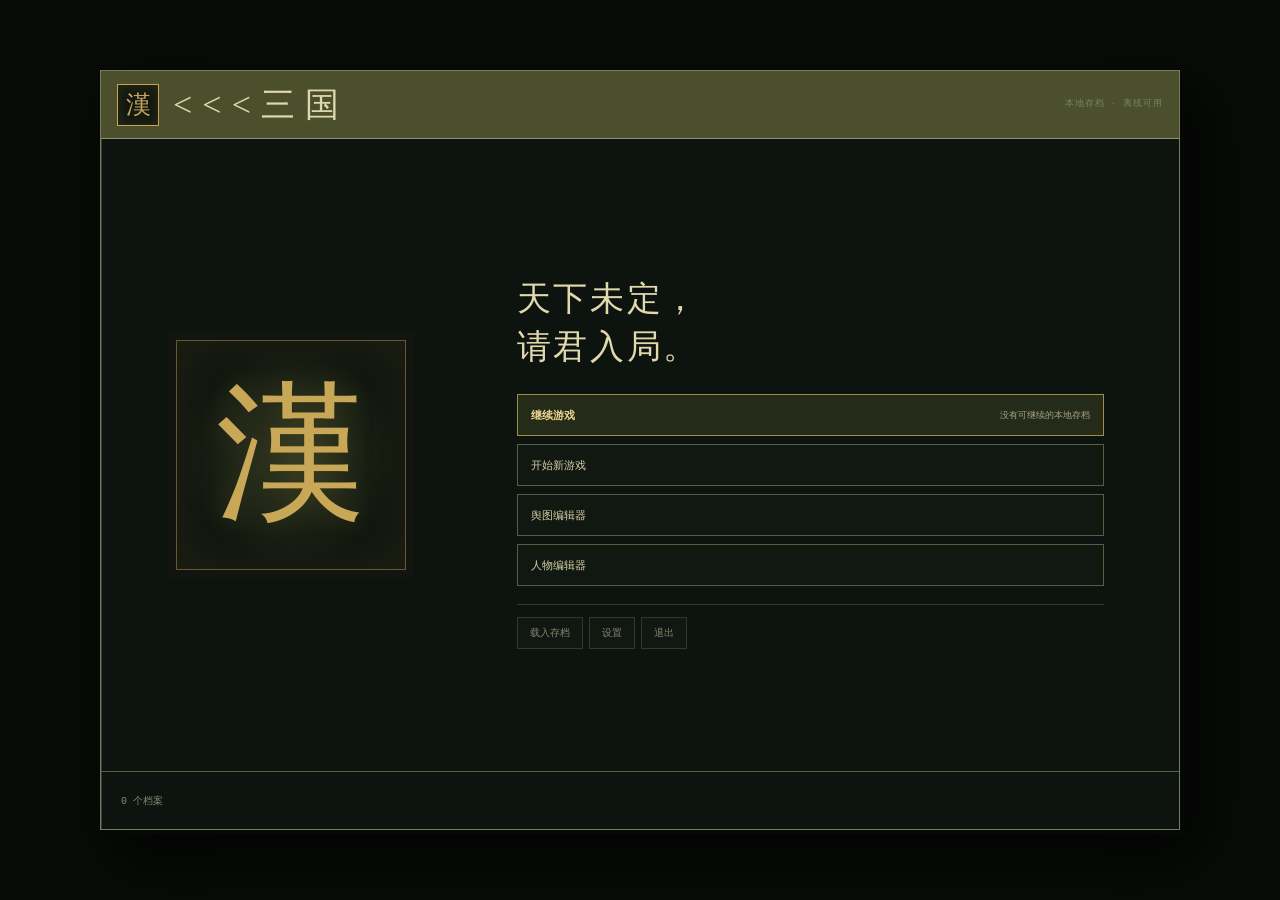
<file: index.html>
<!doctype html>
<html lang="zh-CN">
<head>
  <script>window.SANGUO_RUNTIME={staticHosting:true};</script>
  <meta charset="utf-8">
  <meta name="viewport" content="width=device-width, initial-scale=1">
  <meta name="theme-color" content="#10150f">
  <title>&lt;&lt;&lt;三国</title>
  <link rel="stylesheet" href="css/style.css?v=d7cbd65d2d">
  <link rel="stylesheet" href="css/observer.css?v=e7c976aad6">
  <link rel="stylesheet" href="css/ui-polish.css?v=c43adcc13a">
  <link rel="stylesheet" href="css/chronicle.css?v=95a0670966">
  <link rel="stylesheet" href="css/hierarchy.css?v=d520d9c8ba">
  <link rel="stylesheet" href="css/os-desktop.css?v=5094066e1c">
  <link rel="stylesheet" href="css/button-states.css?v=6ff4d60971">
  <link rel="stylesheet" href="css/court.css?v=ada86451e0">
  <link rel="stylesheet" href="css/motion.css?v=73fee53eb3">
  <script>try{if(sessionStorage.getItem("sanguo.active-session.v1"))document.documentElement.classList.add("resume-pending")}catch{}</script>
  <style id="bootGuard">.app-shell{visibility:hidden}.game-started .app-shell{visibility:visible}.start-screen{position:fixed;inset:0;z-index:100;display:grid;place-items:center;background:#080b08;color:#d5d0a6}.start-screen.hidden,html.resume-pending .start-screen{display:none}</style>
</head>
<body>
  <div class="scanlines" aria-hidden="true"></div>
  <section id="startScreen" class="start-screen" aria-label="开始游戏">
    <div class="start-terminal main-menu">
      <header class="menu-header"><span class="brand-mark">漢</span><div><h1>&lt;&lt;&lt;三国</h1></div><span class="menu-build">本地存档 · 离线可用</span></header>
      <section id="startHomeView" class="start-view menu-home"><div class="home-mark">漢</div><div class="home-copy"><h2>天下未定，<br>请君入局。</h2><div class="home-actions"><button id="continueGameButton" class="menu-primary">继续游戏 <span id="continueGameMeta">检查本地存档…</span></button><button data-start-view="new">开始新游戏</button><button id="openMapEditor" disabled data-tip="编辑据点与逐格手绘道路路径">舆图编辑器</button><button id="openOfficerEditor" data-tip="编辑剧本人物的能力、归属与生卒，开新局时生效">人物编辑器</button></div><div class="home-utilities"><button data-start-view="load">载入存档</button><button data-start-view="settings">设置</button><button data-start-view="exit">退出</button></div></div></section>
      <section id="startNewView" class="start-view campaign-flow" hidden>
        <nav class="campaign-steps" aria-label="开局步骤"><button data-campaign-step="1">一 · 选择剧本</button><button data-campaign-step="2" disabled>二 · 选择势力</button><button data-campaign-step="3" disabled>三 · 开局设置</button></nav>
        <div id="campaignSelect" class="campaign-select"><section id="startScenarioStep" class="campaign-pane"><div class="campaign-heading"><h2 tabindex="-1">选择剧本</h2><p id="scenarioStepHint">选择一段历史，进入天下局势。</p></div><div id="scenarioChoices" class="start-choices"><p class="start-loading">正在载入剧本目录……</p></div></section>
        <section id="startForceStep" class="campaign-pane" hidden><div class="campaign-heading"><h2 tabindex="-1">选择势力</h2><p id="campaignScenarioName"></p></div><div class="campaign-force-layout"><div id="campaignMinimap" class="campaign-minimap"><canvas id="campaignMinimapCanvas" role="img" aria-label="势力范围小地图"></canvas><div id="campaignMinimapTip" class="campaign-minimap-tip" hidden></div></div><div id="forceChoices" class="force-choices"></div><aside class="campaign-brief" aria-label="势力介绍"><h3 id="startBriefTitle"></h3><p id="startHistoricalBrief" class="start-historical-brief"></p><h4>阶段目标</h4><p id="startForceObjective"></p></aside></div></section></div>
        <section id="startSetupStep" class="campaign-pane" hidden><div class="campaign-heading"><h2 tabindex="-1">开局设置</h2><p>确认选择后开始战局。</p></div><div class="campaign-setup-layout"><section class="campaign-confirm"><span id="campaignLaunchDate"></span><h3 id="campaignLaunchTitle"></h3><p id="campaignLaunchStats"></p><p id="campaignLaunchBrief"></p></section><div class="settings-grid"><label>战局难度<select id="campaignDifficultyChoice"><option value="easy">宽松</option><option value="normal">标准</option><option value="hard">艰难</option></select></label><label>模拟速度<select id="campaignSpeedChoice"><option value="3000">3 秒/日</option><option value="1000">1 秒/日</option><option value="500">0.5 秒/日</option></select></label><label>战略倾向<select id="campaignModeChoice"><option value="historical">历史引导</option><option value="free">自由演化</option><option value="off">传统规则</option></select></label><label>整合节奏<select id="campaignTempoChoice"><option value="rapid">快速整合</option><option value="standard">标准整合</option></select></label><label>战局目标<select id="campaignVictoryChoice"><option value="political">政治统一</option><option value="military">军事统一</option><option value="regional">区域霸权</option></select></label><label>自动存档<select id="gameAutosavePeriod"><option value="day">每日</option><option value="xun">每旬</option><option value="month">每月</option><option value="quarter">每季度</option><option value="year">每年</option></select></label></div></div></section>
      </section>
      <section id="startLoadView" class="start-view save-view" hidden><div class="view-heading"><div><h2>载入本地存档</h2></div></div><div id="startSaveSlots" class="save-slots"></div></section>
      <section id="startSettingsView" class="start-view settings-view" hidden><div class="view-heading"><div><h2>游戏设置</h2></div></div><div class="settings-grid"><label>默认难度<select id="difficultyChoice"><option value="easy">宽松</option><option value="normal">标准</option><option value="hard">艰难</option></select></label><label>模拟速度<select id="observerDefaultSpeed"><option value="3000">3 秒/日</option><option value="1000">1 秒/日</option><option value="500">0.5 秒/日</option></select></label><label class="setting-check" hidden><input id="confirmEndTurn" type="checkbox">结束本日前再次确认</label><label class="setting-check setting-feature"><input id="chronicleEnabled" type="checkbox"><span><b>启用本方智能史官</b></span></label><label class="setting-check setting-feature"><input id="globalHistorianEnabled" type="checkbox"><span><b>启用全局智能史官</b></span></label></div></section>
      <section id="startExitView" class="start-view exit-view" hidden><div class="exit-card"><span class="brand-mark">終</span><h2>退出 &lt;&lt;&lt;三国</h2><p>当前进度已保存。</p><button data-start-view="home">返回主菜单</button></div></section>
      <footer class="start-footer"><span id="startSummary" aria-live="polite">等待选择</span><span class="menu-footer-actions"><button id="startBackButton" hidden>返回</button><label id="newSaveSlotWrap" class="new-save-slot" hidden>档案名称<input id="newSaveName" type="text" maxlength="60" placeholder="自动命名"></label><button id="startGameButton" hidden disabled>下一步</button></span></footer>
    </div>
  </section>
  <div class="app-shell">
    <header class="topbar panel-line">
      <div class="brand">
        <span class="brand-mark">漢</span>
        <div><h1>&lt;&lt;&lt;三国</h1></div>
      </div>
      <section class="turn-display">
        <div class="card-title"><span>历法</span></div>
        <div class="os-calendar-body">
          <div class="os-calendar-selectors">
            <span id="eraLabel">建安五年</span>
            <strong id="dateLabel">200年 1月 1日</strong>
          </div>
          <div class="os-calendar-cycle" id="calendarCycle">岁次 庚辰</div>
          <div class="os-calendar-days" id="calendarDays" aria-label="本月历法"></div>
          <span class="status-dot">● 筹划阶段</span>
        </div>
      </section>
    </header>

    <nav class="main-nav panel-line" aria-label="主菜单">
      <button id="mapHomeButton" class="active">战略舆图</button><button data-ledger="military">军政</button><button data-ledger="domestic">内治</button><button data-ledger="diplomacy">外交</button><button data-ledger="intelligence">情报</button><button data-ledger="officers">人物</button><button data-ledger="policy">政策</button><button id="courtButton" type="button" data-tip="汉庭：天子、朝局、官爵与诸侯向背">汉庭</button><button id="courtChartButton" type="button" data-tip="汉庭官制图：中央与地方官僚架构">官制</button><button id="forceCommandButton" type="button" data-tip="幕府：本势力官制图、方面大员、方针指令与汇报">幕府</button><button id="clanButton" type="button" data-tip="家族：世家、寒门与皇族后裔，族谱、庄园家眷及征辟">家族</button><button id="battleReportButton">战报</button><button id="reportButton">日报</button><button id="messageCenterButton" class="message-tray" type="button" data-tip="查看紧急与重要消息汇总">消息<b id="messageUnreadCount" hidden>0</b></button>
      <div id="observerControls" class="observer-controls" hidden><button id="observerToggle" type="button" aria-label="继续模拟"><svg viewBox="0 0 24 16" aria-hidden="true"><path d="M9 3L17 8L9 13Z"/></svg></button><button id="simulationSpeedButton" type="button" class="simulation-speed-button" aria-label="切换模拟速度"><svg viewBox="0 0 24 16" aria-hidden="true"><path d="M9 3L15 8L9 13Z"/></svg></button><select id="observerSpeed" aria-label="模拟速度" data-terminal-select="true" hidden><option value="3000" selected>3 秒/日</option><option value="1000">1 秒/日</option><option value="500">0.5 秒/日</option></select></div>
      <div class="nav-end save-tools"><button id="saveButton" data-tip="更新当前档案或另存为新档案">存档</button><button id="loadButton" data-tip="选择已保存的战局">读档</button><button id="gameSettingsButton" data-tip="调整游戏与自动保存设置">设置</button><button id="exitGameButton" data-tip="保存进度并返回主菜单">退出</button><button id="helpButton">帮助</button></div>
    </nav>

    <main class="workspace">
      <section id="resourcePanel" class="terminal-card resource-window" aria-label="势力资源">
        <div class="card-title"><span>府库</span></div>
        <div class="resource-window-body">
          <button type="button" data-resource-detail="gold" aria-label="查看钱币财政" data-tip="查看田租、商业税、收入来源占比与中央入库"><i>钱</i><b id="goldValue">0贯</b></button>
          <button type="button" data-resource-detail="food" aria-label="查看粮食财政" data-tip="查看秋收、收入来源占比、军需与运输损耗"><i>粮</i><b id="foodValue">0石</b></button>
          <button type="button" data-resource-detail="silk" aria-label="查看布帛财政" data-tip="查看布帛征收、收入来源占比与在途上缴"><i>帛</i><b id="silkValue">0品</b></button>
          <button type="button" data-resource-detail="labor" aria-label="查看徭役与工程" data-tip="查看徭役人日、生产占用与遣散"><i>役</i><b id="laborValue">0人日</b></button>
        </div>
      </section>
      <aside class="left-rail">
        <nav class="rail-tabs" aria-label="战略侧栏分组"><button class="active" data-rail-tab="factionPanel">我方</button><button data-rail-tab="selectionRailPanel">所选</button><button data-rail-tab="forcesRailPanel">群雄</button></nav>
        <section id="factionPanel" data-rail-panel class="terminal-card faction-card">
          <div class="card-title"><span>本势力</span></div>
          <div class="ruler-row"><div id="rulerSeal" class="portrait">曹</div><div><h2 id="rulerName">曹操</h2><p id="rulerTitle">势力君主</p></div></div>
          <div class="stat-grid"><button type="button" data-faction-view="domestic">城池<b id="playerCityCount">00</b></button><button type="button" data-faction-view="officers">武将<b id="playerOfficerCount">00</b></button><button type="button" data-faction-view="military">兵力<b id="playerSoldiers">0</b></button><span>民心<b>71</b></span></div>
        </section>

        <section id="selectionRailPanel" data-rail-panel class="terminal-card" hidden>
          <div class="card-title"><span>选中区域</span><small id="selectionKind">城市</small></div>
          <div id="selectionPanel" class="selection-panel"></div>
        </section>

        <section id="forcesRailPanel" data-rail-panel class="terminal-card compact-list" hidden>
          <div class="card-title"><span>天下态势</span></div>
          <nav class="world-tabs" aria-label="天下态势内容"><button id="worldForcesTab" type="button" class="active" data-world-tab="forces">天下</button><button id="worldReportTab" type="button" data-world-tab="report">日报</button></nav>
          <section class="world-tab-panel world-forces-panel" data-world-panel="forces"><div id="forceList"></div></section>
          <section class="world-tab-panel world-report-panel" data-world-panel="report" hidden>
            <p id="campaignObjective" class="campaign-objective"></p>
            <p id="turnReport" class="turn-report">暂无日报。提交命令后结束本日。</p>
          </section>
        </section>
      </aside>

      <section class="map-column">
        <div class="map-titlebar card-title"><span class="os-map-caption">战略舆图</span></div>
        <div class="map-toolbar panel-line" aria-label="舆图工具">
          <div class="layer-tabs" role="tablist" aria-label="地图模式">
            <button data-layer="terrain" class="active">地形</button>
            <button data-layer="political">势力</button><button data-layer="military" data-tip="军事：部队兵力条与组织度；小队可逐格突击、阻击、袭扰">军事</button>
            <button data-layer="province">州域</button>
            <button data-layer="commandery">郡域</button>
            <button data-layer="supply">补给</button><button data-layer="intel">情报</button><button data-layer="relation">关系</button><button data-layer="food">粮食</button><button data-layer="officers">武将</button><button data-layer="courtNominal" data-tip="汉庭名义控制区：奉汉、自立、化外；金边为朝廷所授州牧刺史之州">名义</button><button data-layer="courtActual" data-tip="汉庭实际控制区：按对挟天子者的服从分档">实控</button><button data-layer="mufu" data-tip="幕府辖区：各方面着色，悬停查看主公、州郡隶属">幕府</button><button data-layer="admin" data-tip="行政负荷：本方各郡按郡府与县廷的负荷着色，悬停查看太守、郡掾与县令">行政</button>
          </div>
          <div class="map-actions"><button id="zoomOut" aria-label="缩小" data-tip="缩小战略地图">−</button><span id="zoomLabel">100%</span><button id="zoomIn" aria-label="放大" data-tip="放大战略地图">＋</button><button id="centerMap" data-tip="恢复地图居中与默认缩放">归中</button></div>
        </div>
        <div class="map-frame" id="mapFrame">
          <canvas id="gameMap" aria-label="三国战略网格地图"></canvas>
          <div class="map-corner tl">┌</div><div class="map-corner tr">┐</div><div class="map-corner bl">└</div><div class="map-corner br">┘</div>
          <div id="mapTooltip" class="map-tooltip" hidden></div>
          <div class="map-compass" aria-hidden="true"><b>北</b><span>╱│╲<br>─┼─<br>╲│╱</span></div>
        </div>
        <div class="map-footer panel-line"><span id="cursorInfo">坐标 --,-- · 等待选择</span><span>拖动舆图 · 滚轮缩放 · 单击选择 · 双击查看城池</span></div>
        <div id="mapLegend" class="legend map-legend" aria-label="地图图例"></div>
      </section>

      <aside class="right-rail">
        <section id="commandsRailPanel" data-rail-panel class="terminal-card command-card">
          <div class="card-title"><span>军令</span></div>
          <div class="terminal-log" id="terminalLog" aria-live="polite">
            <p><span class="prompt">军师&gt;</span> 主公，请下达军令。</p>
          </div>
          <form id="commandForm" class="command-input">
            <header class="command-entry-header"><label for="commandText">命令输入</label><button id="commandBookButton" type="button" class="command-book-button" data-tip="按分类浏览全部可用命令并选择目标">命令簿</button></header>
            <div><span>&gt;</span><input id="commandText" autocomplete="off" placeholder="例：命夏侯惇领兵八千移驻官渡"><button type="submit">加入</button></div>
          </form>
          <div class="control-mode"><label for="controlMode">控制</label><select id="controlMode"><option value="manual">纯手动</option><option value="assist">军师辅助</option><option value="delegate">军师托管</option></select><span id="aiConnectionState">军师未连接</span><button id="aiSettingsButton">设置</button></div>
          <button id="askAdvisorButton" class="advisor-button" disabled>请军师筹划本日</button>
          <section id="ordersRailPanel" class="orders-pane order-card">
            <div class="orders-pane-title"><span>本日命令</span><small><b id="orderCount">0</b> / 8</small></div>
            <div id="orderQueue" class="order-queue"><p class="empty">尚无待执行命令</p></div>
            <div class="order-actions"><button id="clearOrders">清空</button><button id="endTurn" class="primary">暂停</button></div>
          </section>
        </section>
      </aside>
    </main>
    <footer><span>拖动地图 · 滚轮缩放 · 双击查看</span><span>版本 1.0.0</span></footer>
  </div>

  <dialog id="saveManagerDialog" class="save-manager-dialog">
    <div class="dialog-title"><span id="saveManagerTitle">本地存档</span><button data-close="saveManagerDialog">×</button></div>
    <div class="dialog-content"><p class="save-manager-note">自动保存更新当前档案。</p><div id="saveManagerActions" class="save-library-actions"><input id="gameSaveName" type="text" maxlength="60" aria-label="档案名称"><button id="updateCurrentSave">更新当前档案</button><button id="createSaveCopy">另存为新档案</button></div><div id="gameSaveSlots" class="save-slots game-save-slots"></div></div>
  </dialog>
  <dialog id="gameSettingsDialog" class="settings-dialog">
    <div class="dialog-title">游戏设置 <button data-close="gameSettingsDialog">×</button></div>
    <div class="dialog-content settings-grid"><label>模拟速度<select id="gameObserverSpeed"><option value="3000">3 秒/日</option><option value="1000">1 秒/日</option><option value="500">0.5 秒/日</option></select></label><label class="setting-check" hidden><input id="gameConfirmEndTurn" type="checkbox">结束本日前再次确认</label><label class="setting-check"><input id="gamePauseOnUrgent" type="checkbox">自动模拟遇紧急军情时暂停并弹出汇总</label><label class="setting-check"><input id="gameUiMotion" type="checkbox">界面动效（窗口浮现、按钮反馈等）</label><label class="setting-check setting-feature"><input id="gameChronicleEnabled" type="checkbox"><span><b>启用本方智能史官</b></span></label><label class="setting-check setting-feature"><input id="gameGlobalHistorianEnabled" type="checkbox"><span><b>启用全局智能史官</b></span></label><button id="returnTitleButton">保存进度并返回主菜单</button></div>
  </dialog>
  <dialog id="confirmTurnDialog" class="confirm-turn-dialog">
    <div class="dialog-title"><span>结束当前日</span></div><div class="dialog-content"><p>提交本日队列中的命令，并结算所有势力的行动？</p><div id="turnForecast" class="turn-forecast"></div><div class="confirm-actions"><button id="confirmTurnNo">继续筹划</button><button id="confirmTurnYes">提交并进入下一日</button></div></div>
  </dialog>
  <dialog id="helpDialog">
    <div class="dialog-title">系统帮助 <button id="closeHelp">×</button></div>
    <div class="dialog-content help-content"><section><h3>基本操作</h3><p>单击舆图选择据点，双击打开详情；拖动标题栏移动窗口，双击标题栏切换最大化，拖动右下角改变大小。</p></section><section><h3>每日模拟</h3><p>运行时逐日推进；暂停后查看府库与局势，安排任命或军事行动，继续后执行待办军令。任务栏右侧播放键暂停／继续；速度键单击循环切换 3、1、0.5 秒／日。</p><button id="openTurnMapButton" type="button">查看完整运行流程图</button></section><section><h3>快捷操作</h3><p>空格：暂停／继续；[／]：减速／加速；F1～F6：切换舆图；回车：所选城市详情；O：城市命令；M：规划行军；C：命令簿；B：战报；R：日报；I：情报；H：帮助；Esc：关闭最前窗口；Ctrl/⌘+S：保存。输入、命令编辑与事件抉择时不触发模拟快捷键。</p></section><details class="advanced-tools"><summary>高级工具</summary><button id="modToolsButton">打开数据与模组工具</button></details></div>
  </dialog>

  <dialog id="resourceDetailDialog" class="wide-dialog resource-detail-dialog">
    <div class="dialog-title"><span>府库收支</span><button data-close="resourceDetailDialog">×</button></div>
    <div id="resourceDetailContent" class="dialog-content resource-detail-content"></div>
  </dialog>

  <dialog id="detailDialog" class="wide-dialog">
    <div class="dialog-title"><span id="detailTitle">城市详情</span><button data-close="detailDialog">×</button></div>
    <div id="detailContent" class="dialog-content detail-content"></div>
  </dialog>

  <dialog id="commanderyDialog" class="wide-dialog">
    <div class="dialog-title"><span id="commanderyTitle">郡总览</span><button data-close="commanderyDialog">×</button></div>
    <div id="commanderyContent" class="dialog-content detail-content commandery-content"></div>
  </dialog>

  <dialog id="armyDetailDialog" class="wide-dialog">
    <div class="dialog-title"><span id="armyDetailTitle">军团详情</span><button data-close="armyDetailDialog">×</button></div>
    <div id="armyDetailContent" class="dialog-content detail-content"></div>
  </dialog>

  <dialog id="battleDetailDialog" class="wide-dialog">
    <div class="dialog-title"><span id="battleDetailTitle">战况</span><button data-close="battleDetailDialog">×</button></div>
    <div id="battleDetailContent" class="dialog-content detail-content"></div>
  </dialog>

  <dialog id="officerDetailDialog" class="wide-dialog">
    <div class="dialog-title"><span id="officerDetailTitle">人物详情</span><button data-close="officerDetailDialog">×</button></div>
    <div id="officerDetailContent" class="dialog-content detail-content"></div>
  </dialog>

  <dialog id="genealogyDialog" class="wide-dialog clan-dialog">
    <div class="dialog-title"><span id="genealogyTitle">人物族谱</span><button data-close="genealogyDialog">×</button></div>
    <div id="genealogyContent" class="dialog-content court-content clan-content"></div>
  </dialog>

  <dialog id="reportDialog" class="wide-dialog">
    <div class="dialog-title">日报档案 <span class="dialog-tools"><button id="openChronicleButton" hidden>史官月录</button><button data-close="reportDialog">×</button></span></div>
    <div id="reportHistory" class="dialog-content report-history"></div>
  </dialog>

  <dialog id="chronicleDialog" class="wide-dialog">
    <div class="dialog-title">史官档案 <button data-close="chronicleDialog">×</button></div>
    <nav class="chronicle-scopes" aria-label="史官档案范围"><button class="active" data-chronicle-scope="personal">本方月录</button><button data-chronicle-scope="global">天下季录</button></nav>
    <div id="chronicleHistory" class="dialog-content chronicle-history"></div><div id="globalChronicleHistory" class="dialog-content chronicle-history" hidden></div>
  </dialog>

  <dialog id="battleReportDialog" class="wide-dialog">
    <div class="dialog-title">战役档案 <button data-close="battleReportDialog">×</button></div>
    <div id="battleReportHistory" class="dialog-content report-history"></div>
  </dialog>

  <dialog id="courtDialog" class="wide-dialog court-dialog">
    <div class="dialog-title"><span>汉庭</span><button data-close="courtDialog">×</button></div>
    <div id="courtContent" class="dialog-content court-content"></div>
  </dialog>
  <dialog id="courtChartDialog" class="wide-dialog court-chart-dialog">
    <div class="dialog-title"><span>汉庭官制图</span><button data-close="courtChartDialog">×</button></div>
    <div id="courtChartContent" class="dialog-content court-chart-content"></div>
  </dialog>
  <dialog id="forceCommandDialog" class="wide-dialog force-command-dialog">
    <div class="dialog-title"><span>幕府</span><button data-close="forceCommandDialog">×</button></div>
    <div id="forceCommandContent" class="dialog-content court-content force-command-content"></div>
  </dialog>
  <dialog id="clanDialog" class="wide-dialog clan-dialog">
    <div class="dialog-title"><span>家族</span><button data-close="clanDialog">×</button></div>
    <div id="clanContent" class="dialog-content court-content clan-content"></div>
  </dialog>
  <dialog id="ledgerDialog" class="wide-dialog">
    <div class="dialog-title"><span id="ledgerTitle">军政档案</span><button data-close="ledgerDialog">×</button></div>
    <div id="ledgerContent" class="dialog-content ledger-content"></div>
  </dialog>

  <dialog id="commandDialog" class="command-dialog">
    <div class="dialog-title"><span id="commandDialogTitle">全军命令簿</span> <button data-close="commandDialog">×</button></div>
    <div class="command-browser"><nav id="commandCategories"></nav><section id="commandList"></section></div>
  </dialog>

  <dialog id="plannerDialog" class="wide-dialog">
    <div class="dialog-title"><span id="plannerTitle">军事规划</span><button data-close="plannerDialog">×</button></div>
    <form id="plannerForm" class="dialog-content planner-content"></form>
  </dialog>

  <dialog id="modToolsDialog" class="debug-dialog">
    <div class="dialog-title">数据与模组工具 <button data-close="modToolsDialog">×</button></div>
    <div class="dialog-content debug-tools">
      <section id="debugSummary"></section>
      <section><h3>模组加载报告</h3><div id="modReport"></div></section>
      <section><h3>剧本数据</h3><textarea id="scenarioEditor" class="json-editor" spellcheck="false" aria-label="剧本数据编辑器"></textarea></section>
      <div class="debug-actions"><button id="openOfficerEditorGame">人物编辑</button><button id="loadScenarioJson">载入当前数据</button><button id="validateScenarioJson">校验编辑内容</button><button id="downloadScenarioJson">导出剧本</button><button id="exportSaveJson">导出存档</button><button id="importSaveJson">导入存档</button><input id="saveFileInput" type="file" accept="application/json,.json" hidden><button id="copyDebugReport">复制报告</button></div>
      <pre id="debugOutput">等待操作。</pre>
    </div>
  </dialog>

  <dialog id="officerEditorDialog" class="wide-dialog officer-editor-dialog">
    <div class="dialog-title"><span data-officer-editor-title>人物编辑</span> <button data-close="officerEditorDialog">×</button></div>
    <div class="dialog-content officer-editor-content" data-officer-editor-body></div>
  </dialog>

  <dialog id="mapEditorDialog" class="wide-dialog map-editor-dialog">
    <div class="dialog-title"><span>舆图编辑</span> <button data-close="mapEditorDialog">×</button></div>
    <div class="dialog-content map-editor-content">
      <div class="map-editor-column"><div class="map-editor-board"><div class="map-editor-zoom" role="group" aria-label="地图缩放与移动"><button id="mapEditorZoomOut" type="button" aria-label="缩小地图">−</button><output id="mapEditorZoomValue">适配</output><button id="mapEditorZoomIn" type="button" aria-label="放大地图">＋</button><button id="mapEditorZoomFit" type="button">适配窗口</button><button id="mapEditorPanToggle" type="button" aria-pressed="false">拖动地图</button><input id="mapEditorFind" list="mapEditorFindList" placeholder="检索据点" aria-label="检索据点" spellcheck="false"><datalist id="mapEditorFindList"></datalist><span>Ctrl+滚轮缩放 · 空格/中键拖动</span></div><div class="map-editor-viewport"><div class="map-editor-canvas-wrap"><canvas id="mapEditorTerrain" aria-hidden="true"></canvas><canvas id="mapEditorReferenceCanvas" aria-hidden="true"></canvas><canvas id="mapEditorCanvas" tabindex="0" aria-label="舆图网格"></canvas><canvas id="mapEditorOverlay" aria-hidden="true"></canvas></div></div><p id="mapEditorHover" class="map-editor-hover">将光标移到舆图上查看格子信息。</p></div></div>
      <aside class="map-editor-side">
        <section><h3>编辑工具</h3>
          <div class="map-editor-tools" role="group" aria-label="舆图编辑工具">
            <button id="mapEditorToolLayer" class="active">地形</button>
            <button id="mapEditorToolProvince" data-tip="查看按郡属州自动合成的州域">州域</button>
            <button id="mapEditorToolCommandery">郡域</button>
            <button id="mapEditorToolCity">据点</button>
            <button id="mapEditorToolRoad">道路</button>
            <button id="mapEditorToolRiver">河流</button>
          </div>
          <p id="mapEditorToolHint" class="map-editor-info">选择图层与取值，在舆图上按住拖拽绘制。</p>
        </section>
        <div class="map-editor-side-scroll">
        <section id="mapEditorGridSection"><h3>地图网格</h3><div class="map-editor-actions"><button id="mapEditorResize100" type="button" data-tip="同步映射地形、州郡、据点、县治、道路与河流">转换为100×100</button></div></section>
        <section id="mapEditorReferenceSection"><h3>参考底图</h3>
          <p id="mapEditorReferenceInfo" class="map-editor-info">未添加底图</p>
          <div class="map-editor-actions"><button id="mapEditorReferenceAdd" type="button">添加底图</button><button id="mapEditorReferenceRemove" type="button" disabled>移除底图</button></div>
          <input id="mapEditorReferenceFile" type="file" accept="image/png,image/jpeg,image/webp,image/bmp,.bmp" hidden>
          <div id="mapEditorReferenceControls" hidden>
            <label class="map-editor-region-fill"><input id="mapEditorReferenceVisible" type="checkbox" checked>显示底图</label>
            <label>底图不透明度（%）<input id="mapEditorReferenceOpacity" type="range" min="0" max="100" value="65"></label>
            <label>底图缩放（%）<input id="mapEditorReferenceScale" type="number" min="10" max="1000" step="1" value="100"></label>
            <div class="map-editor-coords"><label>横向位置（格）<input id="mapEditorReferenceX" type="number" step="0.1" value="0"></label><label>纵向位置（格）<input id="mapEditorReferenceY" type="number" step="0.1" value="0"></label></div>
            <div class="map-editor-actions"><button id="mapEditorReferenceAdjust" type="button" aria-pressed="false">调整底图</button><button id="mapEditorReferenceReset" type="button">底图居中</button></div>
            <p class="map-editor-info">调整时拖动底图、滚轮缩放；完成后描绘地图。</p>
          </div>
        </section>
        <section id="mapEditorScenarioSection"><h3>剧本地图</h3><p id="mapEditorScenarioStatus" class="map-editor-info">原始地图</p><div class="map-editor-actions"><button id="mapEditorLoadScenario">载入已保存地图</button><button id="mapEditorResetScenario">恢复原始地图</button></div></section>
        <section id="mapEditorDraftNotice" hidden><h3>未应用的草稿</h3><p class="map-editor-info">这张舆图有上次保存的编辑草稿。</p><div class="map-editor-actions"><button id="mapEditorRestoreDraft" type="button">恢复草稿</button><button id="mapEditorDiscardDraft" type="button">放弃旧草稿</button></div></section>
        <section><h3>显示元素</h3>
          <div class="map-editor-elements" id="mapEditorElements" role="group" aria-label="舆图显示元素">
            <label><input type="checkbox" id="mapEditorElementGrid" data-editor-element="grid" checked>网格</label>
            <label><input type="checkbox" id="mapEditorElementCities" data-editor-element="cities" checked>据点</label>
            <label><input type="checkbox" id="mapEditorElementRoads" data-editor-element="roads">道路</label>
            <label><input type="checkbox" id="mapEditorElementCounties" data-editor-element="counties">县治</label>
            <label><input type="checkbox" id="mapEditorElementWaterways" data-editor-element="waterways" checked>水道</label>
            <label><input type="checkbox" id="mapEditorElementLandmarks" data-editor-element="landmarks" checked>地标</label>
            <label><input type="checkbox" id="mapEditorElementProvinceBorders" data-editor-element="provinceBorders">州界</label>
            <label><input type="checkbox" id="mapEditorElementCommanderyBorders" data-editor-element="commanderyBorders">郡界</label>
          </div>
        </section>
        <section id="mapEditorPanelLayer"><h3 id="mapEditorLayerTitle">地形图层</h3>
          <label class="map-editor-layer-select" hidden>编辑图层<select id="mapEditorLayer"><option value="terrain">地形</option><option value="province">州域</option><option value="commandery">郡域</option></select></label>
          <label id="mapEditorRegionNameRow" hidden>新增区域名称<input id="mapEditorRegionName" spellcheck="false" placeholder="输入州名或郡名"></label>
          <div class="map-editor-actions" id="mapEditorRegionActions" hidden><button id="mapEditorAddRegion" type="button">加入区域列表</button><label class="map-editor-region-fill"><input id="mapEditorRegionFill" type="checkbox">点击改整片相连区域</label></div>
          <label id="mapEditorBrushValueRow">笔刷取值<select id="mapEditorValue"></select></label>
          <div id="mapEditorPickCommanderyRow" class="map-editor-actions" hidden><button id="mapEditorPickCommandery" type="button" hidden aria-pressed="false">点选郡域</button></div>
          <label id="mapEditorBrushSizeRow">笔刷宽度<select id="mapEditorBrushSize"><option value="1">1 格</option><option value="3">3 格</option><option value="5">5 格</option></select></label>
          <div id="mapEditorProvinceAssignment" hidden>
            <label>郡域<select id="mapEditorAssignmentCommandery"></select></label>
            <label>所属州<select id="mapEditorCommanderyProvince"></select></label>
            <div class="map-editor-actions"><button id="mapEditorAssignProvince" type="button">调整郡属州</button></div>
          </div>
          <p id="mapEditorRegionHint" class="map-editor-info">按住 Alt 点击取值 · 每次拖绘可整笔撤销</p>
          <div id="mapEditorLayerActions" class="map-editor-actions"><button id="mapEditorFill">整层填充</button><button id="mapEditorResetLayer">还原本层</button></div>
        </section>
        <section id="mapEditorPanelCity" hidden><h3>据点</h3>
          <label>据点<select id="mapEditorCity"></select></label>
          <label>名称<input id="mapEditorCityName" spellcheck="false"></label>
          <label>所属势力<select id="mapEditorCityForce"></select></label>
          <label>郡属（按坐标）<input id="mapEditorCityCommandery" readonly></label>
          <label>州属（按坐标）<input id="mapEditorCityProvince" readonly></label>
          <div class="map-editor-coords"><label>据点类型<select id="mapEditorCityType"><option value="city">县邑</option><option value="pass">关隘</option><option value="ford">渡口</option></select></label><label>等级<input id="mapEditorCityLevel" type="number" min="1" max="5" step="1"></label></div>
          <div class="map-editor-coords"><label>坐标 X<input id="mapEditorCityX" type="number" min="0" step="1"></label><label>坐标 Y<input id="mapEditorCityY" type="number" min="0" step="1"></label></div>
          <div class="map-editor-coords"><label>人口<input id="mapEditorCityPopulation" type="number" min="0" step="1000"></label><label>守军<input id="mapEditorCityGarrison" type="number" min="0" step="100"></label></div>
          <div class="map-editor-coords"><label>农产<input id="mapEditorCityAgriculture" type="number" min="0" max="100" step="1"></label><label>商业<input id="mapEditorCityCommerce" type="number" min="0" max="100" step="1"></label></div>
          <label>治安<input id="mapEditorCityOrder" type="number" min="0" max="100" step="1"></label>
          <p id="mapEditorCityInfo" class="map-editor-info"></p>
          <div class="map-editor-actions"><button id="mapEditorLocateCity">定位据点</button><button id="mapEditorMoveCity" aria-pressed="false">移动据点</button><button id="mapEditorAddCity">新增据点</button><button id="mapEditorSaveCity">保存据点</button><button id="mapEditorDiscardCityForm">还原表单</button><button id="mapEditorRemoveCity">删除据点</button></div>
        </section>
        <section id="mapEditorPanelRoad" hidden><h3>道路路径</h3>
          <label>道路<select id="mapEditorRoadSelect"></select></label>
          <div class="map-editor-coords"><label>起点<select id="mapEditorRoadFrom"></select></label><label>终点<select id="mapEditorRoadTo"></select></label></div>
          <div class="map-editor-actions"><button id="mapEditorRoadConnect">建立通行关系</button><button id="mapEditorRoadDisconnect">断开并删路</button></div>
          <div class="map-editor-actions"><button id="mapEditorRoadDraw">绘制／重画</button><button id="mapEditorRoadUndoPoint">撤销路径点</button><button id="mapEditorRoadFinish">完成并保存</button><button id="mapEditorRoadCancel">取消</button></div>
          <div class="map-editor-actions"><button id="mapEditorRoadAdjust" aria-pressed="false">调整节点</button><button id="mapEditorRoadDelete">删除所选道路</button><button id="mapEditorRoadClear">清空全部道路</button></div>
          <p id="mapEditorRoadInfo" class="map-editor-info">选择起点和终点后绘制，按住拖动可连续铺路；沿末端返回可撤回路径。</p>
        </section>
        <section id="mapEditorPanelRiver" hidden><h3>河流路径</h3>
          <label>河流<select id="mapEditorRiverSelect"></select></label>
          <label>名称<input id="mapEditorRiverName" spellcheck="false" maxlength="40"></label>
          <div class="map-editor-actions"><button id="mapEditorRiverDraw">绘制／重画</button><button id="mapEditorRiverRename">保存名称</button><button id="mapEditorRiverAdjust" aria-pressed="false">调整节点</button></div>
          <div class="map-editor-actions"><button id="mapEditorRiverUndoPoint">撤销路径点</button><button id="mapEditorRiverFinish">完成并保存</button><button id="mapEditorRiverCancel">取消</button></div>
          <div class="map-editor-actions"><button id="mapEditorRiverDeletePoint">删除所选节点</button><button id="mapEditorRiverDelete">删除所选河流</button><button id="mapEditorRiverClear">清空全部河流</button></div>
          <p id="mapEditorRiverInfo" class="map-editor-info">点击落点或拖动绘制；调整节点时可拖动方形控制点。</p>
        </section>
        <section><h3>导入与导出</h3>
          <div class="map-editor-actions"><button id="mapEditorExportPatch">导出地图补丁</button><button id="mapEditorExportScenario">导出完整剧本</button><button id="mapEditorImportFile">导入文件</button><button id="mapEditorImport">导入下方内容</button><button id="mapEditorCopyJson">复制内容</button></div>
          <input id="mapEditorFile" type="file" accept=".json,application/json" hidden>
          <textarea id="mapEditorJson" class="json-editor" spellcheck="false" aria-label="舆图 JSON"></textarea>
        </section>
        </div>
        <section class="map-editor-footer"><output id="mapEditorStatus" aria-live="polite">没有未应用改动</output><div class="map-editor-actions"><button id="mapEditorUndo" data-tip="撤销上一次编辑（Ctrl 或 ⌘ Z）">撤销</button><button id="mapEditorRedo" data-tip="重做（Ctrl 或 ⌘ Shift Z）">重做</button><button id="mapEditorValidate">校验舆图</button><button id="mapEditorApply">应用到当前局</button></div><pre id="mapEditorOutput" aria-live="polite">等待操作。</pre></section>
      </aside>
    </div>
  </dialog>

  <dialog id="eventDialog" class="event-dialog">
    <div class="dialog-title"><span>天下事件</span></div>
    <div class="event-window-body">
      <div class="event-seal">策</div>
      <small id="eventKind">历史事件</small>
      <h2 id="eventTitle">天下有变</h2>
      <p id="eventText"></p>
      <div id="eventLocation" class="event-location"></div>
      <div id="eventChoices" class="event-choices"></div>
    </div>
  </dialog>

  <dialog id="messageCenterDialog" class="wide-dialog message-center-dialog">
    <div class="dialog-title">消息汇总 <button data-close="messageCenterDialog">×</button></div>
    <div class="dialog-content">
      <div class="message-center-tools"><label>显示<select id="messageLevelFilter"><option value="2">重要及紧急</option><option value="3">只看紧急</option></select></label><button id="messageMarkRead" type="button">全部标为已读</button></div>
      <div id="messageCenterList" class="message-center-list"></div>
    </div>
  </dialog>

  <dialog id="turnBriefingDialog" class="turn-briefing-dialog">
    <div class="dialog-title"><span>本日简报</span><button id="closeTurnBriefing" type="button">×</button></div>
    <div class="turn-briefing-body">
      <small id="turnBriefingDate" class="briefing-date"></small>
      <h2>上一日回顾</h2>
      <section id="turnBriefingAlertsSection" class="briefing-alerts" hidden><h3>军情要报</h3><div id="turnBriefingAlerts"></div></section>
      <section><h3>已下达命令</h3><div id="turnBriefingOrders"></div></section>
      <section><h3>府库与兵民变化</h3><div id="turnBriefingResources"></div></section>
      <section><h3>命令反馈</h3><div id="turnBriefingFeedback"></div></section>
      <section><h3>相关军事行动</h3><div id="turnBriefingMilitary"></div></section>
    </div>
    <div class="turn-briefing-footer"><button id="ackTurnBriefing" type="button">阅毕，进入本日</button></div>
  </dialog>

  <dialog id="aiDialog" class="wide-dialog ai-dialog">
    <div class="dialog-title">军师连接 <button data-close="aiDialog">×</button></div>
    <div class="dialog-content">
      <p class="ai-security">模型密钥只由本机网关读取，不会发送到游戏页面。</p>
      <label>网关地址<input id="aiEndpoint" value="http://127.0.0.1:8787" spellcheck="false"></label>
      <div class="ai-actions"><button id="aiConnectButton">连接并检测</button><button id="aiDisconnectButton">断开</button><span id="aiHealthText">尚未检测</span></div>
      <section><h3>本日建议</h3><div id="aiSuggestions"><p class="empty">连接后可请军师筹划；辅助模式不会自动加入命令。</p></div></section>
      <label>给军师的战略指令<textarea id="aiInstruction" rows="3" maxlength="1000" placeholder="例如：先守住许昌，不要主动宣战；优先整顿补给。"></textarea></label>
      <button id="aiInstructionButton" class="advisor-button">按此意图重新筹划</button>
      <section><h3>工具审计</h3><div id="aiAudit"><p class="empty">暂无调用。</p></div></section>
    </div>
  </dialog>

  <dialog id="gameOverDialog" class="game-over-dialog">
    <div class="dialog-title"><span>战局终了</span></div>
    <div class="game-over-window-body">
      <div class="game-over-seal" id="gameOverSeal">統</div>
      <h2 id="gameOverTitle">天下归定</h2>
      <p id="gameOverText"></p>
      <div id="gameOverStats" class="game-over-stats"></div>
      <button id="continueCampaignGame" hidden>继续征服</button><button id="restartGame">重新开局</button>
    </div>
  </dialog>

  <div id="toast" class="toast" role="status" aria-live="polite"></div>
  <div id="uiTooltip" class="ui-tooltip" role="tooltip" hidden></div>

  <script src="js/data/command-catalog.js?v=885bbd84ee"></script>
  <script src="js/data/game-data.js?v=35f9cdf9c1"></script>
  <script src="js/data/offline-data.generated.js?v=9f7436441f"></script>
  <script src="js/core/data-loader.js?v=eefd4033d3"></script>
  <script src="js/core/game-clock.js?v=320d75a5c4"></script>
  <script src="js/core/simulation-clock.js?v=e1c04e8ed0"></script>
  <script src="js/core/fiscal-system.js?v=71c70b8c87"></script>
  <script src="js/core/rule-engine.js?v=c14ea686ad"></script>
  <script src="js/core/engine/movement.js?v=41cc6e015d"></script>
  <script src="js/core/engine/siege.js?v=496c6c56a4"></script>
  <script src="js/core/engine/diplomacy.js?v=f8a94cf20a"></script>
  <script src="js/core/engine/events.js?v=c642bec2a8"></script>
  <script src="js/core/engine/ai.js?v=f02dd10178"></script>
  <script src="js/core/engine/administration.js?v=05377aca3a"></script>
  <script src="js/core/engine/projects.js?v=18fe554b4b"></script>
  <script src="js/core/engine/office-effects.js?v=4ac169a452"></script>
  <script src="js/core/engine/army-offices.js?v=72cb050e4d"></script>
  <script src="js/core/engine/offices.js?v=9a397401af"></script>
  <script src="js/core/engine/court.js?v=f32302e228"></script>
  <script src="js/core/engine/court-edicts.js?v=059f10593e"></script>
  <script src="js/core/engine/court-crisis.js?v=124c997129"></script>
  <script src="js/core/engine/battle.js?v=941c293f74"></script>
  <script src="js/core/engine/skirmish.js?v=3539d3fc30"></script>
  <script src="js/core/engine/logistics.js?v=c70fba5e06"></script>
  <script src="js/core/engine/population.js?v=92b994e11b"></script>
  <script src="js/core/engine/clans.js?v=8204086353"></script>
  <script src="js/core/engine/family-dynamics.js?v=e2acd93aeb"></script>
  <script src="js/core/engine/families.js?v=230d8a4fd6"></script>
  <script src="js/core/engine/family-migration.js?v=040f315993"></script>
  <script src="js/core/engine/command.js?v=4ce7d82604"></script>
  <script src="js/core/engine/politics.js?v=40575e6871"></script>
  <script src="js/core/ai-bridge.js?v=e49d49e48a"></script>
  <script src="js/core/mcp-adapter.js?v=07c6d784f2"></script>
  <script src="js/core/ai-controller.js?v=0323068a31"></script>
  <script src="js/core/save-library.js?v=8e2b069ba8"></script>
  <script src="js/core/game-state.js?v=dfef0189ee"></script>
  <script src="js/core/map-grid.js?v=c7d347eb25"></script>
  <script src="js/core/map-editor-drafts.js?v=66bcee7186"></script>
  <script src="js/core/scenario-map-store.js?v=81629f44d5"></script>
  <script src="js/core/scenario-officer-store.js?v=00a1f6ae1a"></script>
  <script src="js/ui/map-view.js?v=0e802585f9"></script>
  <script src="js/ui/map-editor-reference.js?v=1abff8a11b"></script>
  <script src="js/ui/map-editor.js?v=8e6f205fec"></script>
  <script src="js/ui/officer-editor.js?v=fa617e6107"></script>
  <script src="js/ui/terminal-select.js?v=8558987211"></script>
  <script src="js/ui/fiscal-ui.js?v=bf36e6c43e"></script>
  <script src="js/ui/court-ui.js?v=771f0948d3"></script>
  <script src="js/ui/population-ui.js?v=e600a66915"></script>
  <script src="js/ui/clan-ui.js?v=f9873d121a"></script>
  <script src="js/ui/admin-chart-ui.js?v=fce52e9d02"></script>
  <script src="js/ui/command-ui.js?v=35adedfd21"></script>
  <script src="js/ui/command-planner.js?v=10966f161d"></script>
  <script src="js/ui/button-feedback.js?v=4866e2dd45"></script>
  <script src="js/ui/keyboard-shortcuts.js?v=b301a5a012"></script>
  <script src="js/ui/simulation-speed-control.js?v=286b6b6e76"></script>
  <script src="js/ui/message-center.js?v=a56caaf5e6"></script>
  <script src="js/ui/app/registry.js?v=3c90df7096"></script>
  <script src="js/ui/app/start-screen.js?v=7e4d25f07a"></script>
  <script src="js/ui/app/command-book.js?v=bb295ed8d8"></script>
  <script src="js/ui/app/resources.js?v=cb1b0197a6"></script>
  <script src="js/ui/app/reports.js?v=7095f1dcd9"></script>
  <script src="js/ui/app/court-windows.js?v=504701c167"></script>
  <script src="js/ui/app/force-command-window.js?v=0a262ac903"></script>
  <script src="js/ui/app/campaign-ui.js?v=489b56791e"></script>
  <script src="js/ui/app/ledgers.js?v=30cfbc2308"></script>
  <script src="js/ui/app/mod-tools.js?v=5b02fa3dce"></script>
  <script src="js/ui/app/field-operations.js?v=01c8961ff0"></script>
  <script src="js/ui/app/planners.js?v=6f6653c0dd"></script>
  <script src="js/ui/app/commandery-detail.js?v=c53bbb9912"></script>
  <script src="js/ui/app/city-detail.js?v=2b5f73faf5"></script>
  <script src="js/ui/app/army-detail.js?v=ed335a6f3c"></script>
  <script src="js/ui/app/battle-detail.js?v=3743e48eb3"></script>
  <script src="js/ui/app/officers.js?v=124d8b9e63"></script>
  <script src="js/ui/app/clan-window.js?v=1d391565f0"></script>
  <script src="js/ui/app/ai-panel.js?v=a5838d629e"></script>
  <script src="js/ui/app.js?v=491ed87a38"></script>
  <script src="js/ui/desktop-context-menu.js?v=0f1f4d6702"></script>
  <script src="js/ui/os-window-manager.js?v=c6af27fe2e"></script>
</body>
</html>
</file>
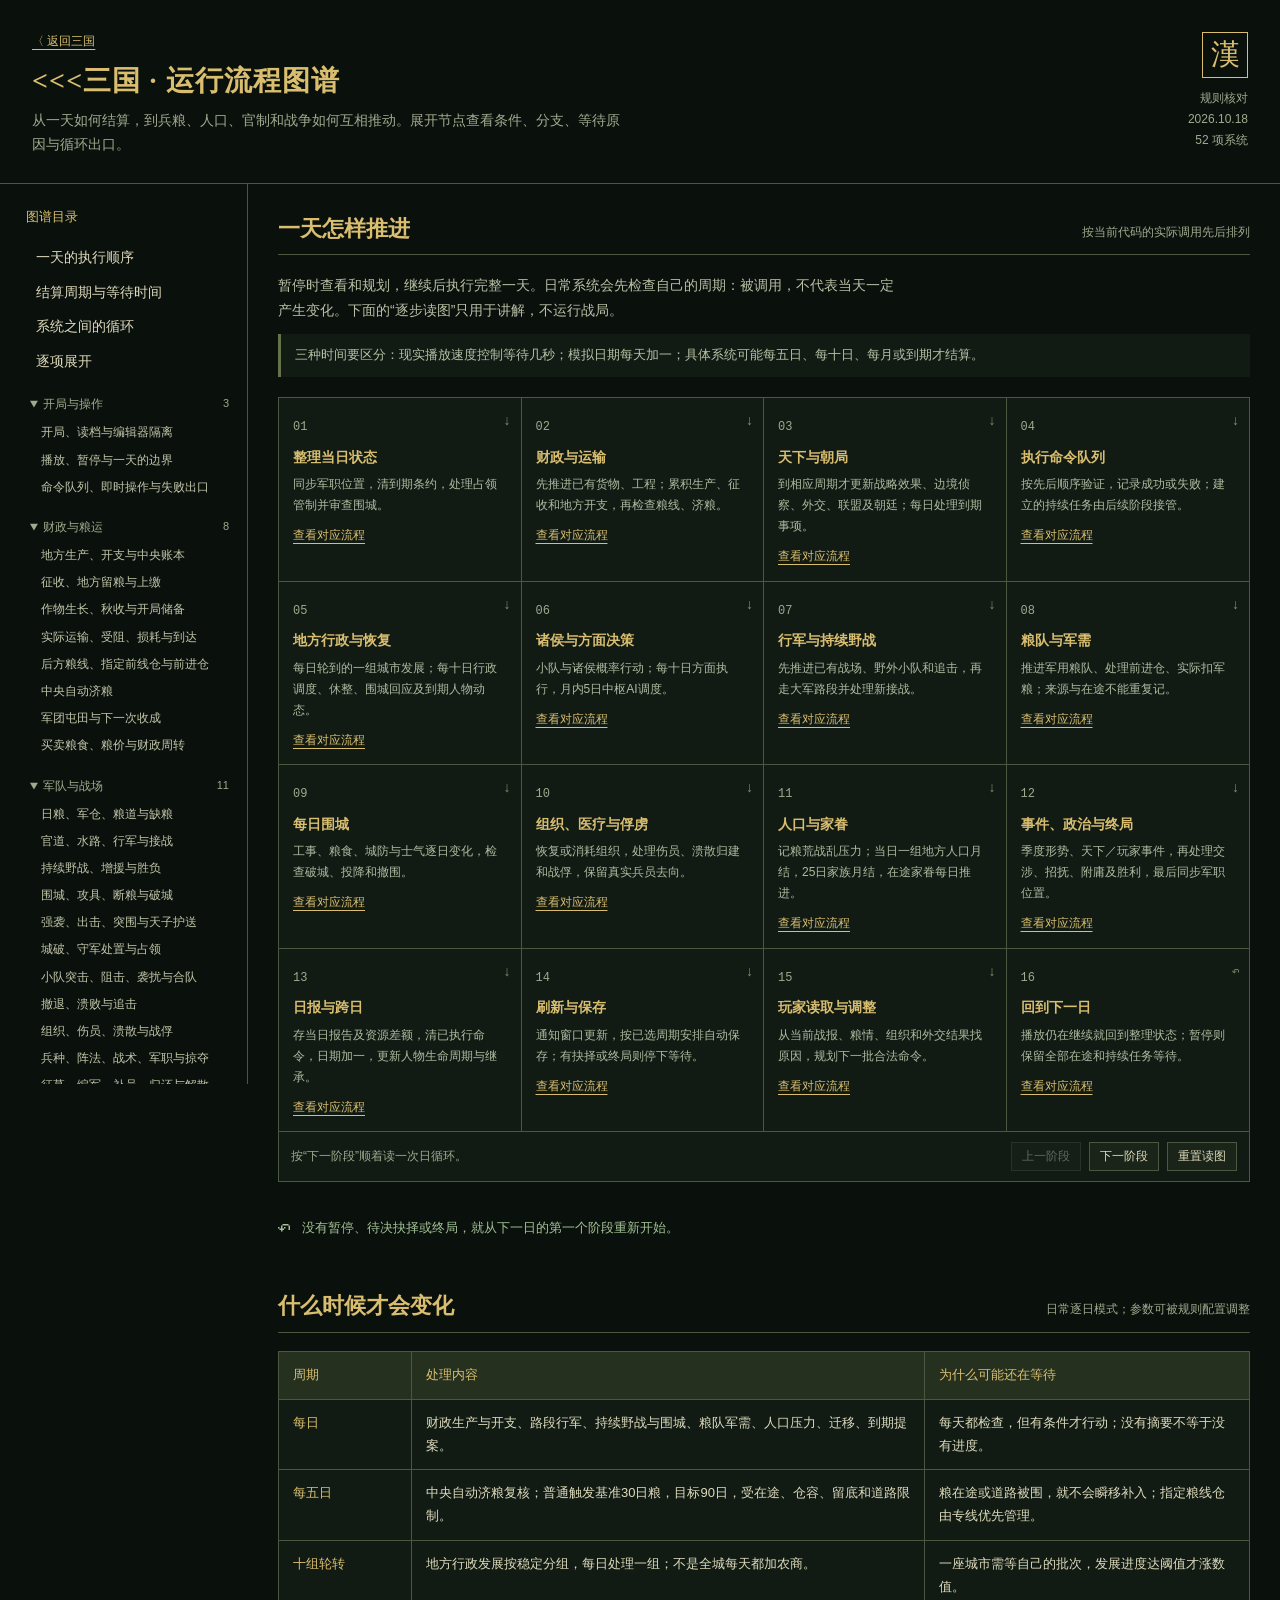
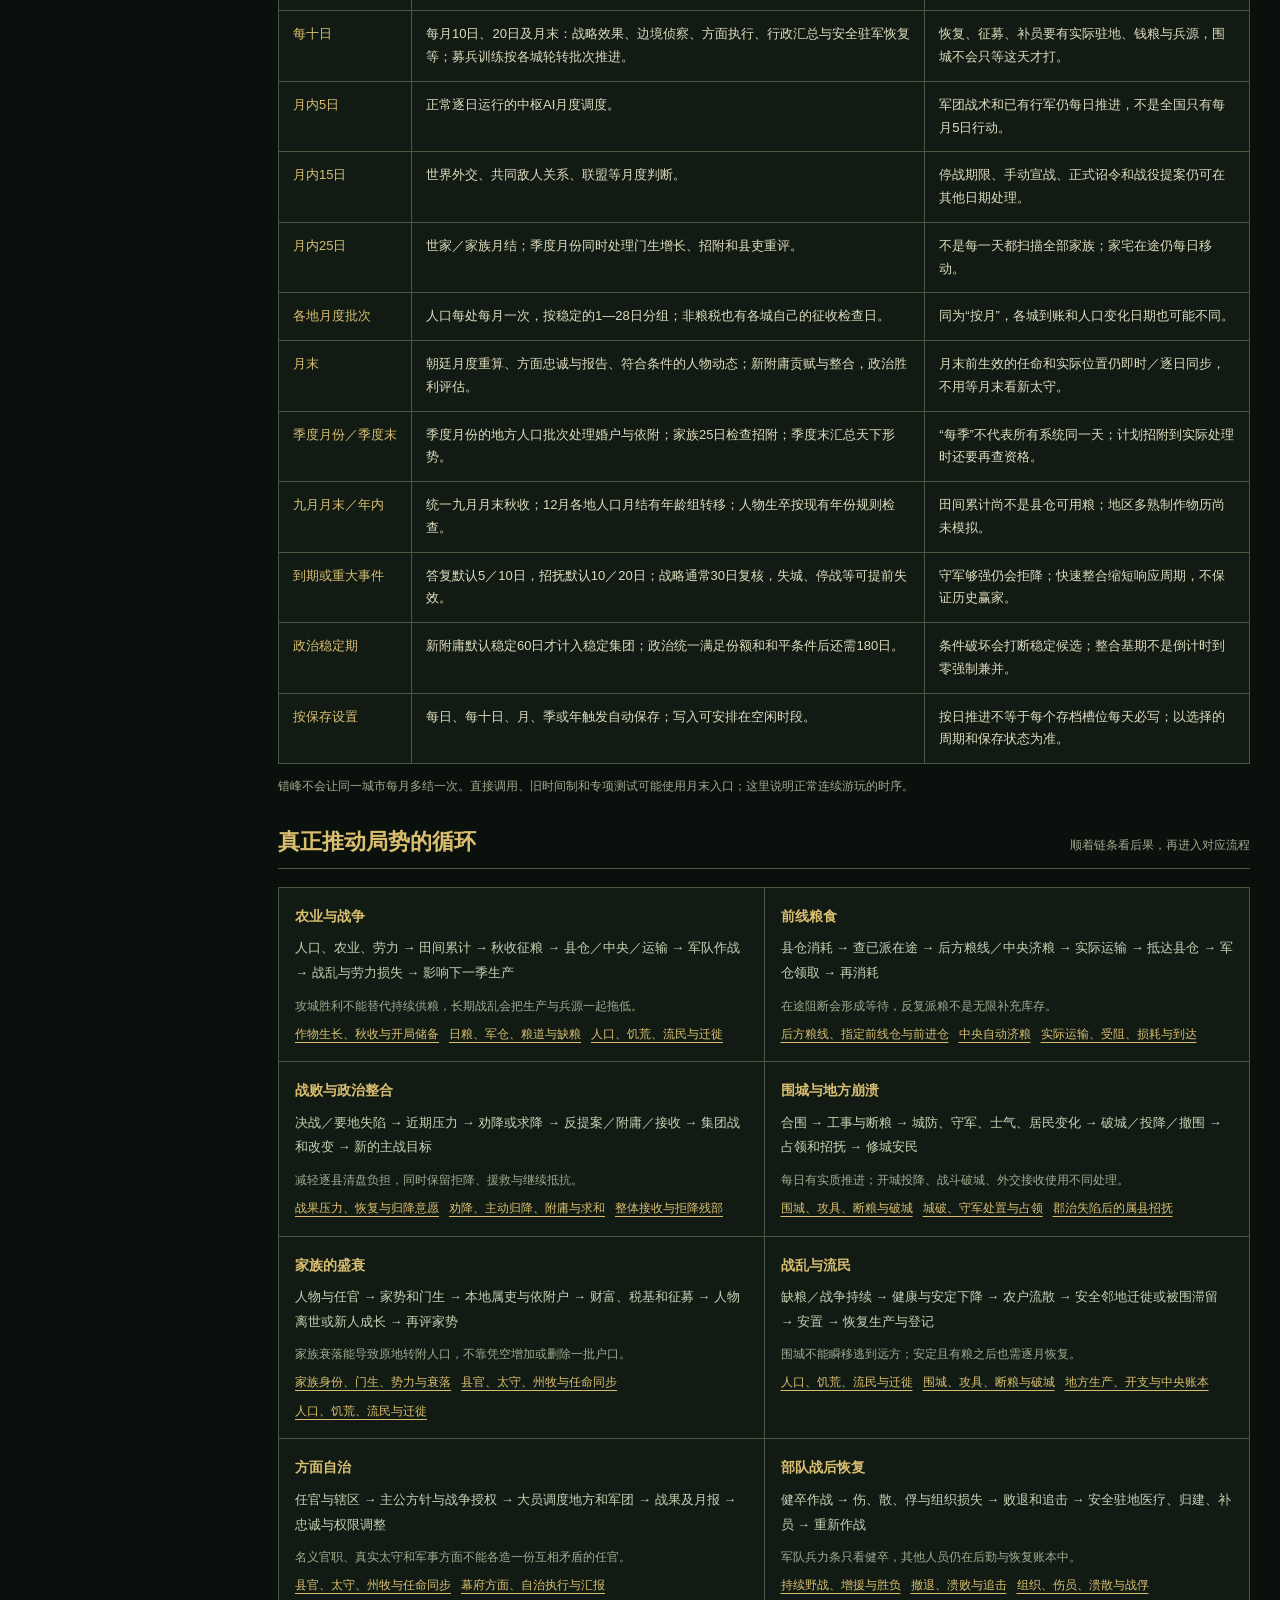
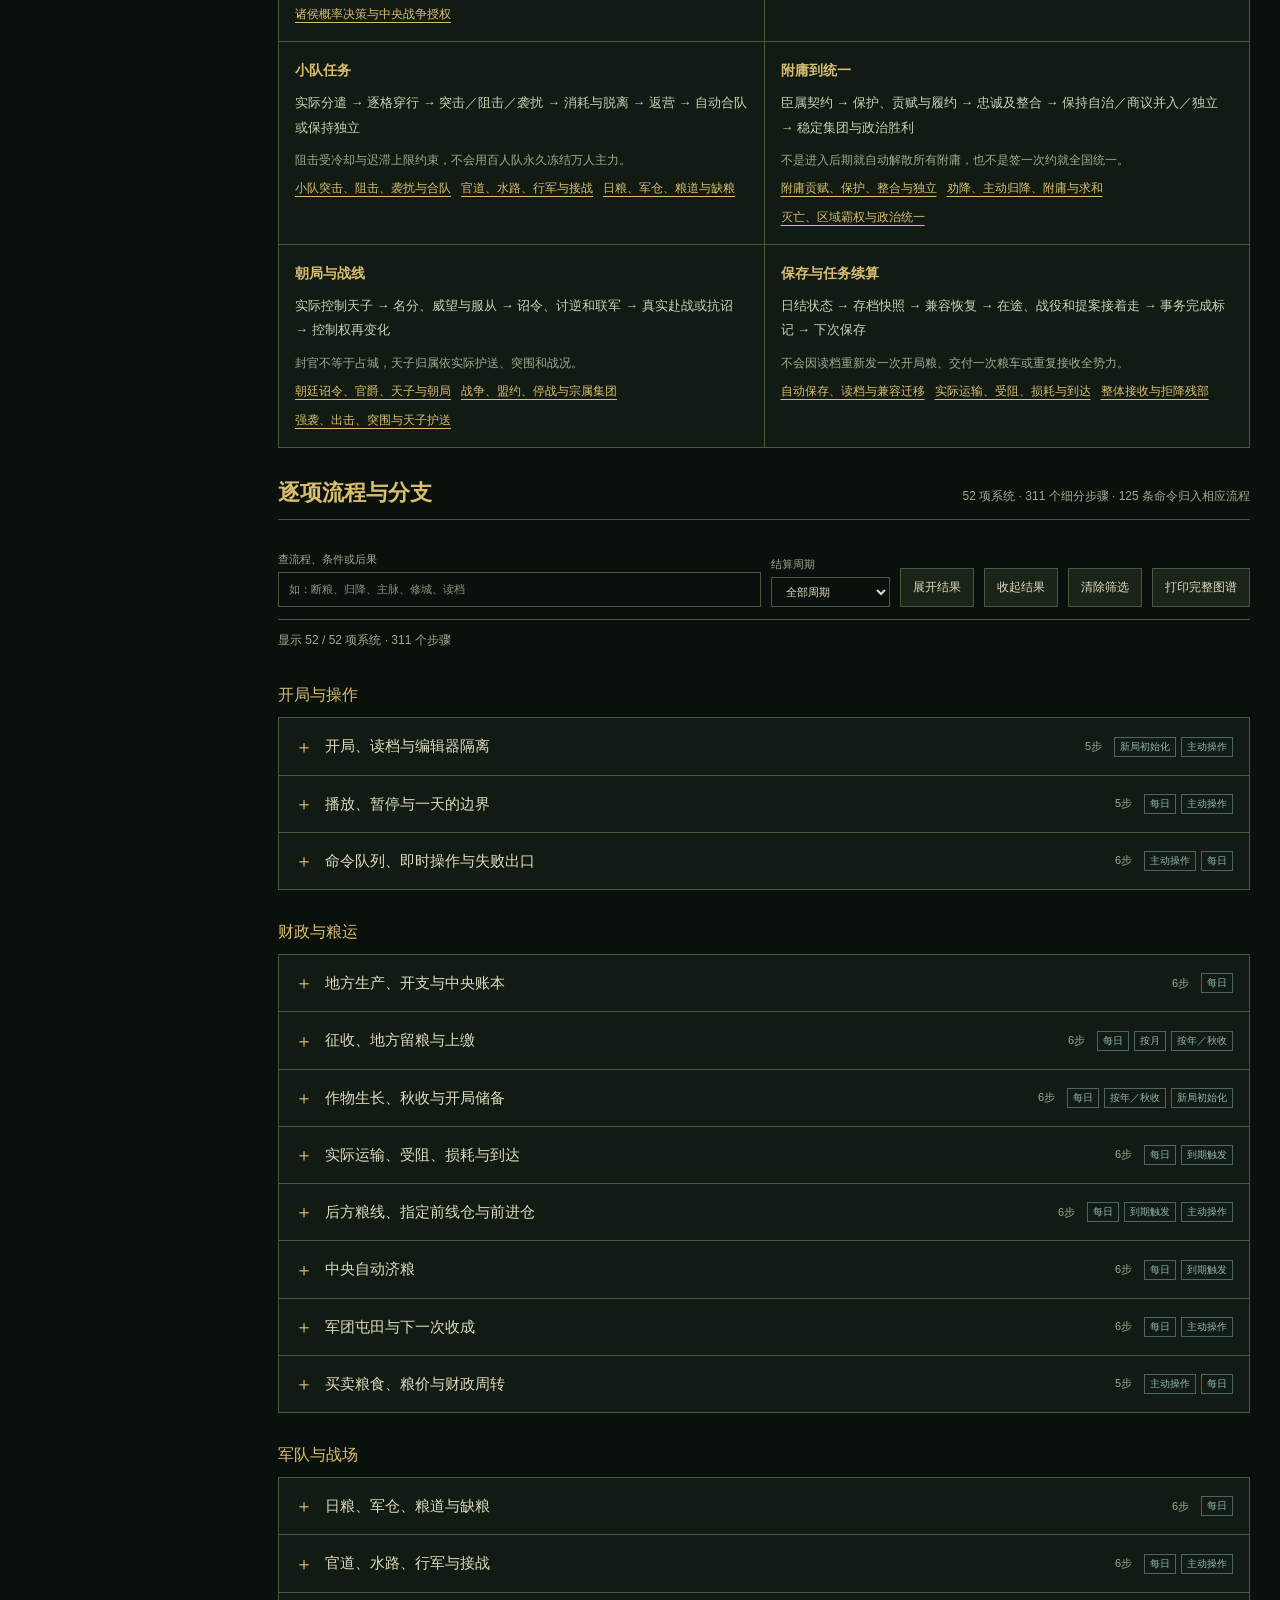
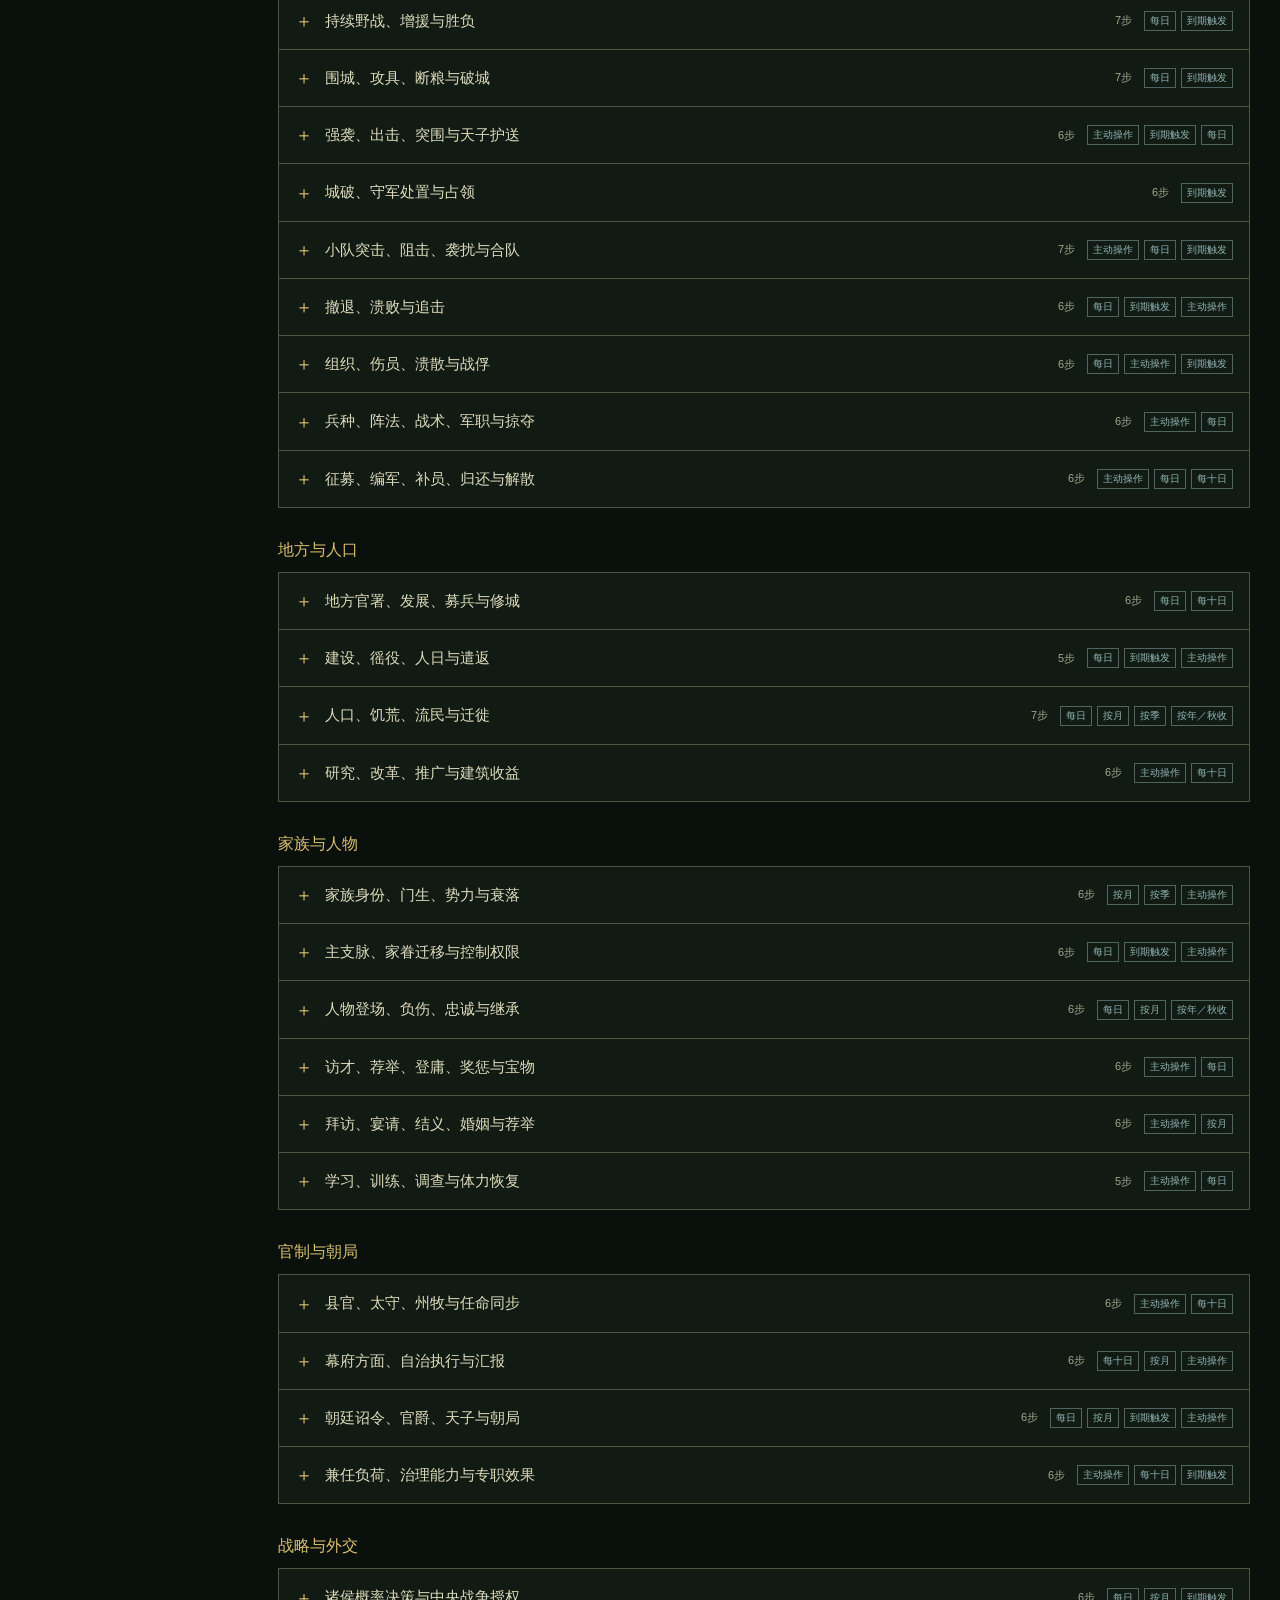
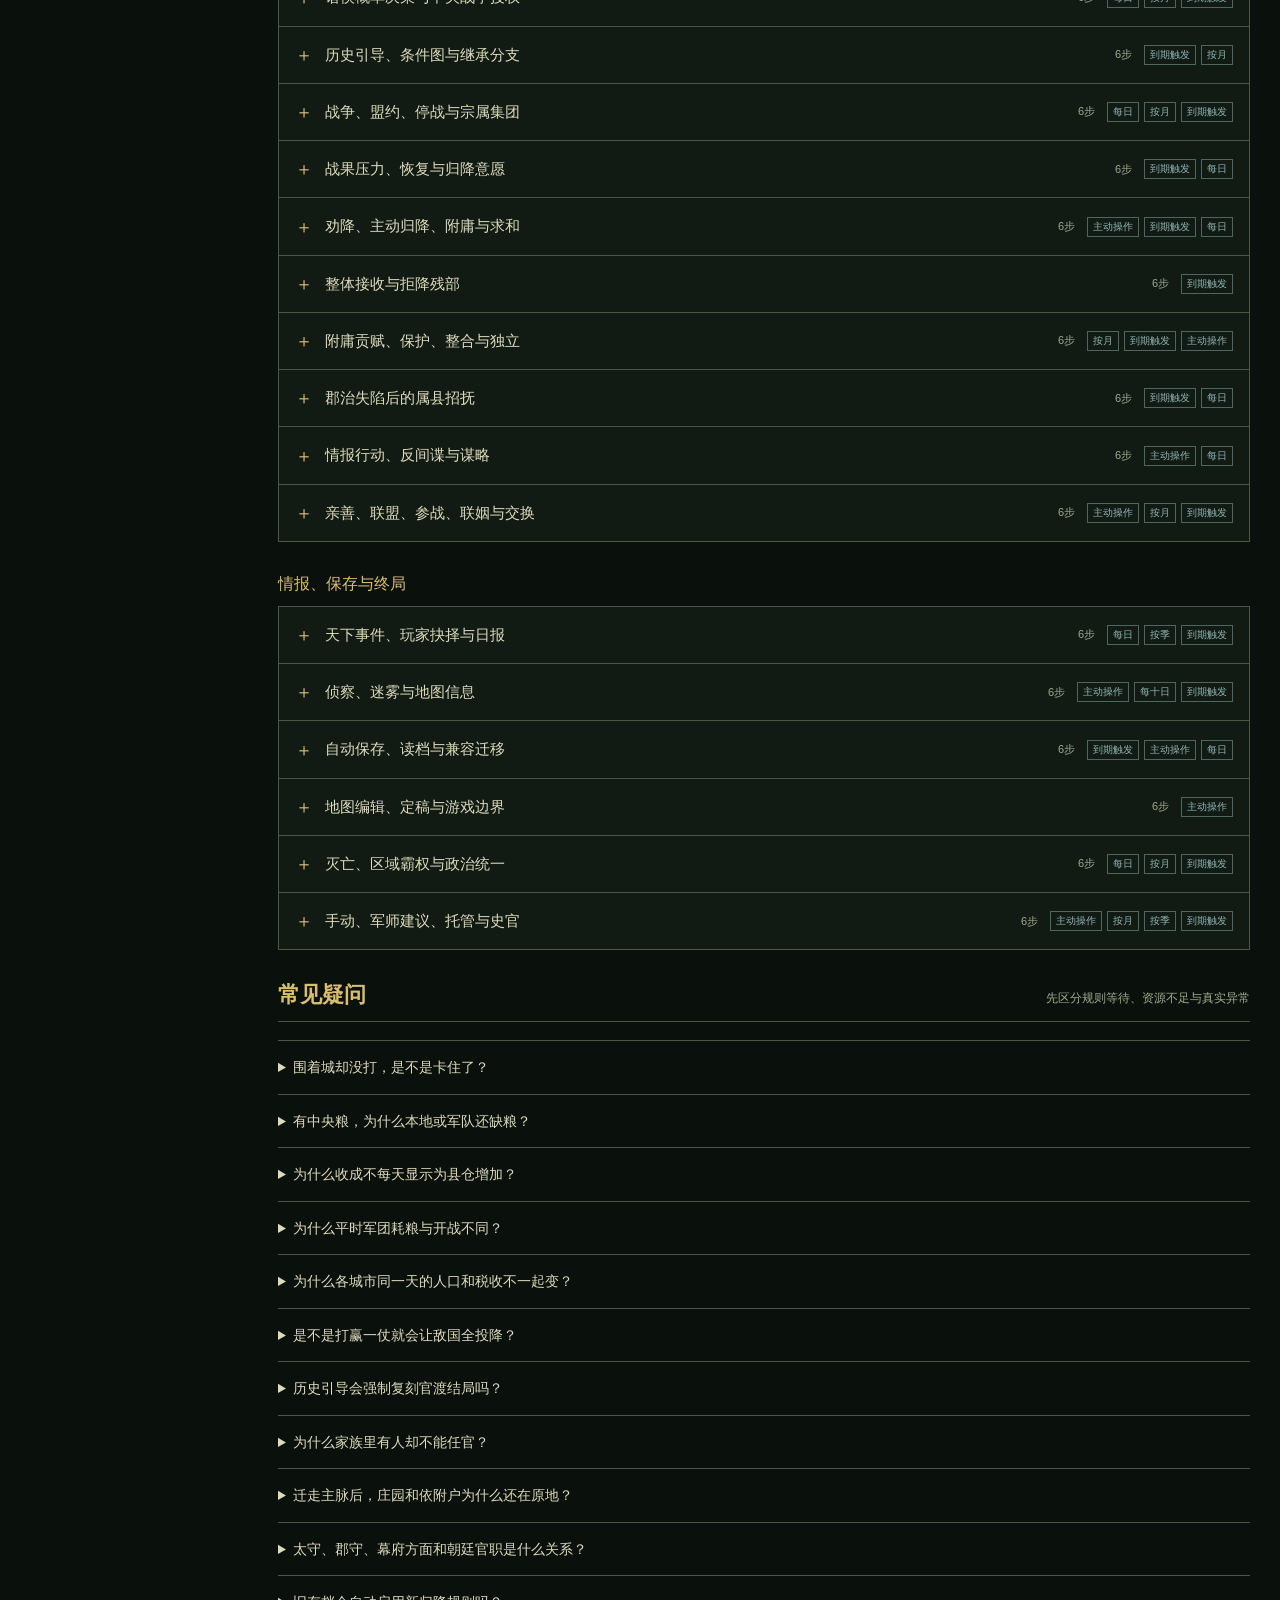
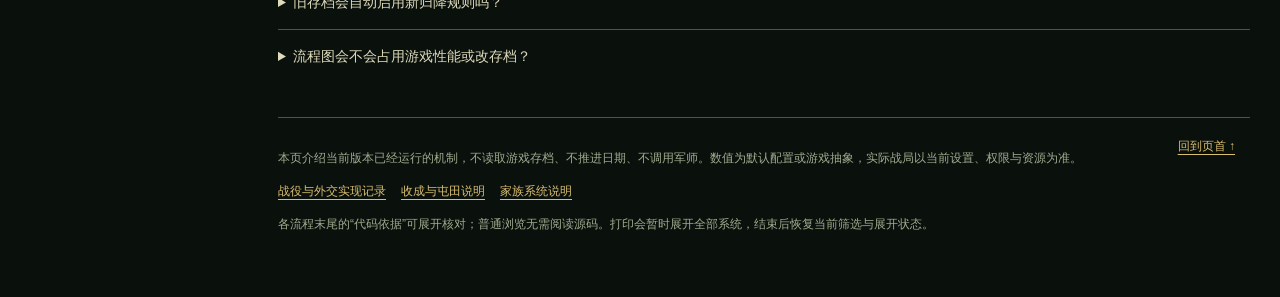
<file: docs/game-turn-map.html>
<!doctype html>
<html lang="zh-CN">
<head>
<meta charset="utf-8">
<meta name="viewport" content="width=device-width,initial-scale=1">
<link rel="icon" href="data:image/svg+xml,%3Csvg xmlns=%27http://www.w3.org/2000/svg%27 viewBox=%270 0 32 32%27%3E%3Crect width=%2732%27 height=%2732%27 fill=%27%23111b14%27/%3E%3Ctext x=%2716%27 y=%2725%27 text-anchor=%27middle%27 font-size=%2726%27 fill=%27%23d9be70%27%3E漢%3C/text%3E%3C/svg%3E">
<meta name="description" content="三国当前版本的每日结算顺序、52项系统流程、311个细分步骤、条件分支与循环关系。">
<title>&lt;&lt;&lt;三国 · 运行流程图谱</title>
<link rel="stylesheet" href="../css/button-states.css?v=6ff4d60971">
<style>
:root{color-scheme:dark;--bg:#0a100c;--panel:#111b14;--raised:#1a2419;--line:#4b5841;--text:#dedbbc;--muted:#a0aa8e;--gold:#d9be70;--olive:#65734c;--blue:#91b5b4;--red:#d59a87;--green:#a2c295}*{box-sizing:border-box}html{scroll-padding-top:85px;scroll-behavior:smooth}body{margin:0;background:var(--bg);color:var(--text);font:14px/1.75 "PingFang SC","Microsoft YaHei",sans-serif}button,input,select{font:inherit}a{color:var(--gold);text-underline-offset:4px}button{color:var(--text);background:var(--raised);border:1px solid var(--line);padding:6px 12px;cursor:pointer;position:relative}button:focus-visible,a:focus-visible,summary:focus-visible,input:focus-visible,select:focus-visible{outline:2px solid var(--gold);outline-offset:3px}button:disabled{opacity:.4;cursor:default}input,select{min-width:0;color:var(--text);border:1px solid var(--line);background:var(--bg);padding:7px 10px}input::placeholder{color:#89947c}[hidden]{display:none!important}.skip{position:fixed;top:-80px;left:12px;z-index:20;background:var(--panel);padding:8px}.skip:focus{top:8px}.mast{max-width:1512px;margin:auto;padding:28px 32px 22px;display:flex;justify-content:space-between;gap:24px;border-bottom:1px solid var(--line)}.mast h1{font:600 28px/1.4 "Songti SC","STSong",serif;letter-spacing:.04em;margin:8px 0;color:var(--gold)}.mast p{margin:4px 0;color:var(--muted);max-width:76ch}.mast .back{font-size:12px}.edition{text-align:right;flex-shrink:0;font-size:12px;color:var(--muted)}.edition .seal{display:grid;place-items:center;width:46px;height:46px;margin:4px 0 10px auto;border:1px solid var(--gold);color:var(--gold);font:29px serif}.layout{max-width:1512px;margin:auto;display:grid;grid-template-columns:248px minmax(0,1fr)}.index{position:sticky;top:0;height:100dvh;overflow:auto;border-right:1px solid var(--line);padding:22px 14px 28px 26px;scrollbar-width:thin}.index-title{color:var(--gold);font-size:13px;margin-bottom:12px}.index .major{display:block;padding:5px 8px;color:var(--text);text-decoration:none;border-left:2px solid transparent}.index .major:hover,.index .major[aria-current="location"]{border-left-color:var(--gold);background:#d9be7009}.index details{margin:12px 0}.index summary{cursor:pointer;color:var(--muted);font-size:12px;padding:4px}.index .module-link{display:block;font-size:12px;text-decoration:none;color:#c1c6a9;padding:4px 6px 4px 15px;line-height:1.6}.index .module-link:hover,.index .module-link[aria-current="location"]{color:var(--gold);text-decoration:underline}.index .count{float:right;color:var(--muted);font-size:11px}.content{min-width:0;padding:0 30px 50px}.section-head{border-bottom:1px solid var(--line);margin:30px 0 18px;padding-bottom:10px;display:flex;align-items:baseline;justify-content:space-between;gap:12px}.section-head h2{font:600 22px/1.4 "Songti SC","STSong",serif;color:var(--gold);margin:0}.section-head small{color:var(--muted);font-size:12px}.lead{max-width:80ch;color:#b8c0a5;margin:12px 0}.notice{padding:10px 14px;border-left:3px solid var(--olive);background:var(--panel);color:#b8c0a5;font-size:13px}.phase-grid{counter-reset:phase;display:grid;grid-template-columns:repeat(4,minmax(0,1fr));gap:0;border:1px solid var(--line);margin:20px 0 0}.phase{counter-increment:phase;position:relative;border-right:1px solid var(--line);border-bottom:1px solid var(--line);padding:15px 14px 13px;min-height:148px;background:var(--panel);transition:box-shadow .1s}.phase:nth-child(4n){border-right:0}.phase:nth-last-child(-n+4){border-bottom:0}.phase::before{content:counter(phase,decimal-leading-zero);color:var(--muted);font:12px ui-monospace,monospace}.phase h3{font-size:14px;color:var(--gold);margin:7px 0 5px}.phase p{font-size:12px;margin:0;color:#b0baa0}.phase a{display:inline-block;margin-top:9px;font-size:12px}.phase.selected{box-shadow:inset 0 0 0 2px var(--gold);background:#222b1c}.phase .next{position:absolute;right:10px;top:10px;color:#7e9068}.reader{display:flex;align-items:center;flex-wrap:wrap;gap:8px;border:1px solid var(--line);border-top:0;padding:10px 12px;background:var(--panel)}.reader span{font-size:12px;color:var(--muted);flex:1;min-width:200px}.reader button{font-size:12px;padding:3px 10px}.return{display:flex;gap:12px;align-items:center;color:var(--green);font-size:13px;padding:12px 0}.return::before{content:"↶";font-size:24px}.timing-wrap{overflow-x:auto}table{border-collapse:collapse;width:100%;text-align:left;font-size:13px}th,td{padding:12px 14px;border:1px solid var(--line);vertical-align:top}th{background:#25301e;color:var(--gold);font-weight:500}td:first-child{white-space:nowrap;color:var(--gold)}td{background:var(--panel)}td p{margin:0}.table-note{font-size:12px;color:var(--muted)}.cycle-grid{display:grid;grid-template-columns:1fr 1fr;border-top:1px solid var(--line);border-left:1px solid var(--line);margin-top:18px}.cycle{padding:16px;border-right:1px solid var(--line);border-bottom:1px solid var(--line);background:var(--panel)}.cycle h3{margin:0 0 8px;color:var(--gold);font-size:14px}.cycle .chain{color:#c7d1b3;line-height:1.9;font-size:13px}.cycle p{font-size:12px;margin:10px 0 0;color:var(--muted)}.cycle a{font-size:12px;display:inline-block;margin:7px 10px 0 0}.filters{position:sticky;top:0;z-index:5;background:var(--bg);padding:12px 0;border-bottom:1px solid var(--line);display:flex;flex-wrap:wrap;align-items:end;gap:10px}.filters label{display:flex;flex-direction:column;gap:3px;font-size:11px;color:var(--muted)}.filters .search{flex:1;min-width:180px}.filters select{max-width:160px}.filters button{font-size:12px;padding:8px 12px}.filter-status{color:var(--muted);font-size:12px;min-height:23px;margin:10px 0}.group-heading{font-size:16px;font-weight:500;color:var(--gold);padding:12px 0 8px;margin:16px 0 0}.system{border:1px solid var(--line);border-bottom:0;background:var(--panel);scroll-margin-top:100px}.system:last-child{border-bottom:1px solid var(--line)}.system>summary{list-style:none;cursor:pointer;display:flex;align-items:center;gap:12px;padding:15px 16px;position:relative}.system>summary::-webkit-details-marker{display:none}.system>summary::before{content:"＋";font:18px ui-monospace,monospace;color:var(--gold);width:18px;flex-shrink:0}.system[open]>summary::before{content:"−"}.system>summary:hover{outline:1px dashed var(--gold);outline-offset:-5px}.system>summary h3{font-size:15px;font-weight:500;margin:0;flex:1}.system .summary-meta{font-size:11px;color:var(--muted)}.tags{display:flex;gap:5px;flex-wrap:wrap}.tag{font-size:10px;line-height:1.6;color:var(--blue);border:1px solid #4e6561;padding:1px 5px;white-space:nowrap}.system-body{border-top:1px solid var(--line);padding:18px 24px 20px}.system-intro{max-width:82ch;color:#c5ceb3;margin:0 0 10px}.entry{color:var(--muted);font-size:12px;margin:0 0 20px}.entry b{font-weight:500;color:var(--gold)}.command-list{margin:-7px 0 20px;font-size:11px;line-height:2.3;color:var(--muted)}.command-list>span:first-child{margin-right:8px}.command-name{border-bottom:1px dotted var(--olive);color:var(--text);display:inline-block;margin-right:11px}.path{counter-reset:step;list-style:none;margin:0;padding:0 0 0 10px}.step{position:relative;padding:0 0 20px 31px;border-left:1px solid var(--olive);counter-increment:step;max-width:92ch}.step:last-child{border-left-color:transparent;padding-bottom:8px}.step::before{content:counter(step);position:absolute;left:-11px;top:0;width:21px;height:23px;background:#273322;border:1px solid #849266;color:var(--gold);text-align:center;font:12px/21px ui-monospace,monospace}.step:not(:last-child)::after{content:"↓";position:absolute;left:-5px;bottom:2px;background:var(--panel);font-size:12px;color:var(--olive)}.step h4{font-size:14px;margin:0 0 5px;color:var(--text);font-weight:600}.step p{margin:0;color:#b2bea2;font-size:13px}.branch{margin:9px 0 1px;padding:7px 11px;border-left:2px solid #9a6c53;background:#211e15;font-size:12px;color:#d3baa1}.branch b{font-weight:500;color:#e3c696;margin-right:7px}.loop-note{font-size:13px;color:var(--green);border:1px solid #4e6544;padding:10px 13px;margin:12px 0;background:#142014}.loop-note b{color:var(--green);display:block;margin-bottom:3px;font-weight:500}.notes{font-size:12px;color:#c3bda0;margin:10px 0;padding-left:18px}.notes li{margin-top:5px}.formula{display:block;white-space:normal;font:12px/1.8 ui-monospace,"PingFang SC",monospace;background:var(--bg);color:var(--blue);padding:10px 12px;border-left:2px solid #618380;margin:16px 0}.related{display:flex;flex-wrap:wrap;align-items:baseline;gap:6px 15px;font-size:12px;margin-top:15px}.related span{color:var(--muted)}.sources{margin-top:13px;font-size:11px;color:var(--muted)}.sources summary{cursor:pointer}.sources a{display:block;overflow-wrap:anywhere;margin:4px 0;color:#a5af92}.empty{border:1px dashed var(--line);padding:28px;color:var(--muted);text-align:center}.faq{border-top:1px solid var(--line);padding:14px 0}.faq summary{color:var(--text);cursor:pointer}.faq p{font-size:13px;color:var(--muted);max-width:80ch}.footer{border-top:1px solid var(--line);margin-top:35px;padding-top:18px;color:var(--muted);font-size:12px}.footer a{display:inline-block;margin-right:15px}.top-link{float:right}.print-only{display:none}noscript{display:block;padding:25px;color:var(--gold)}@media(max-width:1100px){.layout{grid-template-columns:205px minmax(0,1fr)}.index{padding-left:15px}.content{padding:0 20px 40px}.phase-grid{grid-template-columns:repeat(2,minmax(0,1fr))}.phase:nth-child(4n){border-right:1px solid var(--line)}.phase:nth-child(2n){border-right:0}.phase:nth-last-child(-n+4){border-bottom:1px solid var(--line)}.phase:nth-last-child(-n+2){border-bottom:0}.cycle-grid{grid-template-columns:1fr}.system>summary{flex-wrap:wrap}.tags{margin-left:30px}.system>summary h3{min-width:65%}}@media(max-width:760px){.mast{padding:18px 18px}.mast h1{font-size:24px}.edition{font-size:10px}.layout{display:block}.index{position:static;height:auto;max-height:280px;border-right:0;border-bottom:1px solid var(--line);padding:14px 18px}.index-title{margin-bottom:3px}.index .major{display:inline-block;margin-right:6px}.index details{margin:5px 0}.index .module-link{display:inline-block;padding:4px 9px}.index .count{float:none;margin-left:10px}.content{padding:0 16px 30px}.filters{gap:8px;padding:9px 0}.filters label.search{flex-basis:100%}.filters select{max-width:none}.filters button{padding:6px 9px}.system-body{padding:15px 16px}.section-head{display:block}.section-head small{display:block;margin-top:5px}.phase{min-height:154px}.timing-wrap table{min-width:600px}.reader span{flex-basis:100%}.summary-meta{margin-left:30px}.system>summary h3{min-width:60%;font-size:14px}.tags{margin-left:0}}@media(max-width:600px){body{font-size:13px}.mast p{font-size:12px}.edition .seal{width:36px;height:36px;font-size:24px}.edition{max-width:80px}.mast{gap:12px}.mast h1{font-size:22px}.phase{padding:12px 10px}.phase h3{font-size:13px}.phase p{font-size:11px}.cycle{padding:13px}.system>summary{padding:13px 12px;gap:8px}.tags{flex-basis:100%;margin-left:26px}.system .summary-meta{display:none}.filter-status{font-size:11px}.filters button{font-size:11px}.step{padding-left:23px}.step h4{font-size:13px}.step p{font-size:12px}.section-head h2{font-size:20px}}
@media(prefers-reduced-motion:reduce){html{scroll-behavior:auto}.phase{transition:none}}@media print{html{scroll-behavior:auto}body{background:white;color:#222;font-size:10pt;line-height:1.6}.mast{padding:0 0 12px}.mast h1,.section-head h2,.group-heading{color:#333}.mast p,.edition,.lead,.entry,.table-note,.filter-status,.system-intro,.step p,.related,.notes,.sources,.footer{color:#444}.layout{display:block}.content{padding:0}.index,.filters,.reader,.skip,.top-link,.back{display:none}.print-only{display:block}.system,.phase,.cycle,td,th,.branch,.loop-note,.formula,.notice{background:white!important;color:#222!important;border-color:#888}.system>summary h3,.phase h3,.cycle h3,.loop-note b,.step h4,.tag,.related a{color:#222}.step{break-inside:avoid}.step::before{background:#eee;color:#222}.step::after{background:white}.system-body{padding:12px 18px}.system{break-inside:auto}.system>summary,.group-heading{break-after:avoid}.tag{border-color:#888}a{color:#333}.phase-grid{grid-template-columns:repeat(4,minmax(0,1fr))}.phase{min-height:0}.branch{border-left-color:#888}header,.section-head{break-after:avoid}.cycle-grid{grid-template-columns:1fr 1fr}.faq{break-inside:avoid}.system[hidden],.group-heading[hidden]{display:block!important}}
</style>
</head>
<body>
<a class="skip" href="#overview">跳到正文</a>
<header class="mast" id="top"><div><a class="back" href="../index.html">〈 返回三国</a><h1>&lt;&lt;&lt;三国 · 运行流程图谱</h1><p>从一天如何结算，到兵粮、人口、官制和战争如何互相推动。展开节点查看条件、分支、等待原因与循环出口。</p></div><div class="edition"><div class="seal" aria-hidden="true">漢</div>规则核对<br><time datetime="2026-10-18">2026.10.18</time><br><span id="coverage">52 项系统</span></div></header>
<div class="layout">
<nav class="index" aria-label="流程目录"><div class="index-title">图谱目录</div><a class="major" href="#overview">一天的执行顺序</a><a class="major" href="#cadence">结算周期与等待时间</a><a class="major" href="#crossloops">系统之间的循环</a><a class="major" href="#systems">逐项展开</a><div id="moduleNav"></div><a class="major" href="#questions">常见疑问</a></nav>
<main class="content">
<section id="overview" aria-labelledby="overviewTitle"><div class="section-head"><h2 id="overviewTitle">一天怎样推进</h2><small>按当前代码的实际调用先后排列</small></div><p class="lead">暂停时查看和规划，继续后执行完整一天。日常系统会先检查自己的周期：被调用，不代表当天一定产生变化。下面的“逐步读图”只用于讲解，不运行战局。</p><div class="notice">三种时间要区分：现实播放速度控制等待几秒；模拟日期每天加一；具体系统可能每五日、每十日、每月或到期才结算。</div><div class="phase-grid" id="dailyPhases"></div><div class="reader"><span id="phaseReading" aria-live="polite">按“下一阶段”顺着读一次日循环。</span><button type="button" id="previousPhase" disabled>上一阶段</button><button type="button" id="nextPhase">下一阶段</button><button type="button" id="resetPhase">重置读图</button></div><p class="return">没有暂停、待决抉择或终局，就从下一日的第一个阶段重新开始。</p></section>
<section id="cadence" aria-labelledby="cadenceTitle"><div class="section-head"><h2 id="cadenceTitle">什么时候才会变化</h2><small>日常逐日模式；参数可被规则配置调整</small></div><div class="timing-wrap"><table><thead><tr><th scope="col">周期</th><th scope="col">处理内容</th><th scope="col">为什么可能还在等待</th></tr></thead><tbody id="cadenceRows"></tbody></table></div><p class="table-note">错峰不会让同一城市每月多结一次。直接调用、旧时间制和专项测试可能使用月末入口；这里说明正常连续游玩的时序。</p></section>
<section id="crossloops" aria-labelledby="loopsTitle"><div class="section-head"><h2 id="loopsTitle">真正推动局势的循环</h2><small>顺着链条看后果，再进入对应流程</small></div><div class="cycle-grid" id="cycles"></div></section>
<section id="systems" aria-labelledby="systemsTitle"><div class="section-head"><h2 id="systemsTitle">逐项流程与分支</h2><small id="totalSteps">52 项系统 · 311 个细分步骤</small></div><div class="filters" id="filters"><label class="search">查流程、条件或后果<input id="flowSearch" type="search" placeholder="如：断粮、归降、主脉、修城、读档" autocomplete="off"></label><label>结算周期<select id="paceFilter"><option value="all">全部周期</option><option value="daily">每日</option><option value="tenday">每十日</option><option value="monthly">按月</option><option value="quarterly">按季</option><option value="yearly">按年／秋收</option><option value="due">到期／事件触发</option><option value="manual">主动操作</option><option value="newgame">新局初始化</option></select></label><button type="button" id="expandAll">展开结果</button><button type="button" id="collapseAll">收起结果</button><button type="button" id="clearFilters">清除筛选</button><button type="button" id="printAtlas">打印完整图谱</button></div><p class="filter-status" id="filterStatus" role="status" aria-live="polite"></p><div id="moduleSections"></div><p class="empty" id="noResults" hidden>没有匹配的流程。换一个词，或清除周期筛选后再查。</p></section>
<section id="questions" aria-labelledby="questionsTitle"><div class="section-head"><h2 id="questionsTitle">常见疑问</h2><small>先区分规则等待、资源不足与真实异常</small></div><div id="faq"></div></section>
<footer class="footer"><a href="#top" class="top-link">回到页首 ↑</a><p>本页介绍当前版本已经运行的机制，不读取游戏存档、不推进日期、不调用军师。数值为默认配置或游戏抽象，实际战局以当前设置、权限与资源为准。</p><p><a href="https://github.com/dodio12138/sanguo-cli/blob/main/docs/AI_CAMPAIGN_IMPLEMENTATION.md" target="_blank" rel="noopener">战役与外交实现记录</a><a href="https://github.com/dodio12138/sanguo-cli/blob/main/docs/GRAIN_AND_ARMY_FARMING.md" target="_blank" rel="noopener">收成与屯田说明</a><a href="https://github.com/dodio12138/sanguo-cli/blob/main/docs/FAMILY_SYSTEM.md" target="_blank" rel="noopener">家族系统说明</a></p><p>各流程末尾的“代码依据”可展开核对；普通浏览无需阅读源码。打印会暂时展开全部系统，结束后恢复当前筛选与展开状态。</p></footer>
</main></div>
<noscript>此图谱需要 JavaScript 展开完整流程。请启用后刷新；此页的脚本仅用于浏览说明，不操作游戏。</noscript>
<script id="flow-data" type="application/json">[
  {
    "id": "startupDetail",
    "group": "开局与操作",
    "title": "开局、读档与编辑器隔离",
    "pace": [
      "newgame",
      "manual"
    ],
    "intro": "先确定剧本和数据来源，再建立战局；游玩不需要先初始化地图编辑器。",
    "entry": "主菜单 → 新游戏／继续游戏／地图编辑器",
    "steps": [
      {
        "title": "选择来源",
        "body": "新局加载所选剧本与其地图；继续游戏按存档记录的剧本恢复。浏览器编辑器草稿、导出地图和战局存档是不同来源。",
        "branch": "不要把仓库默认地图当成用户最后保存的编辑器定稿。"
      },
      {
        "title": "设置玩法",
        "body": "选势力或观察者、难度、模拟速度、历史引导或自由演化、整合节奏和胜利目标。",
        "branch": ""
      },
      {
        "title": "初始化新局",
        "body": "建立地方官署、人物生命周期、人口与家族、幕府和朝廷；按开局月份建立田间进度，并只为新局补充开局储粮。",
        "branch": "旧档走迁移与恢复，不再按新局重复补粮。"
      },
      {
        "title": "恢复旧局",
        "body": "迁移可兼容字段，恢复军队、粮车、待答复提案、战役、随机数及桌面布局。",
        "branch": "旧档没有战役政治设置时默认沿用旧规则，须主动启用新模式。"
      },
      {
        "title": "按需开编辑器",
        "body": "只有实际进入编辑器才加载其业务与编辑数据；游玩读取战局需要的地图即可。",
        "branch": ""
      }
    ],
    "loop": "返回主菜单不会把正在游玩的战局自动变成编辑器草稿；两条业务各自保存。",
    "links": [
      "saveDetail",
      "mapDetail",
      "grainDetail"
    ],
    "sources": [
      "js/core/data-loader.js",
      "js/core/game-state.js",
      "js/ui/app.js",
      "js/ui/app/start-screen.js"
    ],
    "notes": [],
    "formula": "",
    "commands": []
  },
  {
    "id": "clockDetail",
    "group": "开局与操作",
    "title": "播放、暂停与一天的边界",
    "pace": [
      "daily",
      "manual"
    ],
    "intro": "运行时连续推进一日，暂停时安排命令；“一日”是模拟步长，不是现实一秒。",
    "entry": "底部播放控制／空格／速度键",
    "steps": [
      {
        "title": "检查是否可推进",
        "body": "未终局、页面可见且没有必须处理的抉择，才允许调度下一日。",
        "branch": "切到后台、打开相关规划操作或出现待决事件时暂停；回来后按界面继续。"
      },
      {
        "title": "确定速度",
        "body": "3 秒／日、1 秒／日、0.5 秒／日只改变现实等待间隔，不改变每日扣粮或战斗步长。",
        "branch": ""
      },
      {
        "title": "执行完整一天",
        "body": "财政先结算，再执行当日队列，再推进诸侯、行军、战斗、人物与政治；不是每点一个命令单独走一天。",
        "branch": ""
      },
      {
        "title": "生成当日日报",
        "body": "记录这一日执行的命令、事件与资源差额，清空已执行队列。",
        "branch": ""
      },
      {
        "title": "跨到下一日",
        "body": "推进日期、处理人物到期状态，通知界面刷新并安排自动保存。",
        "branch": "遇到终局或抉择则等待处理；否则继续下一日。"
      }
    ],
    "loop": "检查可推进 → 执行一天 → 日报和跨日 → 再检查。暂停只停止时间，不是撤销已经发生的结果。",
    "links": [
      "ordersDetail",
      "eventDetail",
      "saveDetail"
    ],
    "sources": [
      "js/core/game-state.js",
      "js/core/game-clock.js",
      "js/ui/app.js"
    ],
    "notes": [
      "游戏采用按日递增的简化历法；年月天数由当前日历函数决定，不宣称精确复原汉代农历。"
    ],
    "formula": "",
    "commands": []
  },
  {
    "id": "ordersDetail",
    "group": "开局与操作",
    "title": "命令队列、即时操作与失败出口",
    "pace": [
      "manual",
      "daily"
    ],
    "intro": "普通命令先排队，再按先后顺序验证和执行；部分任命确认即生效，需要区分。",
    "entry": "命令簿、人物／军团／城池详情、外交窗口",
    "steps": [
      {
        "title": "选定实际对象",
        "body": "选择本方城市、军团、人物或合法交涉对象，保留目标 ID 和参数。",
        "branch": ""
      },
      {
        "title": "入队检查",
        "body": "检查当日额度、重复签名；同一人物的个人／关系行动不能反复占用。默认额度以规则与当前修正为准。",
        "branch": "队列满或完全重复会拒绝入队；计划生成的多条命令同样占额度。"
      },
      {
        "title": "下一日按序执行",
        "body": "前一条改变的资源、归属、驻地会影响后一条。宣战、行军与资源使用的先后次序有实际意义。",
        "branch": ""
      },
      {
        "title": "重新核验",
        "body": "执行时再查所属、状态、路线、资源、权限和战争授权，不能沿用打开窗口那一刻的条件。",
        "branch": "失败写明原因，继续处理后续命令；不会替玩家无限重试。"
      },
      {
        "title": "分流处理",
        "body": "任免进入官制同步；建设、运输、交涉和行军建立持续任务；普通即时效果在本日结算。",
        "branch": ""
      },
      {
        "title": "清队列并反馈",
        "body": "成功与失败均进入日报，界面更新。需要再次尝试时应先处理失败条件，再重新下令。",
        "branch": ""
      }
    ],
    "loop": "选对象 → 入队 → 按序验证 → 执行或失败 → 日报；持续任务之后由各自日循环接管。",
    "links": [
      "officeDetail",
      "shipmentDetail",
      "campaignDetail"
    ],
    "sources": [
      "js/core/game-state.js",
      "js/core/rule-engine.js"
    ],
    "notes": [
      "AI 建议与托管只能提交规则允许的命令；文本建议不等于执行完成。"
    ],
    "formula": "",
    "commands": []
  },
  {
    "id": "economyDetail",
    "group": "财政与粮运",
    "title": "地方生产、开支与中央账本",
    "pace": [
      "daily"
    ],
    "intro": "产出、征收、运输与入库是四个环节。中央府库、县仓、军队仓储、在途货物分别记账。",
    "entry": "府库 → 财政详情；城市 → 钱粮",
    "steps": [
      {
        "title": "同步地方归属",
        "body": "按当前据点控制校准县级归属、官署与财政账户；先处理此前已在途货物和徭役工程。",
        "branch": ""
      },
      {
        "title": "处理应缴欠额",
        "body": "选择继续补缴或地方留用；只有可上缴余量且路线成立才生成补缴运输。",
        "branch": "本地粮食留底优先，低于最小批量不会每天发一粒粮。"
      },
      {
        "title": "累计日生产",
        "body": "人口税基、农业、商业、市集、官员、民心、家族配合和劳力共同影响田赋、商税、布帛及田间进度。",
        "branch": "围城使普通生产停止，占领降低生产，徭役减少可用劳力。"
      },
      {
        "title": "支付地方日常",
        "body": "县库支付官僚与正常守军日常开支；独立军团按军队粮需另结。",
        "branch": "被围地方由围城和军需入口处理，不再叠扣同一笔普通守军粮。"
      },
      {
        "title": "到期征收入县仓",
        "body": "非粮税在各城分散的征收日检查周期；粮税检查收获和到期条件。",
        "branch": ""
      },
      {
        "title": "发运与记录",
        "body": "可上缴余额建立粮车或货运，自动粮线和中央济粮随后检查；中央实际变化记录进财政史。",
        "branch": ""
      }
    ],
    "loop": "每日积累应征 → 到期征收 → 留地方／上缴在途 → 抵达中央 → 再用于调拨；账面应征不是立即可花的库存。",
    "links": [
      "taxDetail",
      "grainDetail",
      "shipmentDetail",
      "supplyLineDetail"
    ],
    "sources": [
      "js/core/fiscal-system.js",
      "js/core/engine/population.js"
    ],
    "notes": [
      "县报统一合计本县人口与户数，不再给玩家分列城邑和乡里；登记数、估计数与实际模拟人口仍是不同口径。"
    ],
    "formula": "",
    "commands": [
      {
        "id": "set_fiscal_policy",
        "name": "设置财政方针"
      },
      {
        "id": "set_capital",
        "name": "设置首都"
      }
    ]
  },
  {
    "id": "taxDetail",
    "group": "财政与粮运",
    "title": "征收、地方留粮与上缴",
    "pace": [
      "daily",
      "monthly",
      "yearly"
    ],
    "intro": "税率决定形成多少应征，周期决定何时征收；征收之后仍要决定地方留用和运输。",
    "entry": "府库／命令簿 → 税率、征收周期、欠额处理",
    "steps": [
      {
        "title": "形成累计应征",
        "body": "每日把田赋、商税、布帛加入应征池，粮食等到收获形成粮税池。",
        "branch": ""
      },
      {
        "title": "检查是否到期",
        "body": "田赋与商税默认按月、布帛按季、粮食默认年度秋收。运行时非粮税各城在 1—28 日分散检查。",
        "branch": "月度不等于所有城市都在月末一起到账。"
      },
      {
        "title": "计算可征净额",
        "body": "执行费用、事务负担、治理效率、贪污与地方消费影响净额，同类税目有重复征收保护。",
        "branch": ""
      },
      {
        "title": "本地先保留",
        "body": "粮食留用兼顾到下次收成的开支、守军、驻军补仓、仓容和玩家配置的粮线目标。",
        "branch": "季节性留粮天数受上下限约束，不是固定百分比吞掉所有余粮。"
      },
      {
        "title": "上缴或欠额",
        "body": "可运输且达到批量的部分从县仓扣出，进入在途；路线不通的部分留为待处理欠额。",
        "branch": ""
      },
      {
        "title": "中央收讫",
        "body": "粮车抵达本方中央结点才进入中央府库；途中损耗不会在中央凭空补齐。",
        "branch": ""
      }
    ],
    "loop": "征收日检查 → 支付成本 → 地方留底 → 运输／欠额 → 后续日再次检查欠额。",
    "links": [
      "economyDetail",
      "shipmentDetail",
      "reliefDetail"
    ],
    "sources": [
      "js/core/fiscal-system.js"
    ],
    "notes": [
      "普通守军驻屯净官粮与野战军粮采用不同规则；不要拿县仓守军开支直接反推独立军团口粮。"
    ],
    "formula": "",
    "commands": [
      {
        "id": "collect_tax",
        "name": "征税"
      },
      {
        "id": "set_tax_rate",
        "name": "调整税率"
      },
      {
        "id": "set_collection_policy",
        "name": "征收制度"
      }
    ]
  },
  {
    "id": "grainDetail",
    "group": "财政与粮运",
    "title": "作物生长、秋收与开局储备",
    "pace": [
      "daily",
      "yearly",
      "newgame"
    ],
    "intro": "目前统一一年一次九月月末秋收，三月至九月积累田间可征粮；不是每天向县仓直接产粮。",
    "entry": "城市粮情／府库 → 收成与中央济粮",
    "steps": [
      {
        "title": "新局补田间进度",
        "body": "按开局所处月份补已形成的作物进度；秋后不会再补一整年收成。",
        "branch": ""
      },
      {
        "title": "检查生长期",
        "body": "正常作物在配置的生长期每日累积，产出受人口、农业、官员、占领、围困、劳力与家族条件影响。",
        "branch": "冬季普通作物不继续增长；当前没有各地不同熟制或第二季作物。"
      },
      {
        "title": "叠加屯田成果",
        "body": "实际参与屯田的兵员把额外可征粮逐日记到所在地田间池，尚未收获不能拿来吃。",
        "branch": ""
      },
      {
        "title": "九月月末收获",
        "body": "将田间作物与屯田积累转入可征粮池，并重置田间积累；有年度去重标记。",
        "branch": ""
      },
      {
        "title": "征收与分配",
        "body": "征收耗损、地方开支和留底后，才形成县仓可用粮及可上缴粮。",
        "branch": ""
      },
      {
        "title": "迎接下一季",
        "body": "预测下次收获时间，结合当前实粮和可按时抵达的在途粮判断缺口。",
        "branch": ""
      }
    ],
    "loop": "田间累计 → 年度秋收 → 征收入库 → 日常消耗与运输 → 下一年生长。",
    "links": [
      "farmDetail",
      "taxDetail",
      "reliefDetail"
    ],
    "sources": [
      "js/core/fiscal-system.js",
      "game/data/common/game_rules.json"
    ],
    "notes": [
      "新局储粮初始化只做一次；读档保留当前库存，不重新补粮。",
      "这是可征官粮的游戏模型，没有把百姓全部私粮、种粮和官粮合成同一库存。"
    ],
    "formula": "",
    "commands": [
      {
        "id": "reclaim_land",
        "name": "开垦"
      }
    ]
  },
  {
    "id": "shipmentDetail",
    "group": "财政与粮运",
    "title": "实际运输、受阻、损耗与到达",
    "pace": [
      "daily",
      "due"
    ],
    "intro": "每批货物都有真实来源、目的地、路线、数量与剩余路程；图上的线不代表已经送达。",
    "entry": "府库 → 在途运输；粮食／补给图层 → 运输提示",
    "steps": [
      {
        "title": "核验来源和路线",
        "body": "上缴、地方调拨与中央济粮检查资金粮食和安全官路／水路。",
        "branch": ""
      },
      {
        "title": "扣来源并建立货物",
        "body": "在来源账本扣货，将装载、预期交付、路损、起终点和路径写进在途记录。",
        "branch": "没有路线则不能发运，不能从中央直接瞬移进军仓。"
      },
      {
        "title": "每日走路段",
        "body": "按当前路段耗时递减，检查道路安全、控制归属与目标。跨河、水路、距离及路线条件影响运输。",
        "branch": ""
      },
      {
        "title": "途中分支",
        "body": "道路受敌阻断时受阻；敌对控制、袭扰或合法截获可能造成损失和没收。",
        "branch": "受阻货物仍占已派在途，不应重复发同一缺口；预报也不把受阻粮当成必定及时到达。"
      },
      {
        "title": "抵达入正确账本",
        "body": "上缴入中央、调粮入县仓、特定军需入对应对象；保留交付和损失记录。",
        "branch": ""
      },
      {
        "title": "存档继续",
        "body": "读取剩余路程和已扣数量，继续原运输；不会因为读档重新从源头扣粮或再次交付。",
        "branch": ""
      }
    ],
    "loop": "发运 → 推进／受阻 → 恢复或截获 → 交付归档；每一批货物只有一次有效交付。",
    "links": [
      "reliefDetail",
      "supplyLineDetail",
      "armySupplyDetail",
      "saveDetail"
    ],
    "sources": [
      "js/core/fiscal-system.js",
      "js/core/engine/logistics.js"
    ],
    "notes": [
      "财政货运与军队粮队采用不同记录；二者都属于在途资产，不能在来源和目的地重复计库存。"
    ],
    "formula": "",
    "commands": [
      {
        "id": "transfer_gold",
        "name": "调拨资金"
      },
      {
        "id": "transfer_food",
        "name": "调拨粮食"
      },
      {
        "id": "transport",
        "name": "运输"
      },
      {
        "id": "dispatch_resources",
        "name": "府库调运"
      }
    ]
  },
  {
    "id": "supplyLineDetail",
    "group": "财政与粮运",
    "title": "后方粮线、指定前线仓与前进仓",
    "pace": [
      "daily",
      "due",
      "manual"
    ],
    "intro": "配置供粮线是每五日复核的运输计划，实际货物才是执行；县仓和军用前进仓承担不同环节。",
    "entry": "府库 → 自动供粮线；军团 → 粮道／前进仓",
    "steps": [
      {
        "title": "设定后方与前线",
        "body": "选择中央或地方来源、目标县仓、目标储量、批量及来源留底，可启用或停用。",
        "branch": ""
      },
      {
        "title": "计算真实缺口",
        "body": "目标现粮加同目的地有效在途，低于目标才派新批次；受来源余额与目的地仓容约束。",
        "branch": ""
      },
      {
        "title": "检查安全路线",
        "body": "通路成立则转成财政运输；来源失守、断路或无余粮时保留计划并显示原因。",
        "branch": ""
      },
      {
        "title": "前线县仓接粮",
        "body": "抵达县仓后才可让驻城军团领取，或继续支持军用粮队。指定粮线管理的仓不会被普通济粮反复叠加派送。",
        "branch": ""
      },
      {
        "title": "设置前进仓",
        "body": "军用前进仓是战地后勤节点：按设置组织粮队和周转，受容量、寿命、库存与补给路径约束。",
        "branch": "设仓本身不免费生成粮，也不会自动替代后方到前线县仓的供粮计划。"
      },
      {
        "title": "显示在地图",
        "body": "配置计划、上缴、济粮、地方调运、军队粮道及受阻分别显示；断路不画虚假可达直线。",
        "branch": ""
      }
    ],
    "loop": "仓粮下降 → 计划检查缺口 → 发真实运输 → 入前线仓 → 军队取粮 → 再次出现缺口。",
    "links": [
      "shipmentDetail",
      "reliefDetail",
      "armySupplyDetail"
    ],
    "sources": [
      "js/core/fiscal-system.js",
      "js/core/engine/logistics.js",
      "js/ui/fiscal-ui.js"
    ],
    "notes": [],
    "formula": "",
    "commands": [
      {
        "id": "establish_supply_route",
        "name": "建立补给路线"
      },
      {
        "id": "set_storage",
        "name": "设置仓储"
      },
      {
        "id": "build_supply_depot",
        "name": "修建前进粮仓"
      },
      {
        "id": "set_supply_route",
        "name": "自动供粮线路"
      }
    ]
  },
  {
    "id": "reliefDetail",
    "group": "财政与粮运",
    "title": "中央自动济粮",
    "pace": [
      "daily",
      "due"
    ],
    "intro": "中央每五日复核一次缺粮县仓，优先救库存可维持天数最少的地方。",
    "entry": "府库 → 收成与中央济粮 → 开启／暂停",
    "steps": [
      {
        "title": "五日复核",
        "body": "每个启用自动济粮的势力查首都和中央可支配粮；中央被围或无合法来源时无法派出。",
        "branch": ""
      },
      {
        "title": "扣除已有在途",
        "body": "比较县仓现粮、预计交付及日耗；普通触发基准30日，目标90日；高能力度支还可按实际运程提前触发。",
        "branch": ""
      },
      {
        "title": "排除不能调入者",
        "body": "指定供粮线接管的前线仓不重复派送；被围、无安全路径的县仓显示无法调入。",
        "branch": ""
      },
      {
        "title": "保护中央留底",
        "body": "中央先留首都30日需求及人工中央粮线的底粮；每次派送受最多8批、每批默认2万石和仓容限制。",
        "branch": ""
      },
      {
        "title": "扣中央，加入运输",
        "body": "按最紧缺顺序发运，后续沿路推进；不足时显示中央余粮不足而非补出免费粮。",
        "branch": ""
      },
      {
        "title": "下一轮重算",
        "body": "到货或地方情况改变后，下一次检查重新计算缺口。",
        "branch": ""
      }
    ],
    "loop": "定期复核 → 判断缺口 → 来源留底 → 发运 → 到货后重算；远程前线应提前配置粮线，30日基准不能保证长路及时救到。",
    "links": [
      "shipmentDetail",
      "supplyLineDetail",
      "grainDetail"
    ],
    "sources": [
      "js/core/fiscal-system.js",
      "js/core/engine/logistics.js"
    ],
    "notes": [],
    "formula": "",
    "commands": []
  },
  {
    "id": "armySupplyDetail",
    "group": "军队与战场",
    "title": "日粮、军仓、粮道与缺粮",
    "pace": [
      "daily"
    ],
    "intro": "“存粮”是数量，“可维持天数”是存粮除以当前日需，“后勤／补给”还包含组织与运输条件，不能互相替代。",
    "entry": "军团详情 → 军粮／粮道；军事与粮食图层",
    "steps": [
      {
        "title": "判定实际位置",
        "body": "安全驻城、行军、野外小队、围城、败退分别判断；野外位置不能用后方锚点冒充驻城。",
        "branch": ""
      },
      {
        "title": "确定口粮模式",
        "body": "安全驻屯每口基础0.033石／日，野战战备0.066石／日，屯田按实际投入进一步减少官粮净支出。健卒与伤员全份，战俘半份。",
        "branch": ""
      },
      {
        "title": "驻地就粮和补军仓",
        "body": "合法驻地可以从县仓实际取粮；出征携粮目标按完整野战日需计算，不能用驻屯低日耗缩小携粮。",
        "branch": ""
      },
      {
        "title": "野外取粮",
        "body": "按既有就近、粮道、粮队及可用锚点规则办理，受安全距离、来源余粮、路损和派送限制。",
        "branch": "中央济粮先运到县仓；单有中央库存不保证野外军队此刻吃得到。"
      },
      {
        "title": "按军队结算一次",
        "body": "实扣军仓或实际来源并记录本日需求、获得、缺口；缺口影响士气、组织与后续战斗。",
        "branch": ""
      },
      {
        "title": "反馈后续风险",
        "body": "随驻屯变野战、伤员增加、粮队受阻或屯田停止，可用天数会改变；预报用当下模式估计。",
        "branch": ""
      }
    ],
    "loop": "每日定位 → 算需求 → 找实际粮源 → 扣粮 → 缺粮惩罚 → 次日再定位。",
    "links": [
      "farmDetail",
      "warDetail",
      "siegeDetail",
      "medicalDetail"
    ],
    "sources": [
      "js/core/fiscal-system.js",
      "js/core/engine/logistics.js",
      "js/core/rule-engine.js"
    ],
    "notes": [
      "守军与独立军团分开记粮；围城守军及居民围困需求由围城环节处理，守城军团由军需环节处理。"
    ],
    "formula": "军队日需 = ceil((健卒 + 伤员 + 战俘 × 0.5) × 当前模式日粮率 × 军需修正)",
    "commands": []
  },
  {
    "id": "farmDetail",
    "group": "财政与粮运",
    "title": "军团屯田与下一次收成",
    "pace": [
      "daily",
      "manual"
    ],
    "intro": "屯田按军团开启，只有实际安全驻屯的兵员产生减耗和田间增收。",
    "entry": "本方军团详情 → 开始屯田／停止屯田",
    "steps": [
      {
        "title": "命令启停",
        "body": "设置属于哪个驻地的屯田状态；不是给全国军队统一减耗的开关。",
        "branch": ""
      },
      {
        "title": "检查有效状态",
        "body": "须安全驻己方城、无行军、野外、围城、败退或袭扰任务。",
        "branch": "开拔、驻地改变或被围会停止收益；已有田间成果仍留在当地。"
      },
      {
        "title": "共享土地承载",
        "body": "默认最多投入一半健卒，同县合计不超过当地人口10%；多军团按稳定顺序共享。",
        "branch": "拆成很多小队不会突破同县上限。"
      },
      {
        "title": "降低官粮支出",
        "body": "满额投入时在驻屯口粮基础上再减半；投入不满按比例，训练速度也下降。",
        "branch": ""
      },
      {
        "title": "积累本地粮",
        "body": "每名实际参与者按默认全年3石的增量逐日记入屯田积累；收获前不是可用粮。",
        "branch": ""
      },
      {
        "title": "秋收入账",
        "body": "与本地年度作物一同收获、征收，再清零累计等待下季。",
        "branch": ""
      }
    ],
    "loop": "启用 → 每日检查投入 → 当日减耗＋田间累计 → 秋收入仓；离开会中断投入但不带走土地和未收成。",
    "links": [
      "grainDetail",
      "armySupplyDetail",
      "adminDetail"
    ],
    "sources": [
      "js/core/fiscal-system.js",
      "js/core/rule-engine.js"
    ],
    "notes": [
      "口粮减免代表就地供养，不是士卒真实饮食减半；这是游戏抽象数值。"
    ],
    "formula": "",
    "commands": [
      {
        "id": "army_farming",
        "name": "屯田"
      }
    ]
  },
  {
    "id": "adminDetail",
    "group": "地方与人口",
    "title": "地方官署、发展、募兵与修城",
    "pace": [
      "daily",
      "tenday"
    ],
    "intro": "地方发展分到十个批次，每日处理一组；每十日再进行行政调度、恢复与汇总；募兵、训练与补员随各城行政批次推进。",
    "entry": "城市 → 官署／发展；郡 → 总览",
    "steps": [
      {
        "title": "选择当地批次",
        "body": "根据稳定分组轮到该城才推进这轮发展；不是每天对全图所有城各加一次。",
        "branch": ""
      },
      {
        "title": "取得真实官员能力",
        "body": "县官、郡守、对应曹吏、家族代理及兼任负荷共同形成事务效率。",
        "branch": "普通县不显示不存在的州府／郡府任命；实际太守不重复算一份郡守。"
      },
      {
        "title": "累积农商治安进度",
        "body": "进度达到阈值才改变数值，督查可临时加速。",
        "branch": "围城暂停普通行政发展。"
      },
      {
        "title": "有钱才修城",
        "body": "城防受损且满足条件，消耗地方钱逐点修复并记录；并非无成本自行恢复。",
        "branch": ""
      },
      {
        "title": "轮转征募与补员",
        "body": "按兵源、钱粮、守军保留底数和目标征募。军团补员范围取决于县／郡治／州治级别。",
        "branch": ""
      },
      {
        "title": "休整与训练",
        "body": "安全驻城恢复、训练和补员有条件；在途、野外、被围或交战部队不能冒充闲置军团。",
        "branch": ""
      }
    ],
    "loop": "地方资源与官员 → 积累发展／修防 → 人口与产出改变 → 下轮治理；募来的守军再按范围补进军团。",
    "links": [
      "officeDetail",
      "populationDetail",
      "armySupplyDetail",
      "projectDetail"
    ],
    "sources": [
      "js/core/engine/administration.js",
      "js/core/rule-engine.js"
    ],
    "notes": [],
    "formula": "",
    "commands": [
      {
        "id": "agriculture",
        "name": "督查农业"
      },
      {
        "id": "commerce",
        "name": "督查商业"
      },
      {
        "id": "public_order",
        "name": "督查治安"
      },
      {
        "id": "city_defense",
        "name": "督修城防"
      },
      {
        "id": "recruit_troops",
        "name": "定额征兵"
      },
      {
        "id": "train_troops",
        "name": "督练军伍"
      },
      {
        "id": "set_development_policy",
        "name": "制定发展方针"
      }
    ]
  },
  {
    "id": "projectDetail",
    "group": "地方与人口",
    "title": "建设、徭役、人日与遣返",
    "pace": [
      "daily",
      "due",
      "manual"
    ],
    "intro": "工程需要钱料和真实劳力，进度按人日推进，不能点击一次就凭空建成。",
    "entry": "城市 → 建设；府库 → 徭役与工程",
    "steps": [
      {
        "title": "申请项目",
        "body": "校验可建类型、位置、归属、所需费用、已有工程和道路等前置条件。",
        "branch": ""
      },
      {
        "title": "征发劳力",
        "body": "从实际人口来源调出服役人员，形成徭役组，记下原籍和计划人日。",
        "branch": ""
      },
      {
        "title": "每日施工",
        "body": "现有劳力与剩余工程量决定消耗的人日，生产端同时减少可用劳力。",
        "branch": "缺劳力、所在地改变或前置条件不成立时等待或中止，具体看工程状态。"
      },
      {
        "title": "完工应用效果",
        "body": "建筑、仓容或工程功能在完成时生效，不能把所有未完工项目算作已有设施。",
        "branch": ""
      },
      {
        "title": "遣返或解散",
        "body": "完工或手动遣散按来源返还剩余劳力，恢复生产条件并保留账目。",
        "branch": ""
      }
    ],
    "loop": "征发 → 施工 → 完工／中断 → 返籍 → 可参与下一次生产和征发。",
    "links": [
      "economyDetail",
      "populationDetail",
      "adminDetail"
    ],
    "sources": [
      "js/core/fiscal-system.js",
      "js/core/engine/projects.js"
    ],
    "notes": [],
    "formula": "",
    "commands": [
      {
        "id": "construct_building",
        "name": "建筑"
      },
      {
        "id": "repair",
        "name": "修缮"
      },
      {
        "id": "build_road",
        "name": "道路"
      },
      {
        "id": "build_warehouse",
        "name": "仓库"
      },
      {
        "id": "fortify",
        "name": "城防"
      },
      {
        "id": "waterworks",
        "name": "水利"
      },
      {
        "id": "requisition_labor",
        "name": "征用民夫"
      },
      {
        "id": "dismiss_labor",
        "name": "遣散徭役"
      },
      {
        "id": "relieve_fire",
        "name": "扑救火灾"
      }
    ]
  },
  {
    "id": "populationDetail",
    "group": "地方与人口",
    "title": "人口、饥荒、流民与迁徙",
    "pace": [
      "daily",
      "monthly",
      "quarterly",
      "yearly"
    ],
    "intro": "每天记录粮荒和战争压力，人口本体每处每月只结算一次，按28组分散。",
    "entry": "城市县报 → 人口／户数／流民；家族 → 依附人口",
    "steps": [
      {
        "title": "每日记压力",
        "body": "普通居民城市空仓前7日缓冲，持续约60日达到严重饥荒；有粮后压力每日消退。战事、围城、占领积累战争压力。",
        "branch": "关口／渡口不套用这项居民饥荒压力；军队缺粮仍照军需规则。"
      },
      {
        "title": "轮到该地月结",
        "body": "按粮情、战乱和健康计算出生与死亡、登记率及健康变化。",
        "branch": "没有再加一笔重复的逐日人口死亡；攻城直接损失另有来源。"
      },
      {
        "title": "农户逃散",
        "body": "战乱或饥荒使部分编户、依附户转为流民，减少稳定税基和可征兵人口。",
        "branch": ""
      },
      {
        "title": "迁往较好邻地",
        "body": "不安定且有更安全、粮食较好、不过度拥挤的邻地才迁；扣来源后加目的地，并记录途中损失。",
        "branch": "被围来源不能穿越封锁瞬移；关津和被围地不作安置目的地。"
      },
      {
        "title": "安定后定居",
        "body": "有粮且战争压力低时，流民逐月转成编户或当地家族依附户。",
        "branch": ""
      },
      {
        "title": "季与年分支",
        "body": "季度处理婚户和依附变化，年末月份处理年龄组转移；均在该地自己的月度批次内发生。",
        "branch": ""
      },
      {
        "title": "统一县报",
        "body": "本县合计登记人口、登记户数和估计人口；家族依附人口是其中一部分，不能另加一次。",
        "branch": ""
      }
    ],
    "loop": "缺粮／战争 → 健康下降与逃散 → 迁移或滞留 → 粮情和平恢复 → 安置 → 税基和征募变化。",
    "links": [
      "familyDetail",
      "economyDetail",
      "siegeDetail"
    ],
    "sources": [
      "js/core/engine/population.js"
    ],
    "notes": [
      "登记人口是行政掌握的口数，估计人口含误差；“口”与“户”不同，分类取整尾差会统一分配。"
    ],
    "formula": "",
    "commands": [
      {
        "id": "population",
        "name": "清查户籍"
      },
      {
        "id": "settle_refugees",
        "name": "安置流民"
      }
    ]
  },
  {
    "id": "familyDetail",
    "group": "家族与人物",
    "title": "家族身份、门生、势力与衰落",
    "pace": [
      "monthly",
      "quarterly",
      "manual"
    ],
    "intro": "世家、普通家族／寒门、皇族后裔共用家族系统；身份、声望、家产和当前实力分别描述。",
    "entry": "家族窗口 → 族谱、家势、任官、家宅",
    "steps": [
      {
        "title": "识别人员状态",
        "body": "区分未出生、未登场、在世、死亡、在野、任职与被俘；未知族人和无名属吏仍可查看详情。",
        "branch": ""
      },
      {
        "title": "25日家族月结",
        "body": "合计已登记族人、继承后备、门生、依附人口、代表人物影响和家势；按年月键去重。",
        "branch": ""
      },
      {
        "title": "评估盛衰",
        "body": "重要人物离世、无可见继承、人口与家产不足会压低家势；有影响人物与任官可提供支撑。",
        "branch": "史料没写后人不自动等于绝嗣；区分“嗣续未明”和实际游戏家系耗尽。"
      },
      {
        "title": "形成地方属吏",
        "body": "按本地族产、祖居、家势与家族能力特性填补可用县职；有具名现职不强行覆盖。",
        "branch": ""
      },
      {
        "title": "征辟与替换",
        "body": "可征辟某家族门生任职；无名属吏按家族事务特性给能力，具体人物任命可接替代理。",
        "branch": ""
      },
      {
        "title": "季度招附",
        "body": "衰落家族的依附户可转附其他家族；重新检查双方关系、权限、家产与承纳能力。",
        "branch": "原地改依附身份，扣出旧族并加进新族，不额外增加总人口。"
      }
    ],
    "loop": "人物与任官 → 家势 → 门生及地方影响 → 依附人口 → 税基与资源 → 下一次家势评估。",
    "links": [
      "familyMigrationDetail",
      "officeDetail",
      "populationDetail",
      "peopleDetail"
    ],
    "sources": [
      "js/core/engine/family-dynamics.js",
      "js/core/engine/clans.js",
      "js/core/engine/families.js"
    ],
    "notes": [],
    "formula": "",
    "commands": []
  },
  {
    "id": "familyMigrationDetail",
    "group": "家族与人物",
    "title": "主支脉、家眷迁移与控制权限",
    "pace": [
      "daily",
      "due",
      "manual"
    ],
    "intro": "移动的是受控制的家宅人员，庄园、依附人口和在外任职族人不跟着瞬移。",
    "entry": "家族 → 家宅与家眷 → 迁移／处置",
    "steps": [
      {
        "title": "区分谁有权操作",
        "body": "本族内务由当前主公所属家族行使；主公对其他家族仅能在既有政治或控制权限范围内操作。",
        "branch": "同势力仕官、关系好或控制所在地，不等于可以管理所有家族私产。"
      },
      {
        "title": "选择只迁主脉或全迁",
        "body": "只迁主脉按已知亲属关系与匿名家眷比例留支脉；全迁要逐宅通过控制、道路与费用检查。",
        "branch": "俘获家眷按势力处置整体转移，不替其自由拆分主支。"
      },
      {
        "title": "扣费并打包人口",
        "body": "自愿迁移扣本族家财，俘获转移扣府库；从真实家宅人口扣出，保存随行人员和人口包。",
        "branch": ""
      },
      {
        "title": "每日推进迁程",
        "body": "只遍历正在迁移的家族索引，保留路段和剩余时间。",
        "branch": "进入敌方控制结点可能被控制；异常路段等待，不重建地形。"
      },
      {
        "title": "抵达与合宅",
        "body": "人口包落入新址，更新随迁人员位置；全迁到同址且无俘获、无在途时合并家宅。",
        "branch": ""
      },
      {
        "title": "处置受控家眷",
        "body": "控制、释放或杀害只影响实际控制范围；外任与未俘获者不自动遇害。",
        "branch": "杀害实际扣人员并产生仇怨、信誉和忠诚后果，有重复处置保护。"
      }
    ],
    "loop": "家宅登记 → 主支选择 → 在途人口包 → 抵达／被控 → 合宅或保留支脉 → 下次迁移。",
    "links": [
      "familyDetail",
      "populationDetail",
      "campaignDetail"
    ],
    "sources": [
      "js/core/engine/family-migration.js",
      "js/core/engine/families.js"
    ],
    "notes": [],
    "formula": "",
    "commands": []
  },
  {
    "id": "peopleDetail",
    "group": "家族与人物",
    "title": "人物登场、负伤、忠诚与继承",
    "pace": [
      "daily",
      "monthly",
      "yearly"
    ],
    "intro": "人物的史籍生卒字段、当前身份、实际驻地和军职分开处理；并非族谱里有名字就可立即任用。",
    "entry": "人物详情／族谱／军团军职",
    "steps": [
      {
        "title": "当前状态核验",
        "body": "任命和调动看实际所属、登场、健康、被俘及是否已有军职；同一人不复制到多个军团。",
        "branch": ""
      },
      {
        "title": "每日同步位置",
        "body": "主将、副将、军需等随实际军团活动更新，野外和在途保持实际状态。",
        "branch": ""
      },
      {
        "title": "跨日检查到期",
        "body": "伤病到期可恢复任用；达到登场年份的人物由未登场转入隐藏候选。",
        "branch": "登场不等于自动加入玩家；还要探索、招募或符合剧本机制。"
      },
      {
        "title": "生卒与继承",
        "body": "现有生命周期规则按记录的年份检查死亡，主公变化进入继承逻辑；条件图再读取实际继承危机。",
        "branch": "不是官渡剧情按某个日期强制杀死某一方。"
      },
      {
        "title": "月末忠诚",
        "body": "相性、职位待遇、关系等使忠诚漂移；极低忠诚可在野或投奔其他势力。",
        "branch": ""
      },
      {
        "title": "反映家族与官署",
        "body": "人物离世、去职、被俘和继任改变家族影响与任职有效性，后续治理与月结随之调整。",
        "branch": ""
      }
    ],
    "loop": "人员状态 → 可任职与军职 → 行动、伤病和忠诚 → 恢复／死亡／离去／继任 → 再判断状态。",
    "links": [
      "officeDetail",
      "familyDetail",
      "medicalDetail",
      "strategyGraphDetail"
    ],
    "sources": [
      "js/core/game-state.js",
      "js/core/rule-engine.js",
      "js/core/engine/offices.js"
    ],
    "notes": [],
    "formula": "",
    "commands": []
  },
  {
    "id": "officeDetail",
    "group": "官制与朝局",
    "title": "县官、太守、州牧与任命同步",
    "pace": [
      "manual",
      "tenday"
    ],
    "intro": "实际太守只有一份；地方任免、汉庭与幕府通过同步入口读取同一实际管辖。",
    "entry": "城市官署／家族征辟／幕府方面／朝廷任免",
    "steps": [
      {
        "title": "识别官署级别",
        "body": "只有州治显示州府、郡治显示郡府，县治显示县署；治所所在县仍可有独立县令。",
        "branch": ""
      },
      {
        "title": "验证任命",
        "body": "查人物状态、所属、职位条件、现职冲突和治所；家族门生代理也走实际席位。",
        "branch": ""
      },
      {
        "title": "更新实际地方职",
        "body": "地方直接任太守或通过朝廷任免，都要更新真实郡务。郡守与太守不是两个平行岗位。",
        "branch": ""
      },
      {
        "title": "同步名义和实际",
        "body": "未经朝廷认可的新任以自领或相应状态记载；同步已有民政郡级、州级幕府职位和家族任官。",
        "branch": "督军等军事方面不冒充实际太守，避免互相覆盖。"
      },
      {
        "title": "重算权限与负荷",
        "body": "更新兼任、辖区和事务效率，已打开的人物、家族、官署窗口接收任命刷新。",
        "branch": ""
      },
      {
        "title": "形成上下级",
        "body": "上级州职可将其辖郡纳入，允许手动改隶与分出；未纳入上级的郡守直接向主公汇报。",
        "branch": ""
      }
    ],
    "loop": "任免 → 地方实职 → 朝廷名义／幕府 → 家族名录与事务能力 → 下次任免或离任。",
    "links": [
      "commandDetail",
      "courtDetail",
      "familyDetail",
      "adminDetail"
    ],
    "sources": [
      "js/core/engine/administration.js",
      "js/core/engine/command.js",
      "js/core/engine/court-edicts.js"
    ],
    "notes": [],
    "formula": "",
    "commands": [
      {
        "id": "appoint_office",
        "name": "任命"
      },
      {
        "id": "dismiss_office",
        "name": "罢免"
      },
      {
        "id": "promote_office",
        "name": "升官"
      },
      {
        "id": "demote_office",
        "name": "降职"
      },
      {
        "id": "designate_heir",
        "name": "指定继承人"
      },
      {
        "id": "set_advisor",
        "name": "设置军师"
      }
    ]
  },
  {
    "id": "commandDetail",
    "group": "官制与朝局",
    "title": "幕府方面、自治执行与汇报",
    "pace": [
      "tenday",
      "monthly",
      "manual"
    ],
    "intro": "官职图展示隶属，方面详情负责管理；设置方针之后由受权大员持续执行。",
    "entry": "幕府 → 官职图／方面；地图 → 方面图层",
    "steps": [
      {
        "title": "配置组织",
        "body": "主公设中枢与都督、州职、郡职，指定任职人、辖区、上级和所辖军团。",
        "branch": ""
      },
      {
        "title": "下达方针或专项",
        "body": "治理、守备、集结、进取等方针决定方面内部优先级；专项命令仍受资源、实际驻地和范围约束。",
        "branch": ""
      },
      {
        "title": "十日方面执行",
        "body": "按官员能力、忠诚与辖区真实资源安排治理、募兵、补员、调动和进攻。",
        "branch": "缺钱粮、无可用军队、被围或目标改变，会等待、失败或改做防卫，不凭空生成资源。"
      },
      {
        "title": "核验战争权限",
        "body": "方面进取必须满足中枢战争授权和有效战和，不因邻县好打就自行扩大战争。",
        "branch": ""
      },
      {
        "title": "月末忠诚与报告",
        "body": "检查方面服从、产生辖区汇报；玩家从方面详情查看结果并调整。",
        "branch": ""
      },
      {
        "title": "组织变化同步地图",
        "body": "官职图点击进入方面详情，图层按划分显示控制结构；改隶后刷新辖区展示。",
        "branch": ""
      }
    ],
    "loop": "主公授权 → 方面调度 → 地方与军队执行 → 月报和忠诚 → 主公调整。",
    "links": [
      "aiDetail",
      "officeDetail",
      "warDetail",
      "armySupplyDetail"
    ],
    "sources": [
      "js/core/engine/command.js",
      "js/core/engine/ai.js"
    ],
    "notes": [],
    "formula": "",
    "commands": [
      {
        "id": "create_corps",
        "name": "新建军团"
      },
      {
        "id": "disband_corps",
        "name": "解散军团"
      },
      {
        "id": "adjust_jurisdiction",
        "name": "调整辖区"
      },
      {
        "id": "set_authority",
        "name": "设置授权范围"
      }
    ]
  },
  {
    "id": "courtDetail",
    "group": "官制与朝局",
    "title": "朝廷诏令、官爵、天子与朝局",
    "pace": [
      "daily",
      "monthly",
      "due",
      "manual"
    ],
    "intro": "名义官爵与实际领地不同；朝廷诏令有权力、员额、威望、服从与答复条件。",
    "entry": "汉庭／魏廷 → 官制、诏令、朝局",
    "steps": [
      {
        "title": "同步天子与治所",
        "body": "每日检查都城、控制者、在途护送及任职持有；月末重算威望、控制、名分与服从。",
        "branch": ""
      },
      {
        "title": "选择合法诏令",
        "body": "册封官职爵位、安抚、州郡任免、罢免、征召与上表请封按权限办理。多席军职选择具体号，自定义须满足称号规则。",
        "branch": ""
      },
      {
        "title": "接受或抗诏",
        "body": "AI 根据服从、实力、战和及诏令性质回应；给玩家的待奉诏令由玩家处理。",
        "branch": "空口册封不等于交出城池；地方实际控制不变时保留名义与实控区别。"
      },
      {
        "title": "联军与讨逆",
        "body": "讨逆诏、集结地和发动日形成后续流程；成员要实际到达，不能只勾选就瞬移参战。",
        "branch": ""
      },
      {
        "title": "迁都、奉迎与天子护送",
        "body": "满足条件时行动；城破、突围或护送结果决定天子实际归属。",
        "branch": ""
      },
      {
        "title": "称王、称帝与受禅",
        "body": "检查领地、控制、威望、时间限制和忠汉反应；改朝后窗口称谓和可用操作随朝局变化。",
        "branch": ""
      }
    ],
    "loop": "名分与控制 → 下诏／上表 → 奉诏或抗诏 → 关系、战和与控制改变 → 再评估朝局。",
    "links": [
      "officeDetail",
      "worldDetail",
      "siegeActionDetail",
      "eventDetail"
    ],
    "sources": [
      "js/core/engine/court.js",
      "js/core/engine/court-edicts.js",
      "js/core/engine/court-crisis.js"
    ],
    "notes": [],
    "formula": "",
    "commands": []
  },
  {
    "id": "aiDetail",
    "group": "战略与外交",
    "title": "诸侯概率决策与中央战争授权",
    "pace": [
      "daily",
      "monthly",
      "due"
    ],
    "intro": "日常内政和战术有概率行动；战略有复核期，两者不是同一个循环。",
    "entry": "外交 → 战役走向／方面开战授权；幕府 → 方面",
    "steps": [
      {
        "title": "复核主攻对手",
        "body": "中枢按边界、实力、已有战争、威胁和历史加权选主要敌人；通常30日复核，失城、灭亡或停战可使旧计划提前失效。",
        "branch": ""
      },
      {
        "title": "控制战线数量",
        "body": "通常一名主攻对手，大势力符合规模与进取条件可有次线；不把所有交战方都当作主动扩张方向。",
        "branch": ""
      },
      {
        "title": "每日概率决策",
        "body": "诸侯按性格、难度、钱粮、当地守军和可用人物，分别判断发展、编军、补员、救援及出击。",
        "branch": "日常战术没有要求全国同一天一起出兵；战略评估仍有周期和外交冷却。"
      },
      {
        "title": "统一核验进攻",
        "body": "无归属军团、方面进取、协同与自动宣战共用中枢授权。玩家可按对手、郡域、方面和期限授权。",
        "branch": ""
      },
      {
        "title": "防卫与休整",
        "body": "自卫不额外消耗新战争名额；休整限制主动进攻，但仍可救援。",
        "branch": "停战、盟约和集团关系优先，不被授权强行绕过。"
      },
      {
        "title": "执行后回报",
        "body": "真行动形成军团、路线和外交记录，后续交给行军与政治规则推进。",
        "branch": ""
      }
    ],
    "loop": "战略复核 → 分配合法主攻 → 每日战术判断 → 行动与战果 → 事件失效或到期再复核。",
    "links": [
      "strategyGraphDetail",
      "commandDetail",
      "worldDetail",
      "warDetail"
    ],
    "sources": [
      "js/core/engine/ai.js",
      "js/core/engine/command.js",
      "js/core/engine/politics.js"
    ],
    "notes": [],
    "formula": "",
    "commands": [
      {
        "id": "set_military_goal",
        "name": "设置军事目标"
      },
      {
        "id": "authorize_war",
        "name": "进攻授权"
      }
    ]
  },
  {
    "id": "strategyGraphDetail",
    "group": "战略与外交",
    "title": "历史引导、条件图与继承分支",
    "pace": [
      "due",
      "monthly"
    ],
    "intro": "历史引导提供合法候选加权，自由演化去掉剧本历史偏好；两者共用战斗和外交规则。",
    "entry": "新局设置／外交 → 战略倾向",
    "steps": [
      {
        "title": "读取本局配置",
        "body": "用存档中的规则和剧本快照；外部改配置不会静默改正在进行的战局。",
        "branch": ""
      },
      {
        "title": "生成局势事实",
        "body": "读取败战压力、要地损失、战争疲劳、战备、退路和真实继承危机；不直接按历史名字判输赢。",
        "branch": ""
      },
      {
        "title": "筛选条件",
        "body": "条件可组合全部／任一／取反及数值或年份比较；目标不存在时不强选。",
        "branch": ""
      },
      {
        "title": "加权选一项意图",
        "body": "进攻、休整、求援、求和、请求归降或继承分裂；每次复核至多一次节点转移，保持冷却。",
        "branch": ""
      },
      {
        "title": "送入规则层",
        "body": "求降仍查资格、条约、真实实力和资源；求援仍需盟友和合法共同敌人。",
        "branch": "无可行目标安全回退，不能卡在唯一历史结局。"
      },
      {
        "title": "真实继承危机才分裂",
        "body": "主公实际更替或死亡且地方反叛条件成立，才从现有领地、人物、军队和资源中拆出集团。",
        "branch": ""
      }
    ],
    "loop": "事实快照 → 条件筛选 → 选意图 → 合法执行／失败 → 按结果转节点 → 下一次复核。",
    "links": [
      "campaignDetail",
      "aiDetail",
      "peopleDetail",
      "receptionDetail"
    ],
    "sources": [
      "js/core/engine/politics.js",
      "game/data/history/scenarios/200_guandu.json"
    ],
    "notes": [
      "官渡配有曹袁对手倾向；不是每个剧本都有专属历史事件链，其他剧本可用通用条件图。"
    ],
    "formula": "",
    "commands": [
      {
        "id": "set_campaign_mode",
        "name": "战役模式"
      }
    ]
  },
  {
    "id": "worldDetail",
    "group": "战略与外交",
    "title": "战争、盟约、停战与宗属集团",
    "pace": [
      "daily",
      "monthly",
      "due"
    ],
    "intro": "交战、同盟、停战、臣属分别判断；停战阻止进攻，却不等于有借道和补粮权。",
    "entry": "外交关系网络／条约明细／朝廷诏令",
    "steps": [
      {
        "title": "每日检查期限",
        "body": "过期条约清理，占领管制到期解除，审查现有补给和围城是否合法。",
        "branch": ""
      },
      {
        "title": "15日天下外交",
        "body": "正常逐日模式把世界外交、共同敌人及联盟等月度判断错峰到15日；不是所有外交都只在这天发生。",
        "branch": ""
      },
      {
        "title": "中央决定战和",
        "body": "自动开战走中枢授权；正式诏令和明确事件保留自己的合法入口；议和使用明确天数。",
        "branch": ""
      },
      {
        "title": "集团归并战争",
        "body": "宗主与附庸的国家级战争归到宗主；宗主停战后附庸旧记录不能继续制造战争。",
        "branch": ""
      },
      {
        "title": "行军再次检查",
        "body": "途中目标易主或新达成和约，抵达前重新核验。",
        "branch": "无授权或有和约则停止，不能先打一场再发现不该开战。"
      },
      {
        "title": "权限分别使用",
        "body": "集团允许实际通行与粮食转移；普通停战不会自动提供补给、借道或协同夹击。",
        "branch": ""
      }
    ],
    "loop": "外交变化 → 失效旧战略 → 校验军团目标与围城 → 下一轮关系、条约和战略判断。",
    "links": [
      "aiDetail",
      "campaignDetail",
      "vassalDetail",
      "warDetail"
    ],
    "sources": [
      "js/core/engine/diplomacy.js",
      "js/core/engine/politics.js",
      "js/core/rule-engine.js"
    ],
    "notes": [
      "旧规则附庸与新战役附庸是兼容分流；启用新模式后不再依靠旧的随机附庸和后期全面解附庸。"
    ],
    "formula": "",
    "commands": [
      {
        "id": "declare_war",
        "name": "宣战"
      },
      {
        "id": "truce",
        "name": "停战"
      }
    ]
  },
  {
    "id": "pressureDetail",
    "group": "战略与外交",
    "title": "战果压力、恢复与归降意愿",
    "pace": [
      "due",
      "daily"
    ],
    "intro": "连续败战、重要城池失陷、军力劣势与合理待遇提高归降意愿；强国稳定时不能靠刷按钮必吞。",
    "entry": "外交 → 评估条件；战报 → 决战与要地损失",
    "steps": [
      {
        "title": "记录独立战果",
        "body": "同一持续野战只在最终结果计一次；微小战斗贡献封顶，不把每日攻防当连续大败。",
        "branch": ""
      },
      {
        "title": "记录失城和被俘",
        "body": "要地价值按实际城市与政治作用判断，同一失地贡献有上限；重要指挥人物被俘也会产生压力。",
        "branch": ""
      },
      {
        "title": "随时间与恢复变化",
        "body": "近期记录按半衰期减弱，过窗不计；胜战、夺回和释放可抵消或撤去相应压力。",
        "branch": ""
      },
      {
        "title": "先审资格",
        "body": "双方存续、有联系、有保护或接收能力，无宗属循环和继承战争的和约冲突。",
        "branch": "不相干的远方势力不能隔空收全国；稳定且势均力敌者缺乏动机时拒绝整体归降。"
      },
      {
        "title": "计算权重",
        "body": "军力、败战、失地、孤立、疲劳、待遇、信誉、独立意志和援助共同评分；附庸与主动投靠有不同考量。",
        "branch": ""
      },
      {
        "title": "只读预览",
        "body": "窗口展示近似接受意愿；查看与刷新不消耗随机数，不产生真实交涉。",
        "branch": ""
      }
    ],
    "loop": "战斗／失城 → 压力窗口 → 意愿评估 → 拒绝或谈判 → 后续战果／恢复再改变意愿。",
    "links": [
      "battleDetail",
      "campaignDetail",
      "pacificationDetail"
    ],
    "sources": [
      "js/core/engine/politics.js",
      "js/core/engine/battle.js"
    ],
    "notes": [
      "参数是玩法数值，不是史料统计的投降概率。压力记录每势力有条数上限，不复制整份战报。"
    ],
    "formula": "",
    "commands": []
  },
  {
    "id": "campaignDetail",
    "group": "战略与外交",
    "title": "劝降、主动归降、附庸与求和",
    "pace": [
      "manual",
      "due",
      "daily"
    ],
    "intro": "从提出条件到派使、答复、反提案、履约是完整状态机，失败不是悄悄改领土。",
    "entry": "外交 → 提出交涉／交涉往来",
    "steps": [
      {
        "title": "选择方向与条款",
        "body": "劝降由接收者提出，请求归降由投靠者提出；可选整体并入、臣属或停战，约定款项、保官、家产保障、自治及贡赋。",
        "branch": ""
      },
      {
        "title": "校验并冻结款项",
        "body": "检查资格、可支付资金、正在进行的交涉和实质条款冷却，成功提交才冻结款项并保存随机结果。",
        "branch": ""
      },
      {
        "title": "等待使者抵达",
        "body": "快速模式默认5日、标准10日。尚未到答复日不能接受；等待不代表已经交地。",
        "branch": ""
      },
      {
        "title": "接收方回应",
        "body": "AI 评估接受、改议自治或拒绝；给玩家的请求必须由玩家明确答复。",
        "branch": "改议自治会回到原发起方，再等确认，不是一方点了就自动改国体。"
      },
      {
        "title": "到期重新核验",
        "body": "答复时领土、战争、宗属或对象变化，可能取消；过期、拒绝或目标灭亡退还冻结款项。",
        "branch": ""
      },
      {
        "title": "分流履约",
        "body": "整体并入走接收，附庸建立契约，停战可交付合法相邻割地及金钱。已完成提案不重复执行。",
        "branch": ""
      }
    ],
    "loop": "草拟 → 入队派使 → 等待 → 接受／反提案／拒绝／过期 → 接收或履约；改变实质条件或战局后才能合理重议。",
    "links": [
      "pressureDetail",
      "receptionDetail",
      "vassalDetail",
      "worldDetail"
    ],
    "sources": [
      "js/core/engine/politics.js",
      "js/ui/app/campaign-ui.js"
    ],
    "notes": [
      "本轮可选条款没有赔粮、换俘、正式封爵或逐城分期交割；不把设计稿中未实装的条款当作现成功能。"
    ],
    "formula": "",
    "commands": [
      {
        "id": "seek_peace",
        "name": "求和"
      },
      {
        "id": "demand_surrender",
        "name": "劝降"
      },
      {
        "id": "offer_submission",
        "name": "请求归降"
      },
      {
        "id": "respond_diplomacy",
        "name": "答复交涉"
      },
      {
        "id": "vassalize",
        "name": "附庸"
      }
    ]
  },
  {
    "id": "receptionDetail",
    "group": "战略与外交",
    "title": "整体接收与拒降残部",
    "pace": [
      "due"
    ],
    "intro": "和平接收转移现有资产，不套用攻城伤亡，也不让最后一县并入时把旧军队直接删掉。",
    "entry": "外交协议达成 → 自动接收；日报 → 接收结果",
    "steps": [
      {
        "title": "建立唯一接收记录",
        "body": "用事务编号登记旧势力和接收者，已完成则直接返回，防止读档重领。",
        "branch": ""
      },
      {
        "title": "清理关联待办与战斗",
        "body": "撤销相关未完成提案并退款；已有交战处理未结兵员后停止，不能停战丢兵。",
        "branch": ""
      },
      {
        "title": "判断在外拒降",
        "body": "符合忠诚、野心和实际在外状态的军团可保持抵抗；用原军队和物资形成真实残部。",
        "branch": ""
      },
      {
        "title": "移交资产与人口",
        "body": "城市、县、守军、府库、军队仓储、伤员、运输与项目按实际记录转移。",
        "branch": "不新增粮，不复制人口，不把和平接收守军重置为固定200。"
      },
      {
        "title": "同步人员和组织",
        "body": "官员、家眷主支脉、俘虏看管、天子控制、汉庭记录和幕府引用更新，按条款保留或重整地方任官。",
        "branch": ""
      },
      {
        "title": "保留结果并刷新",
        "body": "完成标记入存档，修复组织上下级引用；有真实拒降军队的无城残部仍可存续。",
        "branch": ""
      }
    ],
    "loop": "协议确认 → 接收事务 → 资产与组织同步 → 完成归档；拒降残部进入既有战争和补给循环。",
    "links": [
      "campaignDetail",
      "vassalDetail",
      "familyMigrationDetail",
      "saveDetail"
    ],
    "sources": [
      "js/core/engine/politics.js",
      "js/core/rule-engine.js"
    ],
    "notes": [],
    "formula": "",
    "commands": []
  },
  {
    "id": "vassalDetail",
    "group": "战略与外交",
    "title": "附庸贡赋、保护、整合与独立",
    "pace": [
      "monthly",
      "due",
      "manual"
    ],
    "intro": "附庸保留自己的城市和军队；臣属关系可稳定，也会因失信和失去保护而恶化。",
    "entry": "外交 → 协议与臣属 → 商议整合／解除臣属",
    "steps": [
      {
        "title": "建立契约",
        "body": "记录宗主、附庸、贡赋率、保官和家产保障等条款，检查原有战争和宗主和约能否相容。",
        "branch": ""
      },
      {
        "title": "集团共同战争",
        "body": "集团通行、实际补给与防卫承诺生效；附庸不能自行另开国家级战争。",
        "branch": ""
      },
      {
        "title": "月末缴贡",
        "body": "从附庸真实可支配钱中扣贡，宗主相应增加；按月去重，缺钱不会增发。",
        "branch": ""
      },
      {
        "title": "评估稳定和履约",
        "body": "保护能力、承诺任官、名望信誉与待遇影响忠诚及整合进度。",
        "branch": "杀降、屠害受控家眷或背约会影响信誉和契约稳定。"
      },
      {
        "title": "提出进一步整合",
        "body": "时间和进度改善兼并条件，仍要走商议与确认；快速模式基期120日不是120日到点必吞。",
        "branch": ""
      },
      {
        "title": "解除或反叛",
        "body": "双方可合法解除，移除永久臣属盟约并有一个月交接停战；低忠诚满足条件时可能反叛。",
        "branch": "不因进入后期就无条件让全部附庸独立。"
      }
    ],
    "loop": "称臣 → 保护与贡赋 → 忠诚／整合 → 保持自治、继续谈判、并入或独立 → 新外交格局。",
    "links": [
      "campaignDetail",
      "receptionDetail",
      "worldDetail",
      "victoryDetail"
    ],
    "sources": [
      "js/core/engine/politics.js"
    ],
    "notes": [],
    "formula": "",
    "commands": [
      {
        "id": "negotiate_integration",
        "name": "商议整合"
      },
      {
        "id": "end_vassalage",
        "name": "解除臣属"
      }
    ]
  },
  {
    "id": "pacificationDetail",
    "group": "战略与外交",
    "title": "郡治失陷后的属县招抚",
    "pace": [
      "due",
      "daily"
    ],
    "intro": "打下郡治可扩大政治影响，但完整守军和可达援军仍有机会继续守。",
    "entry": "攻取郡治 → 日报；外交 → 待答复招抚",
    "steps": [
      {
        "title": "郡治发生易主",
        "body": "只对相关郡县建立招抚记录，不扫描全地图随机吞城，也不直接整州改色。",
        "branch": ""
      },
      {
        "title": "等待政治响应",
        "body": "快速模式默认10日，标准20日；原主有增援、救援或改变局势的时间。",
        "branch": ""
      },
      {
        "title": "重新检查归属",
        "body": "城池或郡治改主、战争关系消失或条件改变时，不继续套旧提案。",
        "branch": ""
      },
      {
        "title": "评估抵抗条件",
        "body": "完整军团、高驻军、援军、县官忠诚、当地家族关系和接收方信誉参与判断。",
        "branch": ""
      },
      {
        "title": "玩家明确决定",
        "body": "属于玩家的县产生待答复招抚，玩家可接受归附或命其继续守土。",
        "branch": ""
      },
      {
        "title": "和平转移或抵抗",
        "body": "接受保留人口、守军、县库和当地任官；拒绝继续走围城或战斗。",
        "branch": ""
      }
    ],
    "loop": "关键治所失陷 → 等待 → 属县分别评估 → 归附／观望或抵抗 → 变化后的战线。",
    "links": [
      "siegeDetail",
      "pressureDetail",
      "officeDetail",
      "campaignDetail"
    ],
    "sources": [
      "js/core/engine/politics.js",
      "js/core/rule-engine.js"
    ],
    "notes": [],
    "formula": "",
    "commands": [
      {
        "id": "pacify_region",
        "name": "答复招抚"
      }
    ]
  },
  {
    "id": "warDetail",
    "group": "军队与战场",
    "title": "官道、水路、行军与接战",
    "pace": [
      "daily",
      "manual"
    ],
    "intro": "大军主要按城际路段推进，位置与路段余程可保存；不是下令后直接到目标。",
    "entry": "军团 → 调动／路线；军事图层",
    "steps": [
      {
        "title": "规划合法路线",
        "body": "确定终点、途经点、官路或可用水路，校验所属和任务状态；路线只在需要规划或改令时求解。",
        "branch": ""
      },
      {
        "title": "开拔领携粮",
        "body": "由实际出发仓取粮，军仓不足则带着实际库存出发，不从全国粮食池凭空装满。",
        "branch": ""
      },
      {
        "title": "每日增加路程",
        "body": "路段长度、道路、水流方向、拥塞、兵力规模、组织、负重、急行军及迟滞共同决定耗时。",
        "branch": "不能简单固定成普通每十日一段、急行每五日一段。"
      },
      {
        "title": "检查途中接敌",
        "body": "小队、追击和持续战场按实际在途位置处理；到节点前再次检查道路、敌情和战和。",
        "branch": ""
      },
      {
        "title": "抵达异国再核验",
        "body": "目标改主、有和约或无中枢授权则止步；集团成员允许实际通行。",
        "branch": ""
      },
      {
        "title": "抵达分流",
        "body": "有野外敌军先接战；敌城转入围城；无主据点按规则接收；己方安全据点才恢复驻城相关功能。",
        "branch": ""
      }
    ],
    "loop": "路线 → 路段进度 → 接敌／受阻／抵达 → 下一路段或新任务；中途撤退沿当前位置折返。",
    "links": [
      "battleDetail",
      "siegeDetail",
      "skirmishDetail",
      "retreatDetail"
    ],
    "sources": [
      "js/core/rule-engine.js",
      "js/core/engine/movement.js",
      "js/core/engine/skirmish.js"
    ],
    "notes": [],
    "formula": "",
    "commands": [
      {
        "id": "move",
        "name": "移动"
      },
      {
        "id": "forced_march",
        "name": "急行军"
      },
      {
        "id": "camp",
        "name": "扎营"
      },
      {
        "id": "ambush",
        "name": "伏击"
      }
    ]
  },
  {
    "id": "battleDetail",
    "group": "军队与战场",
    "title": "持续野战、增援与胜负",
    "pace": [
      "daily",
      "due"
    ],
    "intro": "相遇建立战场，逐日进行战斗轮次；不会把整场大战压成一次瞬间结算。",
    "entry": "军事图层 → 战场；军团 → 本场战报",
    "steps": [
      {
        "title": "检查合法敌我与实际位置",
        "body": "战争关系、真实地点、在途与野外状态决定是否能交战；不能隔水或对友好集团误打。",
        "branch": ""
      },
      {
        "title": "建立持续战场",
        "body": "保存战场编号、参战军团、角色、位置与开战兵力；被卷入的军队不继续同时走普通行军。",
        "branch": ""
      },
      {
        "title": "每日交战推进",
        "body": "战力由健卒、训练、士气、组织、主将、兵种、阵法战术、地形和后勤等共同计算。",
        "branch": ""
      },
      {
        "title": "记兵员去向",
        "body": "阵亡、伤员、溃散、俘获和健卒分别记，不将全部损失都当作凭空消失；符合条件的军队可增援。",
        "branch": ""
      },
      {
        "title": "检查脱离和溃败",
        "body": "达到撤退线、组织或士气失衡、兵力悬殊等条件时结束或脱离，按实际位置启动退却。",
        "branch": ""
      },
      {
        "title": "最终结果与政治",
        "body": "最终胜负生成战果，败战压力只计这一场一次；俘将和指挥替补进入人物处理。",
        "branch": ""
      },
      {
        "title": "当前与历史分开",
        "body": "军团和城市显示当前这场战役的连续记录；战报档案保存历史，不把过去所有记录混进当前窗口。",
        "branch": ""
      }
    ],
    "loop": "建立战场 → 每日交战、补给与增援 → 检查胜负／撤退 → 战果和追击 → 休整或下一战。",
    "links": [
      "retreatDetail",
      "medicalDetail",
      "pressureDetail",
      "armySupplyDetail"
    ],
    "sources": [
      "js/core/engine/battle.js",
      "js/core/rule-engine.js"
    ],
    "notes": [],
    "formula": "",
    "commands": []
  },
  {
    "id": "siegeDetail",
    "group": "军队与战场",
    "title": "围城、攻具、断粮与破城",
    "pace": [
      "daily",
      "due"
    ],
    "intro": "围困本身就是持续行动；强攻、水攻和地道还需工事。每日有进度，不代表每日都弹完整摘要。",
    "entry": "城下军团 → 围法；城市／军团 → 本次围城",
    "steps": [
      {
        "title": "审查有效围城",
        "body": "攻方须在相邻有效营地、仍为敌国，且没有被停战或归降关系解除；无效围城及时清理。",
        "branch": ""
      },
      {
        "title": "算合围与力量",
        "body": "计算双方实际战力、城防、险固、完整包围程度和守方实际军团。",
        "branch": ""
      },
      {
        "title": "准备工事",
        "body": "围困可持续消耗，强攻、水攻、地道按所需工日准备，实际扣营地或军资中的钱、占用攻方兵员施工。",
        "branch": "钱或施工兵力不足显示工事受阻；水攻还要满足河道等条件。"
      },
      {
        "title": "每日粮耗与压力",
        "body": "普通守军、居民围困需求和独立守城军团分开扣粮；粮尽会伤士气、守军、治安及居民。",
        "branch": ""
      },
      {
        "title": "按围法伤亡毁防",
        "body": "未准备完成的强攻效果受限；水攻可能浸粮，地道成功或失败有各自结果；攻方也消耗粮、兵和士气。",
        "branch": ""
      },
      {
        "title": "检查城破、降服或撤围",
        "body": "城防破坏、兵力、士气、断粮和攻方状态决定后续；不是城防归零就必定任意小队拿城。",
        "branch": ""
      },
      {
        "title": "持续记录摘要",
        "body": "同次围城保留同一编号，开围、阶段摘要、主动行动、断粮和陷落会记报；日常细进度仍在推进。",
        "branch": ""
      }
    ],
    "loop": "围城校验 → 工事／消耗 → 士气、城防、粮情变化 → 降服／破城／撤围或下一日围困。",
    "links": [
      "siegeActionDetail",
      "captureDetail",
      "armySupplyDetail",
      "populationDetail"
    ],
    "sources": [
      "js/core/engine/siege.js",
      "js/core/rule-engine.js"
    ],
    "notes": [
      "查看“准备工事”和“受阻原因”可区分真的等待与无行动；地方修城须花钱，围城时普通行政修城停止。"
    ],
    "formula": "",
    "commands": []
  },
  {
    "id": "siegeActionDetail",
    "group": "军队与战场",
    "title": "强袭、出击、突围与天子护送",
    "pace": [
      "manual",
      "due",
      "daily"
    ],
    "intro": "主动围城行动需实际军队、驻地、包围状态和成本；不是重复点击即可跳过持续围城。",
    "entry": "城池／军团 → 围城行动",
    "steps": [
      {
        "title": "选攻方或守方行动",
        "body": "攻方可按可用围法与强袭选项行动，守方可出击、突围或处理护送。",
        "branch": ""
      },
      {
        "title": "校验当前围城",
        "body": "查军队是否确在城内或相邻营地、能否行动、当期冷却和资源；开窗后局势变化会让旧操作失败。",
        "branch": ""
      },
      {
        "title": "真实出城接战",
        "body": "出击抽出实际兵力参与战场，不在城内和战场同时算一份守军。",
        "branch": ""
      },
      {
        "title": "突围按条件结算",
        "body": "包围程度、兵种、将领及可用退路决定成败；失败有伤亡、俘虏或回城结果。",
        "branch": ""
      },
      {
        "title": "天子随军实际移动",
        "body": "护送成功后随实际军队和路线走；城破或护送被截影响实际控制者。",
        "branch": ""
      },
      {
        "title": "结回原围城",
        "body": "出击返回或战果结算后恢复守军关系；仍有围城则继续每日消耗。",
        "branch": ""
      }
    ],
    "loop": "主动行动 → 成败与实际位移 → 回城／撤离／被俘 → 围城继续或结束；不得复制守军或天子。",
    "links": [
      "siegeDetail",
      "battleDetail",
      "courtDetail",
      "retreatDetail"
    ],
    "sources": [
      "js/core/engine/siege.js",
      "js/core/engine/court-crisis.js"
    ],
    "notes": [],
    "formula": "",
    "commands": [
      {
        "id": "siege_action",
        "name": "攻守城"
      }
    ]
  },
  {
    "id": "captureDetail",
    "group": "军队与战场",
    "title": "城破、守军处置与占领",
    "pace": [
      "due"
    ],
    "intro": "守军、守城军团、伤员、俘虏和攻方驻军各有去向；城池易主不等于旧守军消失。",
    "entry": "本次围城结果／城市 → 占领与资源",
    "steps": [
      {
        "title": "区分破城与投降",
        "body": "围城破城、开城投降和外交和平接收分别处理，人口和资源损失不能一概套用。",
        "branch": ""
      },
      {
        "title": "处理守方驻兵",
        "body": "按战果分为阵亡、伤员、溃散、俘虏或撤出；有退路的败退守军可成为真实在途部队。",
        "branch": ""
      },
      {
        "title": "处理守城军团和官员",
        "body": "军团不固定改成200人；在城官员、主将和俘虏按实际状态处理，真正撤离的人不被隔空抓回。",
        "branch": ""
      },
      {
        "title": "攻方拨人驻防",
        "body": "从参战攻方真实扣兵组成占领驻军，可解救己方俘虏；不免费新增固定守军。",
        "branch": ""
      },
      {
        "title": "资源与城防移交",
        "body": "按攻取规则处理城库、军资、人口冲击和防御破坏，设置占领管制。",
        "branch": ""
      },
      {
        "title": "同步后续系统",
        "body": "更新县归属、天子控制、官职和组织；重要据点损失写政治压力，郡治可触发招抚。",
        "branch": ""
      }
    ],
    "loop": "城破结算 → 有限资源和兵员去向 → 占领治理 → 修城、安民、招抚 → 新的前线与粮运。",
    "links": [
      "pacificationDetail",
      "adminDetail",
      "receptionDetail",
      "medicalDetail"
    ],
    "sources": [
      "js/core/engine/siege.js",
      "js/core/rule-engine.js",
      "js/core/engine/politics.js"
    ],
    "notes": [],
    "formula": "",
    "commands": []
  },
  {
    "id": "skirmishDetail",
    "group": "军队与战场",
    "title": "小队突击、阻击、袭扰与合队",
    "pace": [
      "manual",
      "daily",
      "due"
    ],
    "intro": "小股部队可离开官道逐格行动；仍须实际分兵、耗粮，任务结束后选择独立或归并。",
    "entry": "军事图层 → 军团 → 分遣／小队行动",
    "steps": [
      {
        "title": "选择任务与结束行为",
        "body": "突击、阻击、袭扰、隐蔽休整或撤回；选择任务完成后独立留队或返回自动合并。",
        "branch": ""
      },
      {
        "title": "实际分遣",
        "body": "按比例从母军扣健卒、兵种、老兵和军资；伤员与俘虏不复制，默认普通军吏可带队。",
        "branch": "兵力、别部数、距离和路线长度有限制；主力围城、正在城际路上等状态受限。"
      },
      {
        "title": "逐格行进",
        "body": "沿当前陆地地形四向寻路，林山泽河影响速度，海格不可走；地形变化使下一格不通就停下等待改令。",
        "branch": ""
      },
      {
        "title": "检查真实接敌",
        "body": "接近敌军实际野外格或本日经过范围才行动；同方、非交战和隔水目标不误打。",
        "branch": ""
      },
      {
        "title": "突击或拖延",
        "body": "突击造成局部接战后脱离，阻击降低组织和速度、持续一定时间，袭扰在真实接近粮道时可截粮。",
        "branch": "接敌与目标每日限制、冷却和总迟滞上限防止无限锁住大军；改令不清空冷却。"
      },
      {
        "title": "脱离与撤回",
        "body": "敌强、低士气或低组织时撤离；逐格返回安全据点后才恢复驻城补员和疗伤。",
        "branch": ""
      },
      {
        "title": "手动或自动合队",
        "body": "同地且状态允许时合并真实兵力与物资；找不到母军或未满足条件则保留可见部队等待处理。",
        "branch": ""
      }
    ],
    "loop": "分遣 → 逐格接近 → 突／阻／袭 → 脱离或继续阻击 → 撤回 → 合队／独立。",
    "links": [
      "warDetail",
      "retreatDetail",
      "armySupplyDetail"
    ],
    "sources": [
      "js/core/engine/skirmish.js",
      "js/core/engine/movement.js"
    ],
    "notes": [
      "走到城池格不等于自动攻破城池；攻城仍用围城系统。军事图层显示健卒兵力条和组织度条，敌方受情报精度限制。"
    ],
    "formula": "",
    "commands": [
      {
        "id": "field_operation",
        "name": "小队行动"
      },
      {
        "id": "merge_army",
        "name": "合队"
      }
    ]
  },
  {
    "id": "retreatDetail",
    "group": "军队与战场",
    "title": "撤退、溃败与追击",
    "pace": [
      "daily",
      "due",
      "manual"
    ],
    "intro": "败军从实际战场或路段位置退走，逐段或逐格返回，不瞬移进远方城池。",
    "entry": "战场结果／军团 → 撤退；军事图层 → 溃退部队",
    "steps": [
      {
        "title": "确定撤退起点",
        "body": "战场溃败、主动撤退、途中折返或城破撤出，记录实际起点及已走路段比例。",
        "branch": ""
      },
      {
        "title": "寻找合法退路",
        "body": "优先可达安全己方或规则允许的友军地区；无退路会增加溃散或被俘风险。",
        "branch": ""
      },
      {
        "title": "沿路实际退却",
        "body": "保留路线、剩余进度、组织与士气；当日刚败退不又免费跑完整段。",
        "branch": ""
      },
      {
        "title": "追兵实际追上",
        "body": "按当前位置、行军速度和接敌条件追击；追兵同样耗粮并受地形与状态限制。",
        "branch": ""
      },
      {
        "title": "结算追击与掉队",
        "body": "阵亡、掉队、伤员、俘虏和重整归建分别登记，不能让追击无限刷同批兵。",
        "branch": ""
      },
      {
        "title": "抵达后恢复",
        "body": "进入安全地点后休整，达到士气和状态条件再恢复整备；有伤散兵的军团不能随意解散丢账。",
        "branch": ""
      }
    ],
    "loop": "败退起点 → 退路 → 每日退却／被追击 → 到达 → 收拢与医疗 → 重新整备。",
    "links": [
      "battleDetail",
      "medicalDetail",
      "warDetail"
    ],
    "sources": [
      "js/core/engine/battle.js",
      "js/core/engine/movement.js",
      "js/core/rule-engine.js"
    ],
    "notes": [],
    "formula": "",
    "commands": [
      {
        "id": "retreat",
        "name": "撤退"
      }
    ]
  },
  {
    "id": "medicalDetail",
    "group": "军队与战场",
    "title": "组织、伤员、溃散与战俘",
    "pace": [
      "daily",
      "manual",
      "due"
    ],
    "intro": "健卒不是部队全部人口；伤兵、掉队与俘虏要跟着位置、军粮和归属继续流转。",
    "entry": "军团 → 兵员／军粮／俘虏；城市 → 守军与俘虏",
    "steps": [
      {
        "title": "组织度更新",
        "body": "行军、急行、小队穿行、战斗和缺粮降低组织；休整恢复，携粮负重也限制有效组织。",
        "branch": ""
      },
      {
        "title": "保留非健卒账",
        "body": "伤员仍属于军团并耗粮；溃散待归兵员和被俘人员不能同时算在健卒里。",
        "branch": ""
      },
      {
        "title": "按实际条件疗养",
        "body": "安全驻地与相应资源决定医疗和归建；野外小队的后方锚点不是医院。",
        "branch": ""
      },
      {
        "title": "俘虏转移与驻营",
        "body": "军团携俘、城市收俘和移交都按真实所在地办理；投降和城破分开处理。",
        "branch": ""
      },
      {
        "title": "处置俘虏",
        "body": "按可用命令接纳、释放或执行处置，更新人口与政治后果。",
        "branch": "杀俘会影响接收信誉和臣属稳定；不能用重复操作刷同一批俘虏。"
      },
      {
        "title": "合队与解散检查",
        "body": "合队合并人员和物资，解散须先处理伤员与待归人员；归还守军支持实际整数，军团至少保留最低健卒。",
        "branch": ""
      }
    ],
    "loop": "战损 → 伤／散／俘 → 补给和位置检查 → 归建／疗愈／移交或损失 → 再投入战斗。",
    "links": [
      "armySupplyDetail",
      "battleDetail",
      "captureDetail",
      "familyDetail"
    ],
    "sources": [
      "js/core/engine/battle.js",
      "js/core/engine/movement.js",
      "js/core/rule-engine.js"
    ],
    "notes": [],
    "formula": "",
    "commands": []
  },
  {
    "id": "eventDetail",
    "group": "情报、保存与终局",
    "title": "天下事件、玩家抉择与日报",
    "pace": [
      "daily",
      "quarterly",
      "due"
    ],
    "intro": "天下事件、玩家选择事件和普通战报不是同一种消息；需要选择时暂停等玩家。",
    "entry": "消息／日报／事件窗口／战报档案",
    "steps": [
      {
        "title": "季度形势",
        "body": "季度末汇总据点、国力和排名，形成形势报告，不直接因为排名改变领土。",
        "branch": ""
      },
      {
        "title": "检查天下事件",
        "body": "按剧本、日期窗口、人物、领地、朝局和概率筛选，全局事件满足条件可执行一次。",
        "branch": "参与势力由玩家控制时，部分史事会改为抉择版本或不自动发生。"
      },
      {
        "title": "筛选玩家事件",
        "body": "未决事件、已发生记录、冷却与前置条件决定候选；历史抉择优先。",
        "branch": ""
      },
      {
        "title": "形成待决事件",
        "body": "有选项则记录事件、对象和选项，暂停等待选择；无选项才直接应用规则效果。",
        "branch": ""
      },
      {
        "title": "选择与反馈",
        "body": "选择后校验并执行效果，进入事件历史和日报，再按播放器状态继续。",
        "branch": ""
      },
      {
        "title": "按范围读战报",
        "body": "当前军团／城市显示当前战役的连续记录，历史记录在档案中查；重大朝廷和外交待办不混作旧战役。",
        "branch": ""
      }
    ],
    "loop": "条件检查 → 事件或无事件 → 抉择暂停 → 处理效果 → 历史去重与冷却 → 下一次检查。",
    "links": [
      "worldDetail",
      "courtDetail",
      "victoryDetail",
      "saveDetail"
    ],
    "sources": [
      "js/core/engine/events.js",
      "js/core/game-state.js",
      "js/ui/app.js"
    ],
    "notes": [],
    "formula": "",
    "commands": []
  },
  {
    "id": "intelDetail",
    "group": "情报、保存与终局",
    "title": "侦察、迷雾与地图信息",
    "pace": [
      "manual",
      "tenday",
      "due"
    ],
    "intro": "军事、粮食、家族、官制等图层读取同一战局，但敌方数据受情报精度限制。",
    "entry": "地图图层／悬停提示／侦察调查",
    "steps": [
      {
        "title": "选择视图",
        "body": "军事看军团和组织，粮食看仓粮、日耗、收成与运输，方面看组织划分，名义与实控分开。",
        "branch": ""
      },
      {
        "title": "取得情报",
        "body": "主动侦察、调查和定期边境侦察提升相关城市、军队、路线、人物或地形知识。",
        "branch": ""
      },
      {
        "title": "按精度显示",
        "body": "本方与观察者可看精确值；敌军、库存、人口等根据情报隐藏、估计或分档。",
        "branch": "郡中还有未探明县时不把全郡库存直接精确揭示。"
      },
      {
        "title": "只读悬停",
        "body": "预报可用天数、下次收获、受阻货物和军队数；读取不扣粮、不消耗随机数。",
        "branch": ""
      },
      {
        "title": "点击跳转",
        "body": "城市、郡、军团、人物和家族支持详情跳转，组织图进入对应方面详情。",
        "branch": ""
      },
      {
        "title": "刷新归属与图例",
        "body": "换主公、改隶、任命和据点易主后按当前数据生成名称与图例，不使用过期领导人标签。",
        "branch": ""
      }
    ],
    "loop": "侦察 → 知识状态 → 分层展示和提示 → 据情报下令 → 新变化后再次侦察。",
    "links": [
      "warDetail",
      "armySupplyDetail",
      "officeDetail",
      "mapDetail"
    ],
    "sources": [
      "js/ui/map-view.js",
      "js/core/rule-engine.js",
      "js/ui/app.js"
    ],
    "notes": [
      "这页是规则说明，不读取当前游戏存档，不会因为打开流程图而揭示玩家战局中的敌军。"
    ],
    "formula": "",
    "commands": [
      {
        "id": "explore",
        "name": "探索"
      },
      {
        "id": "scout_city",
        "name": "城市侦察"
      },
      {
        "id": "scout_army",
        "name": "军队侦察"
      },
      {
        "id": "investigate_person",
        "name": "人物调查"
      },
      {
        "id": "investigate_route",
        "name": "路线调查"
      },
      {
        "id": "investigate_terrain",
        "name": "地形调查"
      }
    ]
  },
  {
    "id": "saveDetail",
    "group": "情报、保存与终局",
    "title": "自动保存、读档与兼容迁移",
    "pace": [
      "due",
      "manual",
      "daily"
    ],
    "intro": "存档保存任务过程和随机状态；重新打开应继续过程，而不是把未完成任务再做一遍。",
    "entry": "主菜单／游戏保存／导入导出",
    "steps": [
      {
        "title": "判断保存边界",
        "body": "可按日、每十日、月、季或年保存；跨日时先按当日边界判断，再安排后台空闲写入。",
        "branch": ""
      },
      {
        "title": "序列化动态世界",
        "body": "保存军团与实际位置、伤散俘、县库军仓、在途货物、工程、人口家族、朝局幕府、事件及外交接收状态。",
        "branch": ""
      },
      {
        "title": "写入持久存储",
        "body": "按当前静态托管或本地服务条件使用对应保存来源，保留槽位、元数据及适用的恢复记录。",
        "branch": "保存失败不宣称成功；导入和恢复仍需格式与版本校验。"
      },
      {
        "title": "兼容旧版本",
        "body": "补可选字段和时间口径；只执行适用的一次性迁移，不按新局标准重建兵粮。",
        "branch": ""
      },
      {
        "title": "恢复持续任务",
        "body": "使用运输余程、战场编号、围城起日、迁移人口包、提案随机结果及接收完成标志续算。",
        "branch": ""
      },
      {
        "title": "恢复界面与随机序列",
        "body": "还原同一战局和桌面，后续随机使用存档状态；预览和刷新不重掷外交。",
        "branch": ""
      }
    ],
    "loop": "当前状态 → 保存快照 → 版本迁移与恢复 → 继续原任务 → 下一次保存；完成标记防止重复交粮或接收。",
    "links": [
      "startupDetail",
      "shipmentDetail",
      "receptionDetail",
      "familyMigrationDetail"
    ],
    "sources": [
      "js/core/game-state.js",
      "js/core/game-clock.js",
      "js/ui/app.js"
    ],
    "notes": [
      "较早存档的主动回滚不等同重放当前快照；此页不声称绝对杜绝所有回档改运。"
    ],
    "formula": "",
    "commands": []
  },
  {
    "id": "mapDetail",
    "group": "情报、保存与终局",
    "title": "地图编辑、定稿与游戏边界",
    "pace": [
      "manual"
    ],
    "intro": "编辑器保持独立业务；行政归属、道路与玩法必须适配用户定稿地形。",
    "entry": "主菜单 → 地图编辑器；保存／导出／撤销",
    "steps": [
      {
        "title": "主动打开才初始化",
        "body": "游玩只读取所需战局数据，进入编辑器才初始化编辑能力。",
        "branch": ""
      },
      {
        "title": "以当前地形判海陆",
        "body": "编辑中的当前地形是陆海依据；维护流程不从旧图或历史像素掩膜倒灌覆盖。",
        "branch": ""
      },
      {
        "title": "郡域落在陆地",
        "body": "行政校验限制郡域在当前陆地格，州域由整郡属州关系自动合成。",
        "branch": "没有另一套独立手绘州界；不为补区划而填海或修海岸。"
      },
      {
        "title": "编辑道路河流与结点",
        "body": "用户主动修改保持可编辑和可撤销，校验提示适配定稿地形。",
        "branch": ""
      },
      {
        "title": "保存与导出",
        "body": "浏览器保存、草稿和导出有各自版本；战局地图与仓库默认地图不能互相冒充最新定稿。",
        "branch": ""
      },
      {
        "title": "加载后用于玩法",
        "body": "玩家选择使用的数据进入新局；正在进行的战局按自身存档恢复，不擅自替换海陆。",
        "branch": ""
      }
    ],
    "loop": "主动编辑 → 校验 → 撤销或继续 → 保存／导出 → 明确选择后用于新局。",
    "links": [
      "startupDetail",
      "saveDetail",
      "intelDetail"
    ],
    "sources": [
      "js/ui/map-editor.js",
      "js/core/data-loader.js",
      "docs/MAP_EDITOR.md"
    ],
    "notes": [
      "本次流程图更新只改说明页面，不修改地形、海岸线、郡界、道路或用户存档。"
    ],
    "formula": "",
    "commands": []
  },
  {
    "id": "victoryDetail",
    "group": "情报、保存与终局",
    "title": "灭亡、区域霸权与政治统一",
    "pace": [
      "daily",
      "monthly",
      "due"
    ],
    "intro": "军事统一、区域霸权和政治统一是不同目标；政治胜利要维持稳定，不只看一次人口占比。",
    "entry": "开局设置／外交 → 战局目标；终局 → 继续游戏",
    "steps": [
      {
        "title": "每日检查势力存续",
        "body": "失城后仍有真实拒降部队的集团不直接清空；彻底无立足和军队等灭亡条件按规则处理。",
        "branch": ""
      },
      {
        "title": "军事统一",
        "body": "沿用现有军事终局条件，所有主要抵抗被消除后判定；不是强制释放附庸再重打一遍。",
        "branch": ""
      },
      {
        "title": "月末区域评估",
        "body": "控制剧本区域足够份额且相比开局有实际增益，记录区域霸权阶段成果。",
        "branch": "避免开局已有大地盘就当日直接胜利。"
      },
      {
        "title": "月末政治评估",
        "body": "默认稳定集团人口80%、关键据点60%，其他大集团与其处于有效和平；新附庸至少稳定60日，低忠诚和围城地不直接计入。",
        "branch": ""
      },
      {
        "title": "持续稳定期",
        "body": "条件满足后累计180日；条件破坏会取消当前稳定候选，不能攒零碎满足天数取巧。",
        "branch": ""
      },
      {
        "title": "胜负或继续",
        "body": "达到选定目标显示结果；阶段目标完成可选择继续，转为军事统一而不重建世界。",
        "branch": ""
      }
    ],
    "loop": "领土与宗属变化 → 月度评估 → 成果或稳定期 → 条件维持／打断 → 终局或继续征服。",
    "links": [
      "vassalDetail",
      "receptionDetail",
      "worldDetail",
      "saveDetail"
    ],
    "sources": [
      "js/core/engine/politics.js",
      "js/core/rule-engine.js",
      "js/ui/app.js"
    ],
    "notes": [],
    "formula": "",
    "commands": []
  },
  {
    "id": "talentDetail",
    "group": "家族与人物",
    "title": "访才、荐举、登庸、奖惩与宝物",
    "pace": [
      "manual",
      "daily"
    ],
    "intro": "先让人才进入可识别名单，再判断能否招募；家族无名门生另有任职入口。",
    "entry": "人物／命令簿 → 人才任用",
    "steps": [
      {
        "title": "搜索与推荐",
        "body": "搜索在目标据点寻找隐藏人物，推荐由本方在仕者引荐未仕者；费用、功曹效果、相性和概率影响结果。",
        "branch": "搜到不等于已经入仕；未出生、死亡或尚未到登场期者不能被直接招出。"
      },
      {
        "title": "形成可登庸候选",
        "body": "隐藏人物被发现后进入已发现名单；在野及本方控制的俘虏也可成为合法对象。",
        "branch": ""
      },
      {
        "title": "尝试登庸或挖角",
        "body": "登庸检查所属状态和费用；俘将有拒降机会。挖角敌方在仕者看忠诚，失败可提高对方警觉。",
        "branch": ""
      },
      {
        "title": "调任、召回与放逐",
        "body": "非随军人物按可用目标调任；随军任职者须先解除或换人，不能一边随军一边被调走。",
        "branch": ""
      },
      {
        "title": "奖惩与授宝",
        "body": "奖赏、惩罚、授予或没收宝物改变钱财、功绩、忠诚或持有关系，宝物属于具体人物。",
        "branch": ""
      },
      {
        "title": "进入后续任职",
        "body": "成功招募者进入可用人物，再安排官职和军职；忠诚月结和家族影响继续跟踪。",
        "branch": ""
      }
    ],
    "loop": "发现 → 招募 → 任职与待遇 → 忠诚变化 → 留任、离去或重新招揽。",
    "links": [
      "peopleDetail",
      "relationshipDetail",
      "officeDetail",
      "familyDetail"
    ],
    "sources": [
      "js/core/rule-engine.js",
      "js/core/fiscal-system.js"
    ],
    "notes": [],
    "formula": "",
    "commands": [
      {
        "id": "search_talent",
        "name": "搜索人才"
      },
      {
        "id": "recruit_officer",
        "name": "登庸"
      },
      {
        "id": "release_prisoner",
        "name": "释放俘虏"
      },
      {
        "id": "poach_officer",
        "name": "挖角"
      },
      {
        "id": "transfer_officer",
        "name": "调任"
      },
      {
        "id": "recall_officer",
        "name": "召回"
      },
      {
        "id": "exile_officer",
        "name": "放逐"
      },
      {
        "id": "reward_officer",
        "name": "赏赐"
      },
      {
        "id": "punish_officer",
        "name": "惩罚"
      },
      {
        "id": "grant_item",
        "name": "授予宝物"
      },
      {
        "id": "confiscate_item",
        "name": "没收宝物"
      }
    ]
  },
  {
    "id": "relationshipDetail",
    "group": "家族与人物",
    "title": "拜访、宴请、结义、婚姻与荐举",
    "pace": [
      "manual",
      "monthly"
    ],
    "intro": "人物私人关系和势力外交好感分开保存；二者不能互相冒充。",
    "entry": "命令簿 → 人际；人物详情",
    "steps": [
      {
        "title": "确认双方身份",
        "body": "普通人际行动需要本方在仕人物；推荐未仕人才是单独分支。",
        "branch": ""
      },
      {
        "title": "占用当日个人行动",
        "body": "同一发起人物当天已有关系或个人行动时拒绝重复安排。",
        "branch": ""
      },
      {
        "title": "检查关系和费用",
        "body": "拜访、宴请与赠礼有各自成本；结义、婚姻要求已有足够关系。",
        "branch": "个人婚姻记录双方配偶，势力政治联姻则走另一条外交规则。"
      },
      {
        "title": "根据相性增益",
        "body": "关系增长受相性影响，保存人物对的关系值；结义和婚姻还保存双方联结。",
        "branch": ""
      },
      {
        "title": "影响忠诚与举荐",
        "body": "人际往来可改善忠诚；推荐按相性、魅力和成功判断揭示人才，不直接完成登庸。",
        "branch": ""
      },
      {
        "title": "月度人物变化",
        "body": "月末忠诚读取关系和职位等修正，后续继续经营或处理离心。",
        "branch": ""
      }
    ],
    "loop": "往来 → 关系提高 → 更深联结或推荐 → 忠诚与人才结构改变 → 新的人际行动。",
    "links": [
      "talentDetail",
      "peopleDetail",
      "classicDiplomacyDetail"
    ],
    "sources": [
      "js/core/rule-engine.js",
      "js/core/game-state.js"
    ],
    "notes": [],
    "formula": "",
    "commands": [
      {
        "id": "visit",
        "name": "拜访"
      },
      {
        "id": "banquet",
        "name": "宴请"
      },
      {
        "id": "give_gift",
        "name": "赠礼"
      },
      {
        "id": "sworn_brotherhood",
        "name": "结义"
      },
      {
        "id": "marriage",
        "name": "婚姻"
      },
      {
        "id": "recommend",
        "name": "推荐"
      }
    ]
  },
  {
    "id": "personalDetail",
    "group": "家族与人物",
    "title": "学习、训练、调查与体力恢复",
    "pace": [
      "manual",
      "daily"
    ],
    "intro": "个人行动按当日命令执行，消耗体力；个人旅行当前是简化位置变更，不是家眷或军团的逐日行军。",
    "entry": "人物／命令簿 → 人物个人",
    "steps": [
      {
        "title": "选择本方在仕者",
        "body": "非在仕、非本方或被其他规则限制的人物不可发起。",
        "branch": ""
      },
      {
        "title": "检查体力与行动额度",
        "body": "学习、训练、旅行和调查需足够体力；当日与人际行动共用发起者限制。",
        "branch": ""
      },
      {
        "title": "学习或个人训练",
        "body": "增加对应智力或武力与经验并扣体力，能力受上限约束。",
        "branch": ""
      },
      {
        "title": "旅行和调查分支",
        "body": "个人旅行改变所选目标位置，个人调查提高相关城市情报；随军人物不得用旅行脱离实际军职。",
        "branch": "当前个人旅行未模拟道路时间，不应把它当成军团或家眷的运输流程。"
      },
      {
        "title": "休息恢复",
        "body": "休息恢复体力，上限封顶；之后才适合安排新的体力行动。",
        "branch": ""
      }
    ],
    "loop": "体力充足 → 个人行动 → 能力／情报变化并疲劳 → 休息 → 后续行动。",
    "links": [
      "relationshipDetail",
      "talentDetail",
      "intelDetail"
    ],
    "sources": [
      "js/core/rule-engine.js",
      "js/core/game-state.js"
    ],
    "notes": [],
    "formula": "",
    "commands": [
      {
        "id": "study",
        "name": "学习"
      },
      {
        "id": "personal_training",
        "name": "训练"
      },
      {
        "id": "travel",
        "name": "旅行"
      },
      {
        "id": "personal_investigation",
        "name": "调查"
      },
      {
        "id": "rest",
        "name": "休息"
      }
    ]
  },
  {
    "id": "tradeDetail",
    "group": "财政与粮运",
    "title": "买卖粮食、粮价与财政周转",
    "pace": [
      "manual",
      "daily"
    ],
    "intro": "买卖是府库交易入口，中央买到粮之后仍要解决前线运输；卖粮有折价。",
    "entry": "命令簿 → 商业财政 → 买粮／卖粮",
    "steps": [
      {
        "title": "读取当前粮价",
        "body": "粮价由当前粮食、人口及相关规则计算；不是窗口打开时永远锁死的价格。",
        "branch": ""
      },
      {
        "title": "选数量并排队",
        "body": "买卖数量与其他命令共用当日队列，执行时才按当时粮价计算。",
        "branch": ""
      },
      {
        "title": "买粮支钱入中央",
        "body": "检查中央钱足够后扣钱、增加中央粮；不足写明失败，不借贷增发。",
        "branch": ""
      },
      {
        "title": "卖粮扣中央粮",
        "body": "检查中央库存后扣粮并按折价收入钱；买卖价差避免原价来回交易获利。",
        "branch": ""
      },
      {
        "title": "转为实际用途",
        "body": "买到的中央粮可用于财政安排和济运；本地或军队是否能吃到仍看路线与运输。",
        "branch": ""
      }
    ],
    "loop": "粮食紧缺 → 卖出其他资源或用钱买粮 → 中央持粮 → 实际调运 → 消耗与下一次交易评估。",
    "links": [
      "economyDetail",
      "reliefDetail",
      "shipmentDetail"
    ],
    "sources": [
      "js/core/rule-engine.js"
    ],
    "notes": [
      "当前交易是规则化府库增减，不模拟商人队伍从市场逐格运输。"
    ],
    "formula": "买粮支出 = ceil(数量 × 当前粮价)；卖粮收入 = floor(数量 × 当前粮价 × 0.75)",
    "commands": [
      {
        "id": "buy_food",
        "name": "买粮"
      },
      {
        "id": "sell_food",
        "name": "卖粮"
      }
    ]
  },
  {
    "id": "technologyDetail",
    "group": "地方与人口",
    "title": "研究、改革、推广与建筑收益",
    "pace": [
      "manual",
      "tenday"
    ],
    "intro": "研究先积技术点，改革花点升级分支，推广再作用于具体城市；粮政改革是政策分支。",
    "entry": "命令簿 → 制度科技；城市 → 建筑",
    "steps": [
      {
        "title": "获取技术点",
        "body": "研究花中央钱获得技术点，学宫及适用势力特性也在战略效果周期产点。",
        "branch": ""
      },
      {
        "title": "选择改革分支",
        "body": "按科技树检查消耗和最高级别，再扣点提升农业、军事、后勤或吏治等分支。",
        "branch": "已满级或点数不足不会重复升级。"
      },
      {
        "title": "粮政改革分流",
        "body": "指定就近调运、中央统筹或郡县自给时更新取粮政策；三者仍保留中央济粮的实际运输。",
        "branch": ""
      },
      {
        "title": "城市技术推广",
        "body": "选己方城市并花技术点增加本地技术记录，不等于所有分支同时升一级。",
        "branch": ""
      },
      {
        "title": "十日战略效果",
        "body": "当前接入的军事战力、后勤及建筑效果按各入口生效；被围城市不照常领取普通建设收益。",
        "branch": ""
      },
      {
        "title": "长期投资再评估",
        "body": "建设、学宫产点、改革与实际战备形成循环，效果以当前规则接入项为准。",
        "branch": ""
      }
    ],
    "loop": "钱财和建筑 → 技术点 → 分支改革／地方推广 → 相关效率与战备 → 更多可用资源。",
    "links": [
      "projectDetail",
      "adminDetail",
      "armySupplyDetail"
    ],
    "sources": [
      "js/core/rule-engine.js",
      "game/data/common/game_rules.json"
    ],
    "notes": [
      "科技树名称不代表已经实现无限种独立加成；具体效果以现有结算入口为准。"
    ],
    "formula": "",
    "commands": [
      {
        "id": "research",
        "name": "研究"
      },
      {
        "id": "reform",
        "name": "改革"
      },
      {
        "id": "promote_technology",
        "name": "技术推广"
      }
    ]
  },
  {
    "id": "schemesDetail",
    "group": "战略与外交",
    "title": "情报行动、反间谍与谋略",
    "pace": [
      "manual",
      "daily"
    ],
    "intro": "先有准确对象和情报，再做离间、煽动或策反；一次潜入成功不代表所有目标条件都已满足。",
    "entry": "命令簿 → 侦察谋划／治安司法",
    "steps": [
      {
        "title": "侦察具体对象",
        "body": "花费调查费用，按城市、军队、人物、路线或地形提升对应情报，等级封顶。",
        "branch": ""
      },
      {
        "title": "设置反间谍",
        "body": "提高本方反间谍记录等级；这是当前规则字段，具体抵抗效果取决于相应行动是否读取。",
        "branch": ""
      },
      {
        "title": "选择谋略分支",
        "body": "离间和收买针对人物忠诚；煽动和谣言针对城市治安；内通提升情报；破坏打击城防与守军。",
        "branch": ""
      },
      {
        "title": "支付与成功判断",
        "body": "收买有额外资金条件，谋略成功率读取当前目标情报并有上限。",
        "branch": "失败记录警觉；潜入成功但无合法目标或不足以策反时仍不改变归属。"
      },
      {
        "title": "策反再查忠诚",
        "body": "人物须低忠诚等条件才转属；并不是有一次成功骰就必定策反高忠诚大将。",
        "branch": ""
      },
      {
        "title": "让后续系统读结果",
        "body": "治安、城防、人物忠诚或所属变化进入下一轮治理、招募与战斗判断。",
        "branch": ""
      }
    ],
    "loop": "取得情报 → 选谋略并承担失败风险 → 改变局部条件 → 战斗／招募／再次谋划。",
    "links": [
      "intelDetail",
      "talentDetail",
      "siegeDetail"
    ],
    "sources": [
      "js/core/rule-engine.js"
    ],
    "notes": [],
    "formula": "",
    "commands": [
      {
        "id": "counterintelligence",
        "name": "反间谍"
      },
      {
        "id": "sow_discord",
        "name": "离间"
      },
      {
        "id": "bribe",
        "name": "收买"
      },
      {
        "id": "incite",
        "name": "煽动"
      },
      {
        "id": "establish_inside_contact",
        "name": "内通"
      },
      {
        "id": "sabotage",
        "name": "破坏"
      },
      {
        "id": "spread_rumor",
        "name": "散布谣言"
      },
      {
        "id": "instigate_defection",
        "name": "策反"
      }
    ]
  },
  {
    "id": "classicDiplomacyDetail",
    "group": "战略与外交",
    "title": "亲善、联盟、参战、联姻与交换",
    "pace": [
      "manual",
      "monthly",
      "due"
    ],
    "intro": "普通外交仍存在，与新归降谈判、朝廷诏令和真实军队协同要分清。",
    "entry": "命令簿 → 外交交涉；外交关系网络",
    "steps": [
      {
        "title": "建立关系",
        "body": "亲善扣钱提高势力好感，互不侵犯、同盟与联军各有关系门槛和有效期。",
        "branch": ""
      },
      {
        "title": "明确中央战和",
        "body": "主动宣战属于中央决定；在新模式中，臣属和有效和约还要经统一战争规则检查。",
        "branch": ""
      },
      {
        "title": "请求参战与联军",
        "body": "指定第三方敌国，建立参战支持或联盟记录；真实联军的集结与调动由协同系统继续推进。",
        "branch": ""
      },
      {
        "title": "区分请求援军",
        "body": "旧命令“请求援军”当前采用抽象的守军增量及关系代价；它与盟军真实军团行军不是同一种实现。",
        "branch": ""
      },
      {
        "title": "交换和政治联姻",
        "body": "土地交换校验双方城池与关系；金粮交换为简化的支出／关系效果；政治联姻形成势力条约。",
        "branch": "这些旧交换没有统一走新谈判的冻结款项、使者等待和实际粮车，不把它们描述成完全相同的接收事务。"
      },
      {
        "title": "按模式选择求和或归降",
        "body": "启用战役政治后，相应交涉走新状态机；传统规则保留旧入口。",
        "branch": ""
      }
    ],
    "loop": "改善关系 → 条约和支援 → 共同敌人或利益变化 → 到期、停战、毁约与重议。",
    "links": [
      "worldDetail",
      "campaignDetail",
      "courtDetail",
      "relationshipDetail"
    ],
    "sources": [
      "js/core/rule-engine.js",
      "js/core/engine/diplomacy.js",
      "js/core/engine/politics.js"
    ],
    "notes": [],
    "formula": "",
    "commands": [
      {
        "id": "improve_relations",
        "name": "亲善"
      },
      {
        "id": "non_aggression",
        "name": "互不侵犯"
      },
      {
        "id": "alliance",
        "name": "同盟"
      },
      {
        "id": "coalition",
        "name": "联军"
      },
      {
        "id": "request_reinforcements",
        "name": "请求援军"
      },
      {
        "id": "request_war_entry",
        "name": "请求参战"
      },
      {
        "id": "exchange_land",
        "name": "土地交换"
      },
      {
        "id": "exchange_gold",
        "name": "金钱交换"
      },
      {
        "id": "exchange_food",
        "name": "粮食交换"
      },
      {
        "id": "political_marriage",
        "name": "联姻"
      },
      {
        "id": "set_diplomatic_policy",
        "name": "设置外交方针"
      }
    ]
  },
  {
    "id": "doctrineDetail",
    "group": "军队与战场",
    "title": "兵种、阵法、战术、军职与掠夺",
    "pace": [
      "manual",
      "daily"
    ],
    "intro": "配置改变后续战力和行动条件，不能把战术名称当成无代价必胜按钮。",
    "entry": "军团详情 → 编制／战法／军职；命令簿 → 驻防作战",
    "steps": [
      {
        "title": "校验编制合计",
        "body": "步骑弩数量须为非负整数且合计等于现有健卒；改编不是凭空增加兵力。",
        "branch": ""
      },
      {
        "title": "配置阵法与战术",
        "body": "选择当前已登记的阵法、战术和撤退线；影响接战、战力与脱离判断。",
        "branch": ""
      },
      {
        "title": "实际军职任人",
        "body": "主将、副将、军师、军需等须满足同属、状态和实际驻地要求，职务改变影响指挥、粮需与训练。",
        "branch": ""
      },
      {
        "title": "休整、扎营和伏击",
        "body": "军团的行军、败退、围城状态限制能否扎营或伏击；相应状态只在真实位置起效。",
        "branch": ""
      },
      {
        "title": "战法与地形生效",
        "body": "战斗读取兵种、地形、指挥和战法积累；组织和粮情同时影响表现。",
        "branch": ""
      },
      {
        "title": "掠夺与探索分支",
        "body": "探索周边可提升情报并损补给；旧掠夺命令直接从相邻目标县库转移有限钱粮并降治安与自身士气。",
        "branch": "普通掠夺命令与逐格小队袭扰粮道是不同入口，不能把选中任意远城当成已派出小队。"
      }
    ],
    "loop": "编制与任职 → 行动状态 → 战斗与物资结果 → 士气组织和人员变化 → 调整编制再行动。",
    "links": [
      "armyBuildDetail",
      "battleDetail",
      "armySupplyDetail",
      "skirmishDetail"
    ],
    "sources": [
      "js/core/rule-engine.js",
      "js/core/engine/battle.js",
      "js/core/engine/army-offices.js"
    ],
    "notes": [],
    "formula": "",
    "commands": [
      {
        "id": "set_leader",
        "name": "设置负责人"
      },
      {
        "id": "raid",
        "name": "掠夺"
      }
    ]
  },
  {
    "id": "advisorDetail",
    "group": "情报、保存与终局",
    "title": "手动、军师建议、托管与史官",
    "pace": [
      "manual",
      "monthly",
      "quarterly",
      "due"
    ],
    "intro": "规则AI日常诸侯决策不依赖外部模型；军师连接是可选的建议或托管层。",
    "entry": "军师窗口／设置 → 模式、连接与史官",
    "steps": [
      {
        "title": "选择控制模式",
        "body": "纯手动直接用命令簿；建议模式生成提议；托管按许可把提议送进普通队列。",
        "branch": ""
      },
      {
        "title": "提供受限上下文",
        "body": "按玩家已有情报给出局势、资源、近期命令及执行结果，不借军师显示全部隐藏数据。",
        "branch": ""
      },
      {
        "title": "连接并请求建议",
        "body": "外部服务可用才发起请求；未连接或错误时保留手动玩法。",
        "branch": "本流程图页面本身不发任何模型请求。"
      },
      {
        "title": "核验生成命令",
        "body": "识别目录、参数和对象，再交统一规则验证；队列满、权限不足、重复或目标错误都会失败。",
        "branch": ""
      },
      {
        "title": "按结果调整",
        "body": "已规划路线不等于军团已抵达，军师需要读取实际日报与失败原因，不能盲目复读旧命令。",
        "branch": ""
      },
      {
        "title": "可选史官记录",
        "body": "按月本方、按季度天下整理纪事；文字记录不直接修改战局，连接与开关仍由玩家控制。",
        "branch": ""
      }
    ],
    "loop": "局势和结果 → 军师提议 → 规则队列 → 真正执行与反馈 → 下次提议；关闭连接仍可手动继续。",
    "links": [
      "ordersDetail",
      "intelDetail",
      "eventDetail"
    ],
    "sources": [
      "js/core/ai-controller.js",
      "js/core/ai-bridge.js",
      "js/core/mcp-adapter.js",
      "js/ui/app/ai-panel.js"
    ],
    "notes": [],
    "formula": "",
    "commands": []
  },
  {
    "id": "officeLoadDetail",
    "group": "官制与朝局",
    "title": "兼任负荷、治理能力与专职效果",
    "pace": [
      "manual",
      "tenday",
      "due"
    ],
    "intro": "官员有能力也有事务容量，兼任过多会降效；郡县、中枢与军职各有不同负担。",
    "entry": "官署／幕府／人物详情 → 事务与能力",
    "steps": [
      {
        "title": "读取基础能力",
        "body": "不同事务使用政治、统率、智力、魅力或武力的对应组合；默认及格基准由规则决定。",
        "branch": ""
      },
      {
        "title": "计算真实任务负荷",
        "body": "人口、辖县、军团、兵力、兼任、临时督查、围困、灾害和被阻运输等形成负担。",
        "branch": ""
      },
      {
        "title": "算容量与效率",
        "body": "容量受人物能力与负伤影响；80%以内通常满效，接近满载下降，超载继续递减但不直接停工。",
        "branch": ""
      },
      {
        "title": "合成事务分数",
        "body": "县廷执行、郡府组织、州府和幕府目标按事务权重合成，不能只看一个太守的原始政治。",
        "branch": ""
      },
      {
        "title": "传递专职效果",
        "body": "户籍登记、征募、训练、粮运耗时与损耗、济粮提前量等读取相应官员效果。",
        "branch": "高能力度支可按运程放宽济粮触发，并非所有县都固定30日才发；空缺有默认代理而非全系统停止。"
      },
      {
        "title": "任免或调度后重算",
        "body": "任免即时失效缓存，行政周期重建必要负荷；拆分辖区或配置佐吏可缓解过劳。",
        "branch": ""
      }
    ],
    "loop": "职位与任务 → 负荷 → 有效能力 → 地方产出、运输和军务 → 局势改变再调整职位。",
    "links": [
      "officeDetail",
      "commandDetail",
      "adminDetail",
      "reliefDetail"
    ],
    "sources": [
      "js/core/engine/offices.js",
      "js/core/engine/office-effects.js"
    ],
    "notes": [],
    "formula": "",
    "commands": []
  },
  {
    "id": "armyBuildDetail",
    "group": "军队与战场",
    "title": "征募、编军、补员、归还与解散",
    "pace": [
      "manual",
      "daily",
      "tenday"
    ],
    "intro": "民户、守军与独立军团是三个阶段，训练目标也不等于当场增加健卒。",
    "entry": "城市 → 募兵；军团 → 编制／补员／归还驻军",
    "steps": [
      {
        "title": "设征募目标",
        "body": "征兵不是点一次全国加一份兵：按本地目标、登记兵源、官员及地方钱粮逐步征募。",
        "branch": ""
      },
      {
        "title": "从真实兵源编军",
        "body": "在合法驻地按范围抽守军与可用人物编军，留下守城底数并支付费用。",
        "branch": ""
      },
      {
        "title": "建立军资与军职",
        "body": "新军有自己的兵种、训练、士气、军仓与主将，不复制另一军团的所有资源和人物。",
        "branch": ""
      },
      {
        "title": "设补员和训练目标",
        "body": "安全驻城后从可用守军抽补；驻地级别决定本地、本郡或本州范围，伤员计入已有编制缺口。",
        "branch": ""
      },
      {
        "title": "归还驻军或合队",
        "body": "归还接受实际正整数，军团至少保留100健卒；合队要求位置和状态可兼容，再合并真实兵员军资。",
        "branch": ""
      },
      {
        "title": "解散移交",
        "body": "安全驻城且没有伤员、溃散待归等未结人员时解散；健卒进守军，物资与战俘交地方。",
        "branch": "还在行军、野外、被围或交战时不能靠解散跳过人员去向和军粮结算。"
      }
    ],
    "loop": "民户征募 → 地方守军 → 编成军团 → 训练和补员 → 战损／归还／合队／解散 → 再分配兵源。",
    "links": [
      "adminDetail",
      "populationDetail",
      "medicalDetail",
      "doctrineDetail"
    ],
    "sources": [
      "js/core/rule-engine.js",
      "js/core/engine/administration.js",
      "js/core/engine/skirmish.js"
    ],
    "notes": [],
    "formula": "",
    "commands": [
      {
        "id": "form_army",
        "name": "编军"
      },
      {
        "id": "reorganize_army",
        "name": "改编"
      },
      {
        "id": "return_garrison",
        "name": "归还驻军"
      },
      {
        "id": "disband_army",
        "name": "解散"
      },
      {
        "id": "reinforce",
        "name": "补员"
      },
      {
        "id": "redeploy",
        "name": "调兵"
      },
      {
        "id": "assemble",
        "name": "集结"
      }
    ]
  }
]</script>
<script>
(()=>{
'use strict';
const modules=JSON.parse(document.getElementById('flow-data').textContent),byId=new Map(modules.map(m=>[m.id,m])),esc=s=>String(s??'').replace(/[&<>"']/g,c=>({'&':'&amp;','<':'&lt;','>':'&gt;','"':'&quot;',"'":'&#39;'}[c])),paceNames={daily:'每日',tenday:'每十日',monthly:'按月',quarterly:'按季',yearly:'按年／秋收',due:'到期触发',manual:'主动操作',newgame:'新局初始化'},$=id=>document.getElementById(id),jump=(id,label)=>`<a href="#${esc(id)}" data-detail-target="${esc(id)}">${esc(label||byId.get(id)?.title||id)}</a>`;
const phases=[
['整理当日状态','同步军职位置，清到期条约，处理占领管制并审查围城。','worldDetail'],
['财政与运输','先推进已有货物、工程；累积生产、征收和地方开支，再检查粮线、济粮。','economyDetail'],
['天下与朝局','到相应周期才更新战略效果、边境侦察、外交、联盟及朝廷；每日处理到期事项。','courtDetail'],
['执行命令队列','按先后顺序验证，记录成功或失败；建立的持续任务由后续阶段接管。','ordersDetail'],
['地方行政与恢复','每日轮到的一组城市发展；每十日行政调度、休整、围城回应及到期人物动态。','adminDetail'],
['诸侯与方面决策','小队与诸侯概率行动；每十日方面执行，月内5日中枢AI调度。','aiDetail'],
['行军与持续野战','先推进已有战场、野外小队和追击，再走大军路段并处理新接战。','warDetail'],
['粮队与军需','推进军用粮队、处理前进仓、实际扣军粮；来源与在途不能重复记。','armySupplyDetail'],
['每日围城','工事、粮食、城防与士气逐日变化，检查破城、投降和撤围。','siegeDetail'],
['组织、医疗与俘虏','恢复或消耗组织，处理伤员、溃散归建和战俘，保留真实兵员去向。','medicalDetail'],
['人口与家眷','记粮荒战乱压力；当日一组地方人口月结，25日家族月结，在途家眷每日推进。','populationDetail'],
['事件、政治与终局','季度形势、天下／玩家事件，再处理交涉、招抚、附庸及胜利，最后同步军职位置。','eventDetail'],
['日报与跨日','存当日报告及资源差额，清已执行命令，日期加一，更新人物生命周期与继承。','peopleDetail'],
['刷新与保存','通知窗口更新，按已选周期安排自动保存；有抉择或终局则停下等待。','saveDetail'],
['玩家读取与调整','从当前战报、粮情、组织和外交结果找原因，规划下一批合法命令。','intelDetail'],
['回到下一日','播放仍在继续就回到整理状态；暂停则保留全部在途和持续任务等待。','clockDetail']
];
const schedule=[
['每日','财政生产与开支、路段行军、持续野战与围城、粮队军需、人口压力、迁移、到期提案。','每天都检查，但有条件才行动；没有摘要不等于没有进度。'],
['每五日','中央自动济粮复核；普通触发基准30日粮，目标90日，受在途、仓容、留底和道路限制。','粮在途或道路被围，就不会瞬移补入；指定粮线仓由专线优先管理。'],
['十组轮转','地方行政发展按稳定分组，每日处理一组；不是全城每天都加农商。','一座城市需等自己的批次，发展进度达阈值才涨数值。'],
['每十日','每月10日、20日及月末：战略效果、边境侦察、方面执行、行政汇总与安全驻军恢复等；募兵训练按各城轮转批次推进。','恢复、征募、补员要有实际驻地、钱粮与兵源，围城不会只等这天才打。'],
['月内5日','正常逐日运行的中枢AI月度调度。','军团战术和已有行军仍每日推进，不是全国只有每月5日行动。'],
['月内15日','世界外交、共同敌人关系、联盟等月度判断。','停战期限、手动宣战、正式诏令和战役提案仍可在其他日期处理。'],
['月内25日','世家／家族月结；季度月份同时处理门生增长、招附和县吏重评。','不是每一天都扫描全部家族；家宅在途仍每日移动。'],
['各地月度批次','人口每处每月一次，按稳定的1—28日分组；非粮税也有各城自己的征收检查日。','同为“按月”，各城到账和人口变化日期也可能不同。'],
['月末','朝廷月度重算、方面忠诚与报告、符合条件的人物动态；新附庸贡赋与整合，政治胜利评估。','月末前生效的任命和实际位置仍即时／逐日同步，不用等月末看新太守。'],
['季度月份／季度末','季度月份的地方人口批次处理婚户与依附；家族25日检查招附；季度末汇总天下形势。','“每季”不代表所有系统同一天；计划招附到实际处理时还要再查资格。'],
['九月月末／年内','统一九月月末秋收；12月各地人口月结有年龄组转移；人物生卒按现有年份规则检查。','田间累计尚不是县仓可用粮；地区多熟制作物历尚未模拟。'],
['到期或重大事件','答复默认5／10日，招抚默认10／20日；战略通常30日复核，失城、停战等可提前失效。','守军够强仍会拒降；快速整合缩短响应周期，不保证历史赢家。'],
['政治稳定期','新附庸默认稳定60日才计入稳定集团；政治统一满足份额和和平条件后还需180日。','条件破坏会打断稳定候选；整合基期不是倒计时到零强制兼并。'],
['按保存设置','每日、每十日、月、季或年触发自动保存；写入可安排在空闲时段。','按日推进不等于每个存档槽位每天必写；以选择的周期和保存状态为准。']
];
const cycles=[
['农业与战争','人口、农业、劳力 → 田间累计 → 秋收征粮 → 县仓／中央／运输 → 军队作战 → 战乱与劳力损失 → 影响下一季生产','攻城胜利不能替代持续供粮，长期战乱会把生产与兵源一起拖低。',['grainDetail','armySupplyDetail','populationDetail']],
['前线粮食','县仓消耗 → 查已派在途 → 后方粮线／中央济粮 → 实际运输 → 抵达县仓 → 军仓领取 → 再消耗','在途阻断会形成等待，反复派粮不是无限补充库存。',['supplyLineDetail','reliefDetail','shipmentDetail']],
['战败与政治整合','决战／要地失陷 → 近期压力 → 劝降或求降 → 反提案／附庸／接收 → 集团战和改变 → 新的主战目标','减轻逐县清盘负担，同时保留拒降、援救与继续抵抗。',['pressureDetail','campaignDetail','receptionDetail']],
['围城与地方崩溃','合围 → 工事与断粮 → 城防、守军、士气、居民变化 → 破城／投降／撤围 → 占领和招抚 → 修城安民','每日有实质推进；开城投降、战斗破城、外交接收使用不同处理。',['siegeDetail','captureDetail','pacificationDetail']],
['家族的盛衰','人物与任官 → 家势和门生 → 本地属吏与依附户 → 财富、税基和征募 → 人物离世或新人成长 → 再评家势','家族衰落能导致原地转附人口，不靠凭空增加或删除一批户口。',['familyDetail','officeDetail','populationDetail']],
['战乱与流民','缺粮／战争持续 → 健康与安定下降 → 农户流散 → 安全邻地迁徙或被围滞留 → 安置 → 恢复生产与登记','围城不能瞬移逃到远方；安定且有粮之后也需逐月恢复。',['populationDetail','siegeDetail','economyDetail']],
['方面自治','任官与辖区 → 主公方针与战争授权 → 大员调度地方和军团 → 战果及月报 → 忠诚与权限调整','名义官职、真实太守和军事方面不能各造一份互相矛盾的任官。',['officeDetail','commandDetail','aiDetail']],
['部队战后恢复','健卒作战 → 伤、散、俘与组织损失 → 败退和追击 → 安全驻地医疗、归建、补员 → 重新作战','军队兵力条只看健卒，其他人员仍在后勤与恢复账本中。',['battleDetail','retreatDetail','medicalDetail']],
['小队任务','实际分遣 → 逐格穿行 → 突击／阻击／袭扰 → 消耗与脱离 → 返营 → 自动合队或保持独立','阻击受冷却与迟滞上限约束，不会用百人队永久冻结万人主力。',['skirmishDetail','warDetail','armySupplyDetail']],
['附庸到统一','臣属契约 → 保护、贡赋与履约 → 忠诚及整合 → 保持自治／商议并入／独立 → 稳定集团与政治胜利','不是进入后期就自动解散所有附庸，也不是签一次约就全国统一。',['vassalDetail','campaignDetail','victoryDetail']],
['朝局与战线','实际控制天子 → 名分、威望与服从 → 诏令、讨逆和联军 → 真实赴战或抗诏 → 控制权再变化','封官不等于占城，天子归属依实际护送、突围和战况。',['courtDetail','worldDetail','siegeActionDetail']],
['保存与任务续算','日结状态 → 存档快照 → 兼容恢复 → 在途、战役和提案接着走 → 事务完成标记 → 下次保存','不会因读档重新发一次开局粮、交付一次粮车或重复接收全势力。',['saveDetail','shipmentDetail','receptionDetail']]
];
const faqs=[
['围着城却没打，是不是卡住了？','先看有效围城、选用围法、工事进度、军资和本场记录。准备未完成、工事缺钱、条件不成立和战报摘要间隔都可能产生等待；当前围城仍逐日结算，不能再用“每十日才打”解释。'],
['有中央粮，为什么本地或军队还缺粮？','中央、县仓、军仓、在途各是一本账。济粮要有路线并走到地方，野外军队还要接上实际军需。被围、断路、仓容不足、粮车受阻或没有余粮，都可能让账面全国有粮而前线吃不到。'],
['为什么收成不每天显示为县仓增加？','生长期增加的是未收获的田间可征粮。普通作物统一九月月末收获，再经历征收、留用、上缴和运输；屯田增收同样不能提前吃。'],
['为什么平时军团耗粮与开战不同？','安全驻屯、行军战备和实际屯田三种口粮模式不同。伤员和战俘也参与需求；开拔携粮按完整野战日需准备，不能用驻屯减耗压低出征储备。'],
['为什么各城市同一天的人口和税收不一起变？','人口和非粮税有固定分散批次；行政又是十组轮转。这是错峰结算，同一地方仍按自己的周期结算，而不是全图每天重复增长。'],
['是不是打赢一仗就会让敌国全投降？','败战是归降评估的一部分。还要看要地、实力、退路、援助、待遇、信誉和独立意志；强守县可拒绝招抚，在外军团也可能拒降。'],
['历史引导会强制复刻官渡结局吗？','不会。官渡的对手偏好写在剧本配置中，通用公式不按人名判胜负。条件图从实际战局选择进攻、休整、求援、议和或归降；继承分裂还需真实危机条件。'],
['为什么家族里有人却不能任官？','族谱可展示未出生、未登场、死亡、在野和被俘等人；能否任命还要看当前身份、所属、位置、现职和权限。无名门生是代理席位，不代表复制一名完整历史人物。'],
['迁走主脉后，庄园和依附户为什么还在原地？','迁移对象是已登记家宅与家眷。土地不能随队移动，依附人口仍在当地生产；在外任职者也不会因为族长搬家就离岗瞬移。'],
['太守、郡守、幕府方面和朝廷官职是什么关系？','太守和郡守对应同一个实际郡级职务；朝廷记录其名义与自领状态，幕府记录其组织隶属。军事都督方面可以统兵，但不必等同地方太守。'],
['旧存档会自动启用新归降规则吗？','没有战役政治字段的旧档默认沿用旧规则，可从外交窗口主动启用。已有协议会继续履行；关模式不等于删除协议或退回已接收领土。'],
['流程图会不会占用游戏性能或改存档？','本页只渲染内嵌说明数据，不实例化游戏、不读取存档、不运行地图编辑器、不调用AI。展开、搜索和逐步读图都只改变此页的阅读状态。']
];
$('dailyPhases').innerHTML=phases.map(([title,body,id],i)=>`<article class="phase" id="dayPhase${i}"><span class="next" aria-hidden="true">${i===phases.length-1?'↶':'↓'}</span><h3>${esc(title)}</h3><p>${esc(body)}</p>${jump(id,'查看对应流程')}</article>`).join('');
$('cadenceRows').innerHTML=schedule.map(r=>`<tr>${r.map((v,i)=>i?`<td>${esc(v)}</td>`:`<td>${esc(v)}</td>`).join('')}</tr>`).join('');
$('cycles').innerHTML=cycles.map(([title,chain,body,links])=>`<article class="cycle"><h3>${esc(title)}</h3><div class="chain">${esc(chain)}</div><p>${esc(body)}</p>${links.map(id=>jump(id)).join('')}</article>`).join('');
$('faq').innerHTML=faqs.map(([q,a])=>`<details class="faq"><summary>${esc(q)}</summary><p>${esc(a)}</p></details>`).join('');
const groups=[...new Set(modules.map(m=>m.group))],sourceBase='https://github.com/dodio12138/sanguo-cli/blob/main/';
$('moduleNav').innerHTML=groups.map(g=>`<details open><summary>${esc(g)}<span class="count">${modules.filter(m=>m.group===g).length}</span></summary>${modules.filter(m=>m.group===g).map(m=>`<a class="module-link" href="#${esc(m.id)}" data-detail-target="${esc(m.id)}">${esc(m.title)}</a>`).join('')}</details>`).join('');
function renderModule(m){return `<details class="system" id="${esc(m.id)}"><summary><h3>${esc(m.title)}</h3><span class="summary-meta">${m.steps.length}步</span><span class="tags">${m.pace.map(p=>`<span class="tag">${esc(paceNames[p])}</span>`).join('')}</span></summary><div class="system-body"><p class="system-intro">${esc(m.intro)}</p><p class="entry"><b>入口</b> ${esc(m.entry)}</p><div class="command-list">${m.commands.length?`<span>涉及命令</span> ${m.commands.map(c=>`<span class="command-name">${esc(c.name)}</span>`).join(" ")}`:"<span>由系统或专属界面触发</span>"}</div><ol class="path">${m.steps.map(s=>`<li class="step"><h4>${esc(s.title)}</h4><p>${esc(s.body)}</p>${s.branch?`<div class="branch"><b>条件／分支</b>${esc(s.branch)}</div>`:''}</li>`).join('')}</ol>${m.formula?`<code class="formula">${esc(m.formula)}</code>`:''}<div class="loop-note"><b>↶ 循环如何接回</b>${esc(m.loop)}</div>${m.notes.length?`<ul class="notes">${m.notes.map(n=>`<li>${esc(n)}</li>`).join('')}</ul>`:''}<div class="related"><span>接着看</span>${m.links.map(id=>jump(id)).join('')}</div><details class="sources"><summary>代码依据 · 核对当前规则</summary>${m.sources.map(p=>`<a href="${sourceBase+esc(p)}" target="_blank" rel="noopener">${esc(p)}</a>`).join('')}</details></div></details>`}
$('moduleSections').innerHTML=groups.map((g,i)=>`<section class="system-group" data-group="${i}"><h3 class="group-heading">${esc(g)}</h3>${modules.filter(m=>m.group===g).map(renderModule).join('')}</section>`).join('');
$('coverage').textContent=`${modules.length} 项系统`;$('totalSteps').textContent=`${modules.length} 项系统 · ${modules.reduce((n,m)=>n+m.steps.length,0)} 个细分步骤 · ${modules.reduce((n,m)=>n+m.commands.length,0)} 条命令归入相应流程`;
const dom=new Map(modules.map(m=>[m.id,$(m.id)])),textIndex=new Map(modules.map(m=>[m.id,JSON.stringify(m).toLocaleLowerCase()]));
function filterModules(){const terms=$('flowSearch').value.trim().toLocaleLowerCase().split(/\s+/).filter(Boolean),pace=$('paceFilter').value;let count=0,steps=0;for(const m of modules){const visible=(pace==='all'||m.pace.includes(pace))&&terms.every(t=>textIndex.get(m.id).includes(t));dom.get(m.id).hidden=!visible;if(visible){count++;steps+=m.steps.length;if(terms.length)dom.get(m.id).open=true}}document.querySelectorAll('.system-group').forEach(g=>g.hidden=![...g.querySelectorAll('.system')].some(el=>!el.hidden));$('noResults').hidden=count!==0;$('filterStatus').textContent=`显示 ${count} / ${modules.length} 项系统 · ${steps} 个步骤${terms.length?' · 匹配流程已展开':''}`;document.querySelectorAll('.module-link').forEach(a=>{const d=dom.get(a.dataset.detailTarget);a.hidden=!!d?.hidden});document.querySelectorAll('#moduleNav details').forEach(d=>d.hidden=![...d.querySelectorAll('a')].some(a=>!a.hidden))}
$('flowSearch').addEventListener('input',filterModules);$('paceFilter').addEventListener('change',filterModules);
function clear(){ $('flowSearch').value='';$('paceFilter').value='all';filterModules() }
$('clearFilters').onclick=clear;$('expandAll').onclick=()=>dom.forEach(el=>{if(!el.hidden)el.open=true});$('collapseAll').onclick=()=>dom.forEach(el=>{if(!el.hidden)el.open=false});
function navigate(id,focus=true){if(!byId.has(id))return;const el=dom.get(id);if(el.hidden)clear();el.open=true;document.querySelectorAll('.index [aria-current]').forEach(a=>a.removeAttribute('aria-current'));document.querySelectorAll('.module-link').forEach(a=>{if(a.dataset.detailTarget===id)a.setAttribute('aria-current','location')});if(focus)el.querySelector('summary').focus({preventScroll:true});requestAnimationFrame(()=>el.scrollIntoView({block:'start',behavior:matchMedia('(prefers-reduced-motion: reduce)').matches?'instant':'smooth'}))}
document.addEventListener('click',event=>{const link=event.target.closest('a[data-detail-target]');if(!link)return;event.preventDefault();const id=link.dataset.detailTarget;if(location.hash!=='#'+id)history.pushState(null,'','#'+id);navigate(id)});
function readHash(){try{return decodeURIComponent(location.hash.slice(1))}catch{return ''}}
window.addEventListener('hashchange',()=>navigate(readHash()));window.addEventListener('popstate',()=>navigate(readHash()));
let reading=-1;
function readPhase(){document.querySelectorAll('.phase').forEach((p,i)=>p.classList.toggle('selected',i===reading));$('previousPhase').disabled=reading<=0;$('nextPhase').textContent=reading===phases.length-1?'回到第一阶段':'下一阶段';$('phaseReading').textContent=reading<0?'按“下一阶段”顺着读一次日循环。':`${reading+1} / ${phases.length} · ${phases[reading][0]}：${phases[reading][1]}`}
$('nextPhase').onclick=()=>{reading=(reading+1)%phases.length;readPhase()};$('previousPhase').onclick=()=>{reading=Math.max(0,reading-1);readPhase()};$('resetPhase').onclick=()=>{reading=-1;readPhase()};
let printState=null;
window.addEventListener('beforeprint',()=>{if(printState)return;printState={query:$('flowSearch').value,pace:$('paceFilter').value,open:[...dom].filter(([,el])=>el.open).map(([id])=>id)};clear();dom.forEach(el=>el.open=true)});
window.addEventListener('afterprint',()=>{if(!printState)return;const previous=printState;printState=null;$('flowSearch').value=previous.query;$('paceFilter').value=previous.pace;filterModules();dom.forEach((el,id)=>el.open=previous.open.includes(id))});$('printAtlas').onclick=()=>window.print();
filterModules();navigate(readHash(),false);
})();
</script>
</body>
</html>
</file>
<file: css/style.css>
:root{--bg:#0b0f0c;--panel:#101710;--panel2:#151d14;--line:#536044;--line-dim:#30392c;--text:#d5d0a6;--muted:#85866e;--green:#91a66c;--amber:#c6a15b;--red:#b76655;--cyan:#73a8a0;--shadow:#050705;--mono:"SFMono-Regular",Consolas,"Liberation Mono","Noto Sans Mono CJK SC",monospace}
*{box-sizing:border-box}html,body{margin:0;width:100%;height:100%;overflow:hidden;background:var(--bg);color:var(--text);font-family:var(--mono)}body{min-width:320px;background-image:radial-gradient(circle at 50% 10%,#1b2419 0,transparent 42%),linear-gradient(#0b0f0c,#080a08)}button,input{font:inherit}.scanlines{position:fixed;inset:0;pointer-events:none;z-index:20;opacity:.16;background:repeating-linear-gradient(0deg,transparent 0,transparent 3px,#000 4px)}.app-shell{height:100vh;overflow:hidden;padding:10px 12px 7px;display:flex;flex-direction:column;gap:7px}.panel-line,.terminal-card{border:1px solid var(--line);background:linear-gradient(180deg,rgba(24,33,22,.95),rgba(13,19,13,.96));box-shadow:inset 0 0 0 1px #0a0e0a,0 2px 10px #0007}.topbar{flex:0 0 70px;display:grid;grid-template-columns:1fr auto 1fr;align-items:center;padding:7px 14px}.brand{display:flex;align-items:center;gap:11px}.brand-mark{width:45px;height:45px;display:grid;place-items:center;border:1px solid var(--amber);color:var(--amber);font-family:serif;font-size:28px;box-shadow:inset 0 0 12px #a77b2833}.brand h1{font:700 24px/1 serif;letter-spacing:.22em;margin:0;color:#ded7ad}.brand p{font-size:9px;letter-spacing:.15em;color:var(--muted);margin:5px 0 0}.turn-display{text-align:center;padding:0 35px;border-left:1px solid var(--line-dim);border-right:1px solid var(--line-dim)}.turn-display span,.turn-display strong{display:block}.turn-display span{font-size:10px;color:var(--muted)}.turn-display strong{font-size:17px;color:var(--amber);margin:3px}.turn-display .status-dot{color:var(--green)}.resources{justify-self:end;display:flex;gap:20px;font-size:11px;color:var(--muted)}.resources b{color:var(--text);display:block;font-size:14px;margin-top:3px}.main-nav{flex:0 0 34px;display:flex;padding:3px}.main-nav button,.layer-tabs button,.map-actions button,.quick-commands button,.order-actions button{background:transparent;color:var(--muted);border:0;padding:5px 12px;cursor:pointer}.main-nav button.active,.layer-tabs button.active{color:var(--amber);background:#87945c16}.main-nav button.active:before{content:"> "}.main-nav .nav-end{margin-left:auto}.workspace{flex:1;overflow:hidden;display:grid;grid-template-columns:230px minmax(360px,1fr) 290px;gap:7px;min-height:0}.left-rail,.right-rail{display:flex;flex-direction:column;gap:7px;min-height:0;overflow:hidden}.terminal-card{padding:8px;min-height:0;overflow:hidden}.card-title{display:flex;justify-content:space-between;align-items:center;border-bottom:1px solid var(--line-dim);padding:0 2px 7px;margin-bottom:8px;color:var(--amber);font-size:12px}.card-title:before{content:"◆";font-size:8px;margin-right:6px}.card-title span{margin-right:auto}.card-title small{color:var(--muted);font-size:8px;letter-spacing:.08em}.ruler-row{display:flex;align-items:center;gap:12px;padding:5px}.portrait{width:48px;height:54px;display:grid;place-items:center;border:1px solid var(--line);font:26px serif;color:#cfc9a3;background:repeating-linear-gradient(45deg,#1d281b,#1d281b 4px,#182117 4px,#182117 8px)}.ruler-row h2{font:20px serif;margin:0;color:#e2dab0}.ruler-row p{font-size:10px;color:var(--muted);margin:5px 0}.stat-grid{display:grid;grid-template-columns:1fr 1fr;border-top:1px solid var(--line-dim);margin-top:7px}.stat-grid span{font-size:9px;color:var(--muted);padding:7px;border-right:1px solid var(--line-dim);border-bottom:1px solid var(--line-dim)}.stat-grid b{float:right;color:var(--green);font-size:11px}.selection-panel{font-size:11px}.selection-panel h3{font:18px serif;color:#ded7ad;margin:6px 0}.selection-panel .coords{float:right;color:var(--muted)}.data-row{display:flex;justify-content:space-between;border-top:1px dotted #394134;padding:5px 0;color:var(--muted)}.data-row b{color:var(--text)}.compact-list{flex:1;overflow:auto}.force-item{display:grid;grid-template-columns:8px 1fr auto;gap:7px;align-items:center;padding:6px 2px;border-bottom:1px dotted var(--line-dim);font-size:10px}.force-item i{width:7px;height:7px}.force-item span{color:var(--muted)}.map-column{display:flex;flex-direction:column;min-width:0;min-height:0;overflow:hidden}.map-toolbar,.map-footer{flex:none;display:flex;justify-content:space-between;align-items:center;min-height:38px;padding:3px 8px}.layer-tabs button{font-size:11px;border-right:1px solid var(--line-dim)}.map-actions{display:flex;align-items:center}.map-actions button{padding:4px 8px;border:1px solid var(--line-dim)}.map-actions span{font-size:9px;padding:0 8px;color:var(--muted)}.map-frame{position:relative;flex:1;min-height:0;overflow:hidden;cursor:crosshair;border-left:1px solid var(--line);border-right:1px solid var(--line);background:#0a0e0a}#gameMap{position:absolute;inset:0;width:100%;height:100%;image-rendering:pixelated}.map-hover-layer{position:absolute;inset:0;width:100%;height:100%;pointer-events:none}.map-corner{position:absolute;color:var(--amber);font-size:22px;pointer-events:none}.tl{top:5px;left:7px}.tr{top:5px;right:7px}.bl{bottom:5px;left:7px}.br{bottom:5px;right:7px}.map-compass{position:absolute;right:17px;bottom:17px;text-align:center;color:#b1a97899;font-size:10px;line-height:9px;text-shadow:0 1px #000}.map-compass b{display:block;font:14px serif;color:#c1b782}.map-tooltip{position:absolute;pointer-events:none;z-index:3;background:#0a0f0beF;border:1px solid var(--amber);padding:5px 7px;font-size:9px;color:var(--text);box-shadow:3px 3px #0008}.map-footer{min-height:28px;font-size:9px;color:var(--muted)}.command-card{flex:1 1 42%;display:flex;flex-direction:column}.terminal-log{flex:1;min-height:30px;overflow:auto;background:#080d09;border:1px solid #293324;padding:7px;font-size:10px;line-height:1.55}.terminal-log p{margin:1px 0}.terminal-log .sys{color:#67745b}.prompt{color:var(--amber)}.command-input label{display:block;font-size:8px;color:var(--muted);margin:6px 0 3px}.command-input>div{display:flex;background:#080d09;border:1px solid var(--line)}.command-input span{padding:6px;color:var(--amber)}.command-input input{flex:1;min-width:0;background:transparent;border:0;outline:0;color:var(--text);font-size:10px}.command-input button{border:0;border-left:1px solid var(--line);background:#202c1d;color:var(--green);cursor:pointer}.quick-commands{display:flex;gap:4px;margin-top:5px}.quick-commands button{font-size:9px;border:1px solid var(--line-dim);padding:3px 7px}.order-card{flex:0 1 190px;display:flex;flex-direction:column}.order-queue{flex:1;min-height:42px;overflow:auto}.order-queue .empty{text-align:center;color:#5f6856;font-size:10px;padding-top:15px}.order-item{display:grid;grid-template-columns:17px 1fr 17px;gap:5px;padding:5px 2px;border-bottom:1px dotted var(--line-dim);font-size:9px}.order-item span:first-child{color:var(--amber)}.order-item button{border:0;background:transparent;color:var(--red);cursor:pointer}.order-actions{display:flex;justify-content:space-between;border-top:1px solid var(--line-dim);padding-top:7px}.order-actions button{font-size:10px;border:1px solid var(--line)}.order-actions .primary{color:#15190f;background:var(--amber);font-weight:bold}.legend{display:flex;flex-wrap:wrap;gap:7px 12px}.legend span{font-size:9px;color:var(--muted)}.legend i{display:inline-block;width:9px;height:9px;margin-right:4px;border:1px solid #ffffff22;vertical-align:-1px}.map-legend{flex:none;max-height:88px;overflow:auto;gap:4px 10px;padding:4px 8px;border-top:1px solid var(--line-dim);background:#0a0e0a}.turn-report{font-size:9px;color:#7c826c;border-top:1px dotted var(--line-dim);padding-top:7px}footer{flex:0 0 10px;display:flex;justify-content:space-between;font-size:8px;color:#596152;padding:0 4px}dialog{max-width:480px;color:var(--text);background:#101710;border:1px solid var(--amber);padding:0;box-shadow:0 10px 50px #000}dialog::backdrop{background:#000a}.dialog-title{padding:10px 13px;border-bottom:1px solid var(--line);color:var(--amber)}.dialog-title button{float:right;background:transparent;border:0;color:var(--text);cursor:pointer}.dialog-content{padding:8px 15px;font-size:11px;line-height:1.6}
.save-tools{display:flex;margin-left:auto}.save-tools button{padding-inline:8px}.selection-actions{display:flex;gap:5px;margin-top:8px}.selection-actions button,.detail-actions button{flex:1;border:1px solid var(--line);background:#1a2418;color:var(--green);padding:5px;cursor:pointer;font-size:9px}.wide-dialog{width:min(680px,92vw)}.detail-content{min-height:280px}.detail-head{display:grid;grid-template-columns:70px 1fr;gap:14px;border-bottom:1px solid var(--line-dim);padding-bottom:12px}.detail-seal{height:70px;display:grid;place-items:center;border:1px solid var(--amber);font:32px serif;color:var(--amber);background:#1b2218}.detail-head h2{margin:5px 0;font:24px serif;color:#ddd5aa}.detail-head p{margin:3px 0;font-size:10px;color:var(--muted)}.detail-columns{display:grid;grid-template-columns:1fr 1fr;gap:14px;margin-top:12px}.detail-section h3{font-size:11px;color:var(--amber);border-bottom:1px dotted var(--line);padding-bottom:5px}.roster{display:flex;flex-wrap:wrap;gap:5px}.roster span{border:1px solid var(--line-dim);padding:5px 7px;font-size:9px}.detail-actions{display:flex;gap:7px;margin-top:15px}.report-entry{border-left:2px solid var(--line);padding:7px 10px;margin:7px 0;background:#0b100c}.report-entry h3{font-size:11px;color:var(--amber);margin:0 0 5px}.report-entry p{font-size:9px;color:var(--muted);margin:3px 0}.report-entry ol{font-size:9px;margin:5px 0;padding-left:20px}.toast{position:fixed;z-index:40;left:50%;bottom:32px;transform:translate(-50%,20px);padding:8px 15px;background:#172016;border:1px solid var(--amber);color:var(--text);font-size:10px;opacity:0;pointer-events:none;transition:.2s}.toast.show{opacity:1;transform:translate(-50%,0)}
.ledger-content{max-height:65vh;overflow:auto}.ledger-table{width:100%;border-collapse:collapse;font-size:9px}.ledger-table th,.ledger-table td{padding:7px;border-bottom:1px solid var(--line-dim);text-align:left}.ledger-table th{color:var(--amber)}.ledger-table td{color:var(--muted)}.ledger-table b{color:var(--text)}.relation-bar{display:inline-block;width:70px;height:5px;background:#252b23}.relation-bar i{display:block;height:100%;background:var(--green)}.ai-contract{margin-top:12px;border:1px solid var(--line-dim);padding:8px;font-size:9px;color:var(--muted)}
.command-dialog{width:min(760px,94vw)}.command-browser{display:grid;grid-template-columns:150px 1fr;min-height:430px;max-height:70vh}.command-browser nav{overflow:auto;border-right:1px solid var(--line);padding:8px}.command-browser nav button{display:block;width:100%;text-align:left;border:0;border-bottom:1px solid var(--line-dim);background:transparent;color:var(--muted);padding:8px;cursor:pointer}.command-browser nav button.active{color:var(--amber);background:#87945c16}.command-browser section{padding:12px;overflow:auto;display:grid;grid-template-columns:repeat(2,minmax(0,1fr));align-content:start;gap:7px}.command-choice{border:1px solid var(--line-dim);background:#111a11;color:var(--text);padding:9px;text-align:left;cursor:pointer}.command-choice small{float:right;color:var(--muted);font-size:8px}.command-choice.active-command small{color:var(--green)}
@media(max-width:560px){.command-browser{grid-template-columns:105px 1fr}.command-browser section{grid-template-columns:1fr}}
@media(max-width:1050px){.workspace{grid-template-columns:minmax(360px,1fr) 285px}.left-rail{display:none}.resources{display:none}}
@media(max-width:720px){.app-shell{padding:4px}.topbar{flex-basis:58px;grid-template-columns:1fr auto}.turn-display{padding:0 7px;border-right:0}.brand p,.brand-mark,.main-nav>button:not(.active),.map-footer span:last-child{display:none}.save-tools button{font-size:8px;padding:5px}.workspace{grid-template-columns:1fr;grid-template-rows:minmax(260px,58%) minmax(180px,42%)}.right-rail{display:grid;grid-template-columns:1.25fr 1fr}.command-card,.order-card{min-height:0}.map-column{min-height:0}.layer-tabs{display:grid;grid-template-columns:1fr 1fr}.map-toolbar{align-items:flex-start}.map-actions{margin-top:3px}.detail-columns{grid-template-columns:1fr}footer{display:none}}
.start-screen{position:fixed;inset:0;z-index:100;display:grid;place-items:center;background:radial-gradient(circle at 50% 25%,#263322 0,#080b08 55%);padding:24px}.start-screen.hidden{display:none}.start-terminal{width:min(980px,96vw);height:min(650px,92vh);display:flex;flex-direction:column;border:1px solid var(--amber);background:#0d130e;box-shadow:0 0 0 1px #000,0 20px 80px #000}.start-terminal>header{display:flex;align-items:center;gap:14px;padding:18px 22px;border-bottom:1px solid var(--line)}.start-terminal h1{margin:0;font:30px serif;letter-spacing:.3em;color:#dfd7ad}.start-terminal header p{margin:5px 0 0;color:var(--muted);font-size:10px}.start-grid{flex:1;min-height:0;display:grid;grid-template-columns:1.1fr 1fr;gap:18px;padding:20px}.start-grid>section{min-height:0;overflow:auto}.start-grid h2{margin:0 0 10px;color:var(--amber);font-size:11px}.start-choices,.force-choices{display:grid;gap:8px}.start-choice{width:100%;border:1px solid var(--line-dim);background:#111811;color:var(--text);padding:13px;text-align:left;cursor:pointer}.start-choice.active{border-color:var(--amber);background:#1b2418}.start-choice b{display:block;color:#ddd5aa}.start-choice small{display:block;color:var(--muted);margin-top:5px;line-height:1.5}.force-choices{grid-template-columns:1fr 1fr}.force-choice{border-left:4px solid var(--force-color)!important}.start-loading{color:var(--muted);font-size:10px}.start-footer{flex:0 0 58px!important;display:flex!important;align-items:center;justify-content:space-between;padding:10px 20px!important;border-top:1px solid var(--line);color:var(--muted)!important;font-size:10px!important}.start-footer button{border:1px solid var(--amber);background:var(--amber);color:#11170f;padding:9px 20px;font-weight:bold;cursor:pointer}@media(max-width:700px){.start-screen{padding:6px}.start-grid{grid-template-columns:1fr;padding:12px}.start-terminal{height:96vh}.force-choices{grid-template-columns:1fr 1fr}}
.archive-tools{position:sticky;top:0;z-index:2;display:flex;align-items:center;gap:10px;padding:8px;background:#101710;border:1px solid var(--line-dim)}.archive-tools input{flex:1;min-width:0;border:1px solid var(--line);background:#080d09;color:var(--text);padding:7px;outline:0}.archive-tools span{font-size:9px;color:var(--muted);white-space:nowrap}

.archive-tools button{border:1px solid var(--line);background:#172016;color:var(--text);padding:6px;cursor:pointer}.clickable-row{cursor:pointer}.clickable-row:hover{background:#87945c18}.officer-abilities{display:grid;grid-template-columns:repeat(5,1fr);gap:6px;margin:12px 0}.officer-abilities span{border:1px solid var(--line-dim);padding:8px;color:var(--muted);text-align:center}.officer-abilities b{display:block;color:var(--amber);font-size:18px}.biography{border-top:1px solid var(--line);margin-top:12px}.biography h3{color:var(--amber)}.biography p{white-space:normal;color:var(--muted);font-size:10px;line-height:1.7}

.control-mode{display:flex;align-items:center;gap:6px;margin-top:5px;padding-top:5px;border-top:1px dotted var(--line-dim);font-size:8px;color:var(--muted)}.control-mode select{min-width:0;flex:1;background:#080d09;color:var(--text);border:1px solid var(--line-dim);padding:3px}.control-mode span{color:var(--red);white-space:nowrap}.control-mode button,.advisor-button{border:1px solid var(--line-dim);background:#172016;color:var(--green);padding:3px 6px;cursor:pointer;font:8px var(--mono)}.advisor-button{width:100%;margin-top:5px;padding:5px}.planner-content{display:grid;grid-template-columns:1fr 1fr;gap:10px}.planner-content label{display:grid;gap:4px;color:var(--muted);font-size:9px}.planner-content input,.planner-content select{background:#080d09;color:var(--text);border:1px solid var(--line);padding:7px}.planner-content .planner-wide{grid-column:1/-1}.planner-summary{grid-column:1/-1;border:1px solid var(--line-dim);padding:9px;color:var(--green);font-size:9px}.planner-actions{grid-column:1/-1;display:flex;justify-content:flex-end;gap:8px}.planner-actions button{border:1px solid var(--line);background:#1a2418;color:var(--text);padding:7px 14px;cursor:pointer}.planner-actions .primary{background:var(--amber);color:#11170f}
.selection-actions{flex-wrap:wrap}.selection-actions button{min-width:calc(50% - 3px)}
.clickable-row[data-army-detail]{cursor:pointer}.clickable-row[data-army-detail]:hover{background:#192218}.ledger-hint{color:var(--green);font-size:9px}.report-entry li{padding:2px 0}.report-entry li:has(+ li){border-bottom:1px dotted #293329}
.strategy-grid{display:grid;grid-template-columns:repeat(2,minmax(0,1fr));gap:6px}.strategy-card{display:flex;flex-direction:column;gap:3px;border:1px solid var(--line-dim);padding:7px;background:#0b100c}.strategy-card b{color:var(--text)}.strategy-card span{font-size:9px;color:var(--muted)}.strategy-card em{font-size:9px;color:var(--green);font-style:normal}.strategy-card.hegemon{border-color:var(--red);box-shadow:inset 3px 0 #8d433b}.strategy-card.hegemon em,.pressure-危急{color:var(--red)!important}.pressure-紧张{color:var(--amber)!important}.intel-change{display:grid;grid-template-columns:120px 1fr;gap:8px;border-bottom:1px dotted var(--line-dim);padding:6px 2px;font-size:9px}.intel-change b{color:var(--amber)}.intel-change span{color:var(--muted)}
.war-plan-summary{display:grid;grid-template-columns:auto 1fr 1fr;gap:8px;border:1px solid var(--line);padding:8px;background:#0b100c;font-size:9px;color:var(--muted)}.war-plan-summary b{color:var(--amber);font-size:12px}.war-warning{margin:5px 0;padding:6px 8px;border-left:3px solid var(--red);background:#2a1414;color:#d98b7e;font-size:9px}
.campaign-objective.danger{color:var(--red);animation:warning-pulse 1.8s steps(2,end) infinite}@keyframes warning-pulse{50%{opacity:.62}}
.war-plan-actions{display:flex;align-items:center;gap:7px;margin-top:8px}.war-plan-actions button{border:1px solid var(--line);background:#1a2418;color:var(--green);padding:6px 9px;cursor:pointer;font-size:9px}.war-plan-actions small{margin-left:auto;color:var(--muted)}
.defense-card{display:grid;grid-template-columns:110px 1fr 1.4fr;gap:8px;padding:7px;border:1px solid var(--line-dim);margin:5px 0;font-size:9px;color:var(--muted)}.defense-card b{color:var(--green)}.defense-card.吃紧 b{color:var(--amber)}.defense-card.危急{border-color:var(--red)}.defense-card.危急 b{color:var(--red)}.ai-dialog textarea{width:100%;resize:vertical;background:#080d09;color:var(--text);border:1px solid var(--line);padding:7px;font:10px/1.5 var(--mono)}
@media (prefers-reduced-motion:reduce){*,*::before,*::after{scroll-behavior:auto!important;animation:none!important;transition:none!important}}
.game-over-dialog{text-align:center;width:min(520px,90vw);padding:28px}.game-over-dialog::backdrop{background:#020402e8}.game-over-seal{width:76px;height:76px;margin:auto;display:grid;place-items:center;border:2px solid var(--amber);color:var(--amber);font:42px serif}.game-over-dialog h2{font:30px serif;color:var(--amber);letter-spacing:.18em}.game-over-dialog p{color:var(--text)}.game-over-stats{margin:18px 0;padding:10px;border:1px solid var(--line);color:var(--muted)}.game-over-dialog button{border:1px solid var(--amber);background:var(--amber);color:#111;padding:9px 22px;cursor:pointer}
.debug-dialog{width:min(900px,95vw);max-width:900px}.debug-tools{height:min(720px,82vh);overflow:auto}.debug-tools h3{font-size:10px;letter-spacing:.1em;color:var(--amber);border-bottom:1px dotted var(--line);padding-bottom:5px}.debug-grid{display:grid;grid-template-columns:repeat(3,1fr);gap:6px}.debug-grid span,.mod-report{border:1px solid var(--line-dim);padding:6px;background:#0b100c}.debug-grid b{display:block;color:var(--green);font-size:13px}.mod-report{margin:5px 0}.mod-report strong{color:var(--text)}.mod-report small{color:var(--muted)}.mod-report .error{color:var(--red)}.mod-report .ok{color:var(--green)}.json-editor{width:100%;height:220px;resize:vertical;background:#070b08;color:var(--green);border:1px solid var(--line);padding:8px;font:10px/1.45 var(--mono)}.debug-actions{display:flex;flex-wrap:wrap;gap:6px;margin:8px 0}.debug-actions button{border:1px solid var(--line);background:#1a2418;color:var(--green);padding:6px 9px;cursor:pointer}.debug-tools pre{white-space:pre-wrap;max-height:120px;overflow:auto;color:var(--muted);background:#080d09;border:1px solid var(--line-dim);padding:7px;font-size:9px}
.event-dialog{width:min(600px,92vw);max-width:600px;padding:24px;text-align:center;background:radial-gradient(circle at 50% 0,#293020,#101710 58%);border:2px double var(--amber)}.event-dialog::backdrop{background:#020402d9}.event-seal{width:58px;height:58px;margin:0 auto 8px;display:grid;place-items:center;border:1px solid var(--amber);font:30px serif;color:var(--amber);box-shadow:inset 0 0 16px #b48b3422}.event-dialog small{color:var(--muted);letter-spacing:.2em}.event-dialog h2{margin:8px 0;font:26px serif;color:#ddd5aa;letter-spacing:.12em}.event-dialog>p{color:var(--text);line-height:1.8}.event-location{color:var(--amber);font-size:10px;margin:8px}.event-choices{display:grid;gap:8px;margin-top:18px}.event-choice{display:grid;grid-template-columns:120px 1fr;gap:10px;text-align:left;border:1px solid var(--line);background:#131d13;color:var(--text);padding:10px;cursor:pointer}.event-choice b{color:var(--amber)}.event-choice span{font-size:10px;color:var(--muted)}
.mod-toggle{border:1px solid var(--line);background:#172016;color:var(--green);padding:4px 7px;cursor:pointer;font:9px var(--mono);margin-top:5px}.difficulty-select{margin-left:auto;margin-right:18px;color:var(--muted)}.difficulty-select select{margin-left:6px;background:#080d09;color:var(--text);border:1px solid var(--line);padding:6px}.campaign-objective{font-size:9px;color:var(--amber);border:1px solid var(--line-dim);padding:6px;margin:7px 0}
.ai-dialog label{display:grid;gap:5px;color:var(--muted)}.ai-dialog input{width:100%;background:#080d09;color:var(--text);border:1px solid var(--line);padding:8px}.ai-security{border-left:2px solid var(--amber);padding:7px 10px;color:var(--muted);background:#0a100b}.ai-actions{display:flex;align-items:center;gap:7px;margin:10px 0}.ai-actions button,.ai-suggestion button{border:1px solid var(--line);background:#172016;color:var(--green);padding:6px 9px;cursor:pointer}.ai-actions span{margin-left:auto;color:var(--muted);font-size:9px}.ai-dialog h3{font-size:10px;color:var(--amber);border-bottom:1px dotted var(--line);padding-bottom:5px}.ai-suggestion{display:grid;grid-template-columns:1fr auto;gap:8px;border:1px solid var(--line-dim);padding:7px;margin:5px 0;background:#0b100c}.ai-suggestion small{display:block;color:var(--muted)}.ai-audit-row{font-size:9px;color:var(--muted);border-bottom:1px dotted var(--line-dim);padding:4px}.ai-audit-row b{color:var(--text)}
.supply-ok{color:var(--green)!important}.supply-cut{color:var(--red)!important}
.start-historical-brief{margin:10px 0 0;border-left:2px solid var(--amber);background:#090e0a;padding:9px;color:var(--muted);font-size:9px;line-height:1.6}
</file>
<file: css/observer.css>
.observer-controls {
  display: flex;
  align-items: center;
  gap: 5px;
  flex: none;
  margin-left: 3px;
  padding: 0 4px;
  color: var(--green);
  font-size: 9px;
}

.observer-controls[hidden] {
  display: none !important;
}

.observer-controls select,
.observer-controls button {
  border: 1px solid var(--line-dim);
  background: #101710;
  color: var(--text);
  padding: 3px 6px;
}

.observer-mode .command-input,
.observer-mode .quick-commands,
.observer-mode .advisor-button,
.observer-mode .order-card {
  display: none;
}

.observer-mode .command-card { flex: 1; }
.observer-mode .nav-end { margin-left: 0; }

@media (max-width: 900px) {
  .observer-controls span { display: none; }
  .observer-controls { padding: 0 2px; }
}
.game-started .main-nav .observer-controls button{width:30px;height:24px;padding:3px;flex:none;display:grid;place-items:center;border:1px solid var(--line-dim);color:var(--amber);background:#101710}
.observer-controls button svg{width:22px;height:15px;fill:currentColor}
</file>
<file: css/ui-polish.css>
/* Shared terminal controls: native widgets should read as part of the same console. */
select {
  appearance: none;
  -webkit-appearance: none;
  min-height: 28px;
  padding: 5px 28px 5px 9px;
  border: 1px solid var(--line);
  border-radius: 0;
  color: var(--text);
  background-color: #080d09;
  background-image:
    linear-gradient(45deg, transparent 50%, var(--amber) 50%),
    linear-gradient(135deg, var(--amber) 50%, transparent 50%),
    linear-gradient(to left, var(--line-dim), var(--line-dim));
  background-position:
    calc(100% - 12px) 11px,
    calc(100% - 8px) 11px,
    calc(100% - 23px) 0;
  background-size: 4px 4px, 4px 4px, 1px 100%;
  background-repeat: no-repeat;
  font: 10px var(--mono);
  cursor: pointer;
  outline: none;
}

select:hover { border-color: #8d8254; color: #eee6ba; }
select:focus { border-color: var(--amber); box-shadow: 0 0 0 1px #d0a94c33, inset 0 0 8px #8ea34b16; }
select:disabled { opacity: .4; cursor: not-allowed; }
select option { color: var(--text); background: #101710; }

.terminal-select { position: relative; min-width: 92px; color: var(--text); font: 10px var(--mono); }
.terminal-select-native {
  position: absolute !important;
  width: 1px !important;
  height: 1px !important;
  margin: -1px !important;
  padding: 0 !important;
  overflow: hidden !important;
  clip: rect(0 0 0 0) !important;
  clip-path: inset(50%) !important;
  white-space: nowrap !important;
  border: 0 !important;
}
.terminal-select-button {
  width: 100%;
  min-height: 28px;
  display: grid;
  grid-template-columns: minmax(0,1fr) 22px;
  align-items: center;
  padding: 0 0 0 9px;
  border: 1px solid var(--line);
  border-radius: 0;
  background: #080d09;
  color: var(--text);
  font: 10px var(--mono);
  text-align: left;
  cursor: pointer;
}
.terminal-select-button span { overflow: hidden; text-overflow: ellipsis; white-space: nowrap; }
.terminal-select-button i { height: 100%; min-height: 28px; align-self: stretch; display: grid; place-items: center; border-left: 1px solid var(--line-dim); position: relative; }
.terminal-select-button i::after { content: ""; position: absolute; left: 50%; top: 50%; width: 6px; height: 6px; border-right: 1px solid var(--amber); border-bottom: 1px solid var(--amber); transform: translate(-50%,-60%) rotate(45deg); }
.terminal-select.open .terminal-select-button { border-color: var(--amber); color: #eee6ba; box-shadow: inset 0 0 8px #8ea34b16; }
.terminal-select.open .terminal-select-button i::after { transform: translate(-50%,-35%) rotate(225deg); }
.terminal-select-list {
  position: absolute;
  z-index: 300;
  left: 0;
  right: 0;
  top: calc(100% + 2px);
  max-height: min(260px, 45vh);
  overflow: auto;
  padding: 3px;
  border: 1px solid var(--amber);
  background: #090e0a;
  box-shadow: 5px 7px 20px #000c, inset 0 0 0 1px #202a1c;
}
.terminal-select-list[hidden] { display: none; }
.terminal-select-list button { display: block; width: 100%; padding: 7px 8px; border: 0; border-bottom: 1px dotted var(--line-dim); background: transparent; color: var(--muted); font: 10px var(--mono); text-align: left; cursor: pointer; }
.terminal-select-list button:last-child { border-bottom: 0; }
.terminal-select-list button:focus,.terminal-select-list button.selected { background: #202b1d; color: #eee6ba; }
.terminal-select-list button.selected::before { content: "> "; color: var(--amber); }

.command-book-launch {
  width: 100%;
  margin-top: 6px;
  padding: 7px 9px;
  border: 1px solid var(--amber);
  background: linear-gradient(90deg,#202a1c,#141c13);
  color: #e5d99e;
  font: 700 10px var(--mono);
  letter-spacing: .08em;
  cursor: pointer;
}
.main-nav .nav-command-book { display: block; margin-left: 4px; padding-inline: 11px; border: 1px solid var(--amber); background: #202a1c; color: #e5d99e; font-weight: 700; }

.command-dialog { width: min(760px, 94vw); max-width: min(760px, 94vw); max-height: 90vh; overflow: hidden; }
.command-browser { grid-template-columns: minmax(112px, 150px) minmax(0, 1fr); min-width: 0; min-height: 0; height: min(620px, 74vh); max-height: 74vh; }
.command-browser nav, .command-browser section { min-width: 0; min-height: 0; }
.command-browser section { grid-template-columns: repeat(2, minmax(0, 1fr)); }
.command-choice { position: relative; display: grid; grid-template-columns: minmax(0, 1fr); gap: 4px; align-content: center; min-width: 0; max-width: 100%; overflow: hidden; }
.command-choice > span { min-width: 0; max-width: 100%; overflow-wrap: anywhere; color: #ddd5aa; }
.command-choice small { float: none; min-width: 0; max-width: 100%; overflow-wrap: anywhere; text-align: left; white-space: normal; line-height: 1.4; }
.command-browser nav button i { display: inline-block; min-width: 1.6em; color: var(--muted); font-style: normal; font-size: .85em; }
.command-affair-divider { margin: 10px 8px 2px; color: var(--muted); font-size: 9px; letter-spacing: .2em; }
.command-affair-head { grid-column: 1 / -1; display: grid; gap: 6px; min-width: 0; }
.command-affair-head p { margin: 0; color: var(--muted); font-size: 10px; line-height: 1.5; }
.command-subfilter { display: flex; flex-wrap: wrap; gap: 4px; }
.command-browser .command-subfilter button { display: inline-block; width: auto; border: 1px solid var(--line-dim); background: transparent; color: var(--muted); padding: 3px 8px; font-size: 10px; cursor: pointer; }
.command-browser .command-subfilter button.active { color: var(--amber); border-color: var(--amber); background: #87945c16; }

.ui-tooltip {
  position: fixed;
  z-index: 250;
  inset: auto;
  margin: 0;
  width: max-content;
  height: max-content;
  max-width: min(220px, calc(100vw - 24px));
  max-height: min(120px, calc(100vh - 24px));
  overflow: auto;
  overflow-wrap: anywhere;
  padding: 6px 9px;
  border: 1px solid #efd36d;
  background: #10170ff5;
  color: #fff2b5;
  box-shadow: 4px 5px 16px #000d, inset 0 0 0 1px #59633e;
  font: 9px/1.45 var(--mono);
  pointer-events: none;
}
.ui-tooltip::before { content: "> "; color: var(--green); }
.ui-tooltip[hidden] { display: none; }
.static-hosting .control-mode,.static-hosting #askAdvisorButton,.static-hosting #aiSettingsButton,.static-hosting [data-external-ai]{display:none!important}
dialog[open] { overflow: visible; }
.command-dialog { overflow: visible; }

.advanced-tools { margin-top: 14px; border-top: 1px dotted var(--line); padding-top: 8px; color: var(--muted); }
.advanced-tools summary { color: var(--amber); cursor: pointer; }
.advanced-tools button { border: 1px solid var(--line); background: #172016; color: var(--green); padding: 6px 9px; cursor: pointer; }

.planner-content .terminal-select { width: 100%; }
.control-mode .terminal-select { flex: 1; min-width: 0; }
.control-mode .terminal-select-button { height: 20px; min-height: 20px; grid-template-columns: minmax(0,1fr) 18px; padding: 0 0 0 6px; font: 8px/1.2 var(--mono); }
.control-mode .terminal-select-button i { height: auto; min-height: 0; }
.control-mode .terminal-select-button span { color: inherit; }
.control-mode > button { height: 20px; padding: 0 6px; line-height: 1.2; }
.planner-description { grid-column: 1 / -1; margin: 0; border-left: 2px solid var(--amber); padding: 7px 9px; background: #0a100b; color: var(--muted); font-size: 9px; }
.difficulty-select .terminal-select { display: inline-block; min-width: 84px; margin-left: 6px; vertical-align: middle; }
.observer-controls .terminal-select { width: 82px; min-width: 82px; }
.observer-controls .terminal-select-button { min-height: 24px; }
.observer-controls .terminal-select-button i { min-height: 24px; }

.map-legend-item { display: inline-flex; align-items: center; gap: 4px; border: 1px solid transparent; padding: 2px 4px; background: transparent; color: var(--muted); font: inherit; cursor: pointer; }
.map-legend-item i { display: inline-block; flex: 0 0 9px; width: 9px; height: 9px; border: 1px solid #ffffff22; }
.map-legend-item.is-hidden { opacity: .42; text-decoration: line-through; }

dialog.wide-dialog[open] { display: flex; flex-direction: column; max-height: 90vh; }
dialog.wide-dialog > .dialog-content { min-height: 0; overflow: auto; }
.report-history { flex: 1 1 auto; min-height: 0; max-height: calc(90vh - 44px); overflow: auto; overscroll-behavior: contain; contain: content; }
.report-count { position: sticky; top: -8px; z-index: 1; padding: 4px 2px 7px; background: #101710; border-bottom: 1px solid var(--line-dim); color: var(--muted); font-size: 9px; }
.report-turn { margin: 6px 0; border: 1px solid var(--line-dim); background: #0b100c; color: var(--muted); }
.report-turn > summary { display: flex; align-items: center; gap: 10px; padding: 7px 9px; color: var(--text); cursor: pointer; list-style: none; }
.report-turn > summary::-webkit-details-marker { display: none; }
.report-turn > summary::before { content: "+"; color: var(--amber); }
.report-turn[open] > summary::before { content: "−"; }
.report-turn > summary b { color: var(--amber); }
.report-turn > summary em { margin-left: auto; color: var(--muted); font-style: normal; font-size: 9px; }
.report-summary { padding: 0 12px; }
.report-section { margin: 5px 10px; border-top: 1px dotted var(--line-dim); }
.report-section > summary { padding: 5px 2px; color: var(--green); cursor: pointer; font-size: 9px; }
.report-section ol { margin: 2px 0 8px; padding-left: 22px; font-size: 9px; }
.report-section li,.battle-event { padding: 3px 0; overflow-wrap: anywhere; }
.report-phase,.battle-event > span { color: var(--amber); }
.own-report { border-left: 2px solid var(--amber); padding-left: 6px; }
.report-load-more { display: block; width: 100%; margin: 8px 0; padding: 8px; border: 1px solid var(--line); background: #172016; color: var(--green); cursor: pointer; font: 10px var(--mono); }
.battle-group { border-left: 2px solid var(--amber); }
.battle-group > .battle-event { margin: 4px 12px; font-size: 9px; }
.battle-group .battle-art { color: #b8a765; }
.battle-group .ledger-table { margin: 6px 12px 10px; width: calc(100% - 24px); }

dialog.diplomacy-ledger { width: min(900px, 94vw); max-width: min(900px, 94vw); }
.diplomacy-network { margin-top: 8px; border: 1px solid #3c4738; background: radial-gradient(circle at 50% 45%, #1d291c, #090e0a 72%); overflow: hidden; }
.diplomacy-network-legend { display: flex; flex-wrap: wrap; gap: 5px 12px; padding: 6px 8px; border-bottom: 1px solid #354032; background: #111811; font-size: 8px; color: var(--muted); }
.diplomacy-network-legend span::before { content: ""; display: inline-block; width: 15px; margin-right: 4px; border-top: 2px solid currentColor; vertical-align: 2px; }
.diplomacy-network-map { display: block; width: 100%; max-height: 52vh; min-height: 310px; }
.diplomacy-edge { stroke: #697061; stroke-width: 1; opacity: .13; transition: opacity .15s, stroke-width .15s; }
.diplomacy-edge.is-center-edge { opacity: .48; stroke-width: 1.4; }
.diplomacy-edge.relation-war,.diplomacy-network-legend .relation-war { stroke: #c75a4c; color: #c75a4c; opacity: .9; stroke-width: 2.2; }
.diplomacy-edge.relation-alliance,.diplomacy-network-legend .relation-alliance { stroke: #66a96b; color: #66a96b; opacity: .8; stroke-width: 2; }
.diplomacy-edge.relation-truce,.diplomacy-network-legend .relation-truce { stroke: #d0b768; color: #d0b768; opacity: .7; stroke-dasharray: 6 4; }
.diplomacy-edge.relation-vassal,.diplomacy-network-legend .relation-vassal { stroke: #a67bd1; color: #a67bd1; opacity: .82; stroke-width: 2; stroke-dasharray: 2 3; }
.diplomacy-edge.relation-friendly,.diplomacy-network-legend .relation-friendly { stroke: #6c956c; color: #6c956c; }
.diplomacy-edge.relation-hostile,.diplomacy-network-legend .relation-hostile { stroke: #9b554a; color: #9b554a; }
.diplomacy-edge.is-dim { opacity: .035; }
.diplomacy-node { cursor: pointer; outline: none; }
.diplomacy-node circle { fill: color-mix(in srgb, var(--force-color) 64%, #111 36%); stroke: #a4aa91; stroke-width: 1.2; filter: drop-shadow(2px 3px 2px #000b); transition: stroke-width .15s, filter .15s; }
.diplomacy-node text { fill: #f2edcf; font: 700 10px var(--mono); text-anchor: middle; pointer-events: none; paint-order: stroke; stroke: #101410; stroke-width: 2px; }
.diplomacy-node:hover circle,.diplomacy-node:focus-visible circle,.diplomacy-node.is-selected circle { stroke: #ffe39a; stroke-width: 3; filter: drop-shadow(0 0 5px #d8bd6577); }
.diplomacy-node.is-player circle,.diplomacy-node.is-center circle { stroke: #ffe39a; }
.diplomacy-focus { border-top: 1px solid #3b4637; padding: 7px 8px 8px; background: #0c120d; }
.diplomacy-focus[hidden] { display: none; }
.diplomacy-focus header { display: flex; align-items: center; gap: 7px; margin-bottom: 6px; }
.diplomacy-focus header i { width: 10px; height: 10px; background: var(--force-color); border: 1px solid #c5c9ae; }
.diplomacy-focus header b { color: var(--amber); }
.diplomacy-focus header span { color: var(--muted); font-size: 8px; }
.diplomacy-focus > div { display: grid; grid-template-columns: repeat(3, minmax(0,1fr)); gap: 4px; }
.relation-chip { display: flex; justify-content: space-between; gap: 6px; min-width: 0; border: 1px solid #354032; padding: 5px 6px; background: #151d15; color: var(--muted); font: 8px var(--mono); cursor: pointer; }
.relation-chip b { overflow: hidden; color: var(--text); text-overflow: ellipsis; white-space: nowrap; }
.relation-chip span { white-space: nowrap; }
.relation-chip.relation-war { border-left: 3px solid #c75a4c; }.relation-chip.relation-alliance { border-left: 3px solid #66a96b; }.relation-chip.relation-truce { border-left: 3px solid #d0b768; }.relation-chip.relation-vassal { border-left: 3px solid #a67bd1; }.relation-chip.relation-hostile { border-left: 3px solid #9b554a; }.relation-chip.relation-friendly { border-left: 3px solid #6c956c; }
.diplomacy-table-details { margin-top: 8px; border: 1px solid #354032; }
.diplomacy-table-details > summary { padding: 7px 9px; background: #121a12; color: var(--muted); font-size: 9px; cursor: pointer; }
@media(max-width:700px){.diplomacy-network-map{min-height:250px}.diplomacy-focus>div{grid-template-columns:1fr 1fr}}

@media (max-width: 720px) {
  .command-book-launch { margin-top: 4px; }
  .main-nav > .nav-command-book { display: block !important; }
}
@media (max-width: 560px) {
  .command-dialog { width: 96vw; max-width: 96vw; }
  .command-browser { grid-template-columns: minmax(88px, 105px) minmax(0, 1fr); height: min(620px, 76vh); max-height: 76vh; }
  .command-browser nav { padding: 5px; }
  .command-browser nav button { padding: 8px 5px; font-size: 9px; overflow-wrap: anywhere; }
  .command-browser section { grid-template-columns: minmax(0, 1fr); padding: 8px; }
  .command-choice { padding: 8px; }
}
.turn-briefing-dialog{width:min(660px,92vw);max-width:660px;max-height:88vh;padding:0;border:1px solid var(--amber,#c5a45b);background:#101710;color:var(--text,#d5d0a6);box-shadow:0 10px 50px #000;overflow:hidden}
.turn-briefing-dialog::backdrop{background:#000b}
.turn-briefing-dialog .dialog-title{position:sticky;top:0;z-index:1}
.turn-briefing-body{max-height:calc(88vh - 112px);overflow:auto;padding:14px 18px}
.turn-briefing-body h2{margin:8px 0 14px;color:var(--amber,#c5a45b);font-size:15px}
.turn-briefing-body section{border-top:1px solid #454735;padding:10px 0}
.turn-briefing-body h3{margin:0 0 7px;color:#c5b985;font-size:11px}
.turn-briefing-body ul{margin:0;padding-left:20px}
.turn-briefing-body li{padding:3px 0;font-size:11px;line-height:1.55}
.turn-briefing-body li span,.briefing-date{color:var(--amber,#c5a45b)}
.briefing-empty{margin:4px 0;color:#858775;font-size:10px}
.turn-briefing-footer{display:flex;justify-content:flex-end;padding:10px 16px;border-top:1px solid #454735;background:#101710}
.turn-briefing-footer button{border:1px solid var(--amber,#c5a45b);background:#20281a;color:var(--text,#d5d0a6);padding:8px 16px;font:inherit;cursor:pointer}

/* Version 1.0 campaign shell and local save manager. */
.start-screen [hidden]{display:none!important}
.start-terminal.main-menu{width:min(1080px,96vw);height:min(760px,94vh);border-color:#a78a48;background:linear-gradient(145deg,#101810 0%,#0b100c 65%,#10170f 100%)}
.main-menu .menu-header{min-height:94px;padding:18px 24px}.menu-header .brand-mark{width:54px;height:54px;font-size:32px}.menu-header h1{font-size:34px}.menu-build{margin-left:auto;text-align:right;color:#78816d;font-size:9px;line-height:1.7;letter-spacing:.1em}
.start-nav{display:flex;gap:2px;padding:5px 14px;border-bottom:1px solid var(--line-dim);background:#090e0a}.start-nav button{min-width:94px;padding:9px 13px;border:1px solid transparent;background:transparent;color:var(--muted);font:10px var(--mono);cursor:pointer}.start-nav button.selected{border-color:#586044;background:#1a2418;color:var(--amber)}.start-nav button.selected::before{content:"> "}
.start-view:not([hidden]){flex:1;min-height:0}.menu-home{display:grid;grid-template-columns:minmax(210px,.85fr) minmax(300px,1.25fr) minmax(160px,.65fr);align-items:center;gap:24px;padding:34px 7%}.home-mark{display:grid;place-items:center;width:min(230px,22vw);aspect-ratio:1;border:1px solid #675831;color:#c8a857;font:clamp(90px,13vw,150px) serif;text-shadow:0 0 30px #d0a94c33;box-shadow:inset 0 0 50px #a77b2815,0 0 0 8px #a77b2807;background:radial-gradient(circle,#27301c,#111710 68%)}
.home-copy>small,.view-heading small{color:var(--green);font-size:9px;letter-spacing:.16em}.home-copy h2{margin:14px 0;font:34px/1.4 serif;color:#e1d8ad;letter-spacing:.08em}.home-copy p,.view-heading p{max-width:440px;color:#858a75;font-size:10px;line-height:1.8}.home-actions{display:flex;flex-direction:column;gap:8px;margin-top:24px}.home-actions button{min-height:42px;padding:8px 13px;border:1px solid var(--line);background:#111811;color:var(--text);text-align:left;font:11px var(--mono);cursor:pointer}.home-actions .menu-primary{display:flex;justify-content:space-between;align-items:center;border-color:#a78a48;background:#252b19;color:#ecd78f;font-weight:bold}.home-actions .menu-primary span{color:#a8a486;font-size:9px;font-weight:normal}
.home-side{align-self:center;border-left:1px solid var(--line-dim);padding-left:18px}.menu-stat{padding:10px 0;border-bottom:1px dotted var(--line-dim)}.menu-stat span,.menu-stat b{display:block;font-size:9px}.menu-stat span{color:#7b816e;margin-bottom:5px}.menu-stat b{color:#c7c09b;font-weight:normal}
.save-view,.settings-view{overflow:auto;padding:22px 28px}.view-heading{display:flex;justify-content:space-between;align-items:end;gap:20px;margin-bottom:18px;border-bottom:1px solid var(--line-dim);padding-bottom:12px}.view-heading h2{margin:7px 0 0;color:var(--amber);font-size:16px}.view-heading p{margin:0;text-align:right}.save-slots{display:grid;gap:8px}.save-slot{display:grid;grid-template-columns:46px minmax(0,1fr) auto;align-items:center;gap:12px;min-height:62px;border:1px solid var(--line-dim);background:#0b110c;padding:8px 11px}.save-slot .slot-number{color:#9b8246;font:20px serif;text-align:center}.save-slot b,.save-slot small{display:block}.save-slot b{color:#d7d0a7;font-size:10px}.save-slot small{margin-top:5px;color:#828875;font-size:9px}.save-slot button,.exit-card button,.settings-grid>button{min-width:82px;padding:7px 10px;border:1px solid #786638;background:#202719;color:#dcc575;font:10px var(--mono);cursor:pointer}.empty-slot{opacity:.72}.no-saves{padding:22px;border:1px dashed var(--line-dim);color:#858a75;text-align:center;font-size:10px}
.settings-grid{display:grid;grid-template-columns:1fr 1fr;gap:16px;padding:10px 0}.settings-grid>label{display:grid;gap:8px;align-content:start;color:#d1c99f;font-size:10px}.settings-grid select{width:100%;min-height:34px}.settings-grid label small{color:#808775;font-size:9px;line-height:1.6}.settings-grid .setting-check{display:flex;grid-column:1/-1;align-items:center;gap:9px;padding:10px;border:1px solid var(--line-dim)}.setting-check input{accent-color:#c2a251;width:14px;height:14px}.settings-note{grid-column:1/-1;margin:0;border-left:2px solid var(--amber);padding:8px 10px;background:#0b110c;color:#858a75;font-size:9px;line-height:1.7}.exit-view{display:grid;place-items:center;padding:20px}.exit-card{text-align:center;max-width:430px}.exit-card .brand-mark{margin:auto;width:62px;height:62px;font-size:34px}.exit-card h2{font:22px serif;color:#ded7ad}.exit-card p{color:#858a75;font-size:10px;line-height:1.8}
.start-footer .menu-footer-actions{display:flex;gap:8px}.start-footer #startBackButton{background:transparent;color:#c5bd91;border-color:var(--line)}.new-save-slot{display:flex;align-items:center;gap:5px;color:#858a75;font-size:9px}.new-save-slot select{max-width:150px}.new-save-slot .terminal-select{max-width:150px}.start-footer .terminal-select-button{border:1px solid var(--line);background:#080d09;color:var(--text);padding:0 0 0 9px;font:10px var(--mono);font-weight:normal}
.start-grid>section{min-width:0;scrollbar-gutter:stable;overscroll-behavior:contain;padding-right:6px}
.start-terminal.main-menu{overflow:hidden;background:#0d130e}
.main-menu .menu-home{grid-template-columns:minmax(180px,.7fr) minmax(280px,1.3fr)}
.home-utilities{display:flex;gap:6px;margin-top:18px;padding-top:12px;border-top:1px solid var(--line-dim)}
.home-utilities button{border:1px solid var(--line-dim);background:#111811;color:var(--muted);padding:8px 12px;font:10px var(--mono);cursor:pointer}
.campaign-flow{display:flex;flex-direction:column;min-width:0;overflow:hidden}
.campaign-steps{display:flex;flex:0 0 auto;gap:6px;padding:10px 20px;border-bottom:1px solid var(--line-dim);background:#090e0a}
.campaign-steps button{flex:1;min-width:0;padding:9px 8px;border:1px solid var(--line-dim);background:#111811;color:var(--muted);font:10px var(--mono);cursor:pointer}
.campaign-steps button[aria-current="step"]{border-color:var(--amber);color:var(--amber)}
.campaign-pane{display:flex;flex:1;flex-direction:column;min-width:0;min-height:0;padding:18px 20px;overflow:hidden}
.campaign-heading{display:flex;align-items:baseline;justify-content:space-between;flex:0 0 auto;gap:12px;margin-bottom:14px}
.campaign-heading h2{margin:0;color:var(--amber);font:12px var(--mono)}
.campaign-heading p{margin:0;color:var(--muted);font-size:10px;line-height:1.6}
#startScenarioStep .start-choices{grid-template-columns:repeat(3,minmax(0,1fr));align-content:start;overflow:auto;min-height:0;padding:2px 6px 8px 2px;scrollbar-gutter:stable;overscroll-behavior:contain}
#startScenarioStep .start-choice{min-height:170px;padding:20px 16px}
#startScenarioStep .start-choice b{font-size:17px;margin-bottom:12px}
#startScenarioStep .start-choice small{font-size:11px;line-height:1.8}
.campaign-force-layout{display:grid;grid-template-columns:minmax(0,1fr) 260px;gap:18px;flex:1;min-height:0;min-width:0}
.campaign-force-layout .force-choices{grid-template-columns:repeat(3,minmax(0,1fr));align-content:start;min-height:0;overflow:auto;padding:2px 6px 8px 2px;scrollbar-gutter:stable;overscroll-behavior:contain}
.campaign-force-layout .start-choice{min-height:65px;padding:10px}
.campaign-force-layout .start-choice b{font-size:12px}
.campaign-force-layout .start-choice small{font-size:10px}
.campaign-brief{min-width:0;min-height:0;overflow:auto;scrollbar-gutter:stable;overscroll-behavior:contain;border:1px solid var(--line-dim);border-top:2px solid var(--amber);background:#090e0a;padding:14px}
.campaign-brief h3{margin:0 0 12px;color:var(--text);font:17px serif}
.campaign-brief h4{margin:18px 0 6px;color:var(--amber);font:10px var(--mono)}
.campaign-brief p{margin:0;color:var(--muted);font-size:11px;line-height:1.85;overflow-wrap:anywhere}
.campaign-brief .start-historical-brief{border:0;background:none;padding:0}
.campaign-setup-layout{display:grid;grid-template-columns:minmax(0,1.2fr) minmax(0,1fr);gap:28px;min-height:0;overflow:auto;scrollbar-gutter:stable;overscroll-behavior:contain}
.campaign-confirm{border-left:2px solid var(--amber);padding:8px 16px;background:#090e0a}
.campaign-confirm>span{color:var(--amber);font-size:10px}
.campaign-confirm h3{margin:12px 0;color:var(--text);font:18px serif}
.campaign-confirm p{color:var(--muted);font-size:11px;line-height:1.8}
.campaign-setup-layout .settings-grid{grid-template-columns:1fr;align-content:start}
.start-screen .start-footer{flex:0 0 auto!important;min-height:58px;gap:12px}
.start-footer #startSummary{min-width:0;overflow-wrap:anywhere}
.start-footer .menu-footer-actions{align-items:center;flex-wrap:wrap;justify-content:flex-end}
@media(max-width:700px){.main-menu .menu-home{grid-template-columns:1fr}.campaign-steps{padding:8px 10px;gap:4px}.campaign-steps button{font-size:9px;padding:8px 4px}.campaign-pane{padding:12px 10px}.campaign-heading{gap:8px;margin-bottom:10px}.campaign-heading p{font-size:9px}#startScenarioStep .start-choices{grid-template-columns:1fr}#startScenarioStep .start-choice{min-height:0;padding:13px}#startScenarioStep .start-choice b{font-size:14px;margin-bottom:5px}.campaign-force-layout{grid-template-columns:1fr;grid-template-rows:minmax(80px,1fr) minmax(90px,155px);gap:10px}.campaign-force-layout .force-choices{grid-template-columns:repeat(3,minmax(0,1fr));gap:6px}.campaign-force-layout .start-choice{min-height:60px;padding:8px}.campaign-force-layout .start-choice small{font-size:9px}.campaign-brief{padding:10px}.campaign-brief h3{font-size:14px;margin-bottom:8px}.campaign-brief p{font-size:10px}.campaign-brief h4{margin:10px 0 4px}.campaign-setup-layout{grid-template-columns:1fr;gap:10px}.campaign-confirm h3{font-size:16px}.start-screen .start-footer{gap:6px}.start-footer #startSummary{font-size:9px}.home-utilities{gap:5px}.home-utilities button{flex:1;padding:8px}}
@media(max-width:420px){.campaign-steps button{font-size:8px}.campaign-force-layout .force-choices{grid-template-columns:repeat(2,minmax(0,1fr))}.campaign-heading{align-items:flex-start;flex-direction:column;gap:3px}.start-screen .start-footer{align-items:flex-start;flex-direction:column}.start-footer .menu-footer-actions{width:100%;justify-content:space-between}.new-save-slot{margin-left:auto;margin-right:auto}}
.save-manager-dialog{width:min(560px,92vw)}.save-manager-dialog .dialog-content{max-height:72vh;overflow:auto}.save-manager-note{margin:0 0 12px;color:#858a75;font-size:9px}.game-save-slots{gap:6px}.game-save-slots .save-slot{grid-template-columns:34px minmax(0,1fr) auto;min-height:54px;padding:6px}.game-save-slots .slot-number{font-size:16px}.settings-dialog{width:min(500px,92vw)}.settings-dialog .settings-grid{padding:5px 0}.confirm-turn-dialog{width:min(390px,90vw)}#confirmTurnDialog{width:min(720px,94vw)}.confirm-actions{display:flex;justify-content:flex-end;gap:8px;margin-top:16px}.confirm-actions button{padding:8px 11px;border:1px solid var(--line);background:#131b13;color:#c4bd94;font:10px var(--mono);cursor:pointer}.confirm-actions #confirmTurnYes{border-color:var(--amber);background:#252b19;color:#e2cc78}
.new-save-slot input,.save-library-actions input{min-width:0;width:160px;max-width:100%;border:1px solid var(--line);background:#080d09;color:var(--text);font:10px var(--mono);padding:7px}
.save-library-actions{display:flex;flex-wrap:wrap;gap:6px;margin-bottom:12px}.save-library-actions[hidden]{display:none}.save-library-actions input{flex:1 1 160px}.save-library-actions button{border:1px solid var(--line);background:#131b13;color:#c4bd94;font:10px var(--mono);padding:7px;cursor:pointer}.save-slot>div{min-width:0}.save-slot b,.save-slot small{overflow-wrap:anywhere}
@media(max-width:420px){.new-save-slot input{width:110px}.save-library-actions button{flex:1}}
@media(max-width:700px){.start-terminal.main-menu{height:96vh}.main-menu .menu-header{min-height:74px;padding:10px 12px}.menu-header h1{font-size:25px}.menu-build{font-size:7px}.start-nav{overflow-x:auto;padding:4px}.start-nav button{min-width:72px;padding:8px 6px;font-size:9px}.menu-home{grid-template-columns:1fr;grid-template-rows:auto 1fr;padding:15px 18px;gap:10px;overflow:auto}.home-mark{display:none}.home-copy h2{font-size:28px}.home-copy p{margin:5px 0}.home-actions{margin-top:12px}.home-side{display:grid;grid-template-columns:repeat(3,1fr);gap:8px;border:0;border-top:1px solid var(--line-dim);padding:7px 0 0}.menu-stat{border:0}.start-grid{grid-template-columns:1fr;padding:12px}.view-heading{align-items:start;flex-direction:column;gap:4px}.view-heading p{text-align:left}.save-view,.settings-view{padding:14px}.settings-grid{grid-template-columns:1fr}.settings-grid .setting-check,.settings-note{grid-column:1}.save-slot{grid-template-columns:30px minmax(0,1fr) auto;gap:6px;padding:6px}.save-slot small{font-size:8px}.save-slot button{min-width:62px;padding:6px;font-size:9px}.start-footer{padding:8px 10px!important}.start-footer button{padding:7px 9px}.start-footer .menu-footer-actions{gap:4px}.new-save-slot{flex-direction:column;align-items:flex-start}.new-save-slot select{max-width:108px;font-size:8px}.new-save-slot .terminal-select{max-width:108px}.new-save-slot .terminal-select-button{max-width:108px;font-size:8px;padding:0 0 0 7px}}

/* City detail dossier: compact metrics, scannable roster, and explicit actions. */
.detail-content:has(.city-detail-hero){padding:12px 16px 15px;}
.city-detail-hero{display:grid;grid-template-columns:60px minmax(0,1fr) auto;gap:12px;align-items:center;border-bottom:1px solid var(--line-dim);padding:2px 0 12px;}
.city-detail-hero .detail-seal{width:58px;height:58px;font-size:27px;}
.city-hero-main h2{margin:3px 0 4px;color:#e1d8ad;font:24px serif;}
.city-eyebrow{color:var(--muted);font-size:9px;}.city-hero-main p{margin:0;color:#91947e;font-size:9px;}.city-hero-main p i{padding:0 4px;color:#5f654f;font-style:normal;}
.city-hero-status{border-left:1px solid var(--line-dim);padding-left:12px;text-align:right;}.city-hero-status span,.city-hero-status b{display:block;font-size:8px;}.city-hero-status span{color:var(--muted);}.city-hero-status b{margin-top:4px;color:var(--green);font-weight:normal;}
.city-kpi-grid{display:grid;grid-template-columns:repeat(4,minmax(0,1fr));gap:6px;margin:9px 0;}.city-kpi-grid article{min-width:0;padding:7px 8px;border:1px solid var(--line-dim);background:#0a100b;}.city-kpi-grid small,.city-kpi-grid span{display:block;color:var(--muted);font-size:8px;}.city-kpi-grid b{display:block;overflow:hidden;margin:4px 0;color:#ddd5aa;font-size:13px;text-overflow:ellipsis;white-space:nowrap;}.city-kpi-grid b i{color:#777c65;font-size:9px;font-style:normal;}.city-kpi-grid span{color:#777e6b;}
.city-kpi-grid .city-stock-values{font-size:11px;line-height:1.1;white-space:normal;}
.city-history-basis{margin:0 0 9px;border-left:2px solid #89753f;padding:5px 8px;background:#11170f;color:#8d927c;font-size:8px;line-height:1.55;}
.city-detail-columns{display:grid;grid-template-columns:minmax(190px,.82fr) minmax(260px,1.18fr);gap:8px;}.city-detail-panel{min-width:0;padding:8px;border:1px solid var(--line-dim);background:#0b110c;}.city-panel-title{display:flex;align-items:center;justify-content:space-between;margin-bottom:6px;border-bottom:1px dotted #343c2e;padding-bottom:5px;}.city-panel-title h3{margin:0;color:var(--amber);font-size:10px;}.city-panel-title small{color:#737a67;font-size:7px;letter-spacing:.08em;}
.city-stat-row{display:grid;grid-template-columns:36px minmax(30px,1fr) 24px;gap:7px;align-items:center;padding:5px 0;color:var(--muted);font-size:9px;}.city-stat-row>b{text-align:right;color:#d1c99f;font-size:9px;}.city-stat-meter,.army-meter{height:5px;overflow:hidden;background:#20271c;}.city-stat-meter i,.army-meter i{display:block;height:100%;background:#91a15b;}.city-stat-meter.commerce i{background:#b99c54;}.city-stat-meter.order i{background:#6eaa79;}.city-status-foot{display:flex;justify-content:space-between;gap:5px;margin-top:5px;border-top:1px dotted #343c2e;padding-top:6px;color:#838875;font-size:8px;}.city-status-foot b{color:#d1c99f;}.city-buildings{display:grid;grid-template-columns:58px 1fr;gap:6px;margin-top:7px;padding-top:6px;border-top:1px dotted #343c2e;font-size:8px;}.city-buildings small{color:#828875;}.city-buildings span{color:#b7b08e;}
.city-officer-list,.city-army-list{display:grid;gap:5px;max-height:216px;overflow:auto;overscroll-behavior:contain;}.city-officer-card{display:grid;grid-template-columns:28px minmax(70px,1fr) auto;gap:6px;align-items:center;width:100%;padding:5px;border:1px solid #30392b;background:#101710;color:var(--text);text-align:left;cursor:pointer;}.city-officer-seal{width:26px;height:29px;display:grid;place-items:center;border:1px solid #596044;color:#d0c594;font:14px serif;}.city-officer-main{min-width:0;}.city-officer-main b,.city-officer-main small{display:block;overflow:hidden;text-overflow:ellipsis;white-space:nowrap;}.city-officer-main b{color:#ddd5aa;font-size:9px;}.city-officer-main b em{margin-left:5px;color:var(--amber);font-size:7px;font-style:normal;}.city-officer-main small{margin-top:3px;color:#818875;font-size:7px;}.city-officer-abilities{display:flex;gap:4px;}.city-officer-abilities i{padding:2px 3px;background:#1b2419;color:#8d9479;font-size:7px;font-style:normal;}.city-officer-abilities b{color:#d0c594;font-weight:normal;}.city-empty{margin:8px 2px;color:#77806d;font-size:8px;}
.city-army-panel{grid-column:1/-1;}.city-army-list{grid-template-columns:repeat(2,minmax(0,1fr));max-height:124px;}.city-army-card{display:grid;grid-template-columns:minmax(0,1fr) auto;gap:5px;align-items:center;padding:6px;border:1px solid #30392b;background:#101710;color:var(--text);text-align:left;cursor:pointer;}.city-army-card>span:first-child{min-width:0;}.city-army-card b,.city-army-card small{display:block;}.city-army-card b{overflow:hidden;color:#ddd5aa;font-size:9px;text-overflow:ellipsis;white-space:nowrap;}.city-army-card span small{margin-top:3px;color:#818875;font-size:7px;}.city-army-card strong{color:var(--green);font-size:11px;}.city-army-card strong small{display:inline;margin-left:2px;color:#818875;font-size:7px;font-weight:normal;}.city-army-card .army-meter{grid-column:1/-1;height:3px;}.city-army-card .army-meter i{background:#b3944b;}
.city-army-card[disabled],.city-officer-card[disabled]{cursor:default;opacity:.88;}
.city-detail-actions{display:grid;grid-template-columns:repeat(3,minmax(0,1fr));gap:7px;margin-top:9px;}.city-detail-actions button{min-width:0;padding:8px;border:1px solid #665832;background:#171f16;color:#d6c77f;text-align:left;cursor:pointer;}.city-detail-actions b,.city-detail-actions small{display:block;}.city-detail-actions b{font-size:9px;}.city-detail-actions small{margin-top:4px;color:#838875;font-size:7px;line-height:1.4;}
.administration-panel{margin-top:10px}.county-list{margin:4px 0 8px;color:#858b76;font-size:8px;line-height:1.6}.office-slot-grid{display:grid;grid-template-columns:repeat(3,minmax(0,1fr));gap:5px;margin:7px 0}.office-slot{min-width:0;border:1px solid #30392b;background:#0b110c;color:inherit;font:inherit;text-align:left;padding:6px;cursor:pointer}.office-slot span,.office-slot b,.office-slot small,.office-slot em{display:block;overflow:hidden;text-overflow:ellipsis;white-space:nowrap}.office-slot span{color:#8f967e;font-size:7px}.office-slot b{margin:3px 0;color:#d8ce9f;font-size:9px}.office-slot small{color:#727965;font-size:7px}.office-slot em{margin-top:4px;color:#9d8b51;font-size:6px;font-style:normal}.planner-focus{outline:1px solid var(--amber);background:#78672d12;padding:4px}.office-appoint-button{width:100%;margin-top:7px;border:1px solid #665832;background:#192117;color:#d6c77f;padding:7px;cursor:pointer}.army-office-grid{grid-template-columns:repeat(3,minmax(0,1fr))}
@media(max-width:600px){.detail-content:has(.city-detail-hero){padding:9px}.city-detail-hero{grid-template-columns:44px 1fr;gap:8px}.city-detail-hero .detail-seal{width:42px;height:44px;font-size:22px}.city-hero-main h2{font-size:20px}.city-hero-status{grid-column:2;border:0;padding:0;text-align:left}.city-hero-status span,.city-hero-status b{display:inline;margin-right:5px}.city-kpi-grid{grid-template-columns:repeat(2,minmax(0,1fr))}.city-detail-columns{grid-template-columns:1fr}.city-army-panel{grid-column:auto}.city-officer-list{max-height:180px}.city-officer-card{grid-template-columns:28px minmax(60px,1fr) auto}.city-officer-abilities{gap:2px}.city-officer-abilities i{padding:2px;font-size:6px}.city-army-list{grid-template-columns:1fr;max-height:150px}.city-detail-actions{grid-template-columns:1fr;}.city-detail-actions button{display:flex;justify-content:space-between;align-items:center;text-align:left}.city-detail-actions small{margin:0 0 0 8px;text-align:right}.office-slot-grid{grid-template-columns:repeat(2,minmax(0,1fr))}.army-office-grid{grid-template-columns:1fr}}

/* Treasury forecast, turn preview, and concise settlement deltas. */
.resource-detail-dialog{width:min(760px,94vw);max-height:88vh}.resource-detail-content{max-height:calc(88vh - 30px);overflow:auto;padding:12px}
.economy-forecast{display:grid;gap:10px}.economy-forecast>header{display:grid;grid-template-columns:repeat(4,minmax(0,1fr));gap:6px}.economy-forecast>header span,.resource-delta-grid span{display:grid;gap:3px;border:1px solid var(--line-dim);padding:7px;background:#0a100b}.economy-forecast small,.resource-delta-grid small{color:var(--muted);font-size:8px}.economy-forecast>header b{color:var(--amber);font-size:13px}.forecast-equations{border:1px solid #384332;padding:7px 9px;background:#101810}.forecast-equations p{margin:3px 0;color:#aeb59a;font-size:9px;line-height:1.6}.forecast-equations p>b{display:inline-block;min-width:38px;color:#d6c577}.forecast-equations strong{color:#d8d4ad}.forecast-equations span,.forecast-note{color:#7e8673}.forecast-note{margin:0;font-size:8px;line-height:1.55}.economy-forecast details>summary{cursor:pointer;color:#c9b66c;font-size:9px}.economy-forecast td small{display:block;margin-top:2px}.economy-formulas{border:1px solid #303a2d;padding:7px;background:#0a100b}.economy-formulas code{display:block;margin-top:5px;border-left:2px solid #6f6136;padding:4px 7px;background:#111911;color:#bfc69f;font:8px/1.55 var(--mono);white-space:normal}.economy-formulas p{margin:7px 0 0;color:#808775;font-size:8px;line-height:1.5}.turn-forecast{display:grid;gap:10px;max-height:55vh;margin-top:10px;overflow:auto}.turn-forecast>section{border-top:1px solid #36412f;padding-top:7px}.turn-forecast h3,.report-resource-delta h4{margin:0 0 6px;color:#d0ba6c;font-size:9px}.turn-forecast .economy-forecast details{display:none}.order-forecast-list{display:grid;gap:5px;margin:0;padding:0;list-style:none}.order-forecast-list li{display:grid;grid-template-columns:minmax(70px,.35fr) minmax(0,1fr);gap:8px;border:1px solid #313b2d;padding:6px;background:#0d140f}.order-forecast-list b{color:#d7c47a;font-size:9px}.order-forecast-list span{color:#969d87;font-size:8px;line-height:1.5}.resource-delta-grid{display:grid;grid-template-columns:repeat(7,minmax(0,1fr));gap:5px}.resource-delta-grid b{color:#aeb59a;font-size:10px}.resource-delta-grid .gain b{color:#8fbd77}.resource-delta-grid .loss b{color:#c77966}.report-resource-delta{margin:7px 10px;border:1px solid #303a2d;padding:7px;background:#0b110c}.help-content{display:grid;gap:8px;max-width:560px}.help-content section{border:1px solid #303a2d;padding:8px;background:#0c130e}.help-content h3{margin:0 0 5px;color:var(--amber);font-size:10px}.help-content p{margin:0;color:#a6ad94;line-height:1.7}.help-content button{margin-top:7px;border:1px solid #786638;padding:6px 9px;background:#202719;color:#dcc575;cursor:pointer}
@media(max-width:700px){.economy-forecast>header{grid-template-columns:repeat(2,minmax(0,1fr))}.resource-delta-grid{grid-template-columns:repeat(2,minmax(0,1fr))}.order-forecast-list li{grid-template-columns:1fr}.turn-forecast{max-height:48vh}}

/* Map editor: grid brush board, layer/city/road tools, and export surface. */
.map-editor-dialog{width:min(1080px,96vw);height:min(780px,90vh);container:map-editor / inline-size}
dialog#mapEditorDialog>.map-editor-content{display:grid;grid-template-columns:minmax(0,1fr) minmax(250px,300px);grid-template-rows:minmax(0,1fr);gap:10px;align-items:stretch;flex:1;min-height:0;overflow:hidden;padding:9px 11px}
.map-editor-column{display:flex;min-width:0;min-height:0}
.map-editor-board{display:flex;flex:1;flex-direction:column;min-width:0;min-height:0;border:1px solid var(--line);background:#0a100b;padding:7px;overflow:hidden}
.map-editor-board canvas{display:block;width:100%;height:auto;image-rendering:pixelated;cursor:crosshair}
.map-editor-canvas-wrap{position:relative;margin:0 auto;overflow:hidden;isolation:isolate}
#mapEditorTerrain{position:absolute;top:0;left:0;pointer-events:none;z-index:0}
#mapEditorReferenceCanvas{position:absolute;pointer-events:none;z-index:1;image-rendering:auto}
#mapEditorReferenceCanvas[hidden]{display:none}
#mapEditorCanvas{position:relative;z-index:2}
.map-editor-viewport{flex:1;min-width:0;min-height:0;overflow:auto;overscroll-behavior:contain;scrollbar-gutter:stable;touch-action:none}
#mapEditorOverlay{position:absolute;top:0;left:0;pointer-events:none;z-index:3}
.map-editor-zoom{flex:none;display:flex;flex-wrap:wrap;align-items:center;gap:5px;max-width:100%;margin:0 0 7px;padding:4px 6px;border:1px solid #303a2d;background:#0c130e;color:#929980;font:9px var(--mono)}
.map-editor-zoom button{min-width:26px;min-height:24px;border:1px solid #786638;background:#202719;color:#dcc575;font:12px var(--mono);cursor:pointer}
.map-editor-zoom output{min-width:42px;text-align:center;color:#d4c47e}
.map-editor-zoom span{padding:0 3px;white-space:normal}
.map-editor-hover{position:relative;z-index:2;flex:0 0 auto;margin:7px 0 0;padding:6px 8px;border:1px solid var(--line);background:#0a100b;color:#a6ad94;font:10px/1.6 var(--mono);min-height:30px}
.map-editor-side{display:flex;flex-direction:column;gap:7px;min-width:0;min-height:0;overflow:hidden}
.map-editor-side>section{flex:none}
.map-editor-side-scroll{display:grid;gap:7px;align-content:start;flex:1;min-height:0;overflow:auto;overscroll-behavior:contain;padding-right:3px}
.map-editor-side section{border:1px solid #303a2d;padding:8px;background:#0c130e}
.map-editor-side section[hidden]{display:none}
.map-editor-layer-select[hidden]{display:none}
.map-editor-side input[readonly]{color:#b6ba9b;border-style:dotted;cursor:default}
.map-editor-footer{margin:0}
#mapEditorStatus{display:block;color:var(--amber);font:9px/1.6 var(--mono)}
.map-editor-tools{display:grid;grid-template-columns:repeat(3,minmax(0,1fr));gap:5px}
.map-editor-tools button{border:1px solid #786638;padding:7px 4px;background:#202719;color:#dcc575;font:10px var(--mono);cursor:pointer}
.map-editor-tools button.active{border-color:var(--amber);background:#2c3419;color:#f0d98c}
.map-editor-side h3{margin:0 0 7px;color:var(--amber);font-size:10px;border-bottom:1px dotted var(--line-dim);padding-bottom:5px}
.map-editor-side label{display:grid;gap:4px;margin-bottom:6px;color:#a6ad94;font-size:9px}
.map-editor-side [hidden]{display:none!important}
.map-editor-side input,.map-editor-side select{width:100%;min-height:26px;background:#070b08;color:#cfd6b6;border:1px solid var(--line);padding:3px 6px;font:10px var(--mono)}
.map-editor-elements{display:grid;grid-template-columns:repeat(3,minmax(0,1fr));gap:4px 6px}
.map-editor-elements label{display:flex;align-items:center;gap:4px;margin:0;color:#c3c8a8;font-size:9px;cursor:pointer}
.map-editor-elements input{width:auto;min-height:0;margin:0;padding:0;accent-color:#dcc575;cursor:pointer}
.map-editor-coords{display:grid;grid-template-columns:1fr 1fr;gap:6px}
.map-editor-actions{display:flex;flex-wrap:wrap;gap:5px;margin-top:5px}
.map-editor-actions button{flex:1 1 auto;min-width:64px;border:1px solid #786638;padding:6px 8px;background:#202719;color:#dcc575;font:10px var(--mono);cursor:pointer}
.map-editor-actions button.active{border-color:var(--amber);background:#2c3419;color:#f0d98c}
.map-editor-actions[hidden],#mapEditorRegionNameRow[hidden],#mapEditorFile{display:none}
.map-editor-region-fill{display:flex!important;flex:1 1 100%;align-items:center;gap:6px;margin:1px 0 0!important;color:#c3c8a8!important;font-size:9px!important;cursor:pointer}
.map-editor-region-fill input{width:auto!important;min-height:0!important;margin:0;accent-color:#dcc575;cursor:pointer}
.map-editor-info{margin:6px 0 0;color:#858a75;font-size:9px;line-height:1.6}
#mapEditorReferenceControls[hidden],#mapEditorReferenceFile{display:none}
#mapEditorReferenceInfo{overflow-wrap:anywhere;margin-bottom:6px}
#mapEditorReferenceControls{margin-top:7px}
#mapEditorReferenceOpacity{accent-color:var(--amber);padding:0;cursor:pointer}
#mapEditorJson{height:132px}
#mapEditorOutput{white-space:pre-wrap;max-height:58px;overflow:auto;margin:6px 0 0;color:#9aa187;background:#080d09;border:1px solid var(--line-dim);padding:5px;font:9px/1.55 var(--mono)}
@container map-editor (max-width:760px){dialog#mapEditorDialog>.map-editor-content{grid-template-columns:minmax(0,1fr);grid-template-rows:minmax(130px,.8fr) minmax(240px,1.2fr)}.map-editor-zoom span{display:none}.map-editor-hover{font-size:9px;max-height:46px;overflow:auto}}
@media(max-width:820px){dialog#mapEditorDialog>.map-editor-content{grid-template-columns:minmax(0,1fr);grid-template-rows:minmax(130px,.8fr) minmax(240px,1.2fr)}.map-editor-zoom span{display:none}}
.start-hint{margin:10px 0 0;color:var(--muted);font-size:10px;line-height:1.7}
#startNewView.scenario-pending{grid-template-columns:minmax(0,1fr)}
#startNewView.scenario-pending>section{max-width:560px}
#startNewView.scenario-pending .start-choice.active{border-color:var(--amber);background:#232c17}
@media(max-width:700px){#startNewView.scenario-pending>section{max-width:none}}
/* 剧本与势力同屏：左列剧本，右侧势力小地图与势力名录 */
.start-terminal.campaign-wide{width:min(1240px,96vw);height:min(780px,94vh)}
.campaign-select{display:grid;grid-template-columns:minmax(200px,236px) minmax(0,1fr);flex:1;min-width:0;min-height:0}
.campaign-select[hidden]{display:none}
#startScenarioStep{border-right:1px solid var(--line-dim);background:#0a0f0b;padding:16px 14px}
#startScenarioStep .campaign-heading{flex-direction:column;align-items:flex-start;gap:5px;margin-bottom:12px}
/* 剧本卡片：字体与卡面参照 Descent-Chart-Generator，竖排题名、书法水印、底部年号条 */
@font-face{font-family:"Start WenYue";src:url("../assets/fonts/start-wenyue.woff2?v=23967dd729") format("woff2");font-display:swap}
@font-face{font-family:"Start Daofeng";src:url("../assets/fonts/start-daofeng.woff2?v=a1f747a973") format("woff2");font-display:swap}
#startScenarioStep .start-choices{grid-template-columns:1fr;grid-auto-rows:104px;gap:8px;padding:2px 4px 4px 2px}
#startScenarioStep .scenario-card{position:relative;overflow:hidden;min-height:0;padding:0;border:1px solid var(--line-dim);border-radius:3px;background:#131b12;color:var(--text);font-family:"Start WenYue",serif;box-shadow:0 3px 10px #0000004d;transition:transform .2s ease,box-shadow .2s ease,border-color .2s ease,background-color .2s ease}
#startScenarioStep .scenario-card::before{content:attr(data-seal);position:absolute;top:-.1em;right:-.1em;color:#c6a15b1f;font:96px/1 "Start Daofeng",serif;pointer-events:none}
#startScenarioStep .scenario-card b{position:absolute;top:9px;left:10px;margin:0;color:#d9d0a3;font:24px/1.05 "Start WenYue",serif;letter-spacing:.06em;writing-mode:vertical-rl;text-orientation:upright;white-space:nowrap}
#startScenarioStep .scenario-card small{position:static;margin:0;color:var(--text)}
#startScenarioStep .scenario-card-brief{position:absolute;right:10px;bottom:28px;left:46px;color:#a9a888;font:10px/1.6 "Start WenYue",serif;text-align:right;text-wrap:pretty}
#startScenarioStep .scenario-card-date{position:absolute;right:0;bottom:0;left:0;display:flex;align-items:center;justify-content:center;height:21px;border-top:1px solid #30392c;background:#1b2317;color:#a9a888;font:11px "Start WenYue",serif;letter-spacing:.04em}
#startScenarioStep .scenario-card:hover{border-color:var(--line);background:#182217;transform:translateY(-1px);box-shadow:0 6px 16px #00000066}
#startScenarioStep .scenario-card.active{border-color:var(--amber);background:#1d2616;box-shadow:inset 0 0 0 1px #000,0 6px 16px #00000066}
#startScenarioStep .scenario-card.active::before{color:#c6a15b38}
#startScenarioStep .scenario-card.active b{color:#f1dc93}
#startScenarioStep .scenario-card.active .scenario-card-brief{color:#cfc79c}
#startScenarioStep .scenario-card.active .scenario-card-date{border-top-color:#8e966f;background:#4b4f2b;color:#f1e6bb}
#startScenarioStep .scenario-card:focus-visible{outline:2px dashed var(--amber);outline-offset:2px}
#startForceStep{padding:16px 18px}
.campaign-select .campaign-force-layout{grid-template-columns:minmax(0,1fr) 260px;grid-template-rows:minmax(0,1fr) auto;grid-template-areas:"map list" "map brief";gap:12px}
.campaign-minimap{grid-area:map;position:relative;min-width:0;min-height:0;overflow:hidden;border:1px solid var(--line);outline:1px solid #000;outline-offset:-2px;background:#070b08}
.campaign-minimap canvas{position:absolute;inset:0;display:block;width:100%;height:100%;image-rendering:pixelated}
.campaign-minimap-tip{position:absolute;left:0;top:0;z-index:2;pointer-events:none;padding:4px 7px;border:1px solid var(--amber);background:#0b100c;color:var(--text);font:10px var(--mono);white-space:nowrap;box-shadow:2px 2px 0 #000}
.campaign-minimap-tip[hidden]{display:none}
.campaign-select .campaign-force-layout .force-choices{grid-area:list;display:flex;flex-direction:column;gap:4px;padding:2px 4px 8px 2px}
.campaign-select .campaign-force-layout .force-choices>.start-choice{flex:0 0 auto}
.campaign-select .campaign-force-layout .start-choice{display:flex;align-items:baseline;justify-content:space-between;gap:8px;min-height:0;padding:7px 9px}
.campaign-select .campaign-force-layout .start-choice b{flex:0 0 auto;font-size:12px}
.campaign-select .campaign-force-layout .start-choice small{min-width:0;margin-top:0;overflow:hidden;font-size:9px;text-align:right;text-overflow:ellipsis;white-space:nowrap}
.campaign-select .campaign-force-layout .start-choice.active{background:#1d2616;box-shadow:inset 0 0 0 1px #000}
.campaign-select .campaign-brief{grid-area:brief;max-height:210px;padding:10px 12px;border-top-width:1px;border-left:2px solid var(--amber)}
.campaign-select .campaign-brief h3{margin:0 0 6px;font-size:14px}
.campaign-select .campaign-brief h4{margin:8px 0 3px}
.campaign-select .campaign-brief p{font-size:10px;line-height:1.75}
@media(max-width:700px){
  .campaign-select{grid-template-columns:1fr;grid-template-rows:auto minmax(0,1fr);overflow:auto}
  #startScenarioStep{border-right:0;border-bottom:1px solid var(--line-dim);padding:10px}
  #startScenarioStep .campaign-heading{flex-direction:row;align-items:baseline;margin-bottom:8px}
  #startScenarioStep .start-choices{grid-template-columns:repeat(3,minmax(0,1fr));overflow:visible}
  #startScenarioStep .start-choices{grid-auto-rows:100px}
  .campaign-select>.campaign-pane{flex:0 0 auto}
  #startScenarioStep .start-choices{overflow:visible}
  #startForceStep{padding:10px;overflow:visible}
  .campaign-select .campaign-force-layout{flex:0 0 auto}
  .campaign-select .campaign-force-layout .force-choices{min-height:auto}
  .campaign-select .campaign-force-layout{grid-template-columns:1fr;grid-template-rows:220px auto auto;grid-template-areas:"map" "list" "brief"}
  .campaign-select .campaign-force-layout .force-choices{display:grid;grid-template-columns:repeat(2,minmax(0,1fr));overflow:visible}
  .campaign-select .campaign-brief{max-height:none}
}
@media(max-width:420px){#startScenarioStep .start-choices{grid-template-columns:1fr}.campaign-select .campaign-force-layout{grid-template-rows:180px auto auto}}

/* 战况窗口 */
.battle-meters{display:grid;gap:6px;}
.battle-meter{display:grid;grid-template-columns:64px minmax(0,1fr) auto;gap:8px;align-items:center;font-size:10px;color:var(--muted);}
.battle-meter b{color:#ddd5aa;font-size:10px;text-align:right;white-space:nowrap;}
.battle-meter .army-meter{height:6px;}
.battle-meter.wall .army-meter i{background:#b99c54;}
.battle-meter.morale .army-meter i{background:#c76b4f;}
.battle-meter.food .army-meter i{background:#91a15b;}
.battle-meter.ring .army-meter i{background:#6f8fb0;}
.battle-actions{display:flex;flex-wrap:wrap;gap:6px;align-items:center;margin:4px 0 6px;}
.battle-actions label{display:flex;gap:6px;align-items:center;font-size:10px;color:var(--muted);}
.battle-actions button{border:1px solid var(--line);background:#1a2418;color:var(--green);padding:4px 9px;cursor:pointer;font-size:10px;}
.battle-actions select{background:#101710;color:var(--text);border:1px solid var(--line);font-size:10px;padding:2px 4px;}
.battle-actions button.danger{border-color:#7d3a2c;color:#e3a08a;}
.battle-log{margin:4px 0;padding:4px 6px;border-left:2px solid #3b4434;font-size:10px;line-height:1.5;color:#c9c1a0;}
.battle-log small{display:block;color:#7f866f;font-size:8px;}
.battle-log.victory{border-left-color:#8fae5b;}
.battle-log.defeat{border-left-color:#b65c46;}

/* 内政档案按郡折叠 */
.commandery-groups{display:grid;gap:4px;margin:6px 0;}
.commandery-group{border:1px solid #2c3428;background:#0f150f;}
.commandery-group>summary{display:flex;gap:10px;align-items:center;padding:5px 8px;cursor:pointer;font-size:10px;color:var(--muted);list-style:none;}
.commandery-group>summary b{color:#ddd5aa;min-width:64px;}
.commandery-group>summary span{flex:1;}
.commandery-group>summary button{border:1px solid var(--line);background:#1a2418;color:var(--green);padding:2px 8px;font-size:9px;cursor:pointer;}
.commandery-group>summary em{font-style:normal;color:#8a7d5b;font-size:9px;}
.commandery-group[open]>summary{border-bottom:1px dotted #343c2e;}
.commandery-group .ledger-table{margin:0;}

/* 面板内按钮统一：区块末尾整行按钮同“任命官员”样式；数据行内小按钮同一种小号样式 */
.detail-content .biography>button,.detail-content .detail-section>button{width:100%;margin-top:7px;border:1px solid #665832;background:#192117;color:#d6c77f;padding:7px;cursor:pointer;font:inherit;font-size:10px}
.detail-content .data-row button,.fiscal-arrears button{margin-left:6px;border:1px solid var(--line);background:#1a2418;color:var(--green);padding:1px 8px;font:inherit;font-size:9px;cursor:pointer}

/* 人物编辑器 */
.officer-editor-dialog{width:min(1100px,96vw);max-width:96vw}
.officer-editor-content{display:grid;grid-template-rows:auto minmax(0,1fr) auto;gap:8px;height:min(78vh,760px);padding:10px}
.officer-editor-bar{display:flex;flex-wrap:wrap;gap:10px;align-items:center;font-size:10px;color:var(--muted)}
.officer-editor-bar label,.officer-editor-fields label{display:flex;gap:6px;align-items:center}
.officer-editor-bar select,.officer-editor-bar input,.officer-editor-fields select,.officer-editor-fields input{background:#101710;color:var(--text);border:1px solid var(--line);font:inherit;font-size:10px;padding:3px 5px}
.officer-editor-main{display:grid;grid-template-columns:minmax(0,1.35fr) minmax(300px,1fr);gap:10px;min-height:0}
.officer-editor-list{overflow:auto;border:1px solid #2c3428;background:#0d130d}
.officer-editor-table tr[data-oe-pick]{cursor:pointer}
.officer-editor-table tr.selected td{background:#243121;color:#e5cf7c}
.officer-editor-table small{color:#b99c54;font-size:8px}
.officer-editor-form{overflow:auto;border:1px solid #2c3428;background:#0f150f;padding:8px 10px}
.officer-editor-form h3{margin:0 0 8px;color:#e5cf7c;font-size:13px}
.officer-editor-fields{display:grid;grid-template-columns:repeat(2,minmax(0,1fr));gap:6px 10px;font-size:10px;color:var(--muted)}
.officer-editor-fields label{justify-content:space-between}
.officer-editor-fields input[type=number]{width:72px}
.officer-editor-fields .wide{grid-column:1/-1}
.officer-editor-fields fieldset{display:grid;grid-template-columns:repeat(6,minmax(0,1fr));gap:4px;border:1px solid #2c3428;padding:4px 6px;margin:0}
.officer-editor-fields legend{color:#b7b08e;font-size:9px}
.officer-editor-errors{min-height:12px;margin:0;color:#e3a08a}
.officer-editor-form-actions,.officer-editor-actions{display:flex;flex-wrap:wrap;gap:6px;align-items:center}
.officer-editor-actions{justify-content:flex-end;border-top:1px dotted #343c2e;padding-top:7px}
.officer-editor-actions .officer-editor-note{margin-right:auto}
.officer-editor-note{color:#858a75;font-size:9px}
.officer-editor-form-actions button,.officer-editor-actions button{border:1px solid var(--line);background:#1a2418;color:var(--green);padding:4px 10px;font:inherit;font-size:10px;cursor:pointer}
.officer-editor-form-actions button.primary,.officer-editor-actions button.primary{border-color:var(--amber);background:#252b19;color:#e2cc78}
@media (max-width:760px){.officer-editor-main{grid-template-columns:1fr}.officer-editor-content{height:auto}}
.map-editor-zoom input{width:120px;min-height:22px;border:1px solid #303a2d;background:#101710;color:var(--text);font:10px var(--mono);padding:2px 6px}
/* 行军路线方案：自定义停留节点与逐段路况 */
.planner-stops{display:grid;gap:6px;border:1px solid var(--line-dim);padding:8px}
.planner-stop-add{display:flex;gap:6px}.planner-stop-add input{flex:1;min-width:0}
.planner-stops ol{margin:0;padding-left:18px;display:grid;gap:4px;max-height:132px;overflow:auto}
.planner-stops li{display:flex;align-items:center;gap:6px;color:var(--text);font-size:9px}.planner-stops li span{flex:1}
.planner-hint{color:var(--muted);font-size:8px;margin:0}
.planner-legs{width:100%;margin-top:6px;border-collapse:collapse;font-size:8px;color:var(--text)}
.planner-legs th,.planner-legs td{border-bottom:1px dotted var(--line-dim);padding:3px 4px;text-align:left}.planner-legs th{color:var(--muted);font-weight:normal}
.planner-legs td:nth-child(3),.planner-legs td:nth-child(4),.planner-legs th:nth-child(3),.planner-legs th:nth-child(4){text-align:right}
/* 战报档案：每场战事可打开战况窗口；野战窗口的历次交战 */
.battle-open{display:flex;justify-content:flex-end;margin:4px 0}
.battle-history{border:1px dotted var(--line-dim);padding:4px 6px;margin:4px 0}.battle-history summary{cursor:pointer;color:var(--amber)}
/* 消息分级：紧急、重要标签与消息汇总窗口 */
.message-level{display:inline-block;margin-right:4px;padding:0 4px;border:1px solid var(--line-dim);font-size:8px;color:var(--muted)}
.lv-3 .message-level,.lv-chip.lv-3{border-color:var(--red);color:var(--red)}
.lv-2 .message-level,.lv-chip.lv-2{border-color:var(--amber);color:var(--amber)}
.lv-chip{display:inline-block;margin-right:6px;padding:0 4px;border:1px solid var(--line-dim);font-weight:normal;font-style:normal}
li.lv-3{color:var(--text)}li.lv-0{opacity:.72}
.message-list{list-style:none;margin:0;padding:0;display:grid;gap:4px}.message-list li{display:flex;flex-wrap:wrap;align-items:baseline;gap:4px;font-size:9px;line-height:1.5}
.message-list small{color:var(--muted)}.message-actions{margin-left:auto;display:inline-flex;gap:4px}
.message-center-tools{display:flex;justify-content:space-between;align-items:center;gap:8px;margin-bottom:8px}.message-center-tools>button{border:1px solid #786638;padding:6px 9px;background:#202719;color:#dcc575;font-size:10px;cursor:pointer}
.message-center-list{max-height:60vh;overflow:auto;display:grid;gap:8px}
.message-day h4{margin:0 0 4px;color:var(--amber);font-size:9px}.message-day h4 em{margin-left:6px;color:var(--red);font-style:normal}
.message-tray b{margin-left:4px;padding:0 4px;background:var(--amber);color:#11170f;font-size:8px}.message-tray.has-urgent b{background:var(--red);color:#fff}
.briefing-alerts{border:1px solid var(--amber)}
.report-filter{float:right;display:inline-flex;align-items:center;gap:4px;color:var(--muted)}

/* 战俘营：每行来源势力 + 处置按钮 */
.prisoner-row b{display:flex;flex-wrap:wrap;align-items:center;justify-content:flex-end;gap:4px}
.prisoner-actions{display:inline-flex;gap:3px}
.prisoner-panel button{border:1px solid var(--line-dim);padding:2px 6px;background:#0b100c;color:#cfc89c;font-size:9px;cursor:pointer}
.prisoner-panel button.danger{border-color:#7a3a30;color:#e09080}
.breakout-officers{display:flex;flex-wrap:wrap;gap:4px 10px;border:1px solid var(--line-dim);padding:6px}
.breakout-officers label{display:flex;align-items:center;gap:4px;font-size:9px}
.breakout-officers small{color:var(--muted)}

/* 军团粮道：携粮滑杆与告警 */
.supply-carry{display:grid;grid-template-columns:auto 1fr auto;align-items:center;gap:8px;padding:4px 0;color:var(--muted);font-size:10px}
.supply-carry input{width:100%;accent-color:#c6a15b}
.supply-carry b{color:#ecd99a}
.supply-panel b.warn{color:#e09080}
.supply-panel select,.supply-panel button{border:1px solid var(--line-dim);padding:2px 6px;background:#0b100c;color:#cfc89c;font-size:9px}

/* 户口与世家 */
.pop-panel .pop-kpis{display:grid;grid-template-columns:repeat(auto-fit,minmax(110px,1fr));gap:6px;margin:6px 0}
.pop-panel .pop-kpis article{border:1px solid var(--line-dim);padding:5px 7px;display:grid;gap:2px}
.pop-panel .pop-kpis small,.pop-panel .pop-kpis span{color:var(--muted);font-size:10px}
.pop-panel .pop-kpis b{font-size:13px}
.pop-panel .pop-table{width:100%;border-collapse:collapse;font-size:11px;margin:4px 0 8px}
.pop-panel .pop-table th,.pop-panel .pop-table td{border-bottom:1px solid var(--line-dim);padding:3px 6px;text-align:right}
.pop-panel .pop-table th:first-child,.pop-panel .pop-table td:first-child{text-align:left}
.pop-panel h4{margin:8px 0 4px;font-size:11px;color:var(--muted)}
.pop-panel .clan-row{display:flex;flex-wrap:wrap;justify-content:space-between;gap:6px;border:1px solid var(--line-dim);padding:6px 8px;margin-bottom:5px}
.pop-panel .clan-head{display:grid;gap:2px}
.pop-panel .clan-head small{color:var(--muted);font-size:10px}
.pop-panel .clan-head i{font-style:normal}
.pop-panel .clan-head i.good{color:#9fc27a}
.pop-panel .clan-head i.bad{color:#d4735f}
.pop-panel .clan-actions,.pop-panel .pop-actions{display:flex;flex-wrap:wrap;gap:6px;align-items:center}
.pop-panel .pop-actions{margin-top:8px}
.pop-panel .pop-levy{display:flex;gap:6px;align-items:center;font-size:11px}
.pop-panel button{border:1px solid var(--line-dim);padding:3px 8px;background:#0b100c;color:#cfc89c;font-size:10px;cursor:pointer}
.pop-panel button.danger{border-color:#7a3a30;color:#e09080}
.pop-panel [data-inspect-registry]{border-color:#786638;background:#1d1c12;color:#ecd99a}

.campaign-select .campaign-force-layout .force-choices>.force-choice{display:grid;grid-template-columns:minmax(0,1fr);gap:3px}.campaign-select .campaign-force-layout .force-choices>.force-choice b,.campaign-select .campaign-force-layout .force-choices>.force-choice small{white-space:normal;overflow:visible;text-overflow:clip;line-height:1.4}

/* 郡档案：沿用官署的紧凑资料样式，表格在窗口内滚动。 */
.commandery-table-scroll{overflow-x:auto}
.commandery-content .ledger-table{min-width:620px}
.commandery-content .ledger-table td{white-space:nowrap}
.commandery-family{padding:8px 0;border-bottom:1px solid var(--line-dim)}
.commandery-family h4{margin:0 0 6px}
.commandery-family h4 small{font-weight:normal;color:var(--muted)}
.commandery-content .city-stock-values{overflow-wrap:anywhere}

/* 城市档案：摘要与入口常驻，详细资料按工作内容分层。 */
#detailDialog{width:min(840px,94vw);height:min(720px,calc(100dvh - 86px));max-width:94vw}
#detailDialog #detailContent{flex:1;padding:0 14px 14px;scroll-padding-top:230px}
#detailDialog .city-detail-summary{position:sticky;top:0;z-index:3;background:#101710;padding:10px 0 0}
#detailDialog .city-detail-hero{grid-template-columns:42px minmax(0,1fr) auto;gap:10px;padding:0 0 7px}
#detailDialog .city-detail-hero .detail-seal{width:40px;height:43px;font-size:23px}
#detailDialog .city-hero-main h2{font-size:21px;margin:2px 0 3px}
#detailDialog .city-kpi-grid{margin:7px 0;gap:5px}
#detailDialog .city-kpi-grid article{padding:6px 8px}
#detailDialog .city-detail-actions{margin:5px 0 8px;gap:5px}
#detailDialog .city-detail-actions button{padding:6px 8px}
#detailDialog .city-detail-actions small{font-size:8px;margin-top:3px}
#detailDialog .city-page-tabs{margin:0;display:flex;gap:0;border-bottom:1px solid #8f7a43;overflow-x:auto;flex-wrap:nowrap;background:#141c13}
#detailDialog .city-page-tabs button{flex:1;min-width:max-content;padding:8px 10px;font-size:10px;white-space:nowrap;border:1px solid transparent;border-bottom:0;color:#aab194;background:transparent;cursor:pointer}
#detailDialog .city-page-tabs button.active{color:#e1ce86;background:#242c1b;border-color:#756536;box-shadow:inset 0 2px #b69b52}
#detailDialog [data-city-page][hidden]{display:none!important}
#detailDialog [data-city-page]{margin-top:10px}
#detailDialog .city-detail-columns{display:contents}
#detailDialog .city-detail-columns:has([data-city-page="garrison"]:not([hidden])){display:grid;grid-template-columns:minmax(0,1.3fr) minmax(0,1fr);gap:9px;margin:0}
#detailDialog .city-army-panel{grid-column:auto}
#detailDialog .city-officer-list,#detailDialog .city-army-list{max-height:none;overflow:visible}
#detailDialog .city-army-list{grid-template-columns:1fr}
#detailDialog .city-officer-card{grid-template-columns:28px minmax(70px,1fr) auto;padding:7px}
#detailDialog .city-panel-title small{font-size:9px}
#detailDialog .city-history-basis{padding:7px 0;margin-bottom:4px;line-height:1.6}
#detailDialog .office-slot{padding:8px}
#detailDialog .office-slot span,#detailDialog .office-slot small{font-size:9px}
#detailDialog .office-slot b{font-size:11px}
#detailDialog .office-slot em{font-size:8px}
@media(max-width:600px){
  #detailDialog #detailContent{padding:0 9px 9px;scroll-padding-top:270px}
  #detailDialog .city-detail-summary{padding-top:7px}
  #detailDialog .city-kpi-grid article{padding:5px 7px}
  #detailDialog .city-detail-actions{grid-template-columns:repeat(3,minmax(0,1fr))}
  #detailDialog .city-detail-actions button{display:block;padding:6px 4px;text-align:center}
  #detailDialog .city-detail-actions small{display:none}
  #detailDialog .city-detail-actions b{font-size:9px}
  #detailDialog .city-page-tabs button{padding:8px 6px;font-size:9px}
  #detailDialog .city-detail-columns:has([data-city-page="garrison"]:not([hidden])){grid-template-columns:1fr}
}
@media(max-height:560px){#detailDialog .city-detail-summary{position:static}}
@media(max-width:600px){
  #detailDialog .city-hero-status{display:none}
  #detailDialog .city-kpi-grid article{padding:4px 6px}
  #detailDialog .city-kpi-grid b{margin:3px 0}
}

/* 军团档案：军粮只保留一个口径，概况、运输、军职与作战分开浏览。 */
#armyDetailDialog{width:min(940px,calc(100vw - 24px));max-width:none}
#armyDetailContent{container-type:inline-size;container-name:army-detail}
.army-detail-head{display:grid;grid-template-columns:48px minmax(0,1fr) auto;gap:12px;align-items:center;padding-bottom:10px;border-bottom:1px solid var(--line-dim)}
.army-detail-head .detail-seal{width:46px;height:50px;font-size:27px}
.army-detail-title h2{margin:0 0 4px;font:22px/1.3 serif;color:#ecd99a;overflow-wrap:anywhere}
.army-detail-title p{margin:3px 0;color:var(--muted);font-size:10px}
.army-food-status{text-align:right;border-left:1px solid var(--line-dim);padding-left:12px}
.army-food-status b{display:block;font-size:13px}.army-food-status small{display:block;margin-top:5px;color:var(--muted);font-size:10px}
.army-supply-good{color:#b4c697}.army-supply-warn{color:#e0bd55}.army-supply-bad{color:#e09080}
.army-detail-tabs{position:sticky;top:-12px;z-index:2;background:#0c120d;display:flex;flex-wrap:wrap;gap:4px;padding:9px 0;margin:0}
.army-detail-tabs button{font-size:10px;padding:6px 10px}
.army-detail-page{min-width:0}.army-detail-grid,.army-food-columns{display:grid;grid-template-columns:repeat(2,minmax(0,1fr));gap:12px}
.army-detail-page .detail-section{min-width:0;border:1px solid var(--line-dim);padding:10px;background:#0b100c}
.army-detail-page h3{font-size:12px;margin:0 0 9px;color:#d7c78e}
.army-detail-page .data-row{gap:10px;padding:6px 0;font-size:10px;align-items:baseline}.army-detail-page .data-row>b{text-align:right;overflow-wrap:anywhere}
.army-food-overview{margin-top:10px;padding:10px;border:1px solid var(--line-dim);border-left:3px solid currentColor;background:#0b100c}
.army-food-overview p,.army-food-note{font-size:10px;line-height:1.7;color:var(--muted);margin:5px 0 10px}
.army-food-panel h4{color:#d7c78e;font-size:11px;margin:0 0 5px}.army-food-columns>section{min-width:0}
.army-food-columns>section+section{border-left:1px solid var(--line-dim);padding-left:12px}
.army-carry-settings{border-top:1px solid var(--line-dim);margin-top:12px;padding-top:12px}
.army-escort-setting{display:flex;align-items:center;gap:12px;color:var(--muted);font-size:10px;margin:8px 0}.army-escort-setting select{min-width:140px}
.army-supply-warning{color:#e0bd55;font-size:10px;line-height:1.6}
.army-detail-page .biography{margin-top:0;padding-top:8px}.army-detail-page .court-note{font-size:10px;line-height:1.65}
.army-other-stores,.army-combat-factors{margin-top:12px;padding:8px;border:1px solid var(--line-dim);color:var(--muted);font-size:10px}
.army-detail-page button:not(.office-slot){border:1px solid var(--line-dim);background:#101710;color:#d8c78e;font:inherit;font-size:10px;padding:5px 9px;cursor:pointer}
.ledger-table td .army-supply-compact{display:grid;gap:3px;font-size:10px}.army-supply-compact small{color:var(--muted);font-size:9px}
@container army-detail (max-width:560px){.army-detail-head{grid-template-columns:42px minmax(0,1fr);gap:8px}.army-detail-head .detail-seal{width:40px;height:44px}.army-food-status{grid-column:2;text-align:left;border:0;padding:0}.army-food-status b,.army-food-status small{display:inline-block;margin:0 8px 0 0}.army-detail-grid,.army-food-columns{grid-template-columns:1fr}.army-food-columns>section+section{border-left:0;border-top:1px solid var(--line-dim);padding:10px 0 0}.army-detail-tabs button{flex:1;padding:6px 4px}.army-detail-title h2{font-size:19px}}

/* 内政改制：官署任命分郡府、县廷两节；官员负荷 80% 以上标黄，100% 以上标红。 */
.planner-section { grid-column: 1 / -1; margin: 6px 0 0; padding-bottom: 3px; border-bottom: 1px solid var(--line-dim); color: var(--amber); font-size: 11px; letter-spacing: .12em; }
.office-slot.is-busy small { color: #d8b55a; }
.office-slot.is-overloaded small { color: #d9785f; }

/* 幕府图·行政（内政改制 P3）：职位卡按负荷着色——≤80% 常色、80%～100% 黄、>100% 红；选定政务时不承担者变淡。 */
.admin-chart { display: grid; gap: 8px; min-width: 0; }
.admin-toolbar { display: grid; gap: 6px; }
.admin-switch { display: flex; flex-wrap: wrap; gap: 4px; }
.admin-switch button { border: 1px solid var(--line-dim); background: transparent; color: var(--muted); padding: 3px 9px; font-size: 11px; cursor: pointer; }
.admin-switch button.active { color: var(--amber); border-color: var(--amber); background: #87945c16; }
.admin-layout { display: grid; grid-template-columns: minmax(0, 1fr) minmax(220px, 280px); gap: 10px; min-height: 0; }
.admin-tree { display: grid; gap: 8px; align-content: start; max-height: min(64vh, 680px); overflow: auto; padding-right: 4px; }
.admin-side { border: 1px solid var(--line-dim); padding: 10px; max-height: min(64vh, 680px); overflow: auto; font-size: 11px; }
.admin-side h4 { margin: 0 0 6px; color: var(--amber); font-size: 13px; }
.admin-side h5, .admin-level > h5 { margin: 8px 0 4px; color: var(--muted); font-size: 10px; letter-spacing: .15em; }
.admin-level { border-left: 2px solid var(--line-dim); padding-left: 8px; }
.admin-province { border-left-color: #87945c; }
.admin-posts { display: flex; flex-wrap: wrap; gap: 4px; }
.admin-post { display: grid; gap: 1px; min-width: 92px; padding: 4px 7px; border: 1px solid var(--line-dim); background: #111a11; color: var(--text); text-align: left; cursor: pointer; }
.admin-post small { color: var(--muted); font-size: 9px; }
.admin-post b { font-size: 12px; font-weight: 600; }
.admin-post em { font-style: normal; font-size: 10px; color: #9fb47a; }
.admin-post.is-busy em { color: #d8b55a; }
.admin-post.is-over { border-color: #8a4a3a; }
.admin-post.is-over em { color: #d9785f; }
.admin-post.is-vacant { opacity: .6; border-style: dashed; }
.admin-post.is-vacant em { color: var(--muted); }
.admin-post.is-dim { opacity: .28; }
.admin-post.is-picked { outline: 1px solid var(--amber); }
.admin-commandery { margin: 6px 0; padding: 6px; border: 1px solid var(--line-dim); background: #0d140d; }
.admin-commandery header { display: flex; flex-wrap: wrap; align-items: baseline; gap: 6px; margin-bottom: 4px; }
.admin-commandery header small { color: var(--muted); font-size: 10px; }
.admin-commandery header button { margin-left: 4px; border: 1px solid var(--line-dim); background: transparent; color: var(--muted); font-size: 10px; padding: 2px 6px; cursor: pointer; }
.admin-warn { color: #d9785f; font-style: normal; }
.admin-counties { display: grid; gap: 4px; margin-top: 6px; }
.admin-county { display: grid; grid-template-columns: 72px minmax(0, 1fr); gap: 6px; align-items: center; }
.admin-county > span { font-size: 11px; color: #ddd5aa; }
.admin-county > span small { display: block; color: var(--muted); font-size: 9px; }
.admin-list { list-style: none; margin: 0; padding: 0; display: grid; gap: 3px; }
.admin-list li { display: flex; justify-content: space-between; gap: 8px; border-bottom: 1px dotted var(--line-dim); padding: 2px 0; }
.admin-bars { list-style: none; margin: 0; padding: 0; display: grid; gap: 4px; }
.admin-bars li { display: grid; grid-template-columns: 84px minmax(0, 1fr) 36px; gap: 6px; align-items: center; }
.admin-bars i { display: block; height: 6px; background: #87945c; }
.admin-bars b { text-align: right; font-weight: 500; }
.admin-side > button { margin-top: 8px; border: 1px solid var(--line-dim); background: transparent; color: var(--muted); padding: 3px 8px; cursor: pointer; }
@media (max-width: 760px) { .admin-layout { grid-template-columns: minmax(0, 1fr); } }

/* 项目事务表（内政改制 P4） */
.admin-projects { display: grid; gap: 8px; }
.admin-project { border: 1px solid var(--line-dim); background: #0d140d; padding: 8px; display: grid; gap: 6px; }
.admin-project.has-blockers { border-left: 3px solid #b08a3c; }
.admin-project header { display: flex; flex-wrap: wrap; gap: 8px; align-items: baseline; }
.admin-project header small, .admin-project-meta { color: var(--muted); font-size: 10px; margin: 0; }
.admin-progress { position: relative; height: 16px; background: #1b231a; border: 1px solid var(--line-dim); }
.admin-progress i { position: absolute; inset: 0 auto 0 0; background: #4f6e3c; }
.admin-progress span { position: relative; padding-left: 6px; font-size: 10px; line-height: 16px; }
.admin-project-fields { display: grid; grid-template-columns: repeat(3, minmax(0, 1fr)); gap: 6px; }
.admin-project-fields label { display: grid; gap: 2px; font-size: 10px; color: var(--muted); }
.admin-project-meta button { margin-left: 6px; border: 1px solid var(--line-dim); background: transparent; color: var(--muted); font-size: 10px; cursor: pointer; }
.admin-blockers { margin: 0; padding-left: 16px; color: #d8b55a; font-size: 10px; }
@media (max-width: 760px) { .admin-project-fields { grid-template-columns: minmax(0, 1fr); } }
.admin-project.is-emergency { border-left: 3px solid #a8433a; }

/* 军职任命（出征军职）：副将、部将可增删；负荷 80% 以上标黄、100% 以上标红。 */
.army-office-list { display: grid; gap: 6px; border: 1px solid var(--line-dim); padding: 6px 8px; }
.army-office-list legend { color: var(--muted); font-size: 11px; }
.army-office-row { display: flex; flex-wrap: wrap; gap: 6px; align-items: end; }
.army-office-row > label:first-child { flex: 1 1 220px; }
.army-office-num { width: 72px; }
.army-office-row button, .army-office-list > button { border: 1px solid var(--line-dim); background: transparent; color: var(--muted); padding: 3px 8px; cursor: pointer; }
#plannerForm label.is-busy select, .planner-summary.is-busy { border-color: #b08a3c; color: #d8b55a; }
#plannerForm label.is-over select, .planner-summary.is-over { border-color: #a8433a; color: #d9785f; }
.office-slot .office-effect { color: #9fb47a; font-size: 10px; line-height: 1.4; }
.office-slot.is-busy > small:first-of-type { color: #d8b55a; }
.office-slot.is-overloaded { border-color: #8a4a3a; }
.office-slot.is-overloaded > small:first-of-type { color: #d9785f; }
.admin-county { grid-template-columns: 120px minmax(0, 1fr); }
.admin-subcounties { color: var(--muted); font-size: 9px; line-height: 1.4; }
.affair-row { display: grid; gap: 2px; padding: 4px 0; border-bottom: 1px dotted var(--line-dim); }
.affair-row span { font-size: 11px; color: #ddd5aa; }
.affair-row small { font-size: 10px; color: var(--muted); line-height: 1.5; }
.cmd-county.is-seat { border-color: #87945c; }
.cmd-county small i { font-style: normal; color: var(--amber); }
.cmd-seats { margin-top: 8px; }
.cmd-seat-group h4 { margin: 8px 0 4px; color: var(--amber); font-size: 12px; }
.cmd-seat-commandery h5 { margin: 6px 0 2px; color: var(--muted); font-size: 11px; }
.cmd-seat-row { display: grid; grid-template-columns: 90px 140px minmax(0, 1fr) minmax(0, 1.4fr); gap: 6px; align-items: center; padding: 3px 0; border-bottom: 1px dotted var(--line-dim); font-size: 11px; }
.cmd-seat-row:not(.is-seat) { grid-template-columns: 90px 140px minmax(0, 1fr); }
.cmd-seat-row label { display: flex; gap: 4px; align-items: center; color: var(--muted); }
.cmd-seat-row select { min-width: 0; flex: 1; }
@media (max-width: 760px) { .cmd-seat-row, .cmd-seat-row:not(.is-seat) { grid-template-columns: minmax(0, 1fr); } }
.cmd-plan-group h4 { margin: 10px 0 4px; color: var(--amber); font-size: 12px; }
.cmd-plan-row { display: flex; flex-wrap: wrap; gap: 8px; align-items: center; padding: 3px 0; border-bottom: 1px dotted var(--line-dim); font-size: 11px; }
.cmd-plan-row small, .cmd-plan-office small { color: var(--muted); font-size: 10px; margin-left: 4px; }
.cmd-plan-row button, .cmd-plan-office header button { border: 1px solid #87945c; background: transparent; color: var(--amber); font-size: 10px; padding: 2px 8px; cursor: pointer; }
.cmd-plan-office { border: 1px solid var(--line-dim); padding: 6px; margin: 4px 0; display: grid; gap: 4px; }
.cmd-plan-office header { display: flex; flex-wrap: wrap; gap: 6px; align-items: baseline; }
.cmd-plan-members { display: flex; flex-wrap: wrap; gap: 4px; }
.cmd-plan-members span { border: 1px solid var(--line-dim); padding: 1px 6px; font-size: 11px; }
.cmd-plan-members i { font-style: normal; color: var(--amber); font-size: 9px; margin-left: 3px; }
.cmd-plan-members button { border: 0; background: transparent; color: var(--muted); cursor: pointer; padding: 0 0 0 3px; }
.cmd-plan-office label, .cmd-plan-row label { display: flex; gap: 4px; align-items: center; color: var(--muted); font-size: 10px; }
.cmd-chart-level { display: flex; gap: 4px; align-items: center; margin: 4px 0 6px; font-size: 11px; color: var(--muted); }
.cmd-chart-level button { border: 1px solid var(--line-dim); background: transparent; color: var(--muted); padding: 2px 10px; cursor: pointer; }
.cmd-chart-level button.active { color: var(--amber); border-color: var(--amber); }
.chart-node .cmd-staff { display: block; font-style: normal; font-size: 9px; color: #9fb47a; max-width: 180px; white-space: normal; line-height: 1.35; }
.cmd-scope-chips { display: flex; flex-wrap: wrap; gap: 4px; margin: 4px 0; }
.cmd-scope-chips span { border: 1px solid var(--line-dim); padding: 2px 6px; font-size: 11px; }
.cmd-scope-chips small { color: var(--muted); font-size: 9px; margin-left: 3px; }
.cmd-scope-chips button { border: 0; background: transparent; color: var(--muted); cursor: pointer; padding: 0 0 0 4px; }
.cmd-scope-add { display: flex; gap: 6px; align-items: center; font-size: 11px; color: var(--muted); margin: 4px 0 8px; }
.cmd-link { border: 0; background: transparent; color: var(--amber); cursor: pointer; font-size: 10px; padding: 0; }

/* 幕府官制图：与汉庭官制图一致，展开收起为节点框底部通栏；方面节点内上部为选择区。 */
.chart-node .cmd-toggle{display:block;width:100%;margin-top:3px;text-align:center;white-space:nowrap}
.chart-node .cmd-toggle:hover,.chart-node .cmd-toggle:focus-visible{border-color:#a99a5e;color:#f0dc98}
.chart-node.cmd-node{cursor:default}
.cmd-node-pick{display:grid;gap:3px;width:100%;padding:0;border:0;background:none;color:inherit;font:inherit;text-align:center;cursor:pointer}

/* 存档列表：载入与删除并列，删除需二次确认。 */
.save-slot-actions{display:flex;gap:6px;align-items:center}
.save-slot .save-delete{color:#c9a08a;border-color:#5a4234}
.save-slot .save-delete.is-armed{color:#ffd2c2;border-color:#b0503c;background:#2a1210}

/* 战役外交沿用桌面表单与档案表格，窄窗口自动换行。 */
.campaign-diplomacy .campaign-controls{display:flex;flex-wrap:wrap;align-items:end;gap:8px;margin:8px 0}.campaign-diplomacy label{display:flex;align-items:center;gap:5px;font-size:12px}.campaign-diplomacy select{max-width:190px}.campaign-diplomacy input[type=number]{width:88px}.campaign-diplomacy small{display:block;opacity:.75;margin-top:4px}.campaign-diplomacy td:last-child{white-space:normal}.campaign-diplomacy td button{margin:2px}.campaign-diplomacy .ledger-table{width:100%}
</file>
<file: css/chronicle.css>
.dialog-tools{float:right;display:flex;gap:8px;align-items:center;margin-top:-3px}
.dialog-tools button{float:none;border:1px solid var(--line);padding:3px 8px;color:var(--green);background:#172016;font:10px var(--mono)}
.dialog-tools button[hidden]{display:none}
.chronicle-history{max-height:calc(90vh - 48px);overflow:auto;overscroll-behavior:contain}
.chronicle-entry{margin:8px 0;padding:12px 14px;border:1px solid var(--line-dim);border-left:3px solid var(--amber);background:linear-gradient(110deg,#171e15,#0b100c);}
.chronicle-entry header{display:flex;justify-content:space-between;gap:12px;align-items:center;margin-bottom:8px;color:var(--amber);font:12px serif}
.chronicle-entry header small{color:var(--muted);font:9px var(--mono)}
.chronicle-entry p{margin:0;color:#d4cfaa;font:15px/1.9 "Songti SC","Noto Serif CJK SC",serif;letter-spacing:.04em;white-space:pre-wrap}
.chronicle-entry .chronicle-error{margin-top:7px;color:var(--red);font:10px var(--mono)}
.chronicle-entry.pending p{color:var(--muted);font-size:11px}
/* 史官档案范围页签，样式与天下形势页签一致 */
.chronicle-scopes{display:flex;gap:2px;border-bottom:1px solid #3d4737;padding:3px 5px;background:#111811}
.chronicle-scopes button{flex:1;border:1px solid transparent;padding:3px 6px;background:transparent;color:#777f6d;font:10px/1.2 var(--mono);cursor:pointer}
.chronicle-scopes button.active{border-color:#59634e;background:#273322;color:#e5cf7c;box-shadow:inset 1px 1px #77806444}
</file>
<file: css/hierarchy.css>
/* Strategy-screen hierarchy: map first, concise status above, focused side panels. */
.app-shell{gap:8px;padding:10px 12px 8px}
.topbar{flex-basis:72px;border-color:#75643a;background:linear-gradient(180deg,#20271b,#11170f);box-shadow:inset 0 1px #b2954c33,0 3px 12px #0009}
.turn-display{min-width:230px}
.resources{gap:clamp(10px,2vw,24px)}
.main-nav{flex:0 0 auto;min-height:39px;overflow-x:auto;overflow-y:hidden;scrollbar-width:thin;scrollbar-color:#635637 #10150f;align-items:center;white-space:nowrap}
.main-nav>button{flex:0 0 auto}
.main-nav .nav-end{flex:0 0 auto}
.workspace{grid-template-columns:minmax(190px,220px) minmax(0,1fr) minmax(275px,310px);gap:9px}
.left-rail,.right-rail{gap:7px}
.rail-tabs{flex:0 0 34px;display:flex;gap:3px;padding:3px;border:1px solid #4b503a;background:linear-gradient(180deg,#1a2118,#10150f);box-shadow:inset 0 1px #ffffff08}
.rail-tabs button{flex:1;min-width:0;border:0;border-bottom:2px solid transparent;background:transparent;color:#96947a;padding:5px 4px;font:10px var(--mono);cursor:pointer;white-space:nowrap;transition:color .14s,border-color .14s,background .14s}
.rail-tabs button.active{color:#f0d98c;border-bottom-color:#c6a15b;background:linear-gradient(180deg,#c6a15b18,transparent);font-weight:700}
[data-rail-panel][hidden]{display:none!important}
.left-rail>[data-rail-panel],.right-rail>[data-rail-panel]{flex:1;min-height:0}
.left-rail>[data-rail-panel],.right-rail>[data-rail-panel]{overflow-y:auto}
.right-rail .command-card,.right-rail .order-card{overflow-y:auto}
.terminal-card{border-color:#50573c;background:linear-gradient(180deg,rgba(26,34,23,.98),rgba(12,17,12,.98));box-shadow:inset 0 1px #ffffff0a,0 3px 12px #0006}
.card-title{font-family:serif;font-size:13px;letter-spacing:.04em;color:#d7bd75}
.map-toolbar{border-color:#5a5235;background:linear-gradient(180deg,#1d2419,#11160f)}
.layer-tabs button.active{box-shadow:inset 0 -2px #c6a15b}
.map-frame{border:1px solid #5b563d;box-shadow:inset 0 0 28px #0008}
.map-footer{border-color:#494b37}
.order-actions .primary{box-shadow:0 0 12px #c6a15b35}
.setting-feature{grid-column:1/-1;align-items:flex-start!important}
.setting-feature>span{display:grid;gap:4px}
.setting-feature b{color:var(--text);font-size:11px}
.setting-feature small{color:var(--muted);font-size:9px;line-height:1.6}
@media(max-width:1100px) and (min-width:721px){.workspace{grid-template-columns:minmax(0,1fr) minmax(270px,31vw)}.left-rail{display:none}.resources{gap:10px}.main-nav{min-height:42px}.main-nav button{padding-inline:8px}}
@media(max-width:720px){.app-shell{gap:5px}.workspace{grid-template-columns:minmax(0,1fr);grid-template-rows:minmax(270px,1fr) minmax(210px,40vh)}.right-rail{display:flex;min-height:0}.rail-tabs{flex-basis:32px}.right-rail>[data-rail-panel]{min-height:0}.main-nav{min-height:35px}.main-nav>button:not(.active){display:block!important}.main-nav .nav-end{margin-left:6px}.topbar{flex-basis:56px}.turn-display{min-width:0}}
</file>
<file: css/os-desktop.css>
/* Desktop window shell. Game colors stay terminal-green; only the layout behaves like an OS. */
:root{
  --desktop:#111a13;
  --desktop-grid:#243126;
  --window:#0d140f;
  --window-raised:#182219;
  --window-edge:#637052;
  --window-highlight:#aeb78a;
  --window-shadow:#020503c9;
  --title:#a98a45;
  --title-active:#d3b45f;
  --taskbar:#111811;
  --scrollbar-track:#10170f;
  --scrollbar-thumb:#536148;
  --scrollbar-edge:#87916e;
  --taskbar-height:34px;
  --desktop-bottom-gap:46px;
}

/* One square scrollbar theme for desktop windows, the start menu and portalled dropdowns. */
:where(.start-screen,.start-screen *,.terminal-select-list,.os-window,.os-window *,dialog.os-dialog-window,dialog.os-dialog-window *, .os-start-menu,.os-start-menu *)::-webkit-scrollbar{width:12px;height:12px}
:where(.start-screen,.start-screen *,.terminal-select-list,.os-window,.os-window *,dialog.os-dialog-window,dialog.os-dialog-window *, .os-start-menu,.os-start-menu *)::-webkit-scrollbar-track{background:var(--scrollbar-track);box-shadow:inset 1px 0 #030503}
:where(.start-screen,.start-screen *,.terminal-select-list,.os-window,.os-window *,dialog.os-dialog-window,dialog.os-dialog-window *, .os-start-menu,.os-start-menu *)::-webkit-scrollbar-thumb{min-height:24px;border:1px solid var(--scrollbar-edge);border-radius:0;background:var(--scrollbar-thumb);box-shadow:inset 1px 1px #a7af89,inset -1px -1px #263020}
:where(.start-screen,.start-screen *,.terminal-select-list,.os-window,.os-window *,dialog.os-dialog-window,dialog.os-dialog-window *, .os-start-menu,.os-start-menu *)::-webkit-scrollbar-corner{background:var(--scrollbar-track)}
@supports not selector(::-webkit-scrollbar){
  :where(.start-screen,.start-screen *,.terminal-select-list,.os-window,.os-window *,dialog.os-dialog-window,dialog.os-dialog-window *, .os-start-menu,.os-start-menu *){scrollbar-width:thin;scrollbar-color:var(--scrollbar-thumb) var(--scrollbar-track)}
}

/* UI chrome should drag and click like a desktop, without accidental text selection. */
body,body *{-webkit-user-select:none;user-select:none}
input,textarea,[contenteditable="true"]{-webkit-user-select:text;user-select:text}

body.game-started{
  background-color:var(--desktop);
  background-image:
    linear-gradient(90deg,rgba(99,112,82,.055) 1px,transparent 1px),
    linear-gradient(rgba(99,112,82,.045) 1px,transparent 1px),
    radial-gradient(circle at 53% 42%,#253222 0,transparent 48%),
    linear-gradient(145deg,#121b14,#080d0a 72%);
  background-size:24px 24px,24px 24px,auto,auto;
}

.game-started .app-shell{padding:0;gap:0;background:transparent;isolation:isolate}
.game-started .scanlines{z-index:9999;opacity:.1}

/* The game desktop starts at the top edge; identity and status live in apps/taskbar. */
.game-started .topbar{
  display:none;
}

/* Win98-like taskbar: one launcher, running windows, compact resource tray. */
.game-started .main-nav{
  position:fixed;
  z-index:8500;
  left:0;
  right:0;
  bottom:0;
  height:var(--taskbar-height);
  min-height:var(--taskbar-height);
  padding:3px;
  border:1px solid var(--window-edge);
  background:#20281e;
  box-shadow:0 4px 18px #000c,inset 1px 1px #89916c55;
}
.game-started .main-nav button{
  min-width:0;
  border:1px solid transparent;
  padding:3px 7px;
  font-size:8px;
}
.game-started .main-nav button.active{
  border-color:#667050;
  background:#273322;
  box-shadow:inset 1px 1px #9aa27933;
}
.game-started .main-nav button.active:before{content:"● ";font-size:7px}
.game-started .main-nav .nav-end{margin-left:auto}

.game-started .workspace{
  position:relative;
  z-index:1;
  display:block;
  flex:1;
  min-height:0;
  overflow:hidden;
  padding-bottom:var(--desktop-bottom-gap);
}
.game-started .left-rail,.game-started .right-rail{display:contents}
.game-started .rail-tabs{display:none}

/* Shortcuts live below application windows, never over the map or dialog input. */
.os-desktop-icons{display:none}
.game-started .os-desktop-icons{position:absolute;z-index:0;inset:0 0 46px;display:block;padding:0;pointer-events:none}
.game-started .os-desktop-icon{position:absolute;display:flex;flex-direction:column;align-items:center;justify-content:flex-start;gap:4px;width:72px;height:76px;margin:0;border:1px solid transparent;border-radius:0;padding:5px 2px;background:transparent;box-shadow:none;color:#c3c9a5;font:9px/1.4 var(--mono);cursor:default;touch-action:none;pointer-events:auto}
.game-started .os-desktop-icon.is-icon-dragging{z-index:1;opacity:.75;cursor:grabbing}
.os-desktop-icon img{display:block;flex:none;width:48px;height:48px;pointer-events:none;image-rendering:pixelated}
.os-desktop-icon span{max-width:100%;padding:1px 3px;white-space:nowrap;text-shadow:1px 1px #020503;pointer-events:none}
.game-started .os-desktop-icon.is-selected span{background:#314432;color:#ecd58b}

/* Shared raised-window treatment. */
.game-started .os-window{
  position:absolute;
  z-index:10;
  display:flex!important;
  flex-direction:column;
  margin:0;
  border:1px solid var(--window-edge);
  border-radius:2px;
  background:linear-gradient(145deg,rgba(21,31,22,.98),rgba(8,14,10,.985));
  box-shadow:2px 3px 0 #050805,8px 11px 28px var(--window-shadow),inset 1px 1px #9aa47b2e;
  overflow:hidden;
  transition:box-shadow .12s,border-color .12s,opacity .12s;
}
.game-started .os-window.is-active{
  border-color:#a68c4d;
  box-shadow:2px 3px 0 #050805,11px 15px 34px #000d,inset 1px 1px #d0bd7552;
}
.game-started .os-window.is-minimized{display:none!important}
.game-started .os-window.is-maximized{inset:8px 10px 54px!important;width:auto!important;height:auto!important;transform:none!important}

.game-started .terminal-card{padding:0}
.game-started .terminal-card>.card-title,
.game-started .turn-display>.card-title,
.game-started .map-column>.map-titlebar{
  position:relative;
  flex:0 0 23px;
  min-height:23px;
  margin:0;
  padding:3px 58px 3px 8px;
  border:0;
  border-bottom:1px solid #5e684d;
  background:#3b472b;
  color:#f1d981;
  cursor:grab;
  user-select:none;
  touch-action:none;
}
.game-started .os-window.is-active>.card-title,
.game-started .os-window.is-active>.map-titlebar{background:#69572d}
.game-started .terminal-card>.card-title:before,.game-started .map-column>.map-titlebar:before{content:"■";color:#d4b95e;font-size:6px}
.game-started .terminal-card>.card-title{font-size:9px}
.game-started .terminal-card>.card-title+*{min-height:0}
.game-started .terminal-card{font-size:8px}
.game-started .ruler-row h2{font-size:16px}.game-started .ruler-row p,.game-started .stat-grid span,.game-started .selection-panel,.game-started .force-item{font-size:8px}
.game-started .portrait{width:38px;height:42px;font-size:21px}.game-started .ruler-row{gap:8px;padding:3px}.game-started .stat-grid{margin-top:3px}.game-started .stat-grid span{padding:4px}.game-started .selection-panel h3{font-size:14px}
.game-started .terminal-log,.game-started .command-input input,.game-started .order-actions button,.game-started .order-queue,.game-started .legend,.game-started .turn-report{font-size:8px}
.game-started .faction-card>.ruler-row,.game-started .faction-card>.stat-grid{margin-inline:8px}
.game-started .faction-card>.ruler-row,.game-started .faction-card>.stat-grid{flex:none}
.game-started .selection-panel,.game-started .compact-list>#forceList,
.game-started .command-card>.terminal-log,.game-started .command-card>.command-input,
.game-started .command-card>.control-mode,.game-started .command-card>.advisor-button,
.game-started .order-card>.order-queue,.game-started .order-card>.order-actions{margin-left:8px;margin-right:8px}

.os-window-buttons{position:absolute;z-index:5;right:4px;top:3px;display:flex;gap:3px;margin:0}
.os-window-button{
  display:grid;
  place-items:center;
  width:15px;
  height:15px;
  border:1px solid #9c935f!important;
  padding:0!important;
  background:#151c13!important;
  color:#d8c56f!important;
  font:9px/1 var(--mono)!important;
  cursor:pointer!important;
  box-shadow:inset 1px 1px #626b4f;
}
.game-started .os-window.is-snapping{outline:1px dotted #d8c56f;outline-offset:-3px}
.os-window-resize{
  position:absolute;
  right:1px;
  bottom:1px;
  z-index:4;
  width:13px;
  height:13px;
  cursor:nwse-resize;
  touch-action:none;
  background:linear-gradient(135deg,transparent 0 46%,#48523d 47% 55%,transparent 56% 68%,#8a7a45 69% 77%,transparent 78%);
}
.os-window.is-maximized>.os-window-resize{display:none}
.game-started .os-window.is-closed{display:none!important}

/* Default desktop composition; positions are user-draggable and persisted. */
.game-started #resourcePanel{left:12px;top:6px;width:220px;height:74px}
.resource-window-body{display:grid;grid-template-columns:repeat(2,minmax(0,1fr));gap:4px;flex:1;min-height:0;padding:4px 7px;background:#0b120d}
.resource-window-body>button b{min-width:0;overflow:hidden;text-overflow:ellipsis;white-space:nowrap;font-size:8px}
.fiscal-table-scroll{overflow-x:auto;max-width:100%}
.fiscal-summary .ledger-table td{vertical-align:top;white-space:normal}
.fiscal-summary .ledger-table small{display:block;color:var(--muted)}
.fiscal-summary details p{font-size:9px;line-height:1.65}
.fiscal-source{display:grid;gap:7px;margin-top:7px}
.fiscal-source-card{border:1px solid #3c4632;background:#141a11;padding:6px 7px}
.fiscal-source-card>header{display:flex;flex-wrap:wrap;justify-content:space-between;gap:4px 8px;color:#d1c99f;font-size:9px}
.fiscal-source-card>header small{color:var(--muted)}
.fiscal-source-bar{display:flex;height:9px;margin:6px 0;border:1px solid #2b3324;background:#0d1109;overflow:hidden}
.fiscal-source-bar i{display:block;height:100%}
.fiscal-source-legend{display:grid;gap:3px;margin:0;padding:0;list-style:none}
.fiscal-source-legend li{display:grid;grid-template-columns:8px minmax(42px,auto) auto minmax(0,1fr);gap:6px;align-items:baseline;font-size:9px}
.fiscal-source-legend li>i{display:block;width:8px;height:8px}
.fiscal-source-legend li>b{color:#d1c99f}
.fiscal-source-legend li>small{color:#b7b08e}
.fiscal-source-legend li>em{overflow:hidden;color:#828875;font-style:normal;text-overflow:ellipsis;white-space:nowrap}
.fiscal-arrears{display:flex;flex-wrap:wrap;gap:5px 9px;align-items:center;margin-top:7px;border-top:1px dotted #343c2e;padding-top:6px;color:var(--muted);font-size:9px}
.fiscal-arrears b{color:#d1c99f;font-weight:400}
.fiscal-arrears button{margin-left:auto;padding:2px 7px;font-size:9px}
.resource-window-body>button{display:grid;grid-template-columns:19px 1fr;align-items:center;min-width:0;border:1px solid #47523e;padding:0;background:#121b13;color:inherit;cursor:pointer}
.resource-window-body i{display:grid;place-items:center;align-self:stretch;border-right:1px solid #47523e;background:#293525;color:#d8bd68;font:normal 9px serif}
.resource-window-body b{overflow:hidden;padding:0 4px;color:#cfd6ae;font-size:9px;text-align:right;text-overflow:ellipsis}
.game-started .turn-display{left:129px;top:96px;width:220px;min-width:0;height:174px;padding:0;text-align:left}
.game-started .turn-display>.card-title{display:flex;align-items:center;color:#f1d981;font-size:9px}
.game-started .turn-display>.card-title:before{content:"◆";margin-right:6px;color:#d4b95e;font-size:7px}
.game-started .turn-display .os-window-buttons{display:flex}
.os-calendar-body{display:flex;flex-direction:column;gap:4px;flex:1;min-height:0;padding:7px;background:#9ca08b;color:#10140f;box-shadow:inset 1px 1px #d8dacb,inset -1px -1px #4e5548}
.os-calendar-selectors{display:grid;grid-template-columns:.82fr 1.18fr;gap:5px}
.os-calendar-selectors>span,.os-calendar-selectors>strong{min-width:0;height:21px;margin:0!important;border:1px solid;border-color:#e4e5d7 #464c40 #464c40 #e4e5d7;padding:4px 6px;background:#c1c3b3;color:#172016!important;overflow:hidden;text-overflow:ellipsis;white-space:nowrap;font:700 9px/1.2 var(--mono)!important;letter-spacing:0!important}
.os-calendar-days{display:grid;grid-template-columns:repeat(10,minmax(0,1fr));width:100%;text-align:center}
.os-calendar-cycle{border:1px solid;border-color:#464c40 #e4e5d7 #e4e5d7 #464c40;padding:3px;background:#858b78;color:#f1f0da;font:8px/1.2 var(--mono);text-align:center;white-space:nowrap}
.os-calendar-week{border:1px solid;border-color:#464c40 #e4e5d7 #e4e5d7 #464c40;background:#858b78;color:#f1f0da;font-size:8px;line-height:16px}
.game-started .os-calendar-week span{color:#f1f0da;font-size:8px}
.os-calendar-days{flex:1;min-height:68px;grid-template-rows:repeat(4,1fr);border:1px solid;border-color:#464c40 #e4e5d7 #e4e5d7 #464c40;background:#d2d3c4;color:#172016}
.game-started .os-calendar-day{display:grid;place-items:center;min-width:0;border-right:1px dotted #a1a493;border-bottom:1px dotted #a1a493;color:#4e5548;font:7px/1 var(--mono)}
.game-started .os-calendar-day:nth-child(10n){border-right:0}.game-started .os-calendar-day.is-empty{color:transparent}.game-started .os-calendar-day.is-current{margin:1px;background:#304832;color:#f5e7aa;outline:1px dotted #e6dda9;outline-offset:-2px;font-weight:700}
.os-calendar-body .status-dot{align-self:stretch;border:1px solid;border-color:#464c40 #e4e5d7 #e4e5d7 #464c40;padding:3px 5px;background:#b6b9a7;color:#263d29;font-size:8px;white-space:nowrap}
.game-started #factionPanel{left:445px;top:610px;width:243px;height:144px}
.game-started #factionPanel{overflow:auto}
.game-started #factionPanel>.card-title{position:sticky;top:0;z-index:6}
.game-started #selectionRailPanel{left:0;top:285px;width:337px;height:265px}
.game-started #selectionRailPanel .selection-panel{flex:1;overflow:auto;padding-bottom:8px}
.game-started #forcesRailPanel{left:40px;top:563px;width:277px;height:191px}
.game-started .map-column{left:361px;right:auto;top:104px;bottom:auto;width:485px;height:500px;min-width:410px;min-height:320px}
.game-started #commandsRailPanel{left:auto;right:30px;top:57px;width:276px;height:413px}
.world-tabs{display:flex;flex:0 0 23px;border-bottom:1px solid #3d4737;padding:2px 5px;background:#111811}
.game-started .world-tabs button{flex:1;border:1px solid transparent;padding:2px 5px;background:transparent;color:#777f6d;font:8px/1 var(--mono);cursor:pointer}
.game-started .world-tabs button.active{border-color:#59634e;background:#273322;color:#e5cf7c;box-shadow:inset 1px 1px #77806444}
.world-tab-panel{flex:1;min-height:0;overflow:auto;padding:7px 8px}
.world-tab-panel{overflow-x:hidden;scrollbar-gutter:stable;overscroll-behavior:contain}
.world-tab-panel[hidden]{display:none!important}
.game-started .world-forces-panel>#forceList{margin:0}
.game-started .world-report-panel>.campaign-objective,.game-started .world-report-panel>.turn-report{margin:0 0 7px;padding:6px;line-height:1.55;overflow-wrap:anywhere}
.game-started .world-report-panel>.turn-report{border:1px solid #303a2d;background:#0a100b;color:#929983}
.orders-pane{display:flex;flex:0 0 144px;flex-direction:column;min-height:100px;margin-top:5px;border-top:1px solid #4b563f;background:#0a100b;overflow:hidden}
.orders-pane-title{display:flex;align-items:center;justify-content:space-between;flex:0 0 21px;padding:3px 8px;border-bottom:1px solid #303a2d;background:#172117;color:#d7bd69;font-size:8px}
.orders-pane-title small{color:#8d927b;font-size:7px}.orders-pane-title b{color:#d7bd69}
.command-entry-header{display:flex;align-items:center;justify-content:space-between;gap:8px;margin:6px 0 3px}
.command-entry-header label{margin:0}
.command-entry-header>.command-book-button{flex:none;border:1px solid #586448;padding:3px 7px;background:#202c1d;color:#d7bd69;font:8px/1.2 var(--mono);cursor:pointer}

.game-started .map-column>.map-titlebar{display:flex;align-items:center}
.game-started .map-column>.map-toolbar{display:flex;flex:0 0 auto;flex-wrap:wrap;align-items:center;gap:3px 8px;min-height:25px;margin:0;padding:3px 6px;border-bottom:1px solid #3c4635;background:var(--window-raised)}
.game-started .map-column .layer-tabs{display:flex;flex-wrap:wrap;align-items:center;gap:1px;min-width:0;overflow:visible}
.os-map-caption{display:flex;align-items:center;gap:5px;min-width:0;overflow:hidden;text-overflow:ellipsis;color:#ffe08a;font-size:9px;white-space:nowrap}
.game-started .map-column .layer-tabs button{flex:none;padding:2px 7px;color:#d0c79b;font-size:8px;white-space:nowrap}
.game-started .map-column .layer-tabs button.active{color:#ffe38a;background:#161d13}
.game-started .map-column .map-actions{flex:none;margin:0 0 0 auto}
.game-started .map-column .map-actions button{flex:none;min-height:18px;padding:2px 6px;color:#d3c888;font:8px/1.2 var(--mono);white-space:nowrap}
.game-started .map-column .map-frame{min-height:0;border:0}
.game-started .map-column .map-footer{flex:0 0 24px;min-height:24px;gap:8px;padding:3px 7px;overflow:hidden;background:#0a100b;border-top:1px solid #3c4635}
.game-started .map-column .map-footer>span{min-width:0;overflow:hidden;text-overflow:ellipsis;white-space:nowrap}
.game-started .map-column .map-footer>span:first-child{flex:1}
.game-started .map-column .map-footer>span:last-child{flex:0 1 auto;max-width:50%}
.game-started .map-column .map-legend{flex:0 0 74px;height:74px;min-height:74px;max-height:74px;align-content:flex-start;overflow:auto;scrollbar-gutter:stable;overscroll-behavior:contain;gap:4px 9px;padding:4px 16px 4px 8px;background:#0a100b;border-top:1px solid #3c4635}
.game-started .map-tooltip{max-width:200px;white-space:pre-line;overflow-wrap:anywhere;line-height:1.45}

.os-start-button{display:grid!important;place-items:center;flex:none;width:26px;min-width:26px!important;height:26px;border-color:#87916e!important;padding:0!important;background:#2d3929!important;color:#f0d983!important;font:700 15px/1 serif!important;box-shadow:inset 1px 1px #a9b08e,inset -1px -1px #080b08}
.os-start-button[aria-expanded="true"]{box-shadow:inset 1px 1px #080b08,inset -1px -1px #899171}
.os-start-menu{position:fixed;z-index:9000;inset:auto auto var(--taskbar-height) 0;margin:0;display:grid;grid-template-columns:1fr;grid-auto-rows:max-content;align-content:start;gap:2px;width:188px;height:max-content;max-height:calc(100dvh - var(--taskbar-height) - 8px);overflow:visible;border:1px solid #87916e;padding:5px 5px 5px 27px;background:#192218;color:inherit;box-shadow:2px 3px 0 #030503,10px 14px 32px #000c,inset 1px 1px #b5bc98}
.os-start-menu[hidden]{display:none}.os-start-menu:before{content:"三 国";position:absolute;inset:5px auto 5px 5px;width:17px;padding-top:7px;background:#3d4d37;color:#bfc79e;font:700 10px/1.45 serif;text-align:center}
.os-start-menu>button,.os-start-submenu>button{width:100%;border:1px solid transparent;padding:6px 7px;background:transparent;color:#cbd0ac;text-align:left;font-size:8px;cursor:pointer}
.os-submenu-trigger[aria-expanded="true"]{border-color:#6b765b;background:#293626;color:#ffe89b}
.os-start-menu .nav-command-book{color:#ead079}.os-submenu-trigger:after{content:"▶";float:right;color:#818a72;font-size:7px}
.os-start-submenu{position:fixed;z-index:1;display:grid;grid-template-columns:1fr;gap:2px;width:190px;max-height:calc(100vh - 44px);margin:0;border:1px solid #87916e;padding:4px;background:#192218;color:inherit;overflow:auto;box-shadow:2px 3px 0 #030503,8px 10px 24px #000b,inset 1px 1px #b5bc98}
.os-start-submenu[hidden]{display:none}.os-preset-row{display:grid;grid-template-columns:minmax(52px,1fr) 46px 46px;gap:3px;align-items:center;border-bottom:1px dotted #3d4838;padding:4px}.os-preset-row>span{color:#cbd0ac;font-size:8px}.os-preset-row>button{border:1px solid #56614e;padding:4px 3px;background:#151d15;color:#daca85;font-size:8px;cursor:pointer}
.os-task-strip{display:flex;align-items:center;gap:3px;min-width:0;max-width:none;flex:1;margin-left:2px;border-left:1px solid #47513e;padding-left:4px;overflow-x:auto;scrollbar-width:none}
.os-task-button{flex:1 1 74px;max-width:88px;overflow:hidden;text-overflow:ellipsis;white-space:nowrap;border-color:#485440!important;background:#151d15!important;text-align:left}
.os-task-button.is-minimized{color:#69705f!important}
.os-task-button[hidden],.os-resource-tray[hidden],.os-calendar-tray[hidden]{display:none!important}
.os-task-button.is-active{border-color:#9a9564!important;box-shadow:inset 1px 1px #050805,inset -1px -1px #6e7756}
.os-task-button[data-task-window="resourcePanel"]{display:none}
.os-task-button[data-task-window="calendarWindow"]{display:none}
.os-calendar-tray{position:relative;display:grid;place-items:end center;flex:none;width:24px;height:24px;border:1px solid #66705a;padding:7px 2px 2px;background:#c3c5b5;color:#263026;font:700 8px/1 var(--mono);cursor:pointer;box-shadow:inset 1px 1px #f0f0df,inset -1px -1px #343b31}
.os-calendar-tray:before{content:"";position:absolute;inset:2px 2px auto;height:5px;background:#536746}.os-calendar-tray[hidden]{display:none}
.os-resource-tray{display:flex;flex:none;gap:5px;border:1px solid #4f5a47;padding:4px 6px;background:#111811;color:#b5bc9b;font-size:7px;cursor:pointer;white-space:nowrap;box-shadow:inset 1px 1px #080b08,inset -1px -1px #6c755d}.os-resource-tray b{color:#dbc36f;font-weight:400}
.os-clock{align-self:center;margin:0 3px 0 0;border:1px solid #4f5a47;padding:4px 6px;background:#111811;color:#aeb59a;font-size:7px;white-space:nowrap}

/* Native dialogs keep their behavior, but read as movable OS windows. */
dialog{
  border-color:var(--window-edge)!important;
  border-radius:2px;
  background:linear-gradient(145deg,#172017,#0a100c 72%)!important;
  box-shadow:3px 4px 0 #030503,14px 18px 48px #000d,inset 1px 1px #9aa47b33!important;
}
dialog>.dialog-title{background:#4b4f2b;cursor:grab;user-select:none;touch-action:none}
dialog[open]:focus-within>.dialog-title{background:#69572d}
dialog.os-dialog-dragging{opacity:.93}
dialog.os-dialog-window.is-snapping{outline:1px dotted #e1ca78;outline-offset:-4px}
dialog.os-dialog-window{
  border:1px solid!important;
  border-color:var(--window-highlight) #30382d #30382d var(--window-highlight)!important;
  border-radius:0!important;
  padding:2px!important;
  background:#111911!important;
  box-shadow:2px 2px 0 #020302,10px 14px 36px #000b,inset 1px 1px #727d61!important;
}
dialog.os-managed-dialog{position:fixed;inset:0;margin:auto;resize:both;overflow:hidden;min-width:300px;min-height:160px;max-height:calc(100vh - 48px)}
dialog.os-managed-dialog.os-dialog-maximized{position:fixed!important;inset:8px 10px 44px!important;width:auto!important;max-width:none!important;height:auto!important;max-height:none!important;margin:0!important;resize:none}
dialog.os-managed-dialog.os-dialog-maximized>.dialog-content{max-height:none!important;height:calc(100% - 24px);overflow:auto}
dialog.os-managed-dialog.is-dialog-minimized{display:none!important}
.os-dialog-buttons{display:flex;flex:none;align-items:center;gap:3px;margin-left:auto}
dialog.os-dialog-window>.dialog-title .os-dialog-buttons button{display:grid;place-items:center;width:15px;height:15px;margin:0;border:1px solid;border-color:#d6d8c8 #3d4339 #3d4339 #d6d8c8;padding:0;background:#aeb19f;color:#151914;font:700 10px/1 sans-serif;box-shadow:none;cursor:pointer}
.os-dialog-task[hidden]{display:none!important}
dialog.os-dialog-window::backdrop{background:#020502b8}
dialog.os-dialog-window>.dialog-title{
  display:flex;align-items:center;min-height:22px;margin:0 0 2px;padding:3px 4px;border:0;background:#4b4f2b;color:#f0dfa0;font:700 9px/1 var(--mono);letter-spacing:.04em;cursor:grab;
}
dialog.os-dialog-window[open]:focus-within>.dialog-title,
dialog.os-dialog-window.is-active>.dialog-title{background:#69572d}
dialog.os-dialog-window>.dialog-title>span:first-child{min-width:0;overflow:hidden;text-overflow:ellipsis;white-space:nowrap}
dialog.os-dialog-window>.dialog-title>button{
  display:grid;place-items:center;flex:none;float:none;width:16px;height:15px;margin-left:auto;border:1px solid;border-color:#d6d8c8 #3d4339 #3d4339 #d6d8c8;padding:0;background:#aeb19f;color:#151914;font:700 11px/1 sans-serif;box-shadow:none;cursor:pointer;
}
dialog.os-dialog-window>.dialog-title .dialog-tools{display:flex;align-items:center;margin-left:auto}
dialog.os-dialog-window>.dialog-title .dialog-tools+.os-dialog-buttons{margin-left:3px}
dialog.os-dialog-window>.dialog-content{border-top:1px solid #303a2d;background:#101710}
.event-dialog.os-dialog-window{padding:2px!important;text-align:center;background:#111911!important;border-width:1px!important}
.event-window-body{padding:18px 24px 22px;background:radial-gradient(circle at 50% 0,#293020,#101710 58%)}
.event-window-body>p{color:var(--text);line-height:1.8}
.game-over-dialog.os-dialog-window{padding:2px!important}
.game-over-window-body{padding:24px;text-align:center}

/* Start menu as a centered boot window. */
.start-screen{background-color:#0c140e;background-image:linear-gradient(90deg,#1d291f55 1px,transparent 1px),linear-gradient(#1d291f44 1px,transparent 1px),radial-gradient(circle at 50% 42%,#263321,#080d0a 70%);background-size:28px 28px,28px 28px,auto}
.start-terminal.main-menu{border:1px solid #747e5e;box-shadow:4px 5px 0 #050805,18px 24px 60px #000c,inset 1px 1px #b7bd9040}
.main-menu .menu-header{min-height:68px;padding:9px 16px;background:#4b4f2b;border-bottom:1px solid #8e966f}
.main-menu .menu-header .brand-mark{width:42px;height:42px;font-size:25px;background:#111811}

body>.app-shell>footer{display:none}

@media(max-width:1250px) and (min-width:1001px){
  .game-started #resourcePanel{top:6px;height:74px}
  .game-started .turn-display{left:12px;top:88px;width:220px;height:174px}
  .game-started #factionPanel{left:12px;top:270px;width:220px;height:132px}
  .game-started #selectionRailPanel{left:12px;top:410px;width:224px;height:190px}
  .game-started #forcesRailPanel{left:12px;top:608px;width:220px;height:clamp(104px,calc(100dvh - 662px),191px)}
  .game-started .map-column{left:242px;right:270px;top:10px;bottom:48px;width:auto;height:auto}
  .game-started #commandsRailPanel{left:auto;right:12px;top:6px;width:250px;height:322px}
  .orders-pane{flex-basis:118px}
  .os-calendar-days{min-height:68px}
}
@media(max-width:1000px){
  .game-started{--taskbar-height:62px;--desktop-bottom-gap:74px}
  .game-started .os-desktop-icons{position:relative;inset:auto;display:grid;grid-template-columns:repeat(3,72px);gap:6px;justify-content:start;margin-bottom:8px}
  .game-started .os-desktop-icon{position:relative;left:auto!important;top:auto!important;touch-action:manipulation}
  .game-started .workspace{overflow:auto;padding:7px 7px var(--desktop-bottom-gap)}
  .game-started .os-window{position:relative!important;inset:auto!important;width:100%!important;height:auto!important;min-height:180px;margin-bottom:8px;transform:none!important}
  .game-started #resourcePanel{min-height:80px}.game-started .turn-display{min-height:194px}
  .game-started .map-column{min-width:0;min-height:440px}
  .game-started .left-rail,.game-started .right-rail{display:contents}
  .game-started .main-nav{display:grid;grid-template-columns:26px minmax(0,1fr) auto auto auto;grid-template-rows:26px 24px;gap:4px;align-items:center;overflow:visible}
  .game-started .os-start-button{grid-area:1/1}
  .game-started .os-task-strip{display:flex;grid-area:2/1/3/-1;width:100%;margin:0;padding:0;border:0;align-self:stretch;scrollbar-width:thin}
  .game-started .os-task-button{flex:0 0 88px;max-width:110px;min-width:68px}
  .game-started .os-resource-tray{grid-area:1/2;margin:0;min-width:0;overflow:hidden;justify-self:stretch}
  .game-started .os-calendar-tray{grid-area:1/3}
  .game-started .observer-controls{grid-area:1/4;margin:0}
  .game-started .os-clock{display:block;grid-area:1/5;margin:0}
  .game-started dialog.os-managed-dialog{inset:8px 3vw calc(var(--taskbar-height) + 8px)!important;min-width:0;width:94vw!important;max-width:94vw!important;height:max-content!important;max-height:calc(100dvh - var(--taskbar-height) - 16px)!important;margin:auto!important;resize:none}
  .game-started dialog.os-managed-dialog.os-dialog-maximized{height:auto!important}
}
.game-started .stat-grid button{background:transparent;text-align:left;font:inherit;font-size:8px;color:var(--muted);border:0;border-right:1px solid var(--line-dim);border-bottom:1px solid var(--line-dim);padding:4px;cursor:pointer}
.os-context-menu{position:fixed;inset:auto;margin:0;min-width:146px;padding:3px;border:1px solid #82906e;border-radius:0;background:#111910;box-shadow:2px 2px #000;color:var(--text);font:9px var(--mono);z-index:20000;max-height:calc(100vh - 8px);overflow:auto}
.os-context-menu[hidden]{display:none!important}
.os-context-menu button{display:block;width:100%;padding:6px 12px;border:0;border-radius:0;background:transparent;color:var(--text);font:inherit;text-align:left;cursor:pointer;white-space:nowrap}
.os-context-menu hr{border:0;border-top:1px solid var(--line-dim);margin:3px 5px}
.os-shortcut-seal{display:grid;place-items:center;width:48px;height:48px;border:2px solid #8e9876;box-shadow:inset 2px 2px #414d34,inset -2px -2px #050905;background:#182115;color:var(--amber);font:26px serif;font-style:normal}

.game-started .map-tooltip.grain-tooltip{max-width:min(360px,calc(100% - 10px));font-size:10px;line-height:1.5}
</file>
<file: css/button-states.css>
/*
 * 按钮交互状态的唯一入口。
 * 组件样式文件只负责静态外观；hover、键盘聚焦和禁用反馈统一在这里维护。
 */
:root{
  --button-hover-outline:#f1d881;
}

button{
  transition:outline-color .1s ease,background-color .12s ease,color .12s ease,border-color .12s ease;
}

/* 按下时下沉一像素；translate 独立于组件自身的 transform，不打乱布局。 */
button:not(:disabled):active{
  translate:0 1px;
}

body button:not(:disabled):is(:hover,.is-pointer-hover){
  outline:1px dashed var(--button-hover-outline)!important;
  outline-offset:-3px;
}

button:focus-visible{
  outline:1px dotted var(--button-hover-outline)!important;
  outline-offset:-3px;
}

button:disabled{
  opacity:.38;
  cursor:not-allowed!important;
  filter:grayscale(.45);
}

.terminal-select-list button:disabled{color:#4c5447}
.start-footer button:disabled{opacity:.35;cursor:wait!important}
.archive-tools button:disabled,.advisor-button:disabled,.save-slot button:disabled,.os-preset-row>button:disabled{opacity:.35}
.war-plan-actions button:disabled{opacity:.4}
.office-slot:disabled{opacity:.78}

/* 浅色历法图标使用深色虚线，保留原本的文字和底色。 */
.os-calendar-tray{
  --button-hover-outline:#465634;
}

/* 任务栏托盘（历法日期、府库、消息）每日刷新，不做颜色渐变，避免刷新时闪动。 */
.os-calendar-tray,.os-resource-tray,.message-tray{transition:none}

@media (prefers-reduced-motion:reduce){
  button{transition:none}
  button:not(:disabled):active{translate:none}
}
html.ui-motion-off button:not(:disabled):active{translate:none}
.pop-panel button:disabled{opacity:.45;cursor:not-allowed}
/* 世家窗口：未开放的详情页签、不满足条件的交互 */
.clan-content .court-tabs button:disabled{opacity:.45;cursor:default}
.clan-act:disabled{opacity:.5;cursor:default}
</file>
<file: css/court.css>
/* 汉庭窗口、官制图与城市页官署三栏。配色沿用终端主题：底 #101710 / 线 #536044 / 金 #c6a15b / 汉赤 #9a3d33。 */
.court-dialog{width:min(820px,calc(100vw - 24px));max-width:none}
.court-chart-dialog{width:min(1180px,calc(100vw - 24px));max-width:none}
.court-content{display:grid;gap:10px;font-size:10px;align-content:start}
/* 窗口内标签页（汉庭窗口、城市官署共用）：统一的终端页签 */
.ui-tabs{display:flex;gap:4px;border-bottom:1px solid var(--line-dim);padding-bottom:6px}
.ui-tabs button{border:1px solid var(--line-dim);padding:5px 12px;background:#0b100c;color:var(--muted);font-size:10px;cursor:pointer}
.ui-tabs button.active{border-color:var(--amber);background:#202719;color:#ecd99a}
.court-tabs .court-chart-link{margin-left:auto;border-color:#786638;color:#dcc575}
.court-page{display:grid;gap:10px}
.court-hero{display:grid;grid-template-columns:64px 1fr minmax(180px,240px);gap:12px;align-items:center;border:1px solid #6b4a35;padding:10px;background:linear-gradient(90deg,#2a1512,#121a12 60%)}
.court-hero h2{margin:2px 0;font:700 18px/1.2 serif;color:#f0dca0}
.court-hero p{margin:2px 0;color:#b7b28e}
.court-hero small{color:#c79a6a}
.court-seal{display:grid;place-items:center;width:58px;height:58px;border:2px solid #e0bd55;background:#7a1f19;color:#f6e2a0;font:700 30px/1 serif;box-shadow:3px 3px 0 #050705}
.court-gauges,.court-stance{display:grid;gap:6px}
.court-stance{grid-template-columns:repeat(4,minmax(0,1fr))}
.court-meter{display:grid;grid-template-columns:auto 1fr auto;align-items:center;gap:6px;border:1px solid var(--line-dim);padding:5px 7px;background:#0b100c}
.court-meter span{color:var(--muted)}
.court-meter i{height:6px;background:#1a2418;border:1px solid #30392c}
.court-meter i b{display:block;height:100%;background:var(--green)}
.court-meter.gold i b{background:#c6a15b}
.court-meter.red i b{background:#9a3d33}
.court-meter strong{color:#ecd99a;font-size:11px}
.court-meter:not(:has(i)){grid-template-columns:auto 1fr}
.court-meter:not(:has(i)) strong{text-align:right}
.court-identity{margin:0;border-left:3px solid #9a3d33;padding:6px 9px;background:#170f0d;color:#e3cf98}
.court-block h3{margin:0 0 6px;color:#d8c27c;font-size:11px}
.court-grid{display:grid;grid-template-columns:repeat(auto-fill,minmax(170px,1fr));gap:6px}
.court-office{display:grid;gap:4px;align-content:start;border:1px solid var(--line-dim);padding:6px;background:#0d130e}
.court-office>small{color:#a9a07a}
.court-office em{color:#c79a6a;font-style:normal;font-size:9px}
.court-variant{display:grid;gap:2px}
.court-holder{display:grid;grid-template-columns:20px 1fr;align-items:center;column-gap:6px;border-left:3px solid var(--force,#59614d);padding:2px 4px;background:#111811}
.court-holder i{grid-row:span 2;display:grid;place-items:center;width:20px;height:20px;background:var(--force,#59614d);color:#0b0f0c;font:700 11px/1 serif;font-style:normal}
.court-holder b{color:#e8e1b8;font-weight:600}
.court-holder small{color:var(--muted);font-size:8px}
.court-holder.is-self{border-left-style:dashed;opacity:.86}
.court-vacant{color:#6d7060;font-style:italic}
.court-note{margin:0;color:#858b76;font-size:9px;line-height:1.6}
.court-log{margin:0;padding:0;list-style:none;display:grid;gap:3px}
.court-log small{margin-right:6px;color:var(--muted)}
.court-table{width:100%;border-collapse:collapse}
.court-table th,.court-table td{border-bottom:1px solid #222b20;padding:5px 6px;text-align:left}
.court-table th{color:var(--muted);font-weight:400}
.court-table td i{display:inline-block;width:8px;height:8px;margin-right:6px;vertical-align:middle}
.court-table tr.is-own td{background:#1a2214}
.court-band{padding:1px 5px;border:1px solid currentColor;font-weight:400}
.band-直辖{color:#e0bd55}.band-奉诏{color:#d0705f}.band-观望{color:#c09a5a}.band-不奉诏{color:#8fa0b6}.band-逆贼{color:#b58ad0}
.court-edict{display:grid;gap:3px;border:1px solid var(--line-dim);padding:8px;background:#0d130e;color:#cfc89c;text-align:left}
.court-edict small{color:var(--muted)}

/* 官制图：仿家族树的上下连线，可拖动平移 */
.court-chart-content{overflow:auto;max-height:min(72vh,720px);cursor:grab;background:radial-gradient(circle at 50% 0,#1a1510,#0a0e0b 70%)}
.court-chart-content.is-panning{cursor:grabbing;user-select:none}
.court-chart-tree{display:inline-block;min-width:100%;padding:16px 24px 24px}
.court-chart-tree ul{position:relative;display:flex;justify-content:center;margin:0;padding:18px 0 0;list-style:none}
.court-chart-tree li{position:relative;display:flex;flex-direction:column;align-items:center;padding:18px 5px 0}
.court-chart-tree li::before,.court-chart-tree li::after{content:"";position:absolute;top:0;right:50%;width:50%;height:18px;border-top:1px solid #6e6a4c}
.court-chart-tree li::after{right:auto;left:50%;border-left:1px solid #6e6a4c}
.court-chart-tree li:only-child::before,.court-chart-tree li:only-child::after{display:none}
.court-chart-tree li:only-child{padding-top:0}
.court-chart-tree li:first-child::before,.court-chart-tree li:last-child::after{border:0}
.court-chart-tree li:last-child::before{border-right:1px solid #6e6a4c}
.court-chart-tree ul ul::before{content:"";position:absolute;top:0;left:50%;height:18px;border-left:1px solid #6e6a4c}
.court-chart-tree>ul{padding-top:0}
.court-chart-tree>ul>li{padding-top:0}
.court-chart-tree>ul>li::before,.court-chart-tree>ul>li::after{display:none}
.chart-node{display:grid;gap:3px;min-width:118px;max-width:150px;border:1px solid #4e5640;padding:5px 6px;background:#101710;box-shadow:2px 2px 0 #050705;font-size:9px;text-align:left}
.chart-node>small{color:#a9a07a;white-space:nowrap;overflow:hidden;text-overflow:ellipsis}
.chart-node em{color:#c79a6a;font-style:normal;font-size:8px}
.chart-node.is-root{min-width:170px;max-width:200px;border-color:#e0bd55;background:#2a1512}
.chart-node.is-branch{min-width:96px;border-color:#786638;background:#1d1c12;text-align:center}
.chart-node.is-branch b{color:#ecd99a;font-size:10px}
.chart-node.is-province{border-color:#6b5a35}
.chart-node.is-small{min-width:104px;padding:3px 5px}
.chart-node.is-reserved{border-style:dashed;opacity:.75}
.chart-toggle{margin-top:2px;border:1px solid #4e5640;padding:2px 4px;background:#0b100c;color:#cfc89c;font-size:8px;cursor:pointer}
/* 竖排子树（九卿、将军、诸郡）：不再横向铺开 */
.court-chart-tree ul.chart-vertical{flex-direction:column;align-items:flex-start;gap:4px;margin-left:50%;padding:10px 0 0 10px;border-left:1px solid #6e6a4c}
.court-chart-tree ul.chart-vertical::before{display:none}
.court-chart-tree ul.chart-vertical>li{padding:0}
.court-chart-tree ul.chart-vertical>li::before{display:block;top:12px;right:auto;left:-10px;width:10px;height:0;border:0;border-top:1px solid #6e6a4c}
.court-chart-tree ul.chart-vertical>li::after{display:none}

/* 城市页官署：州治 / 郡治 / 县治 三页切换 */
.bureau-tabs{margin-bottom:6px}
.bureau-panels{display:grid}
.bureau-col[hidden]{display:none}
.bureau-col{display:grid;gap:4px;align-content:start;min-width:0;border:1px solid var(--line-dim);padding:7px;background:#0c120d}
.bureau-col h4{margin:0 0 3px;padding-bottom:4px;border-bottom:1px solid #2a3326;color:#d8c27c;font-size:10px}
.bureau-col .office-slot-grid{grid-template-columns:repeat(auto-fill,minmax(170px,1fr))}
.bureau-col .data-row b small{font-weight:400}
.bureau-note{margin:2px 0 0;color:#76806a;font-size:8px;line-height:1.5}
@media (max-width:760px){.court-stance{grid-template-columns:1fr}.court-hero{grid-template-columns:48px 1fr}.court-gauges{grid-column:1/-1}}

/* 诏令页：下诏表单、待奉诏令与表章 */
.court-edict-form{display:grid;grid-template-columns:repeat(auto-fill,minmax(180px,1fr));gap:6px}
.court-edict-form label{display:grid;gap:3px;color:var(--muted);font-size:9px}
.court-edict-form select,.court-edict-form input{border:1px solid var(--line-dim);padding:4px 5px;background:#0b100c;color:#e8e1b8;font-size:10px}
.court-edict-foot{display:flex;align-items:center;justify-content:space-between;gap:8px;margin-top:6px;color:#cfc89c}
.court-issue,.court-pending button{border:1px solid #786638;padding:4px 12px;background:#1d1c12;color:#ecd99a;font-size:10px;cursor:pointer}
.court-issue:disabled{opacity:.45;cursor:not-allowed}
.court-pending{display:flex;align-items:center;gap:6px;border:1px solid var(--line-dim);padding:6px;background:#0d130e;margin-bottom:4px}
.court-pending>span{flex:1;display:grid;gap:2px;color:#cfc89c}
.court-pending small{color:var(--muted)}
.court-pending button.danger{border-color:#7a3a30;color:#e09080}
.court-edict:not(:disabled){cursor:pointer}
.court-edict:not(:disabled):hover{border-color:#786638}
.court-edict.danger:not(:disabled){border-color:#6a3a30}

/* 幕府：本势力官制图与方面指挥 */
.force-command-dialog{width:min(1180px,calc(100vw - 24px));max-width:none}
.cmd-chart{cursor:auto;max-height:min(66vh,700px);border:1px solid var(--line-dim);overscroll-behavior:contain;scrollbar-gutter:stable}
.cmd-structure .chart-node{min-width:108px;max-width:145px;text-align:center}
.cmd-structure .chart-node small{white-space:normal;overflow-wrap:anywhere}
.cmd-structure .chart-node b{color:#ecd99a;font-size:12px}
.cmd-structure .is-root{min-width:150px}
.cmd-structure .is-root b{font-size:16px}
.cmd-node{cursor:pointer;font:inherit;text-align:center}
.cmd-node span{display:block;font-size:9px;color:var(--muted)}
.cmd-node.is-selected{border-color:#e0bd55;box-shadow:0 0 0 1px #e0bd55}
.cmd-badge{font-style:normal;margin-left:4px;padding:0 4px;border:1px solid #7a3a30;color:#e09080;font-size:9px}
.cmd-node .bad,.court-log .bad{color:#e09080;font-style:normal}
.cmd-layout{display:grid;grid-template-columns:minmax(160px,220px) 1fr;gap:10px;align-items:start}
.cmd-list{display:grid;gap:3px}
.cmd-list button{text-align:left;border:1px solid var(--line-dim);background:#0b100c;color:#cfc89c;padding:4px 6px;font-size:10px;cursor:pointer}
.cmd-list button.active{border-color:#786638;color:#ecd99a;background:#1d1c12}
.cmd-areas{display:flex;flex-wrap:wrap;gap:4px 10px;border:1px solid var(--line-dim);padding:4px 8px;font-size:10px;grid-column:1/-1}
.cmd-areas label{display:flex;gap:3px;align-items:center}
.cmd-head p{margin:2px 0;font-size:10px;color:var(--muted)}
.force-command-content .court-block button:not(.court-issue):not(.cmd-node){border:1px solid var(--line-dim);padding:2px 8px;background:#0b100c;color:#cfc89c;font-size:10px;cursor:pointer}
.force-command-content .court-block button.danger{border-color:#7a3a30;color:#e09080}
.force-command-content button.link{border:0;background:none;color:#ecd99a;padding:0;font:inherit;cursor:pointer}
@media (max-width:720px){.cmd-layout{grid-template-columns:1fr}}
.cmd-node b{color:#ecd99a}.cmd-node small{color:#cfc89c}
.court-actual{display:flex;flex-wrap:wrap;gap:2px 3px;align-items:center;color:var(--muted);font-size:8px;line-height:1.3}
.court-force-tag{font-style:normal;padding:0 3px;border-left:3px solid var(--force,#59614d);background:#0b100c;color:#d8d0a6;white-space:nowrap}
.cmd-juns{display:grid;gap:2px;margin-top:2px;padding-top:3px;border-top:1px dashed #3a4232;text-align:left}
.cmd-juns div{display:flex;justify-content:space-between;gap:6px;font-size:8px;color:var(--muted);white-space:nowrap}
.cmd-juns b{color:#cfc89c;font-weight:500}
.cmd-toggle{justify-self:center;margin-top:2px;border:1px solid var(--line-dim);background:#0b100c;color:#a9a07a;font-size:8px;padding:0 6px;cursor:pointer}
/* 方面管理：纵向隶属树与详情并列，分别滚动；官制图独立展示架构。 */
.force-command-content{container-type:inline-size;container-name:command-window;min-height:0}
.force-command-content>.court-tabs{position:sticky;top:0;z-index:3;background:#101710}
.cmd-overview{display:flex;align-items:center;justify-content:space-between;gap:10px;padding:8px 10px;border:1px solid var(--line-dim);background:#0b100c}
.cmd-overview strong{display:block;color:var(--amber);font:16px/1.4 serif}
.cmd-overview span{display:block;margin-top:3px;color:var(--muted);font-size:9px}
.cmd-overview button,.cmd-tree-tools button,.cmd-new,.cmd-fold,.cmd-org-pick,.cmd-head-actions button{font:inherit;color:var(--text);background:#101710;border:1px solid var(--line-dim);cursor:pointer}
.cmd-overview button{padding:5px 9px;white-space:nowrap}
.cmd-workspace{display:grid;grid-template-columns:minmax(220px,.34fr) minmax(0,1fr);gap:10px;min-width:0;align-items:start}
.cmd-tree-pane,.cmd-inspector{min-width:0;max-height:min(62vh,650px);overflow:auto;overscroll-behavior:contain;scrollbar-gutter:stable}
.cmd-tree-pane{border:1px solid var(--line-dim);background:#0b100c;padding:7px}
.cmd-tree-tools{position:sticky;top:-7px;z-index:1;display:flex;align-items:center;gap:4px;padding:5px 0;background:#0b100c}
.cmd-tree-tools b{margin-right:auto;color:var(--amber);font-size:10px}
.cmd-tree-tools button{font-size:8px;padding:3px}
.cmd-ruler-line{margin:5px 0 8px;padding:5px;border-left:3px solid var(--amber);color:#e5d5a0}
.cmd-org-tree,.cmd-org-tree ul{display:grid;gap:4px;list-style:none;margin:0;padding:0}
.cmd-org-tree ul{margin:4px 0 0 9px;padding-left:9px;border-left:1px solid #4a533b}
.cmd-org-row{display:grid;grid-template-columns:19px minmax(0,1fr);gap:3px;align-items:stretch}
.cmd-fold{padding:0;font-size:11px}
.cmd-branch-mark{align-self:center;text-align:center;color:var(--muted)}
.cmd-org-pick{display:grid;grid-template-columns:minmax(0,1fr) auto;gap:2px 5px;text-align:left;padding:6px}
.cmd-org-pick>span{grid-column:1/-1;color:#b0b696;font-size:9px;overflow-wrap:anywhere}
.cmd-org-pick>b{color:#e6d6a1;font-size:11px;font-weight:500}
.cmd-org-pick>small{color:var(--muted);font-size:8px;align-self:end}
.cmd-org-pick.active{border-color:var(--amber);background:#1c2417}
.cmd-direct{margin-top:10px;padding:7px 0;border-top:1px solid var(--line-dim);color:var(--muted);font-size:9px}
.cmd-new{width:100%;padding:7px;margin-top:5px;text-align:left;color:var(--amber)}
.cmd-inspector .cmd-head{position:relative;border:1px solid var(--line-dim);padding:10px;background:#101710}
.cmd-inspector .cmd-head h3{margin:4px 0;font:16px/1.4 serif;color:#e5d5a0}
.cmd-head>small{color:var(--muted);font-size:9px}
.cmd-head-actions{display:flex;gap:5px;margin-top:8px}
.cmd-detail-tabs{flex-wrap:wrap;margin:8px 0;gap:3px}
.cmd-detail-tabs button{padding:5px 8px;font-size:9px}
.cmd-inspector>.court-block:not(.cmd-head){padding:9px;border:1px solid var(--line-dim);background:#0b100c}
.cmd-jurisdiction h3:not(:first-child){margin-top:15px}
.cmd-reparent{display:flex;align-items:end;gap:6px;flex-wrap:wrap}
.cmd-reparent label{flex:1 1 180px;display:grid;gap:4px;color:var(--muted)}
.cmd-reparent button{min-height:29px}
.cmd-jurisdiction .cmd-juns{padding-top:7px;margin:5px 0}
.cmd-jurisdiction .cmd-juns>div{font-size:10px;white-space:normal;padding:5px 0;border-bottom:1px dotted #30392c}
.cmd-children{display:flex;gap:5px;flex-wrap:wrap}
.cmd-central,.cmd-source{padding:8px;border:1px solid var(--line-dim);color:var(--muted);font-size:9px}
.cmd-central>.court-edict-form{margin-top:8px}
.cmd-list{max-height:62vh;overflow:auto}
.cmd-main{min-width:0}
@container command-window (max-width:660px){.cmd-workspace{grid-template-columns:1fr}.cmd-tree-pane{max-height:230px}.cmd-inspector{max-height:none;overflow:visible}.cmd-overview{align-items:flex-start}.cmd-org-pick{grid-template-columns:minmax(0,1fr) auto}.cmd-org-pick>span{grid-column:auto}.cmd-org-pick>small{grid-column:1/-1}.cmd-reparent{align-items:stretch}.cmd-reparent label{flex-basis:100%}}
/* 世家窗口 */
.clan-dialog{width:min(1120px,calc(100vw - 24px));max-width:none}
.clan-toolbar{display:flex;gap:8px;align-items:center;margin:4px 0 8px;font-size:10px;color:var(--muted)}
.clan-table td{vertical-align:middle}
.clan-link,.clan-person,.clan-city,.clan-focus{font:inherit;cursor:pointer}
.clan-link{border:0;background:none;padding:0;color:#ecd99a;text-decoration:underline dotted #786638;text-underline-offset:3px}
.clan-link:hover{color:#fff1b8}
.clan-person{display:inline-flex;align-items:center;margin:1px 3px 1px 0;padding:1px 6px;border:1px solid #3d4636;border-left:3px solid var(--force,#59614d);background:#0b100c;color:#d8d0a6;font-size:10px;line-height:1.5}
.clan-person:hover{border-color:#e0bd55;color:#fff1b8}
.clan-person.is-mine{border-color:#786638;color:#ecd99a}
.clan-person.is-gone{opacity:.5}
.clan-person.is-absent{cursor:default;opacity:.5}
.clan-rel{display:inline-flex;align-items:center;gap:2px;margin-right:4px}
.clan-rel small{color:var(--muted);font-size:9px}
.clan-rels b{display:flex;flex-wrap:wrap;gap:2px;font-weight:400}
.clan-meter{display:inline-grid;grid-template-columns:72px auto;align-items:center;gap:5px;font-size:10px}
.clan-meter i{display:block;height:6px;background:#1b2219;position:relative;overflow:hidden}
.clan-meter i{background:linear-gradient(90deg,#9ca581 0,#9ca581 var(--w,0),#1b2219 0)}
.clan-meter.good b{color:#a8d08a}.clan-meter.bad b{color:#e09080}
.clan-hero{display:grid;grid-template-columns:56px 1fr auto;gap:12px;align-items:start;margin-bottom:8px}
.clan-hero h2{margin:0;color:#ecd99a;font-size:18px}
.clan-hero p{margin:2px 0;font-size:10px;color:var(--muted)}
.clan-hero .clan-basis{color:#cfc89c}
.clan-seal{display:grid;place-items:center;width:52px;height:52px;border:2px solid #e0bd55;background:#2a1512;color:#e0bd55;font:700 20px/1 serif}
.clan-stats{display:grid;grid-template-columns:repeat(5,auto);gap:4px 12px;font-size:10px}
.clan-stats span{display:block;color:var(--muted)}
.clan-stats b{color:#ecd99a}
.clan-stances{display:grid;grid-template-columns:repeat(auto-fill,minmax(220px,1fr));gap:4px 12px}
.clan-stances div{display:flex;align-items:center;gap:6px;font-size:10px}
.clan-stances .is-own{outline:1px solid #786638;outline-offset:2px}
.clan-stances small{color:var(--muted)}
.clan-act-grid{display:grid;grid-template-columns:repeat(auto-fill,minmax(150px,1fr));gap:6px}
.clan-act{display:grid;gap:2px;text-align:left;padding:5px 8px;border:1px solid #4e5640;background:#101710;color:#cfc89c;cursor:pointer;font:inherit}
.clan-act b{color:#ecd99a;font-size:11px}
.clan-act small{color:var(--muted);font-size:9px;line-height:1.3}
.clan-act:hover:not(:disabled){border-color:#e0bd55}
.clan-act.danger b{color:#e09080}
.clan-tree-wrap{overflow:auto;max-height:340px;padding-bottom:4px}
.clan-tree{position:relative;margin:0 auto}
.clan-tree svg{position:absolute;inset:0}
.clan-tree path{fill:none;stroke:#786638;stroke-width:1.2}
.clan-tree path.same{stroke-dasharray:3 3;stroke:#7d8a63}
.clan-tree text{fill:#c9b77a;font-size:9px;text-anchor:middle;paint-order:stroke;stroke:#0b100c;stroke-width:3px}
.clan-node{position:absolute;width:84px;display:flex;justify-content:center}
.clan-node .clan-person{margin:0;background:#101710}
.clan-person small{display:block;margin-left:4px;font-size:9px;font-weight:normal;color:var(--muted,#aaa68b)}
.clan-node .clan-person{display:flex;flex-direction:column;text-align:center;max-width:100%;white-space:normal}
.clan-node .clan-person small{margin-left:0}
.family-controls{display:flex;flex-wrap:wrap;gap:8px;margin:8px 0}
.family-controls label{display:flex;flex-direction:column;gap:4px;min-width:130px;font-size:11px}
.family-panel .detail-actions{display:flex;flex-wrap:wrap;gap:6px}
.clan-content a,.biography a{color:var(--gold,#d8c180);text-decoration:underline}
.clan-person.is-gone{opacity:.72}
.clan-loose{display:flex;flex-wrap:wrap;align-items:center;gap:2px;margin:6px 0 0;font-size:10px}
.clan-loose span{color:var(--muted);margin-right:4px}
.clan-dist{display:grid;grid-template-columns:260px 1fr;gap:10px;align-items:start}
.clan-map{width:260px;height:260px;border:1px solid #3d4636;image-rendering:pixelated}
.clan-places{display:grid;gap:6px;max-height:300px;overflow:auto}
.clan-group h4{margin:0 0 2px;font-size:10px;color:#a9a07a}
.clan-place{display:grid;grid-template-columns:minmax(150px,auto) minmax(60px,1fr) auto auto;gap:8px;align-items:center;font-size:10px;padding:2px 0;border-bottom:1px dotted #283024}
.clan-place-name{display:flex;align-items:center;gap:4px;white-space:nowrap}
.clan-place small{color:var(--muted);white-space:nowrap}
.clan-city{border:0;background:none;color:#cfc89c;padding:0;text-align:left}
.clan-city:hover{color:#fff1b8;text-decoration:underline}
.clan-badge{font-style:normal;font-size:8px;padding:0 3px;border:1px solid #59614d;color:#a9a07a}
.clan-badge.seat{border-color:#e0bd55;color:#e0bd55}
.clan-badge.branch{border-color:#6b8aa0;color:#9cc0d8}
.clan-share{display:block;height:5px;background:#1b2219;min-width:40px}
.clan-share i{display:block;height:100%;background:#9ca581}
.clan-focus{margin-left:8px;border:1px solid var(--line-dim);background:#0b100c;color:#cfc89c;font-size:9px;padding:1px 6px}
@media (max-width:720px){.clan-hero{grid-template-columns:44px 1fr}.clan-stats{grid-column:1/-1;grid-template-columns:repeat(3,auto)}.clan-dist{grid-template-columns:1fr}}
.clan-content>*,.clan-content .court-block{min-width:0;max-width:100%}
.clan-tree-wrap{max-width:100%}

.family-office-slot{cursor:default}.family-office-slot .clan-link{max-width:100%;font-size:8px}.family-office-slot>button{margin-top:5px;font-size:8px;padding:3px 6px;border:1px solid var(--line-dim);background:#172015;color:var(--gold);cursor:pointer}.family-office-slot b>button{font-size:9px}
</file>
<file: css/motion.css>
/*
 * 界面动效：只用 opacity / transform / 颜色，单次、短时（≤ .35s），不做常驻循环，不碰舆图画布。
 * 关闭途径：系统「减少动态效果」，或设置里取消「界面动效」（html.ui-motion-off）。
 */
:root{
  --motion-fast:.12s;
  --motion-base:.16s;
  --motion-ease:cubic-bezier(.2,.8,.2,1);
}

@keyframes ui-pop{from{opacity:0;transform:translateY(6px) scale(.985)}to{opacity:1;transform:none}}
@keyframes ui-fade{from{opacity:0}to{opacity:1}}
@keyframes ui-rise{from{opacity:0;transform:translateY(8px)}to{opacity:1;transform:none}}
@keyframes ui-seal{0%{opacity:0;transform:scale(1.5) rotate(-6deg)}60%{opacity:1;transform:scale(.94) rotate(1deg)}100%{opacity:1;transform:none}}
@keyframes ui-badge{50%{opacity:.35}}

/* 窗口与对话框：打开、从任务栏还原时轻微浮现 */
dialog.os-dialog-window[open]{animation:ui-pop var(--motion-base) var(--motion-ease)}
dialog.os-dialog-window::backdrop{animation:ui-fade var(--motion-base) ease-out}
.game-started .os-window:not(.is-minimized):not(.is-closed){animation:ui-pop var(--motion-base) var(--motion-ease)}
dialog.os-dialog-dragging,.os-window.is-maximized{animation:none}

/* 开始菜单与任务栏按钮不做入场动效：菜单从透明淡入像闪一下；任务栏按钮在最小化 / 还原时会先隐后显，淡入重播成闪烁。 */

/* 按钮的颜色渐变与按下下沉在 button-states.css（按钮交互状态的唯一入口） */

/* 舆图图层与图例切换 */
.map-legend-item{transition:opacity var(--motion-fast) ease}

/* 事件：印章落印；简报：分段依次浮现 */
dialog[open] .event-seal{animation:ui-seal .32s var(--motion-ease) both}
dialog[open] .turn-briefing-body>*{animation:ui-rise var(--motion-base) var(--motion-ease) both}
dialog[open] .turn-briefing-body>:nth-child(2){animation-delay:.03s}
dialog[open] .turn-briefing-body>:nth-child(3){animation-delay:.06s}
dialog[open] .turn-briefing-body>:nth-child(4){animation-delay:.09s}
dialog[open] .turn-briefing-body>:nth-child(n+5){animation-delay:.12s}

/* 任务栏（开始按钮、窗口按钮、历法日期、府库、消息、时钟）一律不做动效与渐变：托盘每日刷新，任何动效都会显成闪动。 */
.main-nav,.main-nav *,.main-nav *::before,.main-nav *::after{animation:none!important;transition:none!important}
.main-nav button:not(:disabled):active{translate:none}

html.ui-motion-off *,html.ui-motion-off *::before,html.ui-motion-off *::after,html.ui-motion-off dialog::backdrop{animation:none!important;transition:none!important}
</file>
